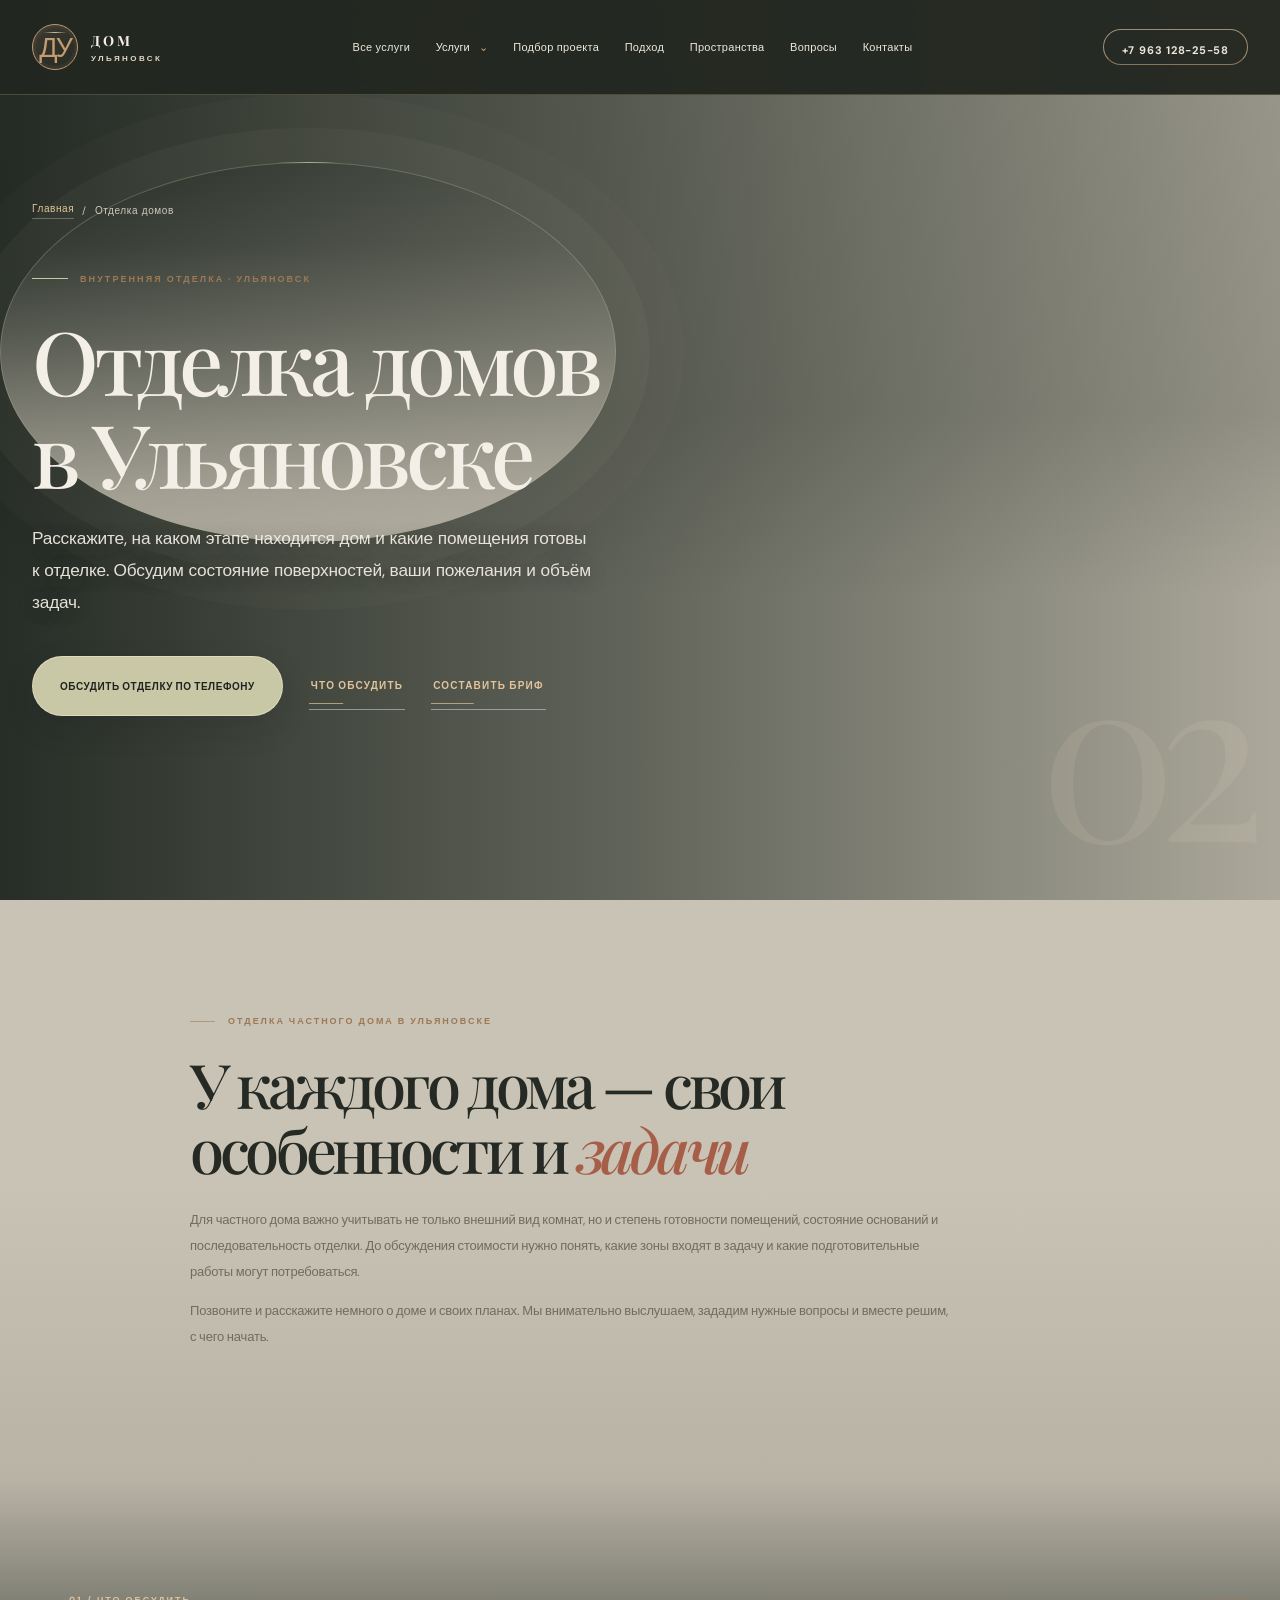
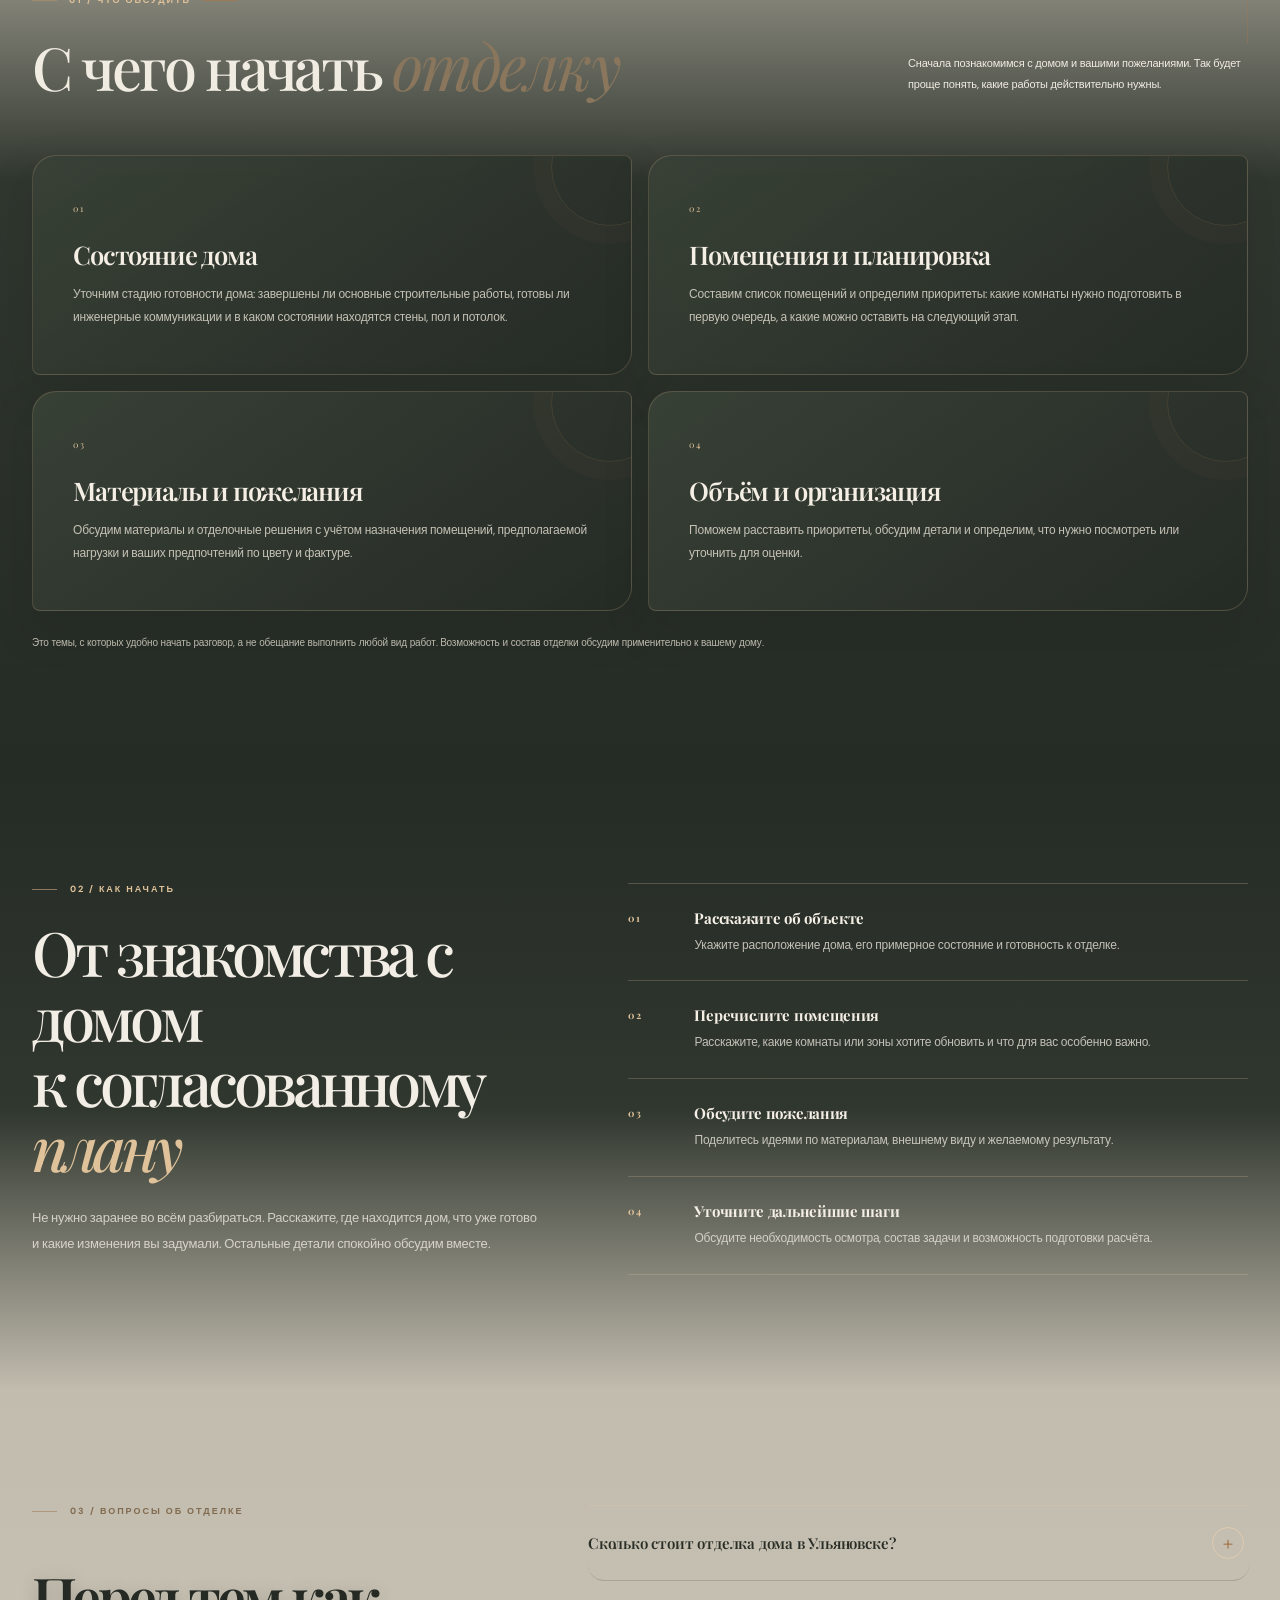
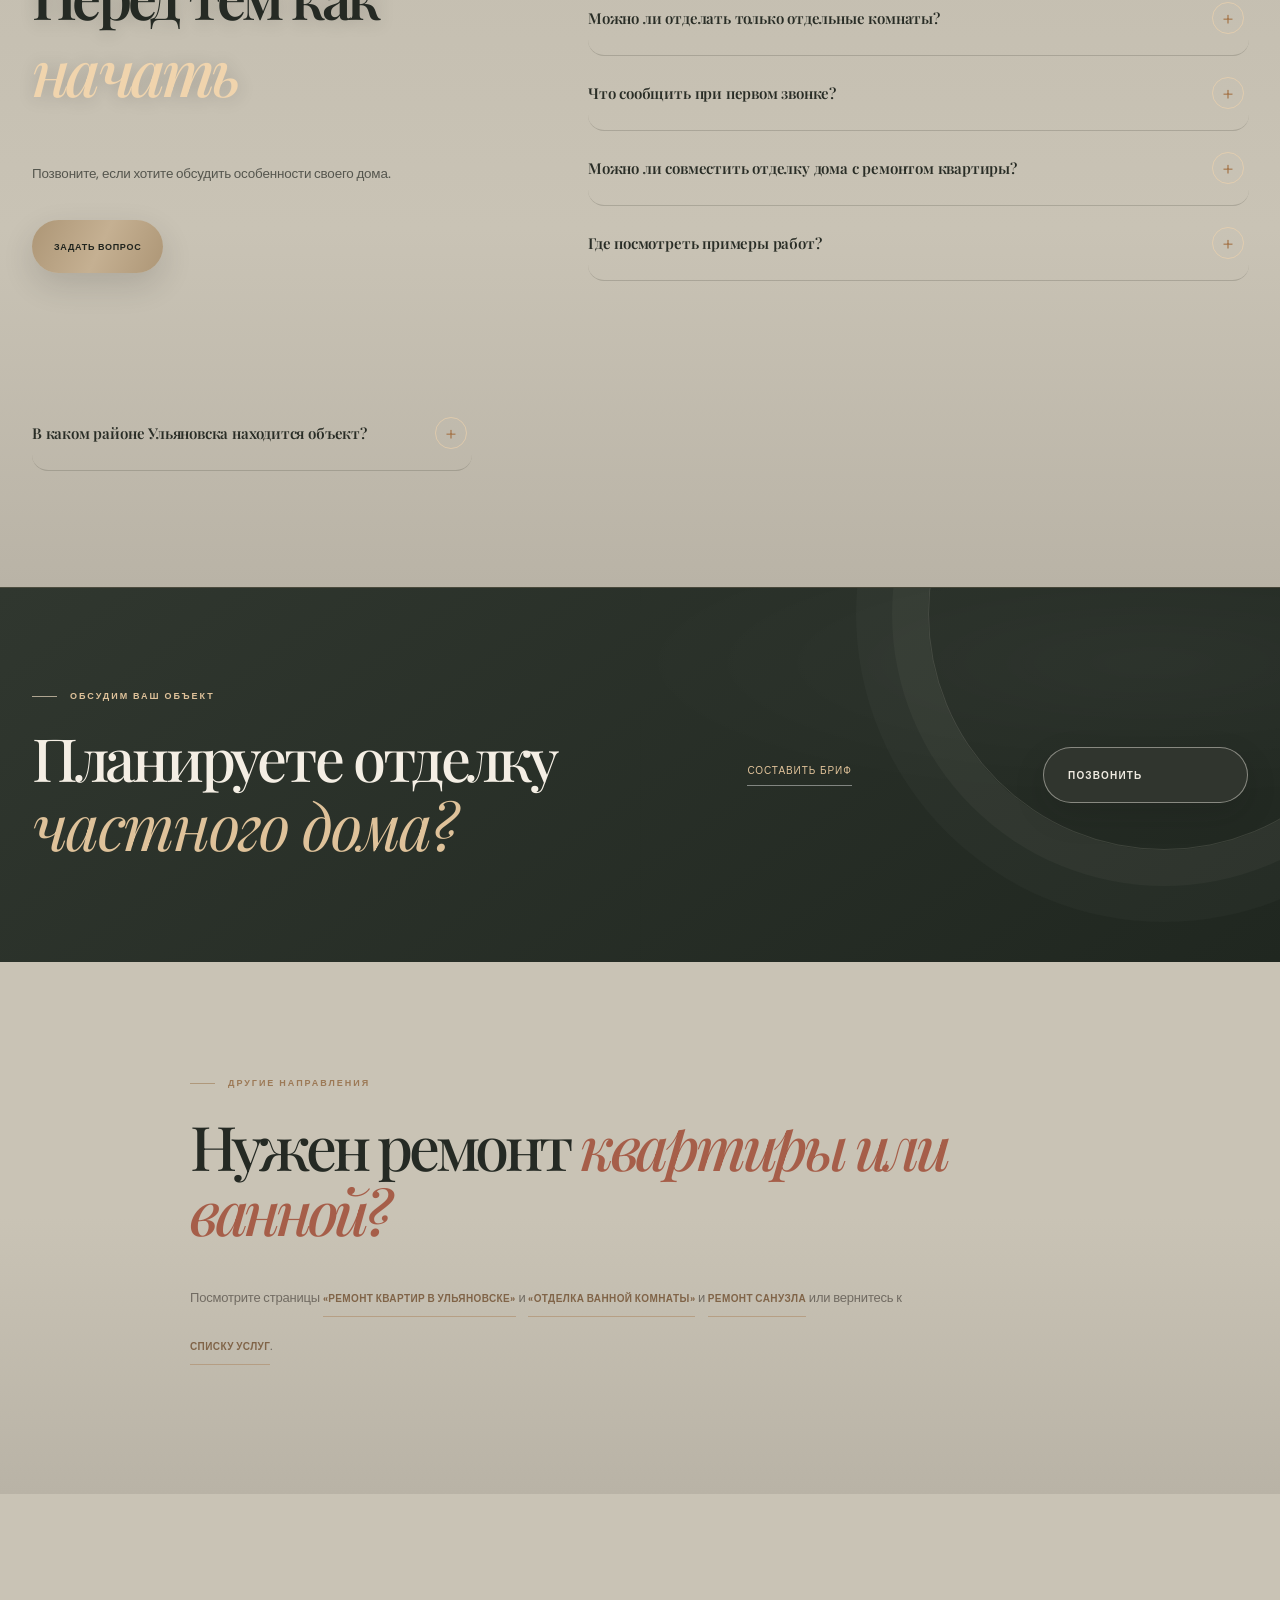
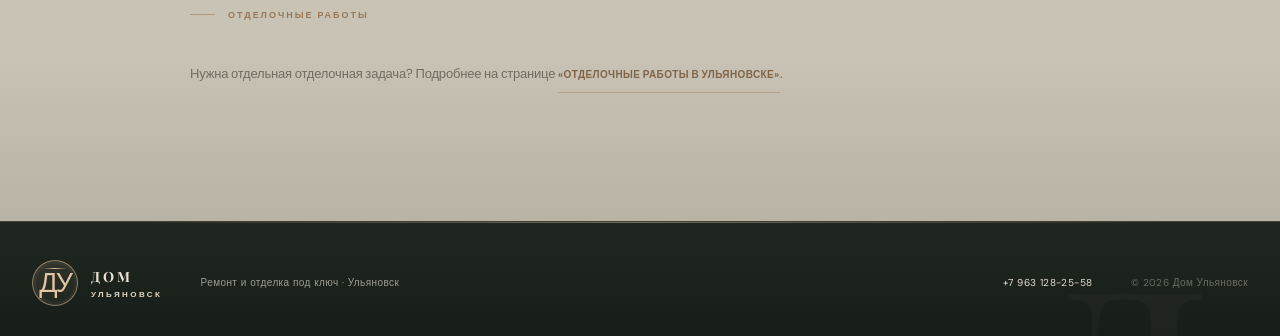
<file: otdelka-domov.html>
<!doctype html>
<html lang="ru">
<head>
<meta charset="utf-8"><meta name="viewport" content="width=device-width, initial-scale=1"><meta name="theme-color" content="#242522">
<title>Внутренняя отделка частных домов в Ульяновске — Дом Ульяновск</title>
<meta name="description" content="Внутренняя отделка частного дома в Ульяновске: обсудим состояние помещений, материалы, объём работ и дальнейшие шаги.">
<link rel="canonical" href="https://marcostavar24633-cyber.github.io/remont/otdelka-domov.html">
<meta property="og:type" content="website"><meta property="og:locale" content="ru_RU"><meta property="og:site_name" content="Дом Ульяновск">
<meta property="og:title" content="Внутренняя отделка частных домов в Ульяновске — Дом Ульяновск"><meta property="og:description" content="Внутренняя отделка частного дома в Ульяновске: обсудим состояние помещений, материалы, объём работ и дальнейшие шаги.">
<meta property="og:url" content="https://marcostavar24633-cyber.github.io/remont/otdelka-domov.html"><meta property="og:image" content="https://images.unsplash.com/photo-1600607687939-ce8a6c25118c?auto=format&amp;fit=crop&amp;w=1200&amp;h=630&amp;q=85"><meta property="og:image:alt" content="Пример интерьера частного дома">
<meta name="twitter:card" content="summary_large_image"><meta name="twitter:title" content="Внутренняя отделка частных домов в Ульяновске — Дом Ульяновск"><meta name="twitter:description" content="Внутренняя отделка частного дома в Ульяновске: обсудим состояние помещений, материалы, объём работ и дальнейшие шаги."><meta name="twitter:image" content="https://images.unsplash.com/photo-1600607687939-ce8a6c25118c?auto=format&amp;fit=crop&amp;w=1200&amp;h=630&amp;q=85"><meta name="twitter:image:alt" content="Пример интерьера частного дома">
<script type="application/ld+json">
{
  "@context": "https://schema.org",
  "@type": "Service",
  "name": "Отделка домов в Ульяновске",
  "serviceType": "Внутренняя отделка частных домов",
  "areaServed": {
    "@type": "City",
    "name": "Ульяновск"
  },
  "provider": {
    "@id": "https://marcostavar24633-cyber.github.io/remont/#business"
  },
  "url": "https://marcostavar24633-cyber.github.io/remont/otdelka-domov.html",
  "@id": "https://marcostavar24633-cyber.github.io/remont/otdelka-domov.html#service"
}
  </script>
<meta name="format-detection" content="telephone=no"><link rel="icon" href="favicon.svg" type="image/svg+xml">
<link rel="preconnect" href="https://images.unsplash.com"><link rel="preconnect" href="https://fonts.googleapis.com"><link rel="preconnect" href="https://fonts.gstatic.com" crossorigin><link href="https://fonts.googleapis.com/css2?family=DM+Sans:wght@400;500;600;700;800&family=Playfair+Display:ital,wght@0,400;0,500;0,600;1,400;1,500&display=swap" rel="stylesheet"><link rel="preload" as="image" href="https://images.unsplash.com/photo-1600607687939-ce8a6c25118c?auto=format&amp;fit=crop&amp;w=1600&amp;q=80" media="(min-width: 801px)" fetchpriority="high">
<link rel="preload" as="image" href="https://images.unsplash.com/photo-1600607687939-ce8a6c25118c?auto=format&amp;fit=crop&amp;w=900&amp;q=75" media="(max-width: 800px)" fetchpriority="high">
<link rel="stylesheet" href="styles.css">
    <link rel="stylesheet" href="styles-components.css">
    <link rel="stylesheet" href="styles-luxury.css">
    <link rel="stylesheet" href="styles-cinematic-hero.css">
    <link rel="stylesheet" href="styles-cinematic-sections.css">
<script type="application/ld+json">
{
  "@context": "https://schema.org",
  "@type": "BreadcrumbList",
  "itemListElement": [
    {
      "@type": "ListItem",
      "position": 1,
      "name": "Главная",
      "item": "https://marcostavar24633-cyber.github.io/remont/"
    },
    {
      "@type": "ListItem",
      "position": 2,
      "name": "Отделка домов в Ульяновске",
      "item": "https://marcostavar24633-cyber.github.io/remont/otdelka-domov.html"
    }
  ]
}
  </script>

<script type="application/ld+json">
{
  "@context": "https://schema.org",
  "@type": "FAQPage",
  "mainEntity": [
    {
      "@type": "Question",
      "name": "Сколько стоит отделка дома в Ульяновске?",
      "acceptedAnswer": {
        "@type": "Answer",
        "text": "Цена зависит от состояния дома, площади, материалов и объёма отделки. Чтобы рассчитать её не наугад, сначала обсудим ваш дом и уточним, что именно нужно сделать."
      }
    },
    {
      "@type": "Question",
      "name": "Можно ли отделать только отдельные комнаты?",
      "acceptedAnswer": {
        "@type": "Answer",
        "text": "Да, можно начать с одной или нескольких комнат. Расскажите, что хочется обновить, и мы обсудим возможный объём работ."
      }
    },
    {
      "@type": "Question",
      "name": "Что сообщить при первом звонке?",
      "acceptedAnswer": {
        "@type": "Answer",
        "text": "Расскажите, где находится дом, какие комнаты хочется обновить и каким вы видите результат. Если есть фотографии, можете показать их — так будет проще понять ваши пожелания."
      }
    },
    {
      "@type": "Question",
      "name": "Можно ли совместить отделку дома с ремонтом квартиры?",
      "acceptedAnswer": {
        "@type": "Answer",
        "text": "Это разные объекты и задачи. Если вам также нужен ремонт квартиры, ознакомьтесь со страницей ремонт квартир в Ульяновске ."
      }
    },
    {
      "@type": "Question",
      "name": "Где посмотреть примеры работ?",
      "acceptedAnswer": {
        "@type": "Answer",
        "text": "Сейчас на сайте фотографии-примеры для вдохновения, а не наши готовые объекты. Реальные работы покажем отдельно, когда появятся фотографии."
      }
    },
    {
      "@type": "Question",
      "name": "В каком районе Ульяновска находится объект?",
      "acceptedAnswer": {
        "@type": "Answer",
        "text": "Назовите район Ульяновска и немного расскажите о доме. Обсудим, чем сможем помочь и что лучше сделать дальше."
      }
    }
  ]
}
</script>
</head>
<body id="top" class="service-page page-domov">
<a class="skip-link" href="#main">Перейти к содержимому</a>
<header class="header"><div class="container nav">
<a class="brand" href="index.html#top" aria-label="Дом Ульяновск — на главную"><span class="brand-mark">ДУ</span><span><b>ДОМ</b><small>УЛЬЯНОВСК</small></span></a>
<nav class="desktop-nav" aria-label="Основная навигация">
 
 <a href="uslugi.html">Все услуги</a>
 <div class="nav-dropdown"><button class="nav-dropdown-toggle" type="button" aria-haspopup="true" aria-expanded="false" aria-controls="service-menu">Услуги <span aria-hidden="true">⌄</span></button>
 <div class="nav-dropdown-menu" id="service-menu"><a href="remont-kvartir.html"><span>01</span> Ремонт квартир</a><a href="otdelka-domov.html" aria-current="page"><span>02</span> Отделка домов</a><a href="otdelka-vannoy.html"><span>03</span> Отделка ванной</a><a href="remont-sanuzla.html"><span>04</span> Ремонт санузла</a><a href="otdelochnye-raboty.html"><span>05</span> Отделочные работы</a></div></div>
 <a href="index.html#project-studio">Подбор проекта</a><a href="index.html#approach">Подход</a><a href="index.html#portfolio">Пространства</a><a href="#faq">Вопросы</a><a href="index.html#contacts">Контакты</a></nav>
<a class="header-phone" href="tel:+79631282558">+7 963 128-25-58</a><button class="menu-toggle" type="button" aria-label="Открыть меню" aria-controls="mobile-navigation" aria-expanded="false"><span></span><span></span></button>
</div><nav class="mobile-nav" id="mobile-navigation" aria-label="Мобильная навигация">
 
 <a href="uslugi.html">Все услуги</a>
 <div class="mobile-nav-group"><button class="mobile-nav-group-toggle" type="button" aria-expanded="false" aria-controls="mobile-service-links">Услуги <span aria-hidden="true">＋</span></button>
 <div class="mobile-service-links" id="mobile-service-links"><a href="remont-kvartir.html">Ремонт квартир</a><a href="otdelka-domov.html" aria-current="page">Отделка домов</a><a href="otdelka-vannoy.html">Отделка ванной</a><a href="remont-sanuzla.html">Ремонт санузла</a><a href="otdelochnye-raboty.html">Отделочные работы</a></div></div>
 <a href="index.html#approach">Подход</a><a href="index.html#portfolio">Пространства</a><a href="#faq">Вопросы</a><a href="index.html#contacts">Контакты</a><a class="mobile-nav-call" href="tel:+79631282558">Позвонить · +7 963 128-25-58 </a></nav></header>
<main id="main">
<section class="service-hero"><div class="service-hero-image" role="img" aria-label="Пример интерьера частного дома"></div><div class="service-hero-shade"></div><div class="container service-hero-content">
<nav class="breadcrumbs" aria-label="Хлебные крошки"><a href="index.html">Главная</a><span> / </span><span aria-current="page">Отделка домов</span></nav>
<p class="eyebrow"><span></span> ВНУТРЕННЯЯ ОТДЕЛКА · УЛЬЯНОВСК</p><h1>Отделка домов<br>в Ульяновске</h1>
<p class="hero-lead">Расскажите, на каком этапе находится дом и какие помещения готовы к отделке. Обсудим состояние поверхностей, ваши пожелания и объём задач.</p>
<div class="hero-actions"><a class="button button-accent" href="tel:+79631282558">Обсудить отделку по телефону</a><a class="text-link" href="#what-includes">Что обсудить </a><a class="text-link" href="index.html?object=%D0%A7%D0%B0%D1%81%D1%82%D0%BD%D1%8B%D0%B9%20%D0%B4%D0%BE%D0%BC#project-studio">Составить бриф </a></div>
</div></section>
<section class="section-pad service-detail-intro"><div class="container detail-narrow"><p class="section-kicker">ОТДЕЛКА ЧАСТНОГО ДОМА В УЛЬЯНОВСКЕ</p>
<h2>У каждого дома — свои особенности и <em>задачи</em></h2>
<p>Для частного дома важно учитывать не только внешний вид комнат, но и степень готовности помещений, состояние оснований и последовательность отделки. До обсуждения стоимости нужно понять, какие зоны входят в задачу и какие подготовительные работы могут потребоваться.</p>
<p>Позвоните и расскажите немного о доме и своих планах. Мы внимательно выслушаем, зададим нужные вопросы и вместе решим, с чего начать.</p></div></section>
<section class="section-pad service-detail-list" id="what-includes"><div class="container"><div class="section-heading"><div><p class="section-kicker">01 / ЧТО ОБСУДИТЬ</p><h2>С чего начать <em>отделку</em></h2></div><p>Сначала познакомимся с домом и вашими пожеланиями. Так будет проще понять, какие работы действительно нужны.</p></div>
<div class="detail-grid">
<article class="detail-card"><span>01</span><h3>Состояние дома</h3><p>Уточним стадию готовности дома: завершены ли основные строительные работы, готовы ли инженерные коммуникации и в каком состоянии находятся стены, пол и потолок.</p></article>
<article class="detail-card"><span>02</span><h3>Помещения и планировка</h3><p>Составим список помещений и определим приоритеты: какие комнаты нужно подготовить в первую очередь, а какие можно оставить на следующий этап.</p></article>
<article class="detail-card"><span>03</span><h3>Материалы и пожелания</h3><p>Обсудим материалы и отделочные решения с учётом назначения помещений, предполагаемой нагрузки и ваших предпочтений по цвету и фактуре.</p></article>
<article class="detail-card"><span>04</span><h3>Объём и организация</h3><p>Поможем расставить приоритеты, обсудим детали и определим, что нужно посмотреть или уточнить для оценки.</p></article></div>
<p class="detail-disclaimer">Это темы, с которых удобно начать разговор, а не обещание выполнить любой вид работ. Возможность и состав отделки обсудим применительно к вашему дому.</p></div></section>
<section class="section-pad service-detail-process"><div class="container process-grid"><div><p class="section-kicker">02 / КАК НАЧАТЬ</p><h2>От знакомства с домом<br>к согласованному <em>плану</em></h2><p class="detail-copy">Не нужно заранее во всём разбираться. Расскажите, где находится дом, что уже готово и какие изменения вы задумали. Остальные детали спокойно обсудим вместе.</p></div>
<ol class="detail-steps">
<li><b>01</b><div><h3>Расскажите об объекте</h3><p>Укажите расположение дома, его примерное состояние и готовность к отделке.</p></div></li>
<li><b>02</b><div><h3>Перечислите помещения</h3><p>Расскажите, какие комнаты или зоны хотите обновить и что для вас особенно важно.</p></div></li>
<li><b>03</b><div><h3>Обсудите пожелания</h3><p>Поделитесь идеями по материалам, внешнему виду и желаемому результату.</p></div></li>
<li><b>04</b><div><h3>Уточните дальнейшие шаги</h3><p>Обсудите необходимость осмотра, состав задачи и возможность подготовки расчёта.</p></div></li>
</ol></div></section>
<section class="section-pad service-detail-faq" id="faq"><div class="container faq-grid"><div class="faq-heading"><p class="section-kicker">03 / ВОПРОСЫ ОБ ОТДЕЛКЕ</p><h2>Перед тем как<br><em>начать</em></h2><p>Позвоните, если хотите обсудить особенности своего дома.</p><a class="button button-accent" href="tel:+79631282558">Задать вопрос</a></div>
<div class="faq-list">
<details class="faq-item"><summary>Сколько стоит отделка дома в Ульяновске?</summary><p>Цена зависит от состояния дома, площади, материалов и объёма отделки. Чтобы рассчитать её не наугад, сначала обсудим ваш дом и уточним, что именно нужно сделать.</p></details>
<details class="faq-item"><summary>Можно ли отделать только отдельные комнаты?</summary><p>Да, можно начать с одной или нескольких комнат. Расскажите, что хочется обновить, и мы обсудим возможный объём работ.</p></details>
<details class="faq-item"><summary>Что сообщить при первом звонке?</summary><p>Расскажите, где находится дом, какие комнаты хочется обновить и каким вы видите результат. Если есть фотографии, можете показать их — так будет проще понять ваши пожелания.</p></details>
<details class="faq-item"><summary>Можно ли совместить отделку дома с ремонтом квартиры?</summary><p>Это разные объекты и задачи. Если вам также нужен ремонт квартиры, ознакомьтесь со страницей <a href="remont-kvartir.html">ремонт квартир в Ульяновске</a>.</p></details>
<details class="faq-item"><summary>Где посмотреть примеры работ?</summary><p>Сейчас на сайте фотографии-примеры для вдохновения, а не наши готовые объекты. Реальные работы покажем отдельно, когда появятся фотографии.</p></details>
</div><details class="faq-item"><summary>В каком районе Ульяновска находится объект?</summary><p>Назовите район Ульяновска и немного расскажите о доме. Обсудим, чем сможем помочь и что лучше сделать дальше.</p></details>
</div></section>
<section class="cta-band"><div class="container cta-inner"><div><p class="section-kicker">ОБСУДИМ ВАШ ОБЪЕКТ</p><h2>Планируете отделку<br><em>частного дома?</em></h2></div><a class="text-link" href="index.html?object=%D0%A7%D0%B0%D1%81%D1%82%D0%BD%D1%8B%D0%B9%20%D0%B4%D0%BE%D0%BC#project-studio">Составить бриф </a><a class="button button-light" href="tel:+79631282558">Позвонить</a></div></section>
<section class="section-pad service-detail-intro"><div class="container detail-narrow"><p class="section-kicker">ДРУГИЕ НАПРАВЛЕНИЯ</p><h2>Нужен ремонт <em>квартиры или ванной?</em></h2><p>Посмотрите страницы <a class="service-more" href="remont-kvartir.html">«Ремонт квартир в Ульяновске» </a> и <a class="service-more" href="otdelka-vannoy.html">«Отделка ванной комнаты» </a> и <a class="service-more" href="remont-sanuzla.html">ремонт санузла </a> или вернитесь к <a class="service-more" href="index.html#services">списку услуг </a>.</p></div></section>
<section class="section-pad service-detail-intro"><div class="container detail-narrow"><p class="section-kicker">ОТДЕЛОЧНЫЕ РАБОТЫ</p><p>Нужна отдельная отделочная задача? Подробнее на странице <a class="service-more" href="otdelochnye-raboty.html">«Отделочные работы в Ульяновске» </a>.</p></div></section>
</main>
<a class="mobile-call" href="tel:+79631282558" aria-label="Позвонить в Дом Ульяновск">Позвонить </a>
<footer class="footer"><div class="container footer-inner"><a class="brand brand-footer" href="index.html#top"><span class="brand-mark">ДУ</span><span><b>ДОМ</b><small>УЛЬЯНОВСК</small></span></a><span>Ремонт и отделка под ключ · Ульяновск</span><a href="tel:+79631282558">+7 963 128-25-58</a><span class="copyright">© <span id="year"></span> Дом Ульяновск</span></div></footer>
<script src="script.js"></script></body></html>
</file>
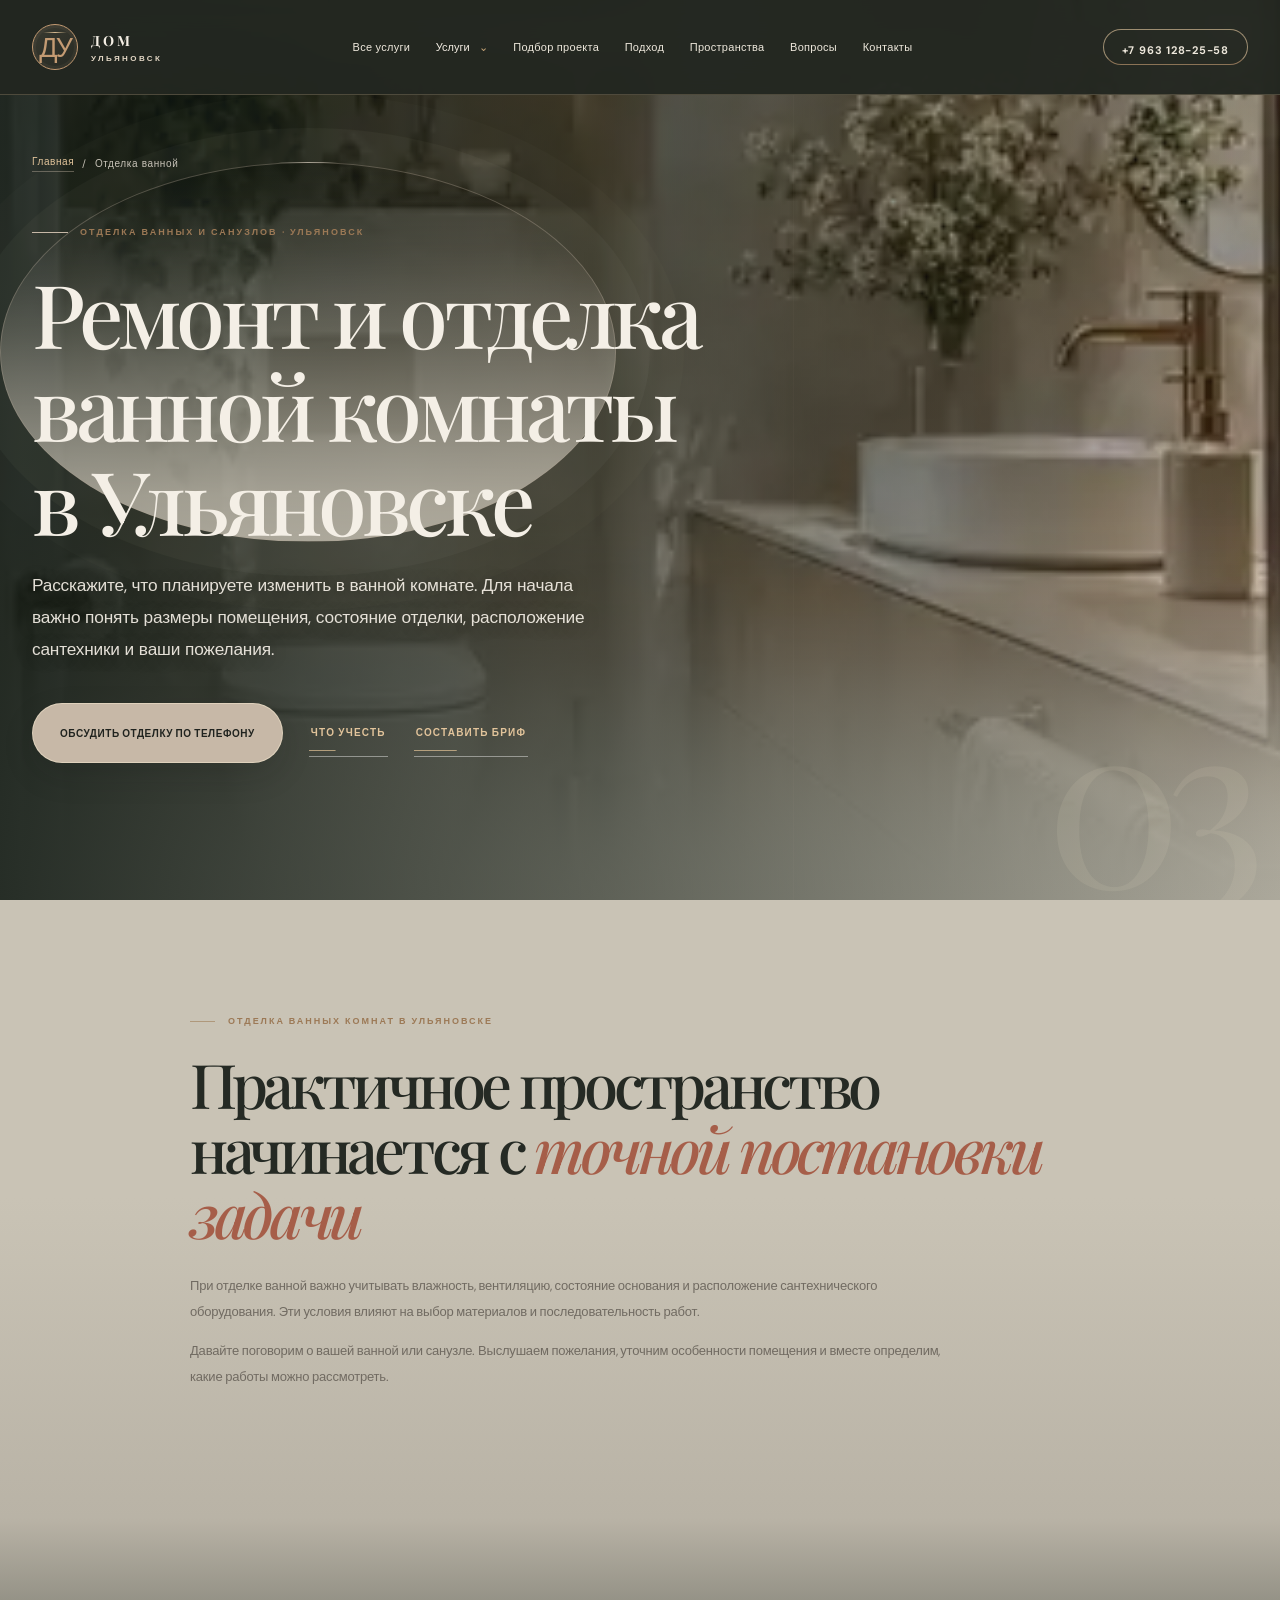
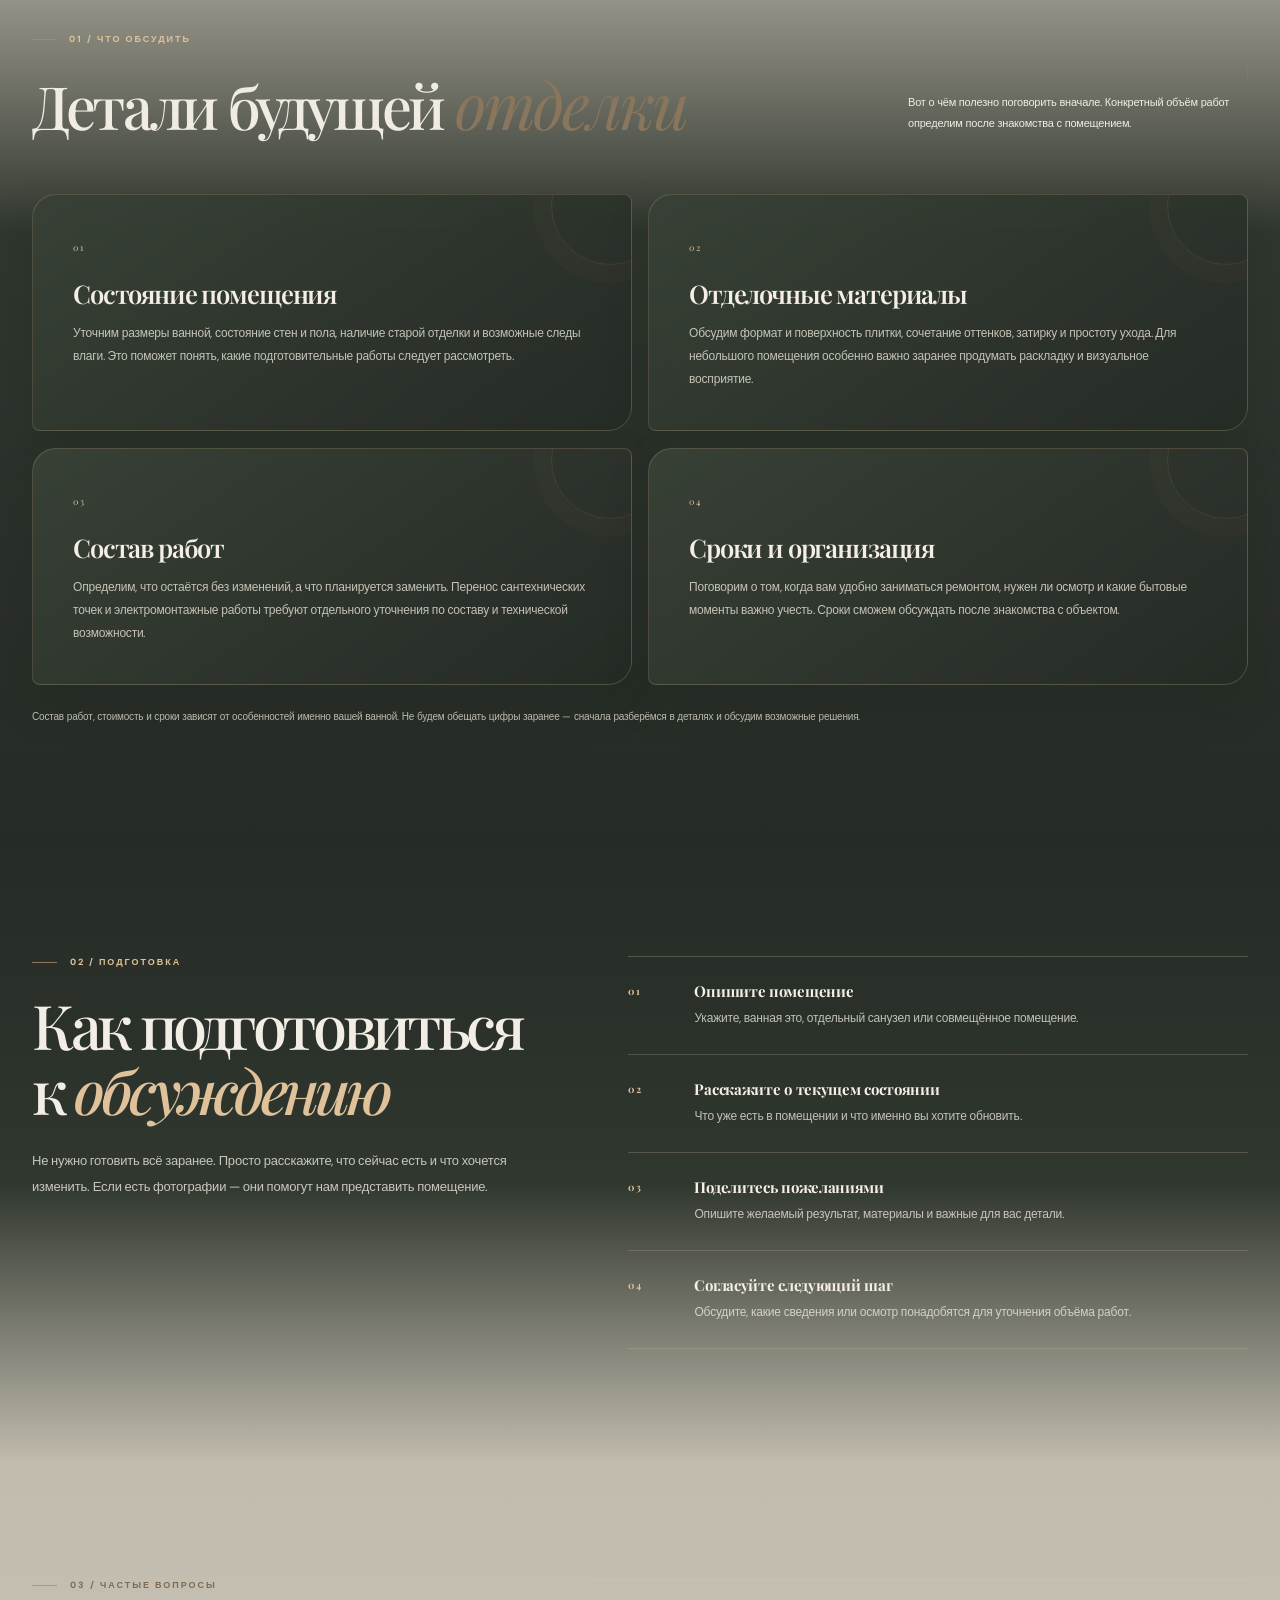
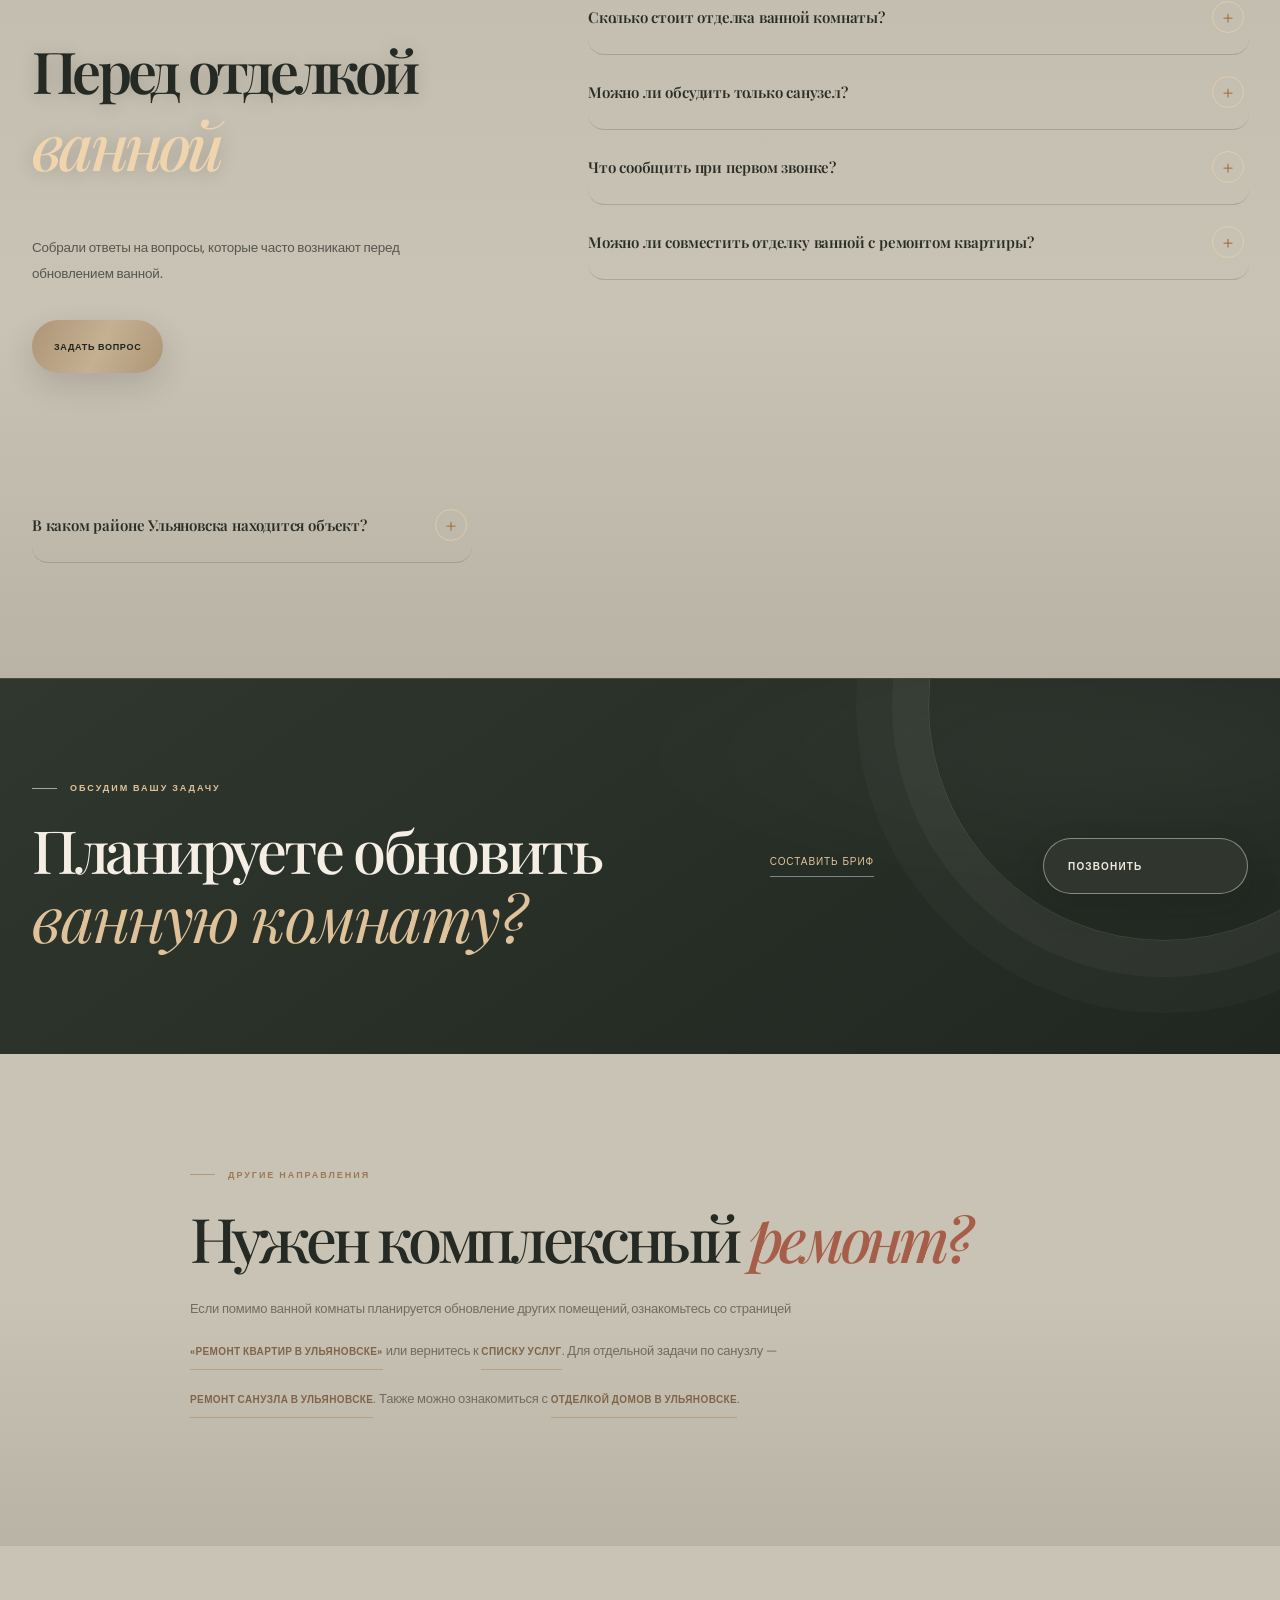
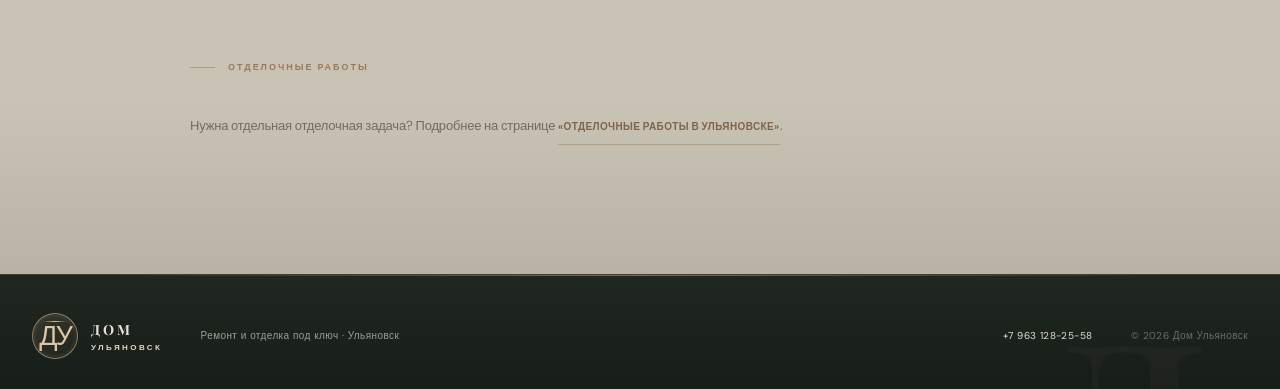
<file: otdelka-vannoy.html>
<!doctype html>
<html lang="ru">
<head>
<meta charset="utf-8"><meta name="viewport" content="width=device-width, initial-scale=1"><meta name="theme-color" content="#242522">
<title>Ремонт ванной комнаты в Ульяновске — Дом Ульяновск</title>
<meta name="description" content="Ремонт и отделка ванной комнаты в Ульяновске: обсудим состояние помещения, материалы, состав работ и исходные данные для расчёта.">
<link rel="canonical" href="https://marcostavar24633-cyber.github.io/remont/otdelka-vannoy.html">
<meta property="og:type" content="website"><meta property="og:locale" content="ru_RU"><meta property="og:site_name" content="Дом Ульяновск">
<meta property="og:title" content="Ремонт ванной комнаты в Ульяновске — Дом Ульяновск"><meta property="og:description" content="Ремонт и отделка ванной комнаты в Ульяновске: обсудим состояние помещения, материалы, состав работ и исходные данные для расчёта.">
<meta property="og:url" content="https://marcostavar24633-cyber.github.io/remont/otdelka-vannoy.html"><meta property="og:image" content="https://images.unsplash.com/photo-1600566753086-00f18fb6b3ea?auto=format&amp;fit=crop&amp;w=1200&amp;h=630&amp;q=85"><meta property="og:image:alt" content="Пример интерьера ванной комнаты">
<meta name="twitter:card" content="summary_large_image"><meta name="twitter:title" content="Ремонт ванной комнаты в Ульяновске — Дом Ульяновск"><meta name="twitter:description" content="Ремонт и отделка ванной комнаты в Ульяновске: обсудим состояние помещения, материалы, состав работ и исходные данные для расчёта."><meta name="twitter:image" content="https://images.unsplash.com/photo-1600566753086-00f18fb6b3ea?auto=format&amp;fit=crop&amp;w=1200&amp;h=630&amp;q=85"><meta name="twitter:image:alt" content="Пример интерьера ванной комнаты">
<script type="application/ld+json">
{
  "@context": "https://schema.org",
  "@type": "Service",
  "name": "Отделка ванной комнаты в Ульяновске",
  "serviceType": "Отделка ванных комнат и санузлов",
  "areaServed": {
    "@type": "City",
    "name": "Ульяновск"
  },
  "provider": {
    "@id": "https://marcostavar24633-cyber.github.io/remont/#business"
  },
  "url": "https://marcostavar24633-cyber.github.io/remont/otdelka-vannoy.html",
  "@id": "https://marcostavar24633-cyber.github.io/remont/otdelka-vannoy.html#service"
}
  </script>
<meta name="format-detection" content="telephone=no"><link rel="icon" href="favicon.svg" type="image/svg+xml">
<link rel="preconnect" href="https://images.unsplash.com"><link rel="preconnect" href="https://fonts.googleapis.com"><link rel="preconnect" href="https://fonts.gstatic.com" crossorigin><link href="https://fonts.googleapis.com/css2?family=DM+Sans:wght@400;500;600;700;800&family=Playfair+Display:ital,wght@0,400;0,500;0,600;1,400;1,500&display=swap" rel="stylesheet"><link rel="preload" as="image" href="https://images.unsplash.com/photo-1600566753086-00f18fb6b3ea?auto=format&amp;fit=crop&amp;w=1600&amp;q=80" media="(min-width: 801px)" fetchpriority="high">
<link rel="preload" as="image" href="https://images.unsplash.com/photo-1600566753086-00f18fb6b3ea?auto=format&amp;fit=crop&amp;w=900&amp;q=75" media="(max-width: 800px)" fetchpriority="high">
<link rel="stylesheet" href="styles.css">
    <link rel="stylesheet" href="styles-components.css">
    <link rel="stylesheet" href="styles-luxury.css">
    <link rel="stylesheet" href="styles-cinematic-hero.css">
    <link rel="stylesheet" href="styles-cinematic-sections.css">
<script type="application/ld+json">
{
  "@context": "https://schema.org",
  "@type": "BreadcrumbList",
  "itemListElement": [
    {
      "@type": "ListItem",
      "position": 1,
      "name": "Главная",
      "item": "https://marcostavar24633-cyber.github.io/remont/"
    },
    {
      "@type": "ListItem",
      "position": 2,
      "name": "Отделка ванной комнаты в Ульяновске",
      "item": "https://marcostavar24633-cyber.github.io/remont/otdelka-vannoy.html"
    }
  ]
}
  </script>

<script type="application/ld+json">
{
  "@context": "https://schema.org",
  "@type": "FAQPage",
  "mainEntity": [
    {
      "@type": "Question",
      "name": "Сколько стоит отделка ванной комнаты?",
      "acceptedAnswer": {
        "@type": "Answer",
        "text": "Стоимость зависит от размеров ванной, её состояния, материалов и нужных работ. Сначала обсудим детали помещения, а затем можно будет подготовить расчёт."
      }
    },
    {
      "@type": "Question",
      "name": "Можно ли обсудить только санузел?",
      "acceptedAnswer": {
        "@type": "Answer",
        "text": "Да, можно обсудить только санузел. Расскажите, что хотите обновить, — уточним особенности помещения и возможные работы."
      }
    },
    {
      "@type": "Question",
      "name": "Что сообщить при первом звонке?",
      "acceptedAnswer": {
        "@type": "Answer",
        "text": "Расскажите, ванная у вас или совмещённый санузел, какие примерно размеры и что хочется изменить. Фотографии тоже будут полезны, если они есть."
      }
    },
    {
      "@type": "Question",
      "name": "Можно ли совместить отделку ванной с ремонтом квартиры?",
      "acceptedAnswer": {
        "@type": "Answer",
        "text": "Да, можно обсудить ванную вместе с другими комнатами. Посмотрите также страницу о ремонте квартир в Ульяновске."
      }
    },
    {
      "@type": "Question",
      "name": "В каком районе Ульяновска находится объект?",
      "acceptedAnswer": {
        "@type": "Answer",
        "text": "Назовите район Ульяновска и немного расскажите о помещении. Вместе обсудим, чем сможем помочь и что делать дальше."
      }
    }
  ]
}
</script>
</head>
<body id="top" class="service-page page-vannaya">
<a class="skip-link" href="#main">Перейти к содержимому</a>
<header class="header"><div class="container nav">
<a class="brand" href="index.html#top" aria-label="Дом Ульяновск — на главную"><span class="brand-mark">ДУ</span><span><b>ДОМ</b><small>УЛЬЯНОВСК</small></span></a>
<nav class="desktop-nav" aria-label="Основная навигация">
 <a href="uslugi.html">Все услуги</a>
 <div class="nav-dropdown"><button class="nav-dropdown-toggle" type="button" aria-haspopup="true" aria-expanded="false" aria-controls="service-menu">Услуги <span aria-hidden="true">⌄</span></button>
 <div class="nav-dropdown-menu" id="service-menu"><a href="remont-kvartir.html"><span>01</span> Ремонт квартир</a><a href="otdelka-domov.html"><span>02</span> Отделка домов</a><a href="otdelka-vannoy.html" aria-current="page"><span>03</span> Отделка ванной</a><a href="remont-sanuzla.html"><span>04</span> Ремонт санузла</a><a href="otdelochnye-raboty.html"><span>05</span> Отделочные работы</a></div></div>
 <a href="index.html#project-studio">Подбор проекта</a><a href="index.html#approach">Подход</a><a href="index.html#portfolio">Пространства</a><a href="#faq">Вопросы</a><a href="index.html#contacts">Контакты</a></nav>
<a class="header-phone" href="tel:+79631282558">+7 963 128-25-58</a><button class="menu-toggle" type="button" aria-label="Открыть меню" aria-controls="mobile-navigation" aria-expanded="false"><span></span><span></span></button>
</div><nav class="mobile-nav" id="mobile-navigation" aria-label="Мобильная навигация">
 <a href="uslugi.html">Все услуги</a>
 <div class="mobile-nav-group"><button class="mobile-nav-group-toggle" type="button" aria-expanded="false" aria-controls="mobile-service-links">Услуги <span aria-hidden="true">＋</span></button>
 <div class="mobile-service-links" id="mobile-service-links"><a href="remont-kvartir.html">Ремонт квартир</a><a href="otdelka-domov.html">Отделка домов</a><a href="otdelka-vannoy.html" aria-current="page">Отделка ванной</a><a href="remont-sanuzla.html">Ремонт санузла</a><a href="otdelochnye-raboty.html">Отделочные работы</a></div></div>
 <a href="index.html#approach">Подход</a><a href="index.html#portfolio">Пространства</a><a href="#faq">Вопросы</a><a href="index.html#contacts">Контакты</a><a class="mobile-nav-call" href="tel:+79631282558">Позвонить · +7 963 128-25-58 </a></nav></header>
<main id="main">
<section class="service-hero"><div class="service-hero-image" role="img" aria-label="Сгенерированный визуальный пример отделки ванной комнаты" style="background-image:url('assets/ai/interior-vannaya.webp')"></div><div class="service-hero-shade"></div><div class="container service-hero-content">
<nav class="breadcrumbs" aria-label="Хлебные крошки"><a href="index.html">Главная</a><span> / </span><span aria-current="page">Отделка ванной</span></nav>
<p class="eyebrow"><span></span> ОТДЕЛКА ВАННЫХ И САНУЗЛОВ · УЛЬЯНОВСК</p>
<h1>Ремонт и отделка ванной комнаты<br>в Ульяновске</h1>
<p class="hero-lead">Расскажите, что планируете изменить в ванной комнате. Для начала важно понять размеры помещения, состояние отделки, расположение сантехники и ваши пожелания.</p>
<div class="hero-actions"><a class="button button-accent" href="tel:+79631282558">Обсудить отделку по телефону</a><a class="text-link" href="#scope">Что учесть </a><a class="text-link" href="index.html?object=%D0%92%D0%B0%D0%BD%D0%BD%D0%B0%D1%8F%20%D0%BA%D0%BE%D0%BC%D0%BD%D0%B0%D1%82%D0%B0#project-studio">Составить бриф </a></div>
</div></section>
<section class="section-pad service-detail-intro"><div class="container detail-narrow">
<p class="section-kicker">ОТДЕЛКА ВАННЫХ КОМНАТ В УЛЬЯНОВСКЕ</p>
<h2>Практичное пространство начинается с <em>точной постановки задачи</em></h2>
<p>При отделке ванной важно учитывать влажность, вентиляцию, состояние основания и расположение сантехнического оборудования. Эти условия влияют на выбор материалов и последовательность работ.</p>
<p>Давайте поговорим о вашей ванной или санузле. Выслушаем пожелания, уточним особенности помещения и вместе определим, какие работы можно рассмотреть.</p>
</div></section>
<section class="section-pad service-detail-list" id="scope"><div class="container">
<div class="section-heading"><div><p class="section-kicker">01 / ЧТО ОБСУДИТЬ</p><h2>Детали будущей <em>отделки</em></h2></div><p>Вот о чём полезно поговорить вначале. Конкретный объём работ определим после знакомства с помещением.</p></div>
<div class="detail-grid">
<article class="detail-card"><span>01</span><h3>Состояние помещения</h3><p>Уточним размеры ванной, состояние стен и пола, наличие старой отделки и возможные следы влаги. Это поможет понять, какие подготовительные работы следует рассмотреть.</p></article>
<article class="detail-card"><span>02</span><h3>Отделочные материалы</h3><p>Обсудим формат и поверхность плитки, сочетание оттенков, затирку и простоту ухода. Для небольшого помещения особенно важно заранее продумать раскладку и визуальное восприятие.</p></article>
<article class="detail-card"><span>03</span><h3>Состав работ</h3><p>Определим, что остаётся без изменений, а что планируется заменить. Перенос сантехнических точек и электромонтажные работы требуют отдельного уточнения по составу и технической возможности.</p></article>
<article class="detail-card"><span>04</span><h3>Сроки и организация</h3><p>Поговорим о том, когда вам удобно заниматься ремонтом, нужен ли осмотр и какие бытовые моменты важно учесть. Сроки сможем обсуждать после знакомства с объектом.</p></article>
</div>
<p class="detail-disclaimer">Состав работ, стоимость и сроки зависят от особенностей именно вашей ванной. Не будем обещать цифры заранее — сначала разберёмся в деталях и обсудим возможные решения.</p>
</div></section>
<section class="section-pad service-detail-process"><div class="container process-grid">
<div><p class="section-kicker">02 / ПОДГОТОВКА</p><h2>Как подготовиться<br>к <em>обсуждению</em></h2><p class="detail-copy">Не нужно готовить всё заранее. Просто расскажите, что сейчас есть и что хочется изменить. Если есть фотографии — они помогут нам представить помещение.</p></div>
<ol class="detail-steps">
<li><b>01</b><div><h3>Опишите помещение</h3><p>Укажите, ванная это, отдельный санузел или совмещённое помещение.</p></div></li>
<li><b>02</b><div><h3>Расскажите о текущем состоянии</h3><p>Что уже есть в помещении и что именно вы хотите обновить.</p></div></li>
<li><b>03</b><div><h3>Поделитесь пожеланиями</h3><p>Опишите желаемый результат, материалы и важные для вас детали.</p></div></li>
<li><b>04</b><div><h3>Согласуйте следующий шаг</h3><p>Обсудите, какие сведения или осмотр понадобятся для уточнения объёма работ.</p></div></li>
</ol>
</div></section>
<section class="section-pad service-detail-faq" id="faq"><div class="container faq-grid">
<div class="faq-heading"><p class="section-kicker">03 / ЧАСТЫЕ ВОПРОСЫ</p><h2>Перед отделкой<br><em>ванной</em></h2><p>Собрали ответы на вопросы, которые часто возникают перед обновлением ванной.</p><a class="button button-accent" href="tel:+79631282558">Задать вопрос</a></div>
<div class="faq-list">
<details class="faq-item"><summary>Сколько стоит отделка ванной комнаты?</summary><p>Стоимость зависит от размеров ванной, её состояния, материалов и нужных работ. Сначала обсудим детали помещения, а затем можно будет подготовить расчёт.</p></details>
<details class="faq-item"><summary>Можно ли обсудить только санузел?</summary><p>Да, можно обсудить только санузел. Расскажите, что хотите обновить, — уточним особенности помещения и возможные работы.</p></details>
<details class="faq-item"><summary>Что сообщить при первом звонке?</summary><p>Расскажите, ванная у вас или совмещённый санузел, какие примерно размеры и что хочется изменить. Фотографии тоже будут полезны, если они есть.</p></details>
<details class="faq-item"><summary>Можно ли совместить отделку ванной с ремонтом квартиры?</summary><p>Можно обсудить несколько помещений в рамках одной задачи. Посмотрите также страницу <a href="remont-kvartir.html">ремонт квартир в Ульяновске</a>.</p></details>
</div>
<details class="faq-item"><summary>В каком районе Ульяновска находится объект?</summary><p>Назовите район Ульяновска и немного расскажите о помещении. Вместе обсудим, чем сможем помочь и что делать дальше.</p></details>
</div></section>
<section class="cta-band"><div class="container cta-inner"><div><p class="section-kicker">ОБСУДИМ ВАШУ ЗАДАЧУ</p><h2>Планируете обновить<br><em>ванную комнату?</em></h2></div><a class="text-link" href="index.html?object=%D0%92%D0%B0%D0%BD%D0%BD%D0%B0%D1%8F%20%D0%BA%D0%BE%D0%BC%D0%BD%D0%B0%D1%82%D0%B0#project-studio">Составить бриф </a><a class="button button-light" href="tel:+79631282558">Позвонить</a></div></section>
<section class="section-pad service-detail-intro"><div class="container detail-narrow"><p class="section-kicker">ДРУГИЕ НАПРАВЛЕНИЯ</p><h2>Нужен комплексный <em>ремонт?</em></h2><p>Если помимо ванной комнаты планируется обновление других помещений, ознакомьтесь со страницей <a class="service-more" href="remont-kvartir.html">«Ремонт квартир в Ульяновске» </a> или вернитесь к <a class="service-more" href="index.html#services">списку услуг </a>. Для отдельной задачи по санузлу — <a class="service-more" href="remont-sanuzla.html">ремонт санузла в Ульяновске </a>. Также можно ознакомиться с <a class="service-more" href="otdelka-domov.html">отделкой домов в Ульяновске </a>.</p></div></section>
<section class="section-pad service-detail-intro"><div class="container detail-narrow"><p class="section-kicker">ОТДЕЛОЧНЫЕ РАБОТЫ</p><p>Нужна отдельная отделочная задача? Подробнее на странице <a class="service-more" href="otdelochnye-raboty.html">«Отделочные работы в Ульяновске» </a>.</p></div></section>
</main>
<a class="mobile-call" href="tel:+79631282558" aria-label="Позвонить в Дом Ульяновск">Позвонить </a>
<footer class="footer"><div class="container footer-inner"><a class="brand brand-footer" href="index.html#top"><span class="brand-mark">ДУ</span><span><b>ДОМ</b><small>УЛЬЯНОВСК</small></span></a><span>Ремонт и отделка под ключ · Ульяновск</span><a href="tel:+79631282558">+7 963 128-25-58</a><span class="copyright">© <span id="year"></span> Дом Ульяновск</span></div></footer>
<script src="script.js"></script></body></html>
</file>
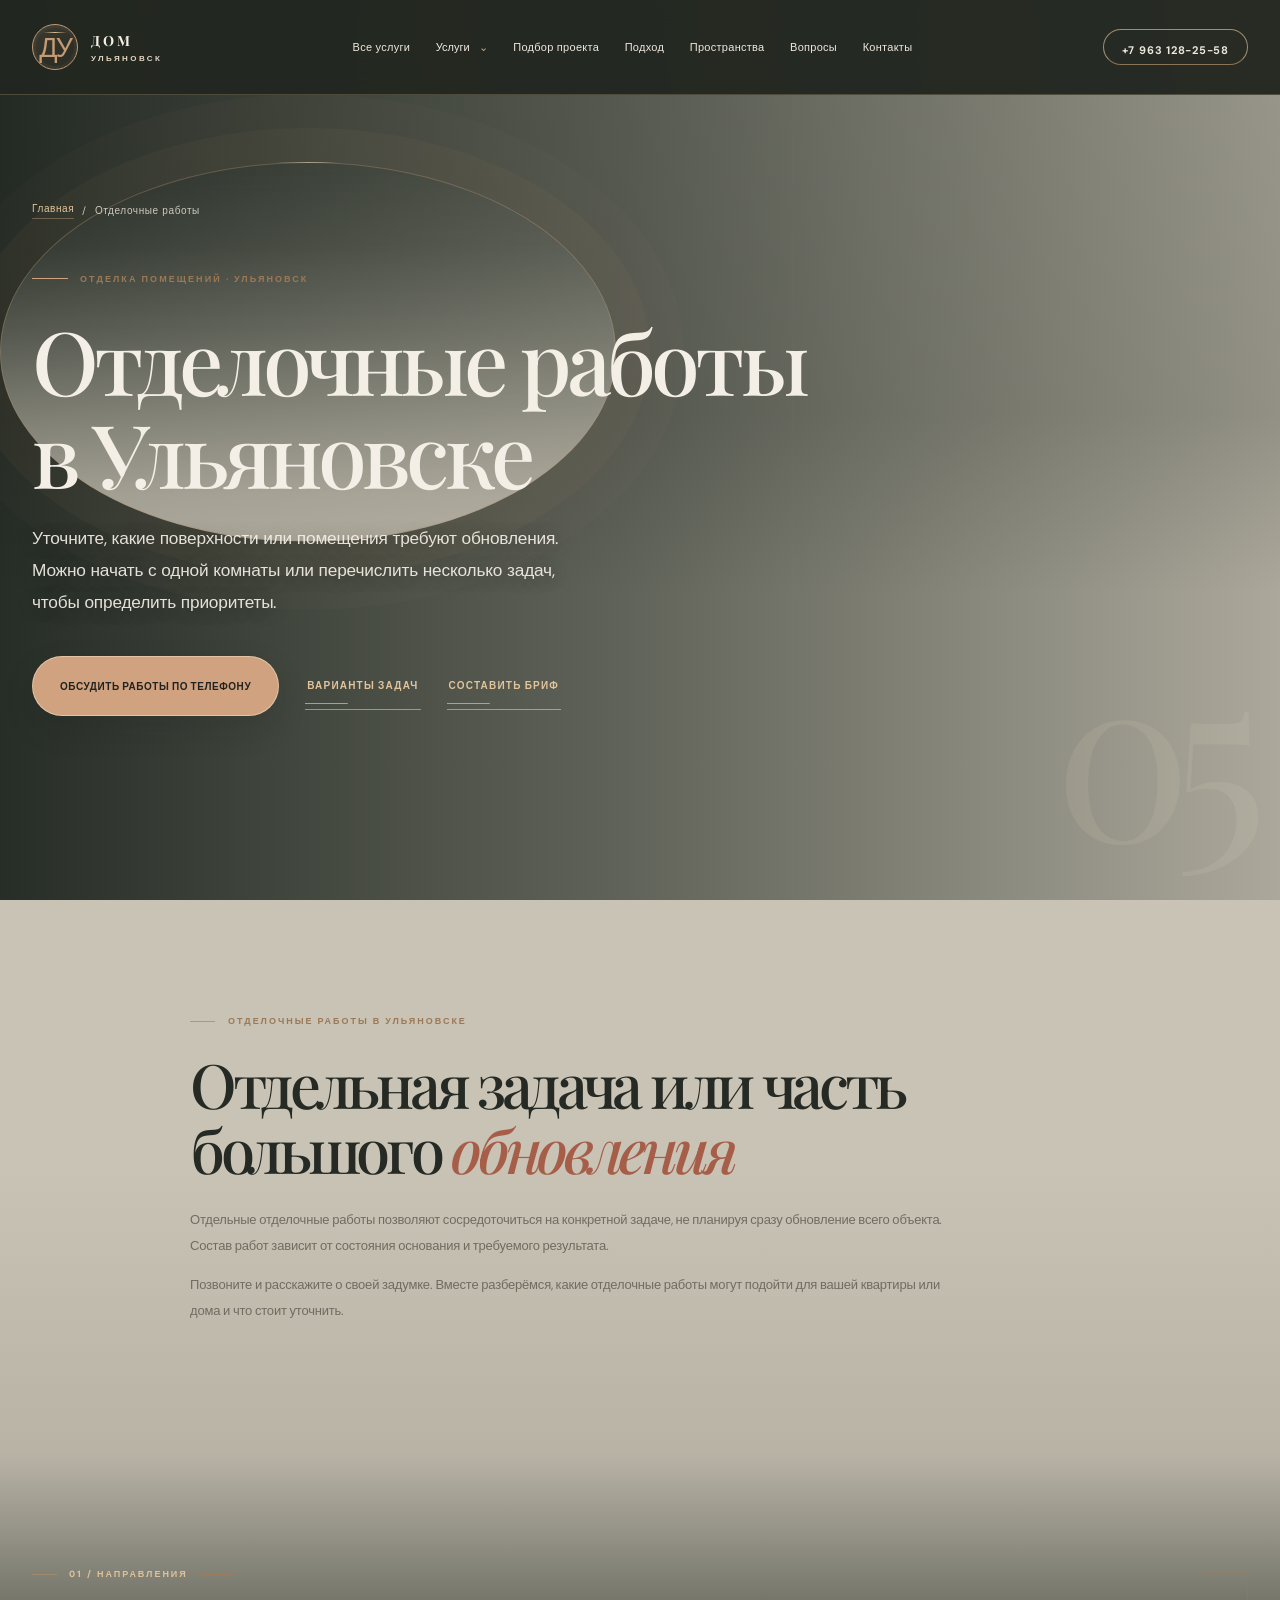
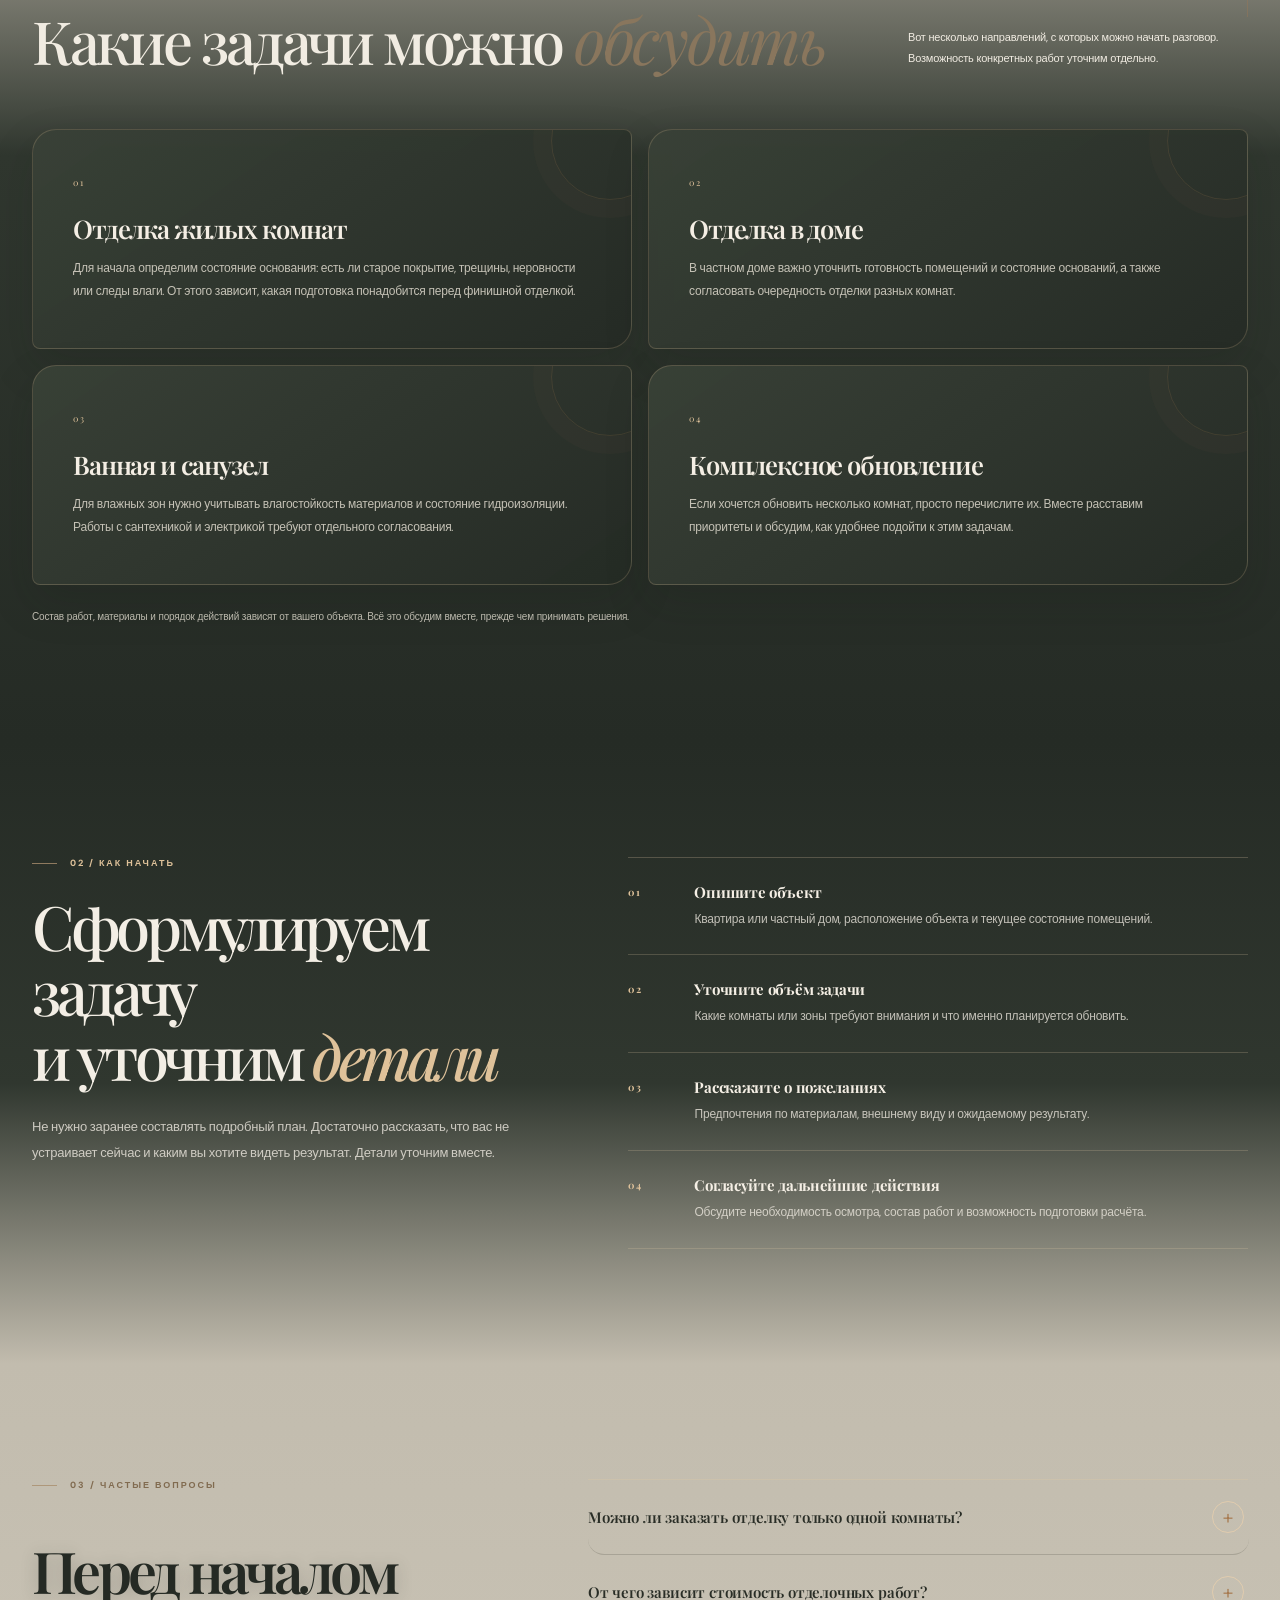
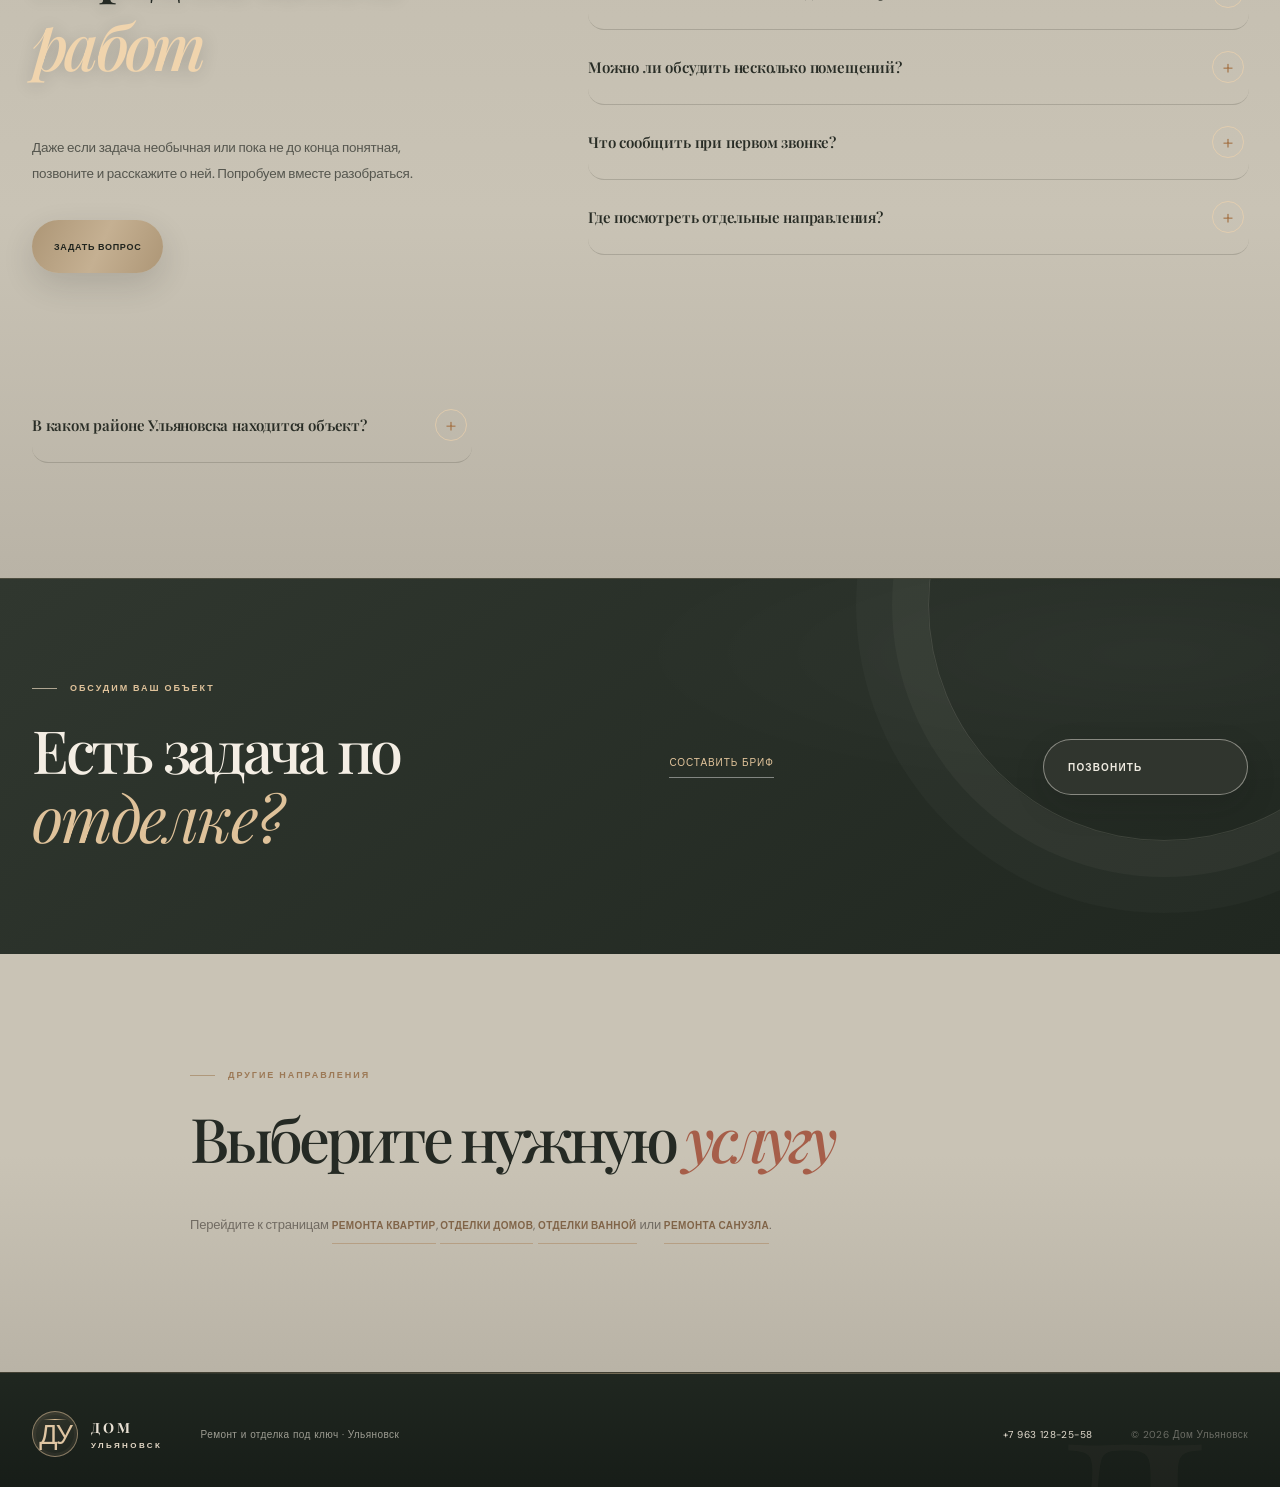
<file: otdelochnye-raboty.html>
<!doctype html>
<html lang="ru">
<head>
<meta charset="utf-8"><meta name="viewport" content="width=device-width, initial-scale=1"><meta name="theme-color" content="#242522">
<title>Отделочные работы в Ульяновске для квартир и домов — Дом Ульяновск</title>
<meta name="description" content="Отделочные работы в Ульяновске для квартир и частных домов. Обсудим отдельные помещения, состояние объекта и необходимый объём отделки.">
<link rel="canonical" href="https://marcostavar24633-cyber.github.io/remont/otdelochnye-raboty.html">
<meta property="og:type" content="website"><meta property="og:locale" content="ru_RU"><meta property="og:site_name" content="Дом Ульяновск">
<meta property="og:title" content="Отделочные работы в Ульяновске для квартир и домов — Дом Ульяновск"><meta property="og:description" content="Отделочные работы в Ульяновске для квартир и частных домов. Обсудим отдельные помещения, состояние объекта и необходимый объём отделки.">
<meta property="og:url" content="https://marcostavar24633-cyber.github.io/remont/otdelochnye-raboty.html"><meta property="og:image" content="https://images.unsplash.com/photo-1600607687920-4e2a09cf159d?auto=format&amp;fit=crop&amp;w=1200&amp;h=630&amp;q=85"><meta property="og:image:alt" content="Пример отделочных деталей интерьера">
<meta name="twitter:card" content="summary_large_image"><meta name="twitter:title" content="Отделочные работы в Ульяновске для квартир и домов — Дом Ульяновск"><meta name="twitter:description" content="Отделочные работы в Ульяновске для квартир и частных домов. Обсудим отдельные помещения, состояние объекта и необходимый объём отделки."><meta name="twitter:image" content="https://images.unsplash.com/photo-1600607687920-4e2a09cf159d?auto=format&amp;fit=crop&amp;w=1200&amp;h=630&amp;q=85"><meta name="twitter:image:alt" content="Пример отделочных деталей интерьера">
<script type="application/ld+json">
{
  "@context": "https://schema.org",
  "@type": "Service",
  "name": "Отделочные работы в Ульяновске",
  "serviceType": "Отделочные работы в жилых помещениях",
  "areaServed": {
    "@type": "City",
    "name": "Ульяновск"
  },
  "provider": {
    "@id": "https://marcostavar24633-cyber.github.io/remont/#business"
  },
  "url": "https://marcostavar24633-cyber.github.io/remont/otdelochnye-raboty.html",
  "@id": "https://marcostavar24633-cyber.github.io/remont/otdelochnye-raboty.html#service"
}
  </script>
<meta name="format-detection" content="telephone=no"><link rel="icon" href="favicon.svg" type="image/svg+xml">
<link rel="preconnect" href="https://images.unsplash.com"><link rel="preconnect" href="https://fonts.googleapis.com"><link rel="preconnect" href="https://fonts.gstatic.com" crossorigin><link href="https://fonts.googleapis.com/css2?family=DM+Sans:wght@400;500;600;700;800&family=Playfair+Display:ital,wght@0,400;0,500;0,600;1,400;1,500&display=swap" rel="stylesheet"><link rel="preload" as="image" href="https://images.unsplash.com/photo-1600607687920-4e2a09cf159d?auto=format&amp;fit=crop&amp;w=1600&amp;q=80" media="(min-width: 801px)" fetchpriority="high">
<link rel="preload" as="image" href="https://images.unsplash.com/photo-1600607687920-4e2a09cf159d?auto=format&amp;fit=crop&amp;w=900&amp;q=75" media="(max-width: 800px)" fetchpriority="high">
<link rel="stylesheet" href="styles.css">
    <link rel="stylesheet" href="styles-components.css">
    <link rel="stylesheet" href="styles-luxury.css">
    <link rel="stylesheet" href="styles-cinematic-hero.css">
    <link rel="stylesheet" href="styles-cinematic-sections.css">
<script type="application/ld+json">
{
  "@context": "https://schema.org",
  "@type": "BreadcrumbList",
  "itemListElement": [
    {
      "@type": "ListItem",
      "position": 1,
      "name": "Главная",
      "item": "https://marcostavar24633-cyber.github.io/remont/"
    },
    {
      "@type": "ListItem",
      "position": 2,
      "name": "Отделочные работы в Ульяновске",
      "item": "https://marcostavar24633-cyber.github.io/remont/otdelochnye-raboty.html"
    }
  ]
}
  </script>

<script type="application/ld+json">
{
  "@context": "https://schema.org",
  "@type": "FAQPage",
  "mainEntity": [
    {
      "@type": "Question",
      "name": "Можно ли заказать отделку только одной комнаты?",
      "acceptedAnswer": {
        "@type": "Answer",
        "text": "Да, можно обсудить отделку одной комнаты. Расскажите, что нужно изменить, — уточним возможный состав работ."
      }
    },
    {
      "@type": "Question",
      "name": "От чего зависит стоимость отделочных работ?",
      "acceptedAnswer": {
        "@type": "Answer",
        "text": "Цена зависит от состояния помещения, его площади, материалов и объёма работ. Сначала обсудим вашу задачу, чтобы подготовить расчёт без догадок."
      }
    },
    {
      "@type": "Question",
      "name": "Можно ли обсудить несколько помещений?",
      "acceptedAnswer": {
        "@type": "Answer",
        "text": "Конечно. Расскажите о всех комнатах, которые хотите обновить, — вместе обсудим приоритеты и возможный порядок работ."
      }
    },
    {
      "@type": "Question",
      "name": "Что сообщить при первом звонке?",
      "acceptedAnswer": {
        "@type": "Answer",
        "text": "Расскажите, квартира это или дом, какие комнаты требуют внимания и что хотелось бы получить в итоге. Если есть фотографии, они тоже пригодятся."
      }
    },
    {
      "@type": "Question",
      "name": "Где посмотреть отдельные направления?",
      "acceptedAnswer": {
        "@type": "Answer",
        "text": "На отдельных страницах можно подробнее почитать о ремонте квартир, отделке домов, ванной комнаты и санузла в Ульяновске."
      }
    },
    {
      "@type": "Question",
      "name": "В каком районе Ульяновска находится объект?",
      "acceptedAnswer": {
        "@type": "Answer",
        "text": "Назовите район Ульяновска и немного расскажите о помещении. Обсудим, чем сможем помочь и с чего лучше начать."
      }
    }
  ]
}
</script>
</head>
<body id="top" class="service-page page-otdelka">
<a class="skip-link" href="#main">Перейти к содержимому</a>
<header class="header"><div class="container nav">
<a class="brand" href="index.html#top" aria-label="Дом Ульяновск — на главную"><span class="brand-mark">ДУ</span><span><b>ДОМ</b><small>УЛЬЯНОВСК</small></span></a>
<nav class="desktop-nav" aria-label="Основная навигация">
 <a href="uslugi.html">Все услуги</a>
 <div class="nav-dropdown"><button class="nav-dropdown-toggle" type="button" aria-haspopup="true" aria-expanded="false" aria-controls="service-menu">Услуги <span aria-hidden="true">⌄</span></button>
 <div class="nav-dropdown-menu" id="service-menu"><a href="remont-kvartir.html"><span>01</span> Ремонт квартир</a><a href="otdelka-domov.html"><span>02</span> Отделка домов</a><a href="otdelka-vannoy.html"><span>03</span> Отделка ванной</a><a href="remont-sanuzla.html"><span>04</span> Ремонт санузла</a><a href="otdelochnye-raboty.html" aria-current="page"><span>05</span> Отделочные работы</a></div></div>
 <a href="index.html#project-studio">Подбор проекта</a><a href="index.html#approach">Подход</a><a href="index.html#portfolio">Пространства</a><a href="#faq">Вопросы</a><a href="index.html#contacts">Контакты</a></nav>
<a class="header-phone" href="tel:+79631282558">+7 963 128-25-58</a><button class="menu-toggle" type="button" aria-label="Открыть меню" aria-controls="mobile-navigation" aria-expanded="false"><span></span><span></span></button>
</div><nav class="mobile-nav" id="mobile-navigation" aria-label="Мобильная навигация">
 <a href="uslugi.html">Все услуги</a>
 <div class="mobile-nav-group"><button class="mobile-nav-group-toggle" type="button" aria-expanded="false" aria-controls="mobile-service-links">Услуги <span aria-hidden="true">＋</span></button>
 <div class="mobile-service-links" id="mobile-service-links"><a href="remont-kvartir.html">Ремонт квартир</a><a href="otdelka-domov.html">Отделка домов</a><a href="otdelka-vannoy.html">Отделка ванной</a><a href="remont-sanuzla.html">Ремонт санузла</a><a href="otdelochnye-raboty.html" aria-current="page">Отделочные работы</a></div></div>
 <a href="index.html#approach">Подход</a><a href="index.html#portfolio">Пространства</a><a href="#faq">Вопросы</a><a href="index.html#contacts">Контакты</a><a class="mobile-nav-call" href="tel:+79631282558">Позвонить · +7 963 128-25-58 </a></nav></header>
<main id="main">
<section class="service-hero"><div class="service-hero-image" role="img" aria-label="Пример современного интерьера с отделочными деталями"></div><div class="service-hero-shade"></div><div class="container service-hero-content">
<nav class="breadcrumbs" aria-label="Хлебные крошки"><a href="index.html">Главная</a><span> / </span><span aria-current="page">Отделочные работы</span></nav>
<p class="eyebrow"><span></span> ОТДЕЛКА ПОМЕЩЕНИЙ · УЛЬЯНОВСК</p><h1>Отделочные работы<br>в Ульяновске</h1>
<p class="hero-lead">Уточните, какие поверхности или помещения требуют обновления. Можно начать с одной комнаты или перечислить несколько задач, чтобы определить приоритеты.</p>
<div class="hero-actions"><a class="button button-accent" href="tel:+79631282558">Обсудить работы по телефону</a><a class="text-link" href="#what-includes">Варианты задач </a><a class="text-link" href="index.html?object=%D0%9E%D1%82%D0%B4%D0%B5%D0%BB%D1%8C%D0%BD%D0%BE%D0%B5%20%D0%BF%D0%BE%D0%BC%D0%B5%D1%89%D0%B5%D0%BD%D0%B8%D0%B5#project-studio">Составить бриф </a></div>
</div></section>
<section class="section-pad service-detail-intro"><div class="container detail-narrow"><p class="section-kicker">ОТДЕЛОЧНЫЕ РАБОТЫ В УЛЬЯНОВСКЕ</p>
<h2>Отдельная задача или часть большого <em>обновления</em></h2>
<p>Отдельные отделочные работы позволяют сосредоточиться на конкретной задаче, не планируя сразу обновление всего объекта. Состав работ зависит от состояния основания и требуемого результата.</p>
<p>Позвоните и расскажите о своей задумке. Вместе разберёмся, какие отделочные работы могут подойти для вашей квартиры или дома и что стоит уточнить.</p></div></section>
<section class="section-pad service-detail-list" id="what-includes"><div class="container"><div class="section-heading"><div><p class="section-kicker">01 / НАПРАВЛЕНИЯ</p><h2>Какие задачи можно <em>обсудить</em></h2></div><p>Вот несколько направлений, с которых можно начать разговор. Возможность конкретных работ уточним отдельно.</p></div>
<div class="detail-grid">
<article class="detail-card"><span>01</span><h3>Отделка жилых комнат</h3><p>Для начала определим состояние основания: есть ли старое покрытие, трещины, неровности или следы влаги. От этого зависит, какая подготовка понадобится перед финишной отделкой.</p></article>
<article class="detail-card"><span>02</span><h3>Отделка в доме</h3><p>В частном доме важно уточнить готовность помещений и состояние оснований, а также согласовать очередность отделки разных комнат.</p></article>
<article class="detail-card"><span>03</span><h3>Ванная и санузел</h3><p>Для влажных зон нужно учитывать влагостойкость материалов и состояние гидроизоляции. Работы с сантехникой и электрикой требуют отдельного согласования.</p></article>
<article class="detail-card"><span>04</span><h3>Комплексное обновление</h3><p>Если хочется обновить несколько комнат, просто перечислите их. Вместе расставим приоритеты и обсудим, как удобнее подойти к этим задачам.</p></article></div>
<p class="detail-disclaimer">Состав работ, материалы и порядок действий зависят от вашего объекта. Всё это обсудим вместе, прежде чем принимать решения.</p></div></section>
<section class="section-pad service-detail-process"><div class="container process-grid"><div><p class="section-kicker">02 / КАК НАЧАТЬ</p><h2>Сформулируем задачу<br>и уточним <em>детали</em></h2><p class="detail-copy">Не нужно заранее составлять подробный план. Достаточно рассказать, что вас не устраивает сейчас и каким вы хотите видеть результат. Детали уточним вместе.</p></div>
<ol class="detail-steps">
<li><b>01</b><div><h3>Опишите объект</h3><p>Квартира или частный дом, расположение объекта и текущее состояние помещений.</p></div></li>
<li><b>02</b><div><h3>Уточните объём задачи</h3><p>Какие комнаты или зоны требуют внимания и что именно планируется обновить.</p></div></li>
<li><b>03</b><div><h3>Расскажите о пожеланиях</h3><p>Предпочтения по материалам, внешнему виду и ожидаемому результату.</p></div></li>
<li><b>04</b><div><h3>Согласуйте дальнейшие действия</h3><p>Обсудите необходимость осмотра, состав работ и возможность подготовки расчёта.</p></div></li>
</ol></div></section>
<section class="section-pad service-detail-faq" id="faq"><div class="container faq-grid"><div class="faq-heading"><p class="section-kicker">03 / ЧАСТЫЕ ВОПРОСЫ</p><h2>Перед началом<br><em>работ</em></h2><p>Даже если задача необычная или пока не до конца понятная, позвоните и расскажите о ней. Попробуем вместе разобраться.</p><a class="button button-accent" href="tel:+79631282558">Задать вопрос</a></div>
<div class="faq-list">
<details class="faq-item"><summary>Можно ли заказать отделку только одной комнаты?</summary><p>Да, можно обсудить отделку одной комнаты. Расскажите, что нужно изменить, — уточним возможный состав работ.</p></details>
<details class="faq-item"><summary>От чего зависит стоимость отделочных работ?</summary><p>Цена зависит от состояния помещения, его площади, материалов и объёма работ. Сначала обсудим вашу задачу, чтобы подготовить расчёт без догадок.</p></details>
<details class="faq-item"><summary>Можно ли обсудить несколько помещений?</summary><p>Конечно. Расскажите о всех комнатах, которые хотите обновить, — вместе обсудим приоритеты и возможный порядок работ.</p></details>
<details class="faq-item"><summary>Что сообщить при первом звонке?</summary><p>Расскажите, квартира это или дом, какие комнаты требуют внимания и что хотелось бы получить в итоге. Если есть фотографии, они тоже пригодятся.</p></details>
<details class="faq-item"><summary>Где посмотреть отдельные направления?</summary><p>Подробнее можно узнать о <a href="remont-kvartir.html">ремонте квартир</a>, <a href="otdelka-domov.html">отделке домов</a>, <a href="otdelka-vannoy.html">отделке ванной комнаты</a> и <a href="remont-sanuzla.html">ремонте санузла</a> в Ульяновске.</p></details>
</div><details class="faq-item"><summary>В каком районе Ульяновска находится объект?</summary><p>Назовите район Ульяновска и немного расскажите о помещении. Обсудим, чем сможем помочь и с чего лучше начать.</p></details>
</div></section>
<section class="cta-band"><div class="container cta-inner"><div><p class="section-kicker">ОБСУДИМ ВАШ ОБЪЕКТ</p><h2>Есть задача по<br><em>отделке?</em></h2></div><a class="text-link" href="index.html?object=%D0%9E%D1%82%D0%B4%D0%B5%D0%BB%D1%8C%D0%BD%D0%BE%D0%B5%20%D0%BF%D0%BE%D0%BC%D0%B5%D1%89%D0%B5%D0%BD%D0%B8%D0%B5#project-studio">Составить бриф </a><a class="button button-light" href="tel:+79631282558">Позвонить</a></div></section>
<section class="section-pad service-detail-intro"><div class="container detail-narrow"><p class="section-kicker">ДРУГИЕ НАПРАВЛЕНИЯ</p><h2>Выберите нужную <em>услугу</em></h2><p>Перейдите к страницам <a class="service-more" href="remont-kvartir.html">ремонта квартир </a>, <a class="service-more" href="otdelka-domov.html">отделки домов </a>, <a class="service-more" href="otdelka-vannoy.html">отделки ванной </a> или <a class="service-more" href="remont-sanuzla.html">ремонта санузла </a>.</p></div></section>
</main>
<a class="mobile-call" href="tel:+79631282558" aria-label="Позвонить в Дом Ульяновск">Позвонить </a>
<footer class="footer"><div class="container footer-inner"><a class="brand brand-footer" href="index.html#top"><span class="brand-mark">ДУ</span><span><b>ДОМ</b><small>УЛЬЯНОВСК</small></span></a><span>Ремонт и отделка под ключ · Ульяновск</span><a href="tel:+79631282558">+7 963 128-25-58</a><span class="copyright">© <span id="year"></span> Дом Ульяновск</span></div></footer>
<script src="script.js"></script></body></html>
</file>
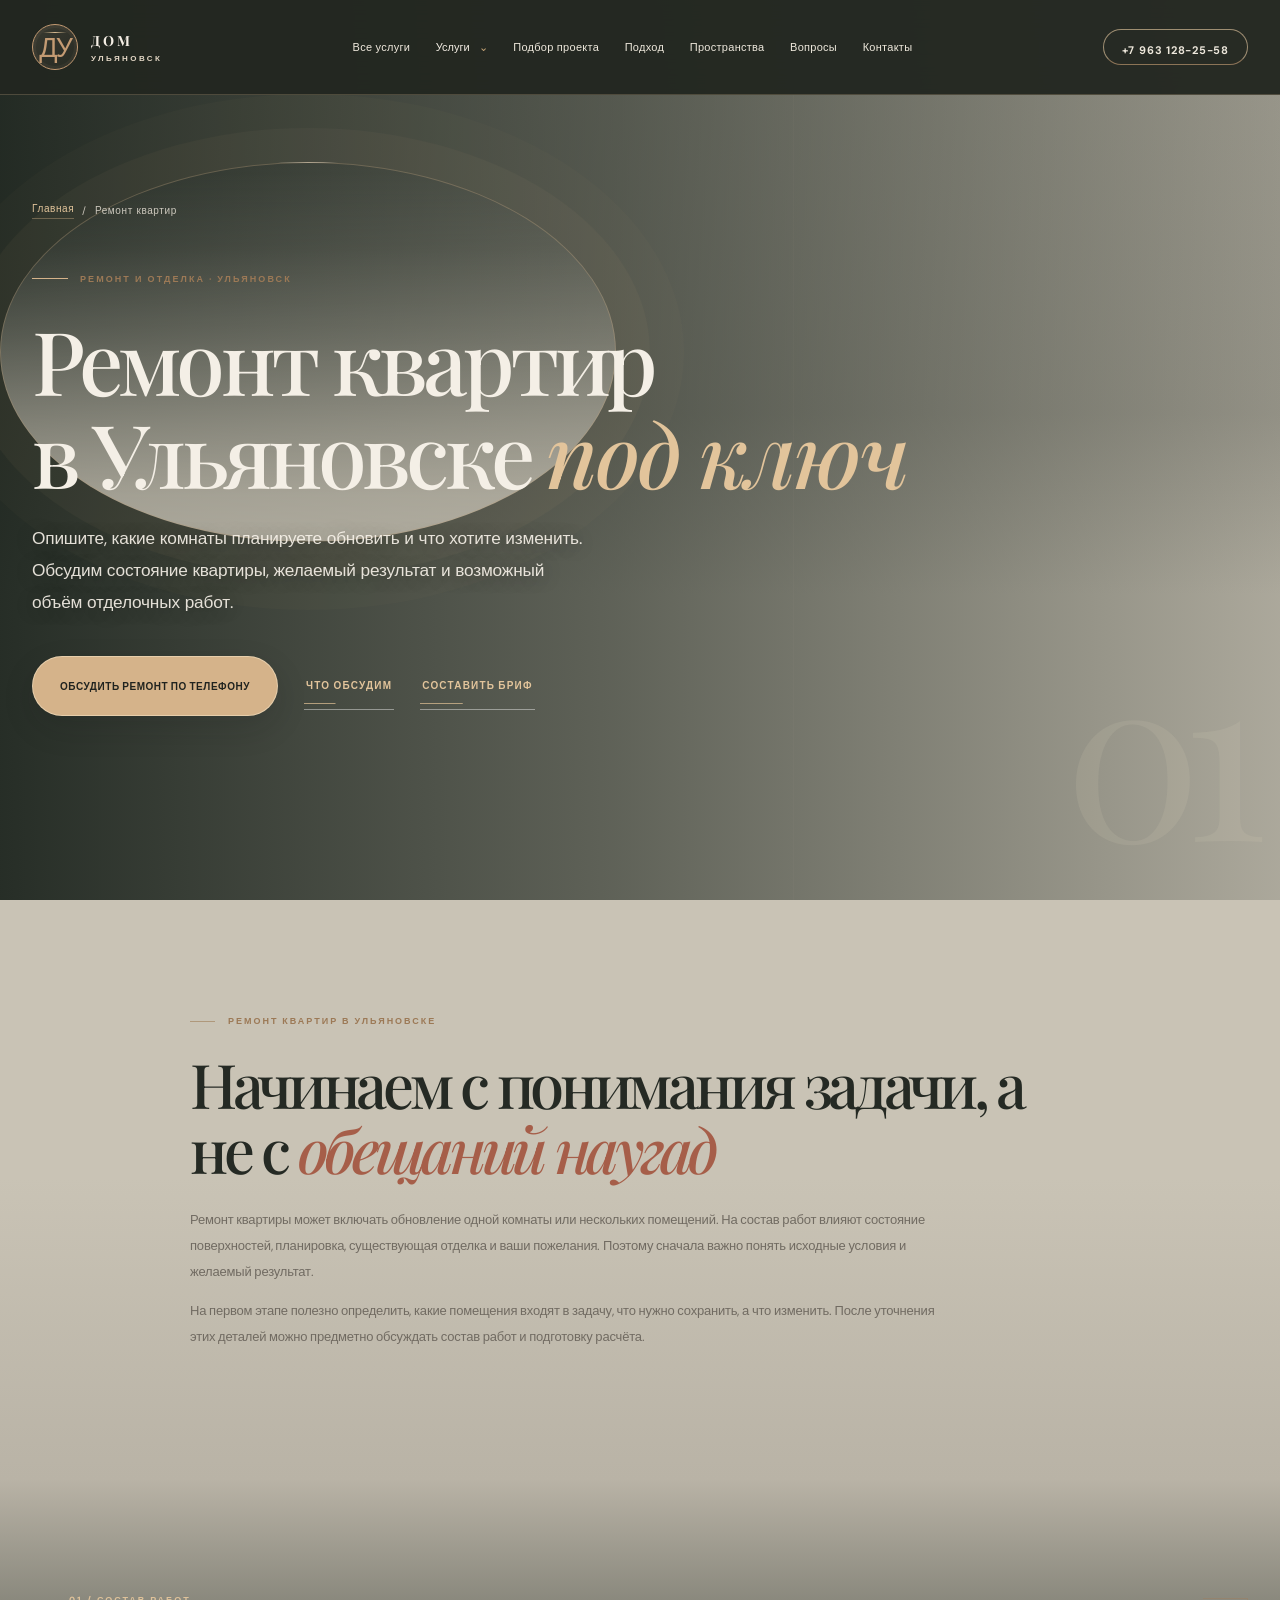
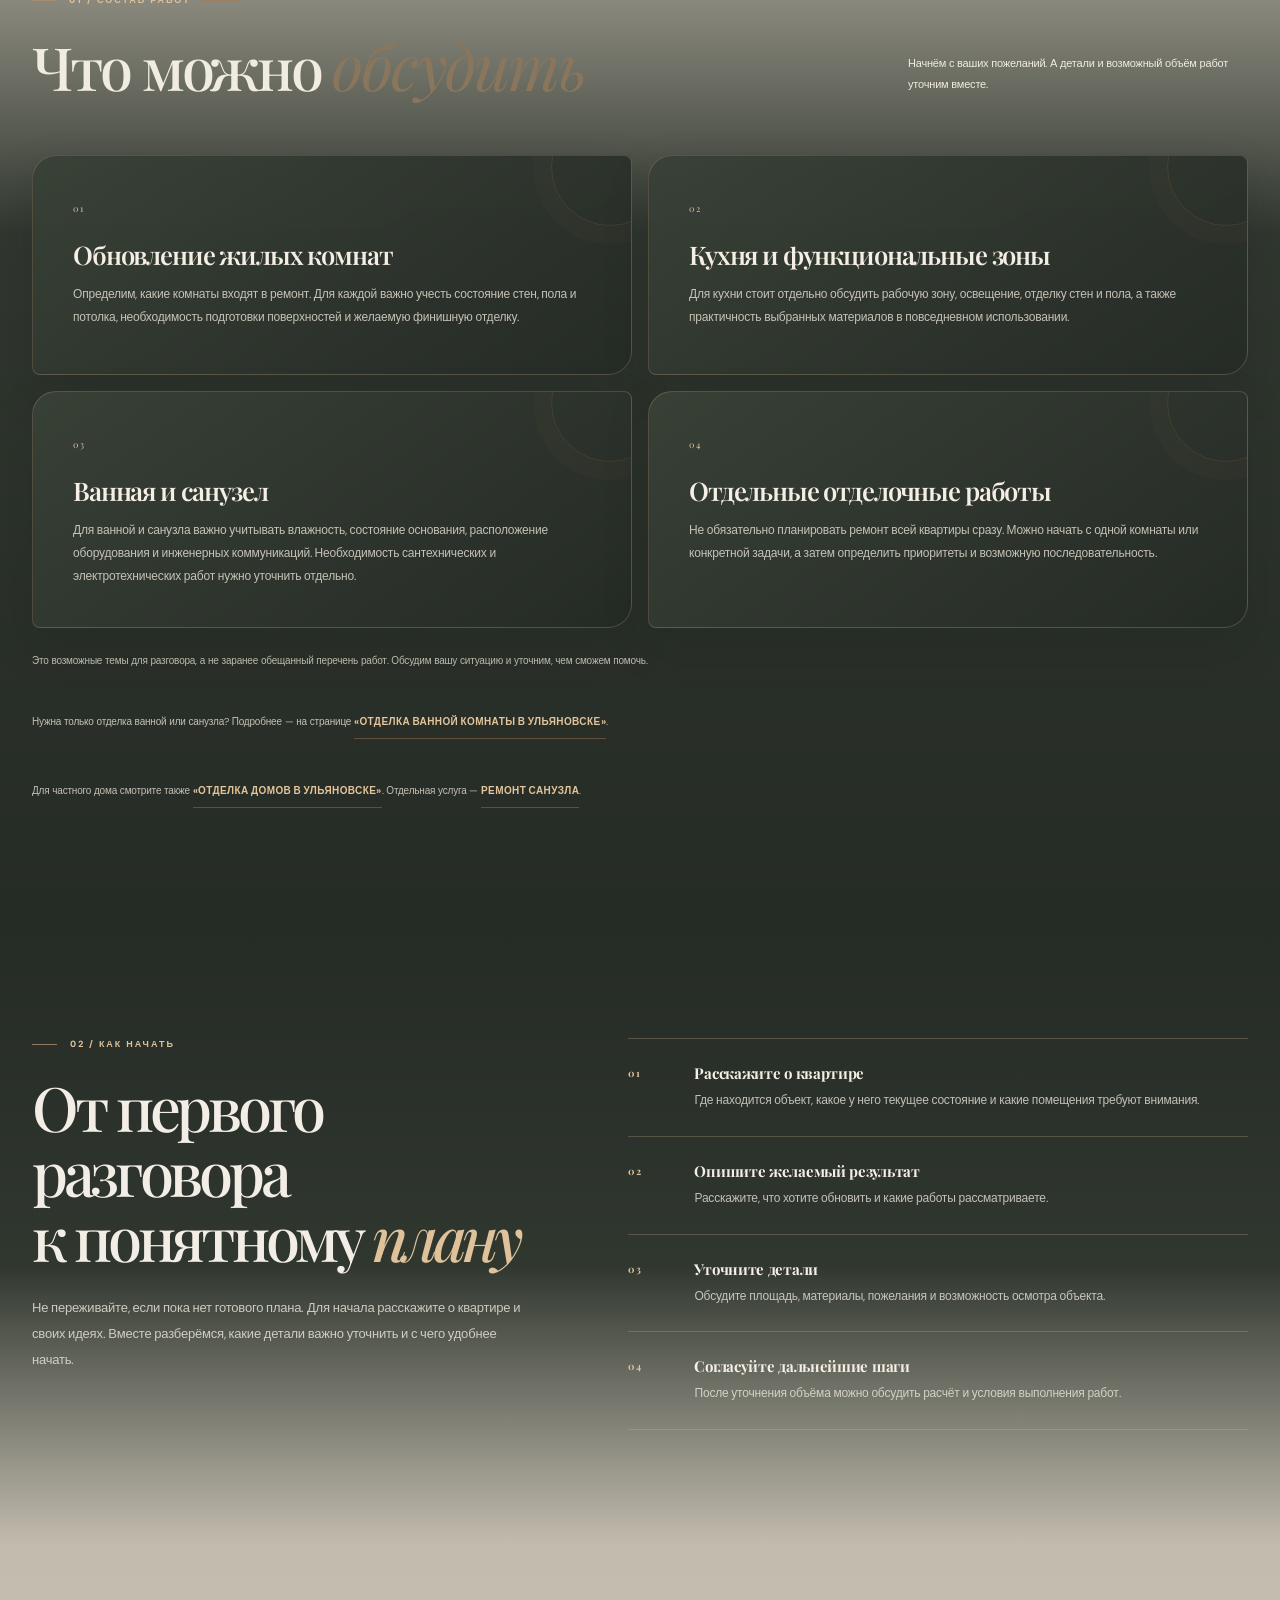
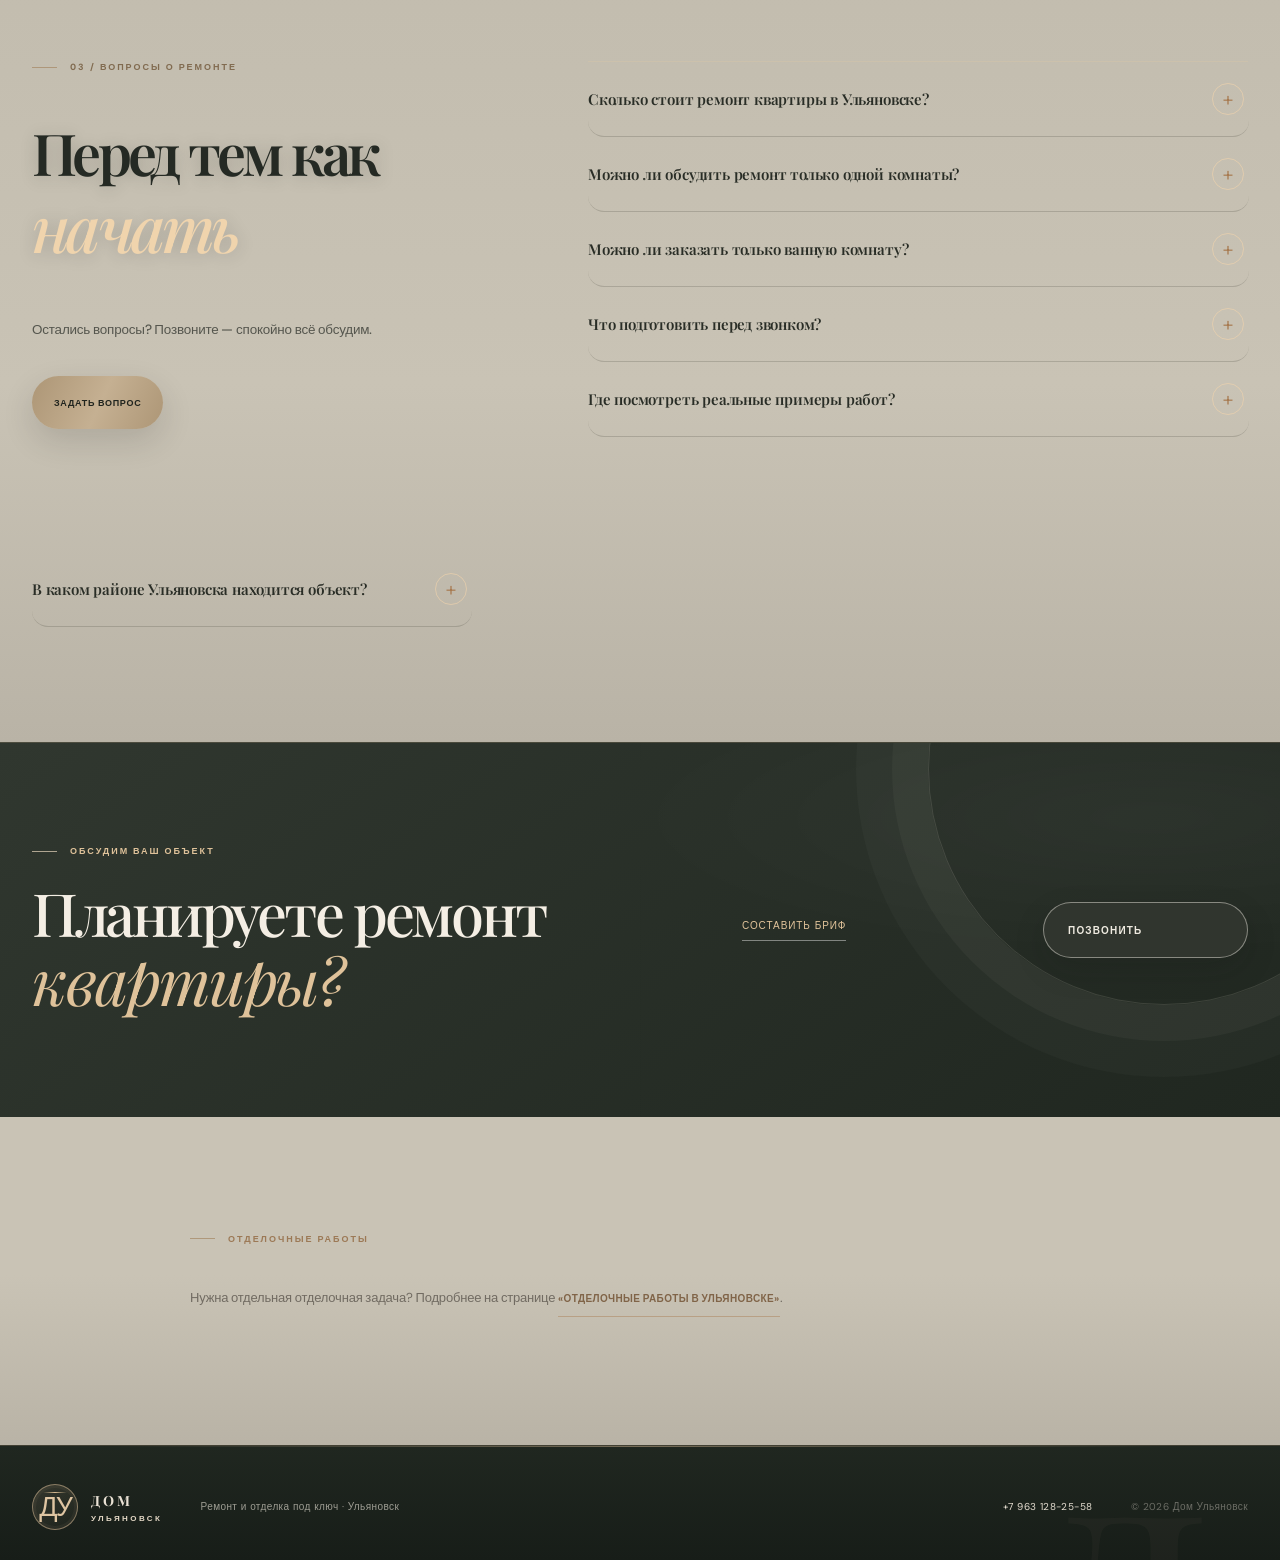
<file: remont-kvartir.html>
<!doctype html>
<html lang="ru">
<head>
<meta charset="utf-8"><meta name="viewport" content="width=device-width, initial-scale=1"><meta name="theme-color" content="#242522">
<title>Ремонт квартир под ключ в Ульяновске — Дом Ульяновск</title>
<meta name="description" content="Ремонт квартир в Ульяновске: обсудим состояние объекта, отделку комнат, кухни, ванной и состав работ. Уточним исходные данные для расчёта.">
<link rel="canonical" href="https://marcostavar24633-cyber.github.io/remont/remont-kvartir.html">
<meta property="og:type" content="website"><meta property="og:locale" content="ru_RU"><meta property="og:site_name" content="Дом Ульяновск">
<meta property="og:title" content="Ремонт квартир под ключ в Ульяновске — Дом Ульяновск"><meta property="og:description" content="Ремонт квартир в Ульяновске: обсудим состояние объекта, отделку комнат, кухни, ванной и состав работ. Уточним исходные данные для расчёта.">
<meta property="og:url" content="https://marcostavar24633-cyber.github.io/remont/remont-kvartir.html"><meta property="og:image" content="https://images.unsplash.com/photo-1600210492486-724fe5c67fb0?auto=format&amp;fit=crop&amp;w=1200&amp;h=630&amp;q=85"><meta property="og:image:alt" content="Пример современного интерьера квартиры">
<meta name="twitter:card" content="summary_large_image"><meta name="twitter:title" content="Ремонт квартир под ключ в Ульяновске — Дом Ульяновск"><meta name="twitter:description" content="Ремонт квартир в Ульяновске: обсудим состояние объекта, отделку комнат, кухни, ванной и состав работ. Уточним исходные данные для расчёта."><meta name="twitter:image" content="https://images.unsplash.com/photo-1600210492486-724fe5c67fb0?auto=format&amp;fit=crop&amp;w=1200&amp;h=630&amp;q=85"><meta name="twitter:image:alt" content="Пример современного интерьера квартиры">
<script type="application/ld+json">
{
  "@context": "https://schema.org",
  "@type": "Service",
  "name": "Ремонт квартир в Ульяновске",
  "serviceType": "Ремонт и отделка квартир",
  "areaServed": {
    "@type": "City",
    "name": "Ульяновск"
  },
  "provider": {
    "@id": "https://marcostavar24633-cyber.github.io/remont/#business"
  },
  "url": "https://marcostavar24633-cyber.github.io/remont/remont-kvartir.html",
  "@id": "https://marcostavar24633-cyber.github.io/remont/remont-kvartir.html#service"
}
  </script>
<meta name="format-detection" content="telephone=no"><link rel="icon" href="favicon.svg" type="image/svg+xml">
<link rel="preconnect" href="https://images.unsplash.com"><link rel="preconnect" href="https://fonts.googleapis.com"><link rel="preconnect" href="https://fonts.gstatic.com" crossorigin><link href="https://fonts.googleapis.com/css2?family=DM+Sans:wght@400;500;600;700;800&family=Playfair+Display:ital,wght@0,400;0,500;0,600;1,400;1,500&display=swap" rel="stylesheet"><link rel="preload" as="image" href="https://images.unsplash.com/photo-1600210492486-724fe5c67fb0?auto=format&amp;fit=crop&amp;w=1600&amp;q=80" media="(min-width: 801px)" fetchpriority="high">
<link rel="preload" as="image" href="https://images.unsplash.com/photo-1600210492486-724fe5c67fb0?auto=format&amp;fit=crop&amp;w=900&amp;q=75" media="(max-width: 800px)" fetchpriority="high">
<link rel="stylesheet" href="styles.css">
    <link rel="stylesheet" href="styles-components.css">
    <link rel="stylesheet" href="styles-luxury.css">
    <link rel="stylesheet" href="styles-cinematic-hero.css">
    <link rel="stylesheet" href="styles-cinematic-sections.css">
<script type="application/ld+json">
{
  "@context": "https://schema.org",
  "@type": "BreadcrumbList",
  "itemListElement": [
    {
      "@type": "ListItem",
      "position": 1,
      "name": "Главная",
      "item": "https://marcostavar24633-cyber.github.io/remont/"
    },
    {
      "@type": "ListItem",
      "position": 2,
      "name": "Ремонт квартир в Ульяновске",
      "item": "https://marcostavar24633-cyber.github.io/remont/remont-kvartir.html"
    }
  ]
}
  </script>

<script type="application/ld+json">
{
  "@context": "https://schema.org",
  "@type": "FAQPage",
  "mainEntity": [
    {
      "@type": "Question",
      "name": "Сколько стоит ремонт квартиры в Ульяновске?",
      "acceptedAnswer": {
        "@type": "Answer",
        "text": "Стоимость зависит от площади, состояния квартиры, материалов и того, что именно нужно сделать. Чтобы не называть цену наугад, сначала давайте познакомимся с вашей задачей и уточним детали. После этого можно подготовить расчёт."
      }
    },
    {
      "@type": "Question",
      "name": "Можно ли обсудить ремонт только одной комнаты?",
      "acceptedAnswer": {
        "@type": "Answer",
        "text": "Конечно, можно обсудить ремонт одной комнаты. Расскажите, что хочется изменить, — уточним детали и возможный объём работ."
      }
    },
    {
      "@type": "Question",
      "name": "Можно ли заказать только ванную комнату?",
      "acceptedAnswer": {
        "@type": "Answer",
        "text": "Да, можно отдельно обсудить ванную комнату. Расскажите о помещении и своих пожеланиях — вместе уточним, что можно сделать."
      }
    },
    {
      "@type": "Question",
      "name": "Что подготовить перед звонком?",
      "acceptedAnswer": {
        "@type": "Answer",
        "text": "Достаточно примерно знать площадь, рассказать, какие комнаты хочется обновить и что сейчас в них происходит. Если есть фотографии — они помогут нам лучше понять вашу задумку."
      }
    },
    {
      "@type": "Question",
      "name": "Где посмотреть реальные примеры работ?",
      "acceptedAnswer": {
        "@type": "Answer",
        "text": "На сайте пока размещены фотографии интерьеров для вдохновения — это не наши завершённые объекты. Мы хотим показывать реальные работы честно, поэтому добавим их, когда будут фотографии."
      }
    },
    {
      "@type": "Question",
      "name": "В каком районе Ульяновска находится объект?",
      "acceptedAnswer": {
        "@type": "Answer",
        "text": "Назовите район Ульяновска и немного расскажите о квартире. Обсудим вашу задачу и подскажем, какие шаги можно сделать дальше."
      }
    }
  ]
}
</script>
</head>
<body id="top" class="service-page page-kvartir">
<a class="skip-link" href="#main">Перейти к содержимому</a>
<header class="header"><div class="container nav">
<a class="brand" href="index.html#top" aria-label="Дом Ульяновск — на главную"><span class="brand-mark">ДУ</span><span><b>ДОМ</b><small>УЛЬЯНОВСК</small></span></a>
<nav class="desktop-nav" aria-label="Основная навигация">
 
 <a href="uslugi.html">Все услуги</a>
 <div class="nav-dropdown"><button class="nav-dropdown-toggle" type="button" aria-haspopup="true" aria-expanded="false" aria-controls="service-menu">Услуги <span aria-hidden="true">⌄</span></button>
 <div class="nav-dropdown-menu" id="service-menu"><a href="remont-kvartir.html" aria-current="page"><span>01</span> Ремонт квартир</a><a href="otdelka-domov.html"><span>02</span> Отделка домов</a><a href="otdelka-vannoy.html"><span>03</span> Отделка ванной</a><a href="remont-sanuzla.html"><span>04</span> Ремонт санузла</a><a href="otdelochnye-raboty.html"><span>05</span> Отделочные работы</a></div></div>
 <a href="index.html#project-studio">Подбор проекта</a><a href="index.html#approach">Подход</a><a href="index.html#portfolio">Пространства</a><a href="#faq">Вопросы</a><a href="index.html#contacts">Контакты</a></nav>
<a class="header-phone" href="tel:+79631282558">+7 963 128-25-58</a><button class="menu-toggle" type="button" aria-label="Открыть меню" aria-controls="mobile-navigation" aria-expanded="false"><span></span><span></span></button>
</div><nav class="mobile-nav" id="mobile-navigation" aria-label="Мобильная навигация">
 
 <a href="uslugi.html">Все услуги</a>
 <div class="mobile-nav-group"><button class="mobile-nav-group-toggle" type="button" aria-expanded="false" aria-controls="mobile-service-links">Услуги <span aria-hidden="true">＋</span></button>
 <div class="mobile-service-links" id="mobile-service-links"><a href="remont-kvartir.html" aria-current="page">Ремонт квартир</a><a href="otdelka-domov.html">Отделка домов</a><a href="otdelka-vannoy.html">Отделка ванной</a><a href="remont-sanuzla.html">Ремонт санузла</a><a href="otdelochnye-raboty.html">Отделочные работы</a></div></div>
 <a href="index.html#approach">Подход</a><a href="index.html#portfolio">Пространства</a><a href="#faq">Вопросы</a><a href="index.html#contacts">Контакты</a><a class="mobile-nav-call" href="tel:+79631282558">Позвонить · +7 963 128-25-58 </a></nav></header>
<main id="main">
<section class="service-hero"><div class="service-hero-image" role="img" aria-label="Пример современного интерьера квартиры"></div><div class="service-hero-shade"></div><div class="container service-hero-content">
<nav class="breadcrumbs" aria-label="Хлебные крошки"><a href="index.html">Главная</a><span> / </span><span aria-current="page">Ремонт квартир</span></nav>
<p class="eyebrow"><span></span> РЕМОНТ И ОТДЕЛКА · УЛЬЯНОВСК</p><h1>Ремонт квартир<br>в Ульяновске <em>под ключ</em></h1>
<p class="hero-lead">Опишите, какие комнаты планируете обновить и что хотите изменить. Обсудим состояние квартиры, желаемый результат и возможный объём отделочных работ.</p>
<div class="hero-actions"><a class="button button-accent" href="tel:+79631282558">Обсудить ремонт по телефону</a><a class="text-link" href="#what-includes">Что обсудим </a><a class="text-link" href="index.html?object=%D0%9A%D0%B2%D0%B0%D1%80%D1%82%D0%B8%D1%80%D0%B0#project-studio">Составить бриф </a></div></div></section>
<section class="section-pad service-detail-intro"><div class="container detail-narrow"><p class="section-kicker">РЕМОНТ КВАРТИР В УЛЬЯНОВСКЕ</p>
<h2>Начинаем с понимания задачи, а не с <em>обещаний наугад</em></h2>
<p>Ремонт квартиры может включать обновление одной комнаты или нескольких помещений. На состав работ влияют состояние поверхностей, планировка, существующая отделка и ваши пожелания. Поэтому сначала важно понять исходные условия и желаемый результат.</p>
<p>На первом этапе полезно определить, какие помещения входят в задачу, что нужно сохранить, а что изменить. После уточнения этих деталей можно предметно обсуждать состав работ и подготовку расчёта.</p></div></section>
<section class="section-pad service-detail-list" id="what-includes"><div class="container"><div class="section-heading"><div><p class="section-kicker">01 / СОСТАВ РАБОТ</p><h2>Что можно <em>обсудить</em></h2></div><p>Начнём с ваших пожеланий. А детали и возможный объём работ уточним вместе.</p></div>
<div class="detail-grid">
<article class="detail-card"><span>01</span><h3>Обновление жилых комнат</h3><p>Определим, какие комнаты входят в ремонт. Для каждой важно учесть состояние стен, пола и потолка, необходимость подготовки поверхностей и желаемую финишную отделку.</p></article>
<article class="detail-card"><span>02</span><h3>Кухня и функциональные зоны</h3><p>Для кухни стоит отдельно обсудить рабочую зону, освещение, отделку стен и пола, а также практичность выбранных материалов в повседневном использовании.</p></article>
<article class="detail-card"><span>03</span><h3>Ванная и санузел</h3><p>Для ванной и санузла важно учитывать влажность, состояние основания, расположение оборудования и инженерных коммуникаций. Необходимость сантехнических и электротехнических работ нужно уточнить отдельно.</p></article>
<article class="detail-card"><span>04</span><h3>Отдельные отделочные работы</h3><p>Не обязательно планировать ремонт всей квартиры сразу. Можно начать с одной комнаты или конкретной задачи, а затем определить приоритеты и возможную последовательность.</p></article></div>
<p class="detail-disclaimer">Это возможные темы для разговора, а не заранее обещанный перечень работ. Обсудим вашу ситуацию и уточним, чем сможем помочь.</p><p class="detail-disclaimer">Нужна только отделка ванной или санузла? Подробнее — на странице <a class="service-more" href="otdelka-vannoy.html">«Отделка ванной комнаты в Ульяновске» </a>.</p><p class="detail-disclaimer">Для частного дома смотрите также <a class="service-more" href="otdelka-domov.html">«Отделка домов в Ульяновске» </a>. Отдельная услуга — <a class="service-more" href="remont-sanuzla.html">ремонт санузла </a>.</p></div></section>
<section class="section-pad service-detail-process"><div class="container process-grid"><div><p class="section-kicker">02 / КАК НАЧАТЬ</p><h2>От первого разговора<br>к понятному <em>плану</em></h2><p class="detail-copy">Не переживайте, если пока нет готового плана. Для начала расскажите о квартире и своих идеях. Вместе разберёмся, какие детали важно уточнить и с чего удобнее начать.</p></div>
<ol class="detail-steps">
<li><b>01</b><div><h3>Расскажите о квартире</h3><p>Где находится объект, какое у него текущее состояние и какие помещения требуют внимания.</p></div></li>
<li><b>02</b><div><h3>Опишите желаемый результат</h3><p>Расскажите, что хотите обновить и какие работы рассматриваете.</p></div></li>
<li><b>03</b><div><h3>Уточните детали</h3><p>Обсудите площадь, материалы, пожелания и возможность осмотра объекта.</p></div></li>
<li><b>04</b><div><h3>Согласуйте дальнейшие шаги</h3><p>После уточнения объёма можно обсудить расчёт и условия выполнения работ.</p></div></li>
</ol></div></section>
<section class="section-pad service-detail-faq" id="faq"><div class="container faq-grid"><div class="faq-heading"><p class="section-kicker">03 / ВОПРОСЫ О РЕМОНТЕ</p><h2>Перед тем как<br><em>начать</em></h2><p>Остались вопросы? Позвоните — спокойно всё обсудим.</p><a class="button button-accent" href="tel:+79631282558">Задать вопрос</a></div>
<div class="faq-list">
<details class="faq-item"><summary>Сколько стоит ремонт квартиры в Ульяновске?</summary><p>Стоимость зависит от площади, состояния квартиры, материалов и того, что именно нужно сделать. Чтобы не называть цену наугад, сначала давайте познакомимся с вашей задачей и уточним детали. После этого можно подготовить расчёт.</p></details>
<details class="faq-item"><summary>Можно ли обсудить ремонт только одной комнаты?</summary><p>Конечно, можно обсудить ремонт одной комнаты. Расскажите, что хочется изменить, — уточним детали и возможный объём работ.</p></details>
<details class="faq-item"><summary>Можно ли заказать только ванную комнату?</summary><p>Да, можно отдельно обсудить ванную комнату. Расскажите о помещении и своих пожеланиях — вместе уточним, что можно сделать.</p></details>
<details class="faq-item"><summary>Что подготовить перед звонком?</summary><p>Достаточно примерно знать площадь, рассказать, какие комнаты хочется обновить и что сейчас в них происходит. Если есть фотографии — они помогут нам лучше понять вашу задумку.</p></details>
<details class="faq-item"><summary>Где посмотреть реальные примеры работ?</summary><p>На сайте пока размещены фотографии интерьеров для вдохновения — это не наши завершённые объекты. Мы хотим показывать реальные работы честно, поэтому добавим их, когда будут фотографии.</p></details>
</div><details class="faq-item"><summary>В каком районе Ульяновска находится объект?</summary><p>Назовите район Ульяновска и немного расскажите о квартире. Обсудим вашу задачу и подскажем, какие шаги можно сделать дальше.</p></details>
</div></section>
<section class="cta-band"><div class="container cta-inner"><div><p class="section-kicker">ОБСУДИМ ВАШ ОБЪЕКТ</p><h2>Планируете ремонт<br><em>квартиры?</em></h2></div><a class="text-link" href="index.html?object=%D0%9A%D0%B2%D0%B0%D1%80%D1%82%D0%B8%D1%80%D0%B0#project-studio">Составить бриф </a><a class="button button-light" href="tel:+79631282558">Позвонить</a></div></section>
<section class="section-pad service-detail-intro"><div class="container detail-narrow"><p class="section-kicker">ОТДЕЛОЧНЫЕ РАБОТЫ</p><p>Нужна отдельная отделочная задача? Подробнее на странице <a class="service-more" href="otdelochnye-raboty.html">«Отделочные работы в Ульяновске» </a>.</p></div></section>
</main>
<a class="mobile-call" href="tel:+79631282558" aria-label="Позвонить в Дом Ульяновск">Позвонить </a>
<footer class="footer"><div class="container footer-inner"><a class="brand brand-footer" href="index.html#top"><span class="brand-mark">ДУ</span><span><b>ДОМ</b><small>УЛЬЯНОВСК</small></span></a><span>Ремонт и отделка под ключ · Ульяновск</span><a href="tel:+79631282558">+7 963 128-25-58</a><span class="copyright">© <span id="year"></span> Дом Ульяновск</span></div></footer>
<script src="script.js"></script></body></html>
</file>
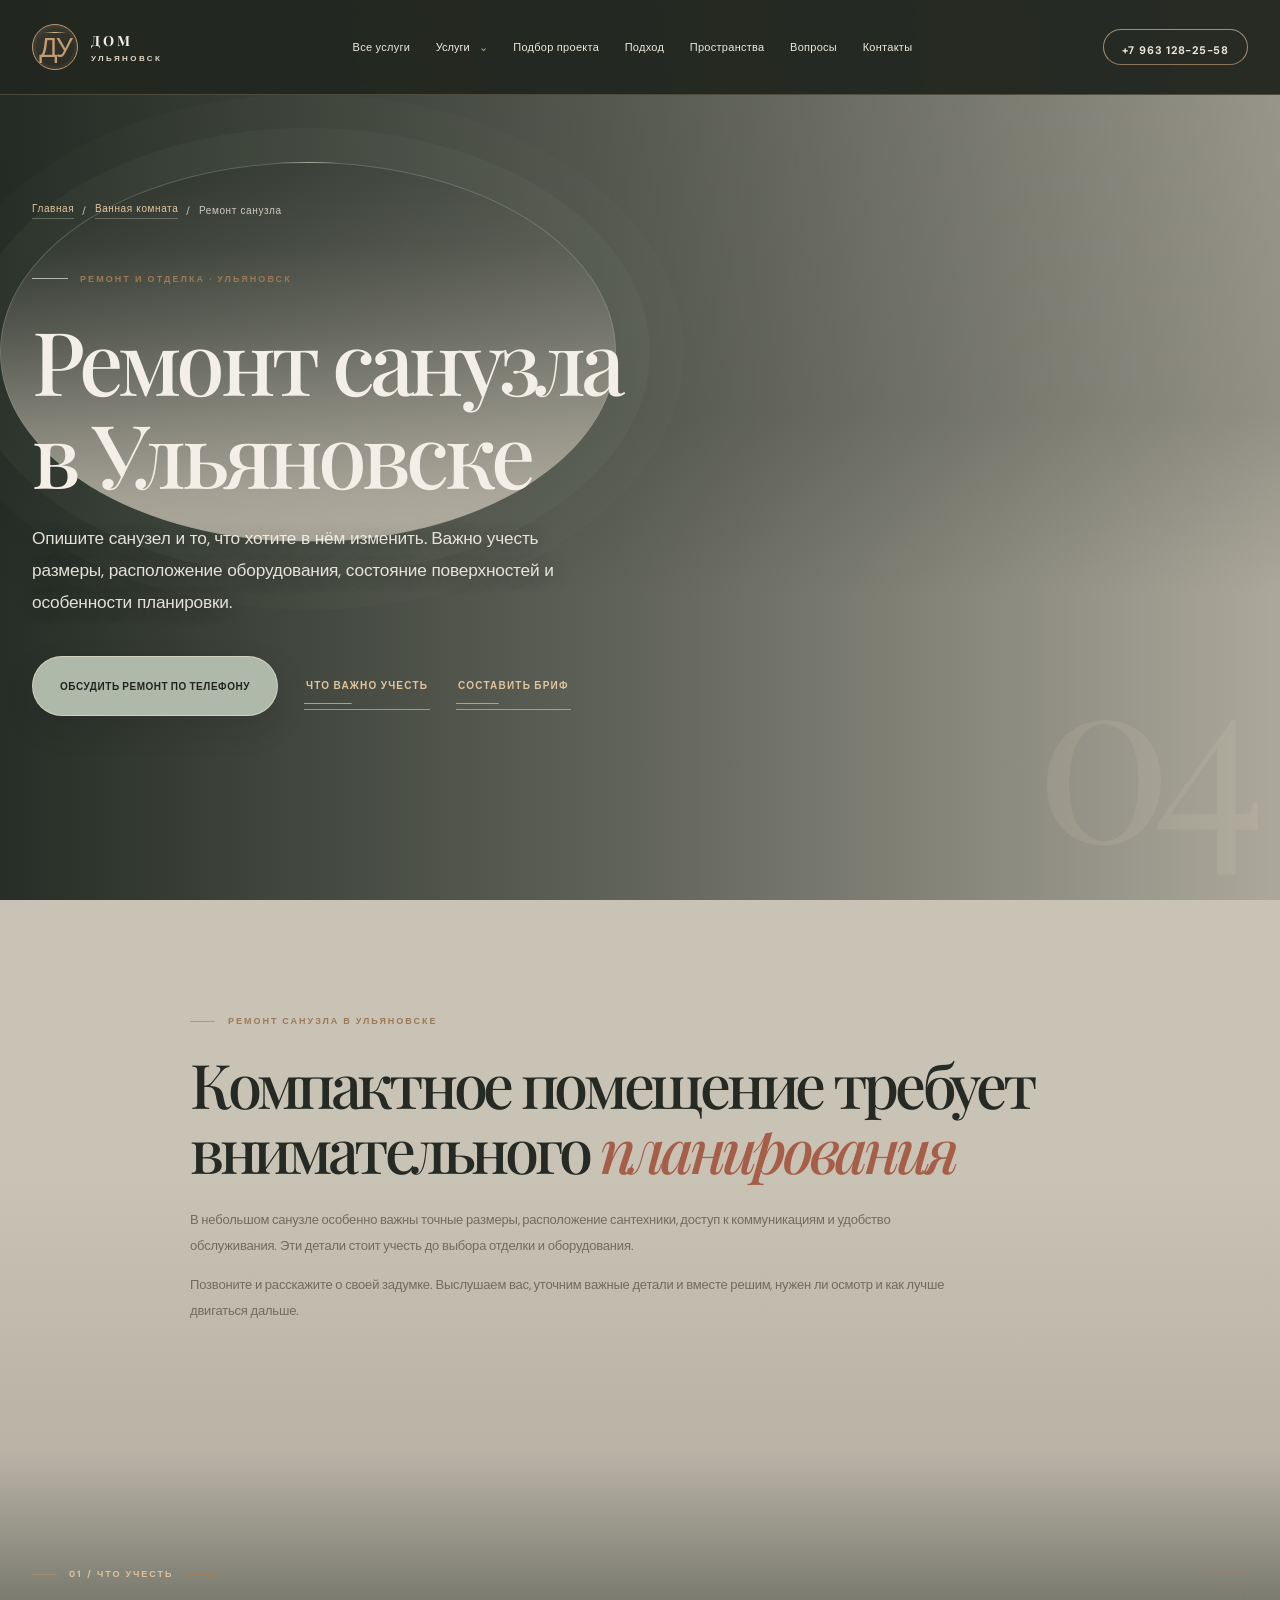
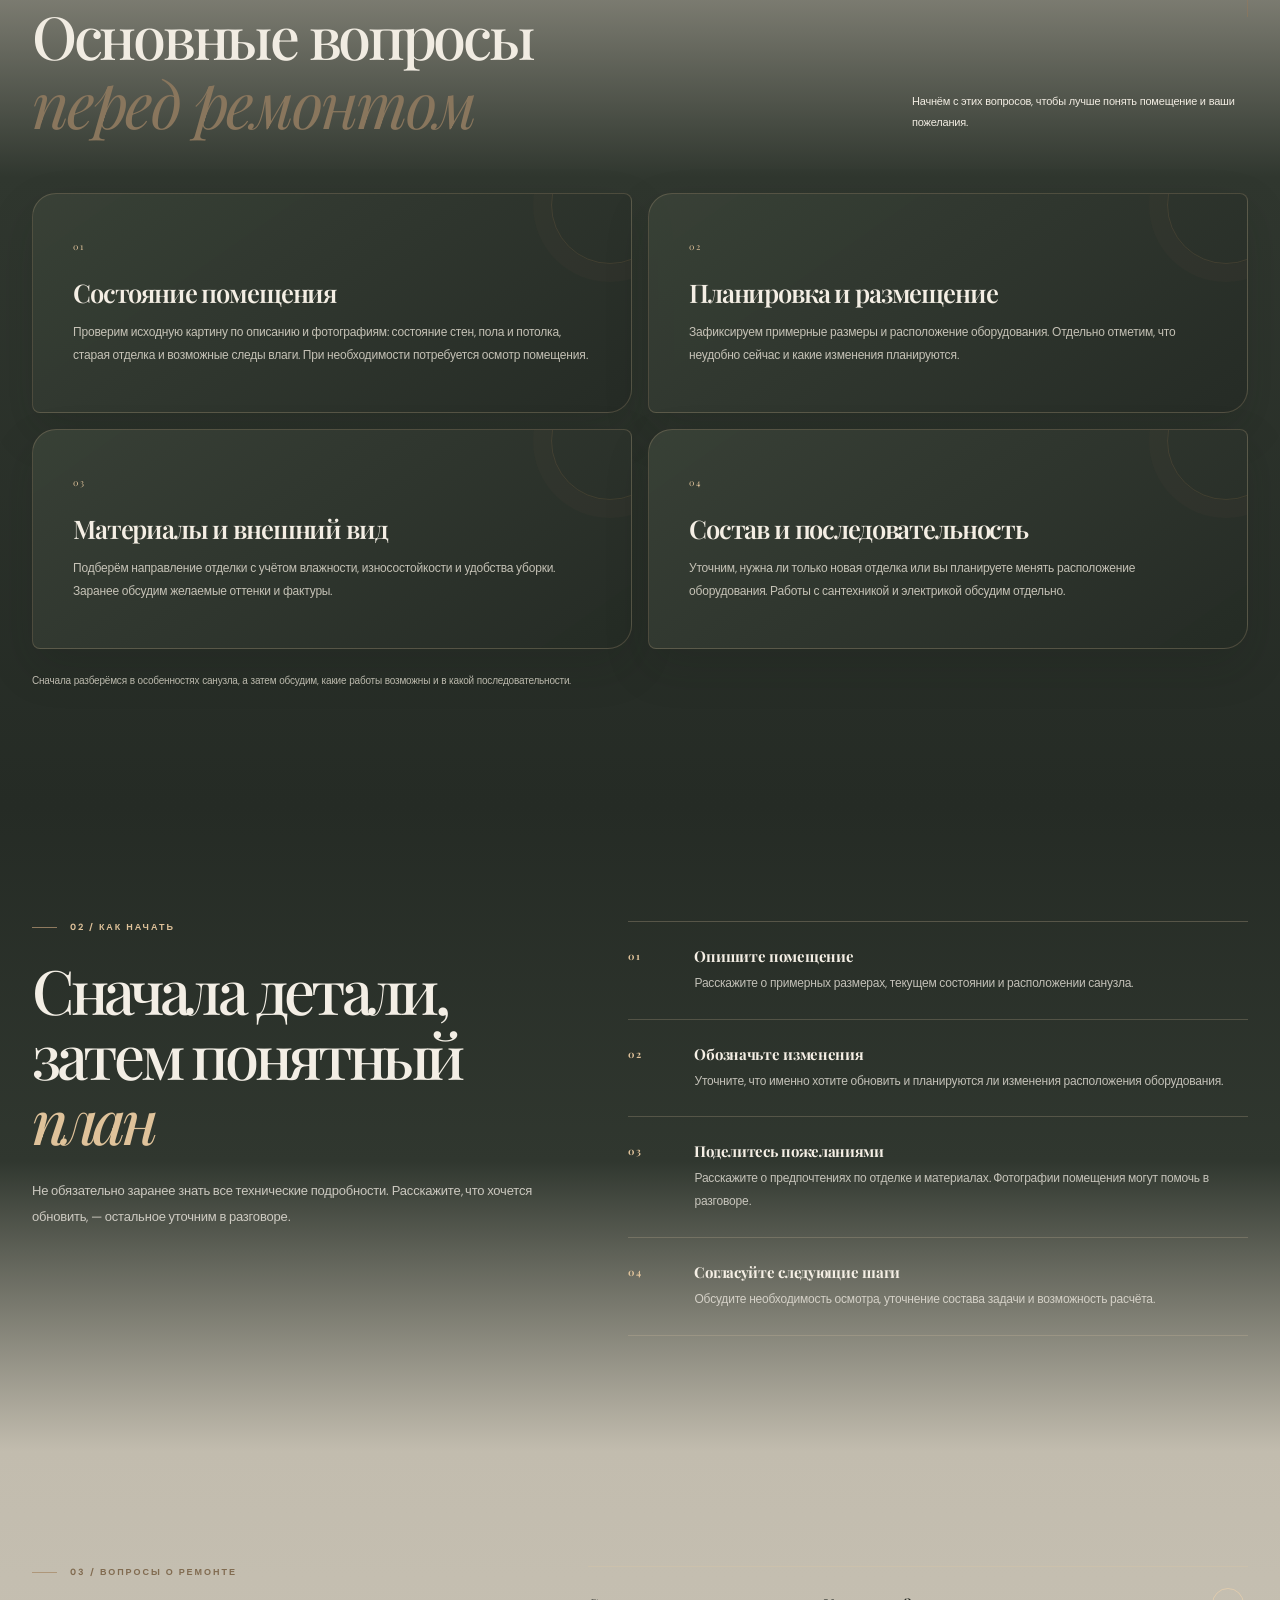
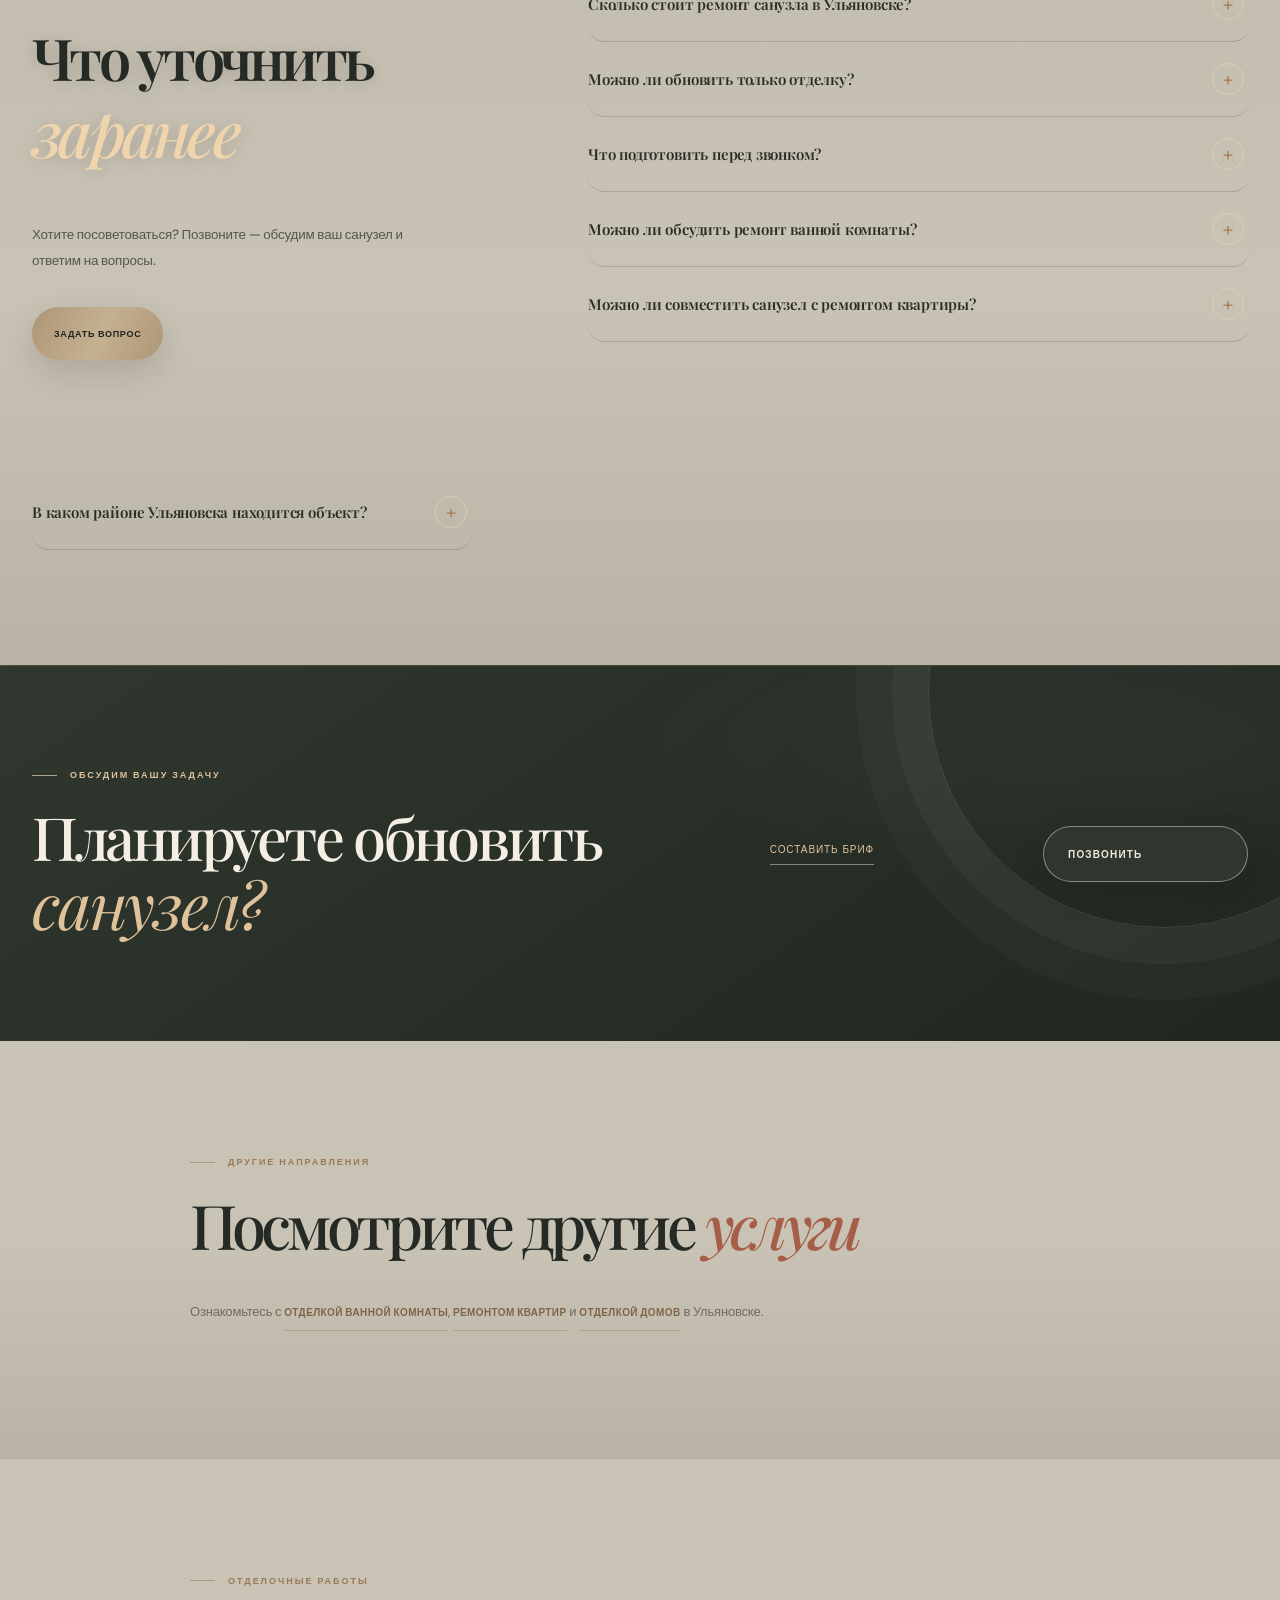
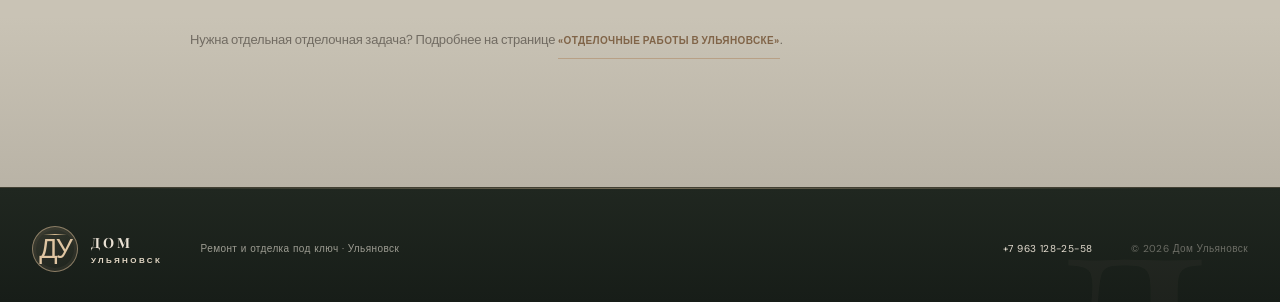
<file: remont-sanuzla.html>
<!doctype html>
<html lang="ru">
<head>
<meta charset="utf-8"><meta name="viewport" content="width=device-width, initial-scale=1"><meta name="theme-color" content="#242522">
<title>Ремонт санузла в Ульяновске — Дом Ульяновск</title>
<meta name="description" content="Ремонт санузла в Ульяновске: обсудим состояние помещения, планировку, отделку и предполагаемый объём работ. Состав задачи уточняется индивидуально.">
<link rel="canonical" href="https://marcostavar24633-cyber.github.io/remont/remont-sanuzla.html">
<meta property="og:type" content="website"><meta property="og:locale" content="ru_RU"><meta property="og:site_name" content="Дом Ульяновск">
<meta property="og:title" content="Ремонт санузла в Ульяновске — Дом Ульяновск"><meta property="og:description" content="Ремонт санузла в Ульяновске: обсудим состояние помещения, планировку, отделку и предполагаемый объём работ. Состав задачи уточняется индивидуально.">
<meta property="og:url" content="https://marcostavar24633-cyber.github.io/remont/remont-sanuzla.html"><meta property="og:image" content="https://images.unsplash.com/photo-1600566753086-00f18fb6b3ea?auto=format&amp;fit=crop&amp;w=1200&amp;h=630&amp;q=85"><meta property="og:image:alt" content="Пример интерьера санузла">
<meta name="twitter:card" content="summary_large_image"><meta name="twitter:title" content="Ремонт санузла в Ульяновске — Дом Ульяновск"><meta name="twitter:description" content="Ремонт санузла в Ульяновске: обсудим состояние помещения, планировку, отделку и предполагаемый объём работ. Состав задачи уточняется индивидуально."><meta name="twitter:image" content="https://images.unsplash.com/photo-1600566753086-00f18fb6b3ea?auto=format&amp;fit=crop&amp;w=1200&amp;h=630&amp;q=85"><meta name="twitter:image:alt" content="Пример интерьера санузла">
<script type="application/ld+json">
{
  "@context": "https://schema.org",
  "@type": "Service",
  "name": "Ремонт санузла в Ульяновске",
  "serviceType": "Ремонт и отделка санузлов",
  "areaServed": {
    "@type": "City",
    "name": "Ульяновск"
  },
  "provider": {
    "@id": "https://marcostavar24633-cyber.github.io/remont/#business"
  },
  "url": "https://marcostavar24633-cyber.github.io/remont/remont-sanuzla.html",
  "@id": "https://marcostavar24633-cyber.github.io/remont/remont-sanuzla.html#service"
}
  </script>
<meta name="format-detection" content="telephone=no"><link rel="icon" href="favicon.svg" type="image/svg+xml">
<link rel="preconnect" href="https://images.unsplash.com"><link rel="preconnect" href="https://fonts.googleapis.com"><link rel="preconnect" href="https://fonts.gstatic.com" crossorigin><link href="https://fonts.googleapis.com/css2?family=DM+Sans:wght@400;500;600;700;800&family=Playfair+Display:ital,wght@0,400;0,500;0,600;1,400;1,500&display=swap" rel="stylesheet"><link rel="preload" as="image" href="https://images.unsplash.com/photo-1600566753086-00f18fb6b3ea?auto=format&amp;fit=crop&amp;w=1600&amp;q=80" media="(min-width: 801px)" fetchpriority="high">
<link rel="preload" as="image" href="https://images.unsplash.com/photo-1600566753086-00f18fb6b3ea?auto=format&amp;fit=crop&amp;w=900&amp;q=75" media="(max-width: 800px)" fetchpriority="high">
<link rel="stylesheet" href="styles.css">
    <link rel="stylesheet" href="styles-components.css">
    <link rel="stylesheet" href="styles-luxury.css">
    <link rel="stylesheet" href="styles-cinematic-hero.css">
    <link rel="stylesheet" href="styles-cinematic-sections.css">
<script type="application/ld+json">
{
  "@context": "https://schema.org",
  "@type": "BreadcrumbList",
  "itemListElement": [
    {
      "@type": "ListItem",
      "position": 1,
      "name": "Главная",
      "item": "https://marcostavar24633-cyber.github.io/remont/"
    },
    {
      "@type": "ListItem",
      "position": 2,
      "name": "Ремонт санузла в Ульяновске",
      "item": "https://marcostavar24633-cyber.github.io/remont/remont-sanuzla.html"
    }
  ]
}
  </script>

<script type="application/ld+json">
{
  "@context": "https://schema.org",
  "@type": "FAQPage",
  "mainEntity": [
    {
      "@type": "Question",
      "name": "Сколько стоит ремонт санузла в Ульяновске?",
      "acceptedAnswer": {
        "@type": "Answer",
        "text": "Стоимость зависит от площади, состояния санузла, материалов и нужных работ. Сначала обсудим помещение, чтобы подготовить расчёт по реальной задаче."
      }
    },
    {
      "@type": "Question",
      "name": "Можно ли обновить только отделку?",
      "acceptedAnswer": {
        "@type": "Answer",
        "text": "Да, можно обсудить только отделку. Расскажите, что хотите изменить, — уточним детали и возможный объём работ."
      }
    },
    {
      "@type": "Question",
      "name": "Что подготовить перед звонком?",
      "acceptedAnswer": {
        "@type": "Answer",
        "text": "Достаточно примерно знать размеры помещения и рассказать, что сейчас хотелось бы изменить. Если есть фотографии, можете показать их — это поможет в разговоре."
      }
    },
    {
      "@type": "Question",
      "name": "Можно ли обсудить ремонт ванной комнаты?",
      "acceptedAnswer": {
        "@type": "Answer",
        "text": "Да, конечно. Посмотрите страницу об отделке ванной комнаты — там подробнее рассказываем об этой задаче."
      }
    },
    {
      "@type": "Question",
      "name": "Можно ли совместить санузел с ремонтом квартиры?",
      "acceptedAnswer": {
        "@type": "Answer",
        "text": "Да, можно обсудить санузел вместе с ремонтом других комнат. Подробнее — на странице о ремонте квартир в Ульяновске."
      }
    },
    {
      "@type": "Question",
      "name": "В каком районе Ульяновска находится объект?",
      "acceptedAnswer": {
        "@type": "Answer",
        "text": "Назовите район Ульяновска и немного расскажите о помещении. Обсудим вашу задачу и подскажем, что можно сделать дальше."
      }
    }
  ]
}
</script>
</head>
<body id="top" class="service-page page-sanuzel">
<a class="skip-link" href="#main">Перейти к содержимому</a>
<header class="header"><div class="container nav">
<a class="brand" href="index.html#top" aria-label="Дом Ульяновск — на главную"><span class="brand-mark">ДУ</span><span><b>ДОМ</b><small>УЛЬЯНОВСК</small></span></a>
<nav class="desktop-nav" aria-label="Основная навигация">
 <a href="uslugi.html">Все услуги</a>
 <div class="nav-dropdown"><button class="nav-dropdown-toggle" type="button" aria-haspopup="true" aria-expanded="false" aria-controls="service-menu">Услуги <span aria-hidden="true">⌄</span></button>
 <div class="nav-dropdown-menu" id="service-menu"><a href="remont-kvartir.html"><span>01</span> Ремонт квартир</a><a href="otdelka-domov.html"><span>02</span> Отделка домов</a><a href="otdelka-vannoy.html"><span>03</span> Отделка ванной</a><a href="remont-sanuzla.html" aria-current="page"><span>04</span> Ремонт санузла</a><a href="otdelochnye-raboty.html"><span>05</span> Отделочные работы</a></div></div>
 <a href="index.html#project-studio">Подбор проекта</a><a href="index.html#approach">Подход</a><a href="index.html#portfolio">Пространства</a><a href="#faq">Вопросы</a><a href="index.html#contacts">Контакты</a></nav>
<a class="header-phone" href="tel:+79631282558">+7 963 128-25-58</a><button class="menu-toggle" type="button" aria-label="Открыть меню" aria-controls="mobile-navigation" aria-expanded="false"><span></span><span></span></button>
</div><nav class="mobile-nav" id="mobile-navigation" aria-label="Мобильная навигация">
 <a href="uslugi.html">Все услуги</a>
 <div class="mobile-nav-group"><button class="mobile-nav-group-toggle" type="button" aria-expanded="false" aria-controls="mobile-service-links">Услуги <span aria-hidden="true">＋</span></button>
 <div class="mobile-service-links" id="mobile-service-links"><a href="remont-kvartir.html">Ремонт квартир</a><a href="otdelka-domov.html">Отделка домов</a><a href="otdelka-vannoy.html">Отделка ванной</a><a href="remont-sanuzla.html" aria-current="page">Ремонт санузла</a><a href="otdelochnye-raboty.html">Отделочные работы</a></div></div>
 <a href="index.html#approach">Подход</a><a href="index.html#portfolio">Пространства</a><a href="#faq">Вопросы</a><a href="index.html#contacts">Контакты</a><a class="mobile-nav-call" href="tel:+79631282558">Позвонить · +7 963 128-25-58 </a></nav></header>
<main id="main">
<section class="service-hero"><div class="service-hero-image" role="img" aria-label="Пример современного интерьера санузла"></div><div class="service-hero-shade"></div><div class="container service-hero-content">
<nav class="breadcrumbs" aria-label="Хлебные крошки"><a href="index.html">Главная</a><span> / </span><a href="otdelka-vannoy.html">Ванная комната</a><span> / </span><span aria-current="page">Ремонт санузла</span></nav>
<p class="eyebrow"><span></span> РЕМОНТ И ОТДЕЛКА · УЛЬЯНОВСК</p><h1>Ремонт санузла<br>в Ульяновске</h1>
<p class="hero-lead">Опишите санузел и то, что хотите в нём изменить. Важно учесть размеры, расположение оборудования, состояние поверхностей и особенности планировки.</p>
<div class="hero-actions"><a class="button button-accent" href="tel:+79631282558">Обсудить ремонт по телефону</a><a class="text-link" href="#what-includes">Что важно учесть </a><a class="text-link" href="index.html?object=%D0%A1%D0%B0%D0%BD%D1%83%D0%B7%D0%B5%D0%BB#project-studio">Составить бриф </a></div>
</div></section>
<section class="section-pad service-detail-intro"><div class="container detail-narrow"><p class="section-kicker">РЕМОНТ САНУЗЛА В УЛЬЯНОВСКЕ</p>
<h2>Компактное помещение требует внимательного <em>планирования</em></h2>
<p>В небольшом санузле особенно важны точные размеры, расположение сантехники, доступ к коммуникациям и удобство обслуживания. Эти детали стоит учесть до выбора отделки и оборудования.</p>
<p>Позвоните и расскажите о своей задумке. Выслушаем вас, уточним важные детали и вместе решим, нужен ли осмотр и как лучше двигаться дальше.</p></div></section>
<section class="section-pad service-detail-list" id="what-includes"><div class="container"><div class="section-heading"><div><p class="section-kicker">01 / ЧТО УЧЕСТЬ</p><h2>Основные вопросы <em>перед ремонтом</em></h2></div><p>Начнём с этих вопросов, чтобы лучше понять помещение и ваши пожелания.</p></div>
<div class="detail-grid">
<article class="detail-card"><span>01</span><h3>Состояние помещения</h3><p>Проверим исходную картину по описанию и фотографиям: состояние стен, пола и потолка, старая отделка и возможные следы влаги. При необходимости потребуется осмотр помещения.</p></article>
<article class="detail-card"><span>02</span><h3>Планировка и размещение</h3><p>Зафиксируем примерные размеры и расположение оборудования. Отдельно отметим, что неудобно сейчас и какие изменения планируются.</p></article>
<article class="detail-card"><span>03</span><h3>Материалы и внешний вид</h3><p>Подберём направление отделки с учётом влажности, износостойкости и удобства уборки. Заранее обсудим желаемые оттенки и фактуры.</p></article>
<article class="detail-card"><span>04</span><h3>Состав и последовательность</h3><p>Уточним, нужна ли только новая отделка или вы планируете менять расположение оборудования. Работы с сантехникой и электрикой обсудим отдельно.</p></article></div>
<p class="detail-disclaimer">Сначала разберёмся в особенностях санузла, а затем обсудим, какие работы возможны и в какой последовательности.</p></div></section>
<section class="section-pad service-detail-process"><div class="container process-grid"><div><p class="section-kicker">02 / КАК НАЧАТЬ</p><h2>Сначала детали,<br>затем понятный <em>план</em></h2><p class="detail-copy">Не обязательно заранее знать все технические подробности. Расскажите, что хочется обновить, — остальное уточним в разговоре.</p></div>
<ol class="detail-steps">
<li><b>01</b><div><h3>Опишите помещение</h3><p>Расскажите о примерных размерах, текущем состоянии и расположении санузла.</p></div></li>
<li><b>02</b><div><h3>Обозначьте изменения</h3><p>Уточните, что именно хотите обновить и планируются ли изменения расположения оборудования.</p></div></li>
<li><b>03</b><div><h3>Поделитесь пожеланиями</h3><p>Расскажите о предпочтениях по отделке и материалах. Фотографии помещения могут помочь в разговоре.</p></div></li>
<li><b>04</b><div><h3>Согласуйте следующие шаги</h3><p>Обсудите необходимость осмотра, уточнение состава задачи и возможность расчёта.</p></div></li>
</ol></div></section>
<section class="section-pad service-detail-faq" id="faq"><div class="container faq-grid"><div class="faq-heading"><p class="section-kicker">03 / ВОПРОСЫ О РЕМОНТЕ</p><h2>Что уточнить<br><em>заранее</em></h2><p>Хотите посоветоваться? Позвоните — обсудим ваш санузел и ответим на вопросы.</p><a class="button button-accent" href="tel:+79631282558">Задать вопрос</a></div>
<div class="faq-list">
<details class="faq-item"><summary>Сколько стоит ремонт санузла в Ульяновске?</summary><p>Стоимость зависит от площади, состояния санузла, материалов и нужных работ. Сначала обсудим помещение, чтобы подготовить расчёт по реальной задаче.</p></details>
<details class="faq-item"><summary>Можно ли обновить только отделку?</summary><p>Да, можно обсудить только отделку. Расскажите, что хотите изменить, — уточним детали и возможный объём работ.</p></details>
<details class="faq-item"><summary>Что подготовить перед звонком?</summary><p>Достаточно примерно знать размеры помещения и рассказать, что сейчас хотелось бы изменить. Если есть фотографии, можете показать их — это поможет в разговоре.</p></details>
<details class="faq-item"><summary>Можно ли обсудить ремонт ванной комнаты?</summary><p>Да, для этого есть отдельная страница <a href="otdelka-vannoy.html">«Отделка ванной комнаты в Ульяновске»</a>. Состав и возможность выполнения конкретной задачи уточняются при обращении.</p></details>
<details class="faq-item"><summary>Можно ли совместить санузел с ремонтом квартиры?</summary><p>Можно обсудить несколько помещений в рамках одной задачи. Подробнее — на странице <a href="remont-kvartir.html">ремонта квартир в Ульяновске</a>.</p></details>
</div><details class="faq-item"><summary>В каком районе Ульяновска находится объект?</summary><p>Назовите район Ульяновска и немного расскажите о помещении. Обсудим вашу задачу и подскажем, что можно сделать дальше.</p></details>
</div></section>
<section class="cta-band"><div class="container cta-inner"><div><p class="section-kicker">ОБСУДИМ ВАШУ ЗАДАЧУ</p><h2>Планируете обновить<br><em>санузел?</em></h2></div><a class="text-link" href="index.html?object=%D0%A1%D0%B0%D0%BD%D1%83%D0%B7%D0%B5%D0%BB#project-studio">Составить бриф </a><a class="button button-light" href="tel:+79631282558">Позвонить</a></div></section>
<section class="section-pad service-detail-intro"><div class="container detail-narrow"><p class="section-kicker">ДРУГИЕ НАПРАВЛЕНИЯ</p><h2>Посмотрите другие <em>услуги</em></h2><p>Ознакомьтесь с <a class="service-more" href="otdelka-vannoy.html">отделкой ванной комнаты </a>, <a class="service-more" href="remont-kvartir.html">ремонтом квартир </a> и <a class="service-more" href="otdelka-domov.html">отделкой домов </a> в Ульяновске.</p></div></section>
<section class="section-pad service-detail-intro"><div class="container detail-narrow"><p class="section-kicker">ОТДЕЛОЧНЫЕ РАБОТЫ</p><p>Нужна отдельная отделочная задача? Подробнее на странице <a class="service-more" href="otdelochnye-raboty.html">«Отделочные работы в Ульяновске» </a>.</p></div></section>
</main>
<a class="mobile-call" href="tel:+79631282558" aria-label="Позвонить в Дом Ульяновск">Позвонить </a>
<footer class="footer"><div class="container footer-inner"><a class="brand brand-footer" href="index.html#top"><span class="brand-mark">ДУ</span><span><b>ДОМ</b><small>УЛЬЯНОВСК</small></span></a><span>Ремонт и отделка под ключ · Ульяновск</span><a href="tel:+79631282558">+7 963 128-25-58</a><span class="copyright">© <span id="year"></span> Дом Ульяновск</span></div></footer>
<script src="script.js"></script></body></html>
</file>
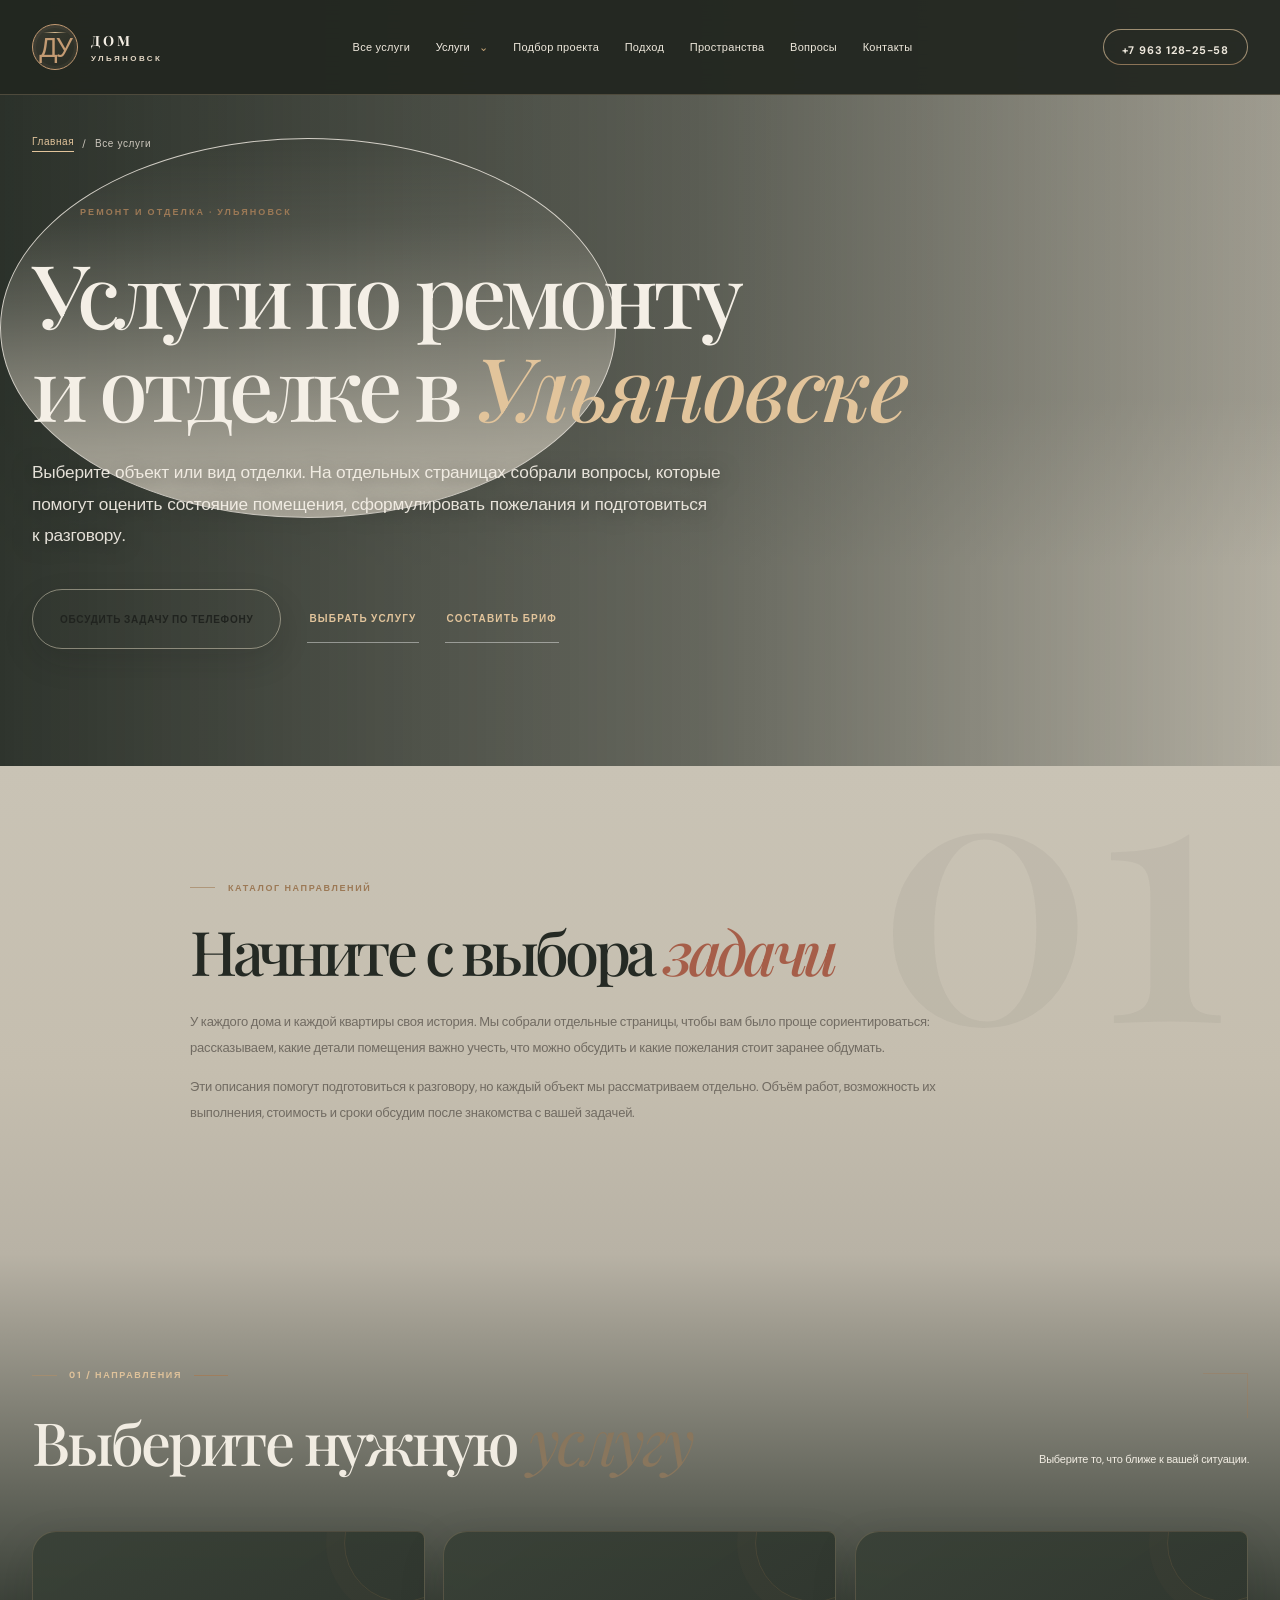
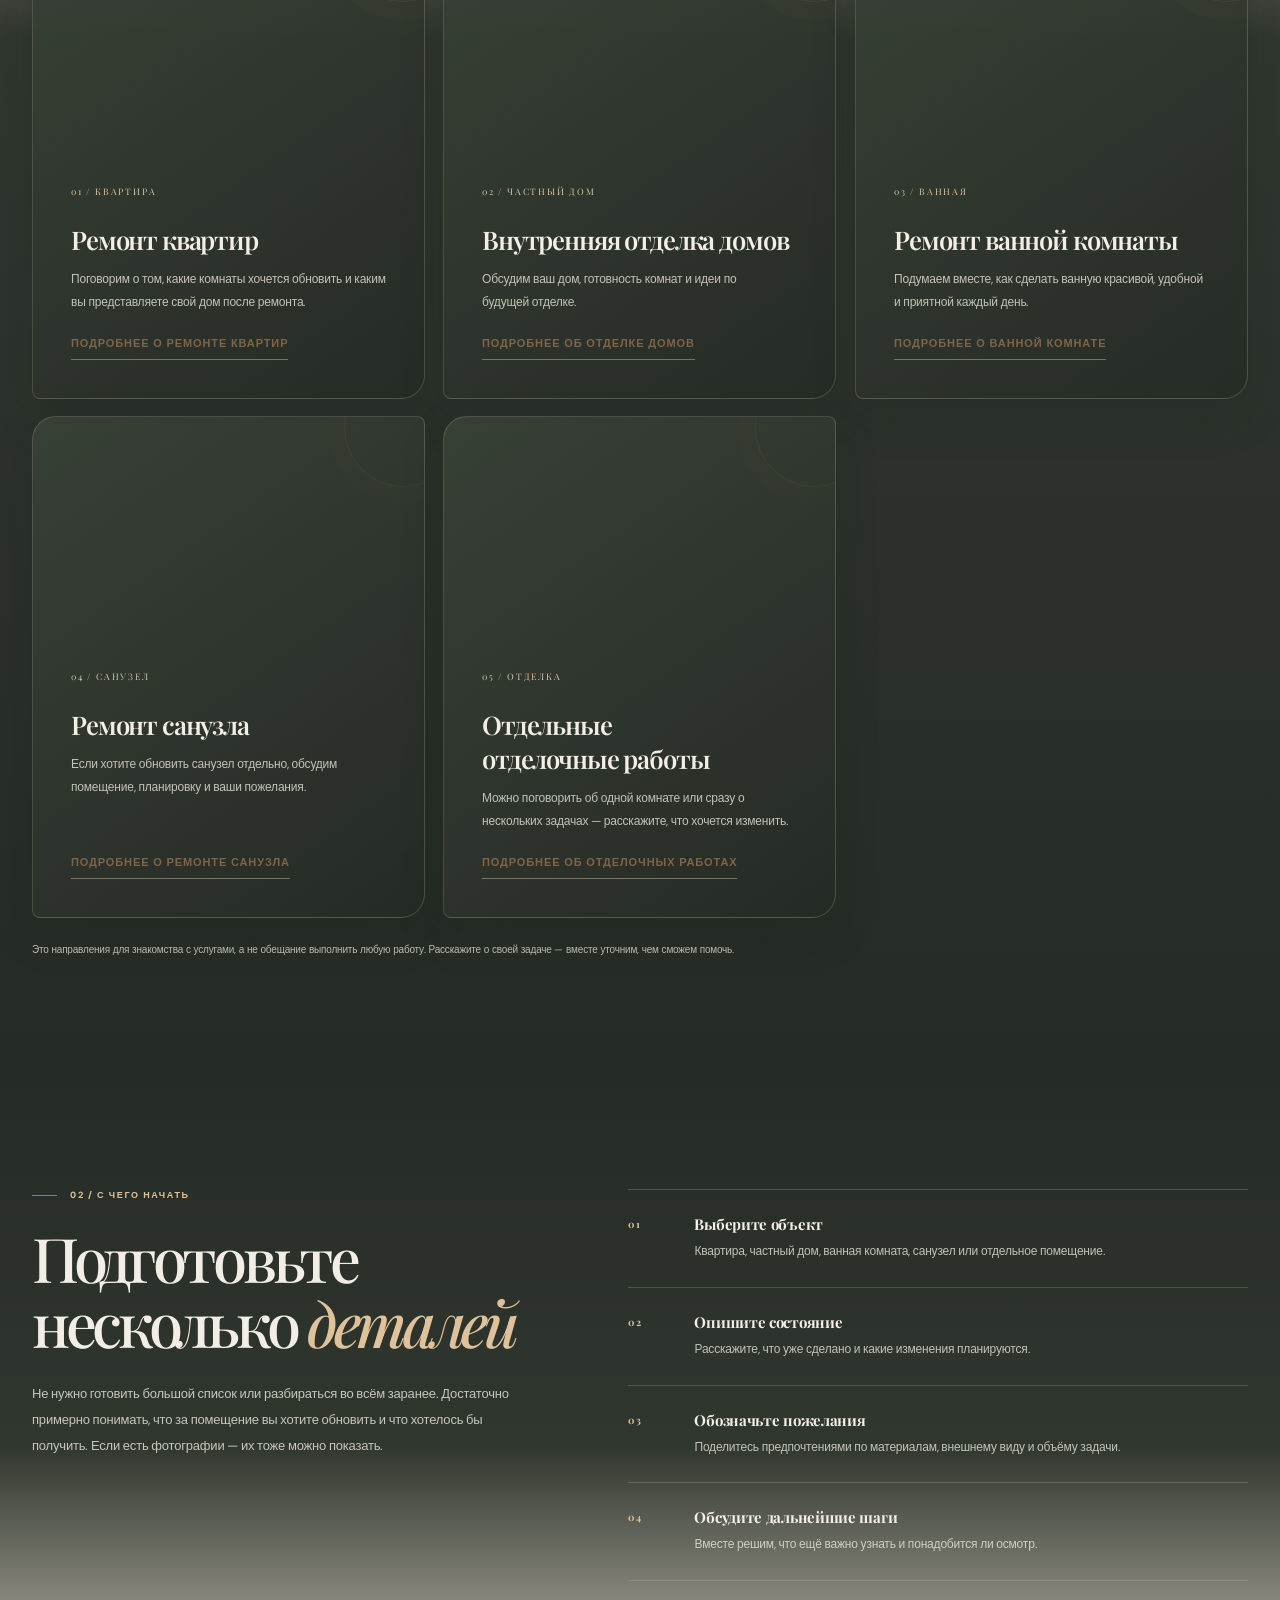
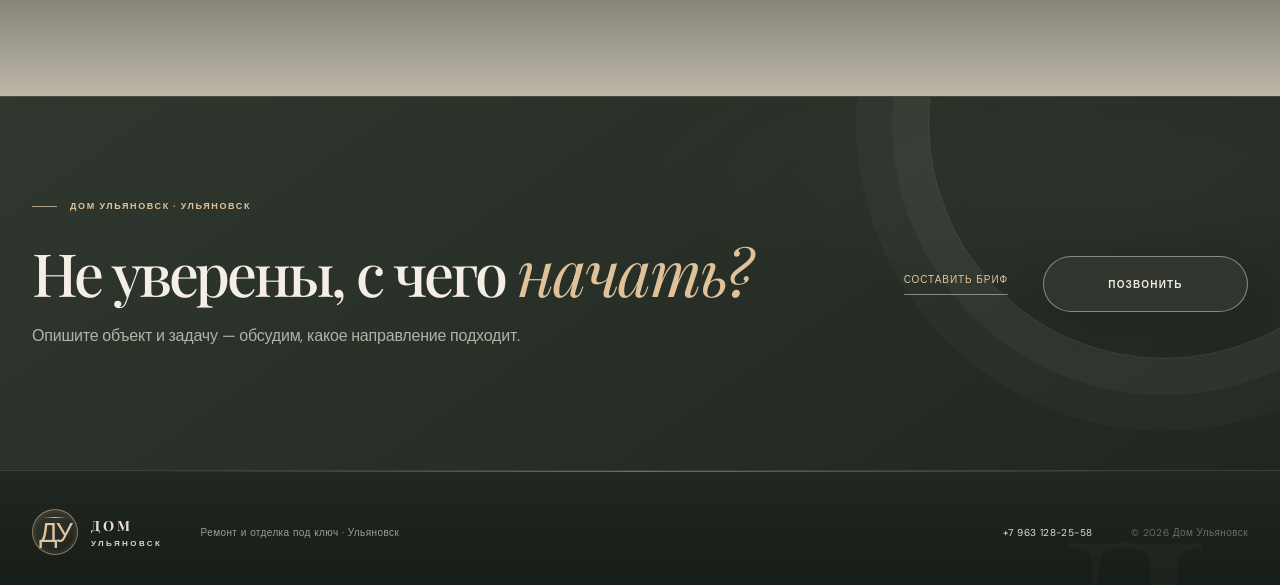
<file: uslugi.html>
<!doctype html>
<html lang="ru">
<head>
<meta charset="utf-8"><meta name="viewport" content="width=device-width, initial-scale=1"><meta name="theme-color" content="#242522">
<title>Все услуги по ремонту и отделке в Ульяновске — Дом Ульяновск</title><meta name="description" content="Каталог услуг «Дом Ульяновск»: ремонт квартир, внутренняя отделка домов, ремонт ванной комнаты и санузла, отдельные отделочные работы в Ульяновске."><link rel="canonical" href="https://marcostavar24633-cyber.github.io/remont/uslugi.html">
<meta property="og:type" content="website"><meta property="og:locale" content="ru_RU"><meta property="og:site_name" content="Дом Ульяновск"><meta property="og:title" content="Все услуги по ремонту и отделке в Ульяновске — Дом Ульяновск"><meta property="og:description" content="Каталог услуг «Дом Ульяновск»: ремонт квартир, внутренняя отделка домов, ремонт ванной комнаты и санузла, отдельные отделочные работы в Ульяновске."><meta property="og:url" content="https://marcostavar24633-cyber.github.io/remont/uslugi.html"><meta property="og:image" content="https://images.unsplash.com/photo-1600210492486-724fe5c67fb0?auto=format&amp;fit=crop&amp;w=1200&amp;h=630&amp;q=85"><meta property="og:image:alt" content="Пример современного интерьера">
<meta name="twitter:card" content="summary_large_image"><meta name="twitter:title" content="Все услуги по ремонту и отделке в Ульяновске — Дом Ульяновск"><meta name="twitter:description" content="Каталог услуг «Дом Ульяновск»: ремонт квартир, внутренняя отделка домов, ремонт ванной комнаты и санузла, отдельные отделочные работы в Ульяновске."><meta name="twitter:image" content="https://images.unsplash.com/photo-1600210492486-724fe5c67fb0?auto=format&amp;fit=crop&amp;w=1200&amp;h=630&amp;q=85">
<meta name="format-detection" content="telephone=no"><link rel="icon" href="favicon.svg" type="image/svg+xml">
<link rel="preload" as="image" href="https://images.unsplash.com/photo-1600210492486-724fe5c67fb0?auto=format&amp;fit=crop&amp;w=1600&amp;q=80" media="(min-width: 801px)" fetchpriority="high"><link rel="preload" as="image" href="https://images.unsplash.com/photo-1600210492486-724fe5c67fb0?auto=format&amp;fit=crop&amp;w=900&amp;q=75" media="(max-width: 800px)" fetchpriority="high">
<link rel="preconnect" href="https://images.unsplash.com"><link rel="preconnect" href="https://fonts.googleapis.com"><link rel="preconnect" href="https://fonts.gstatic.com" crossorigin><link href="https://fonts.googleapis.com/css2?family=DM+Sans:wght@400;500;600;700;800&amp;family=Playfair+Display:ital,wght@0,400;0,500;0,600;1,400;1,500&amp;display=swap" rel="stylesheet"><link rel="stylesheet" href="styles.css">
    <link rel="stylesheet" href="styles-components.css">
    <link rel="stylesheet" href="styles-luxury.css">
    <link rel="stylesheet" href="styles-cinematic-hero.css">
    <link rel="stylesheet" href="styles-cinematic-sections.css">
    <link rel="stylesheet" href="styles-mobile-final.css">
<script type="application/ld+json">
{"@context":"https://schema.org","@type":"ItemList","name":"Услуги по ремонту и отделке в Ульяновске","itemListOrder":"https://schema.org/ItemListUnordered","numberOfItems":5,"itemListElement":[{"@type":"ListItem","position":1,"name":"Ремонт квартир в Ульяновске","url":"https://marcostavar24633-cyber.github.io/remont/remont-kvartir.html"},{"@type":"ListItem","position":2,"name":"Внутренняя отделка домов в Ульяновске","url":"https://marcostavar24633-cyber.github.io/remont/otdelka-domov.html"},{"@type":"ListItem","position":3,"name":"Ремонт и отделка ванной комнаты в Ульяновске","url":"https://marcostavar24633-cyber.github.io/remont/otdelka-vannoy.html"},{"@type":"ListItem","position":4,"name":"Ремонт санузла в Ульяновске","url":"https://marcostavar24633-cyber.github.io/remont/remont-sanuzla.html"},{"@type":"ListItem","position":5,"name":"Отделочные работы в Ульяновске","url":"https://marcostavar24633-cyber.github.io/remont/otdelochnye-raboty.html"}]}
</script>
<script type="application/ld+json">{"@context":"https://schema.org","@type":"BreadcrumbList","itemListElement":[{"@type":"ListItem","position":1,"name":"Главная","item":"https://marcostavar24633-cyber.github.io/remont/"},{"@type":"ListItem","position":2,"name":"Все услуги","item":"https://marcostavar24633-cyber.github.io/remont/uslugi.html"}]}</script>
</head>
<body id="top" class="service-page page-services">
<a class="skip-link" href="#main">Перейти к содержимому</a>
<header class="header"><div class="container nav">
<a class="brand" href="index.html#top" aria-label="Дом Ульяновск — на главную"><span class="brand-mark">ДУ</span><span><b>ДОМ</b><small>УЛЬЯНОВСК</small></span></a>
<nav class="desktop-nav" aria-label="Основная навигация">
 <a href="uslugi.html" aria-current="page">Все услуги</a>
 <div class="nav-dropdown"><button class="nav-dropdown-toggle" type="button" aria-haspopup="true" aria-expanded="false" aria-controls="service-menu">Услуги <span aria-hidden="true">⌄</span></button>
 <div class="nav-dropdown-menu" id="service-menu"><a href="remont-kvartir.html"><span>01</span> Ремонт квартир</a><a href="otdelka-domov.html"><span>02</span> Отделка домов</a><a href="otdelka-vannoy.html"><span>03</span> Отделка ванной</a><a href="remont-sanuzla.html"><span>04</span> Ремонт санузла</a><a href="otdelochnye-raboty.html"><span>05</span> Отделочные работы</a></div></div>
 <a href="index.html#project-studio">Подбор проекта</a><a href="index.html#approach">Подход</a><a href="index.html#portfolio">Пространства</a><a href="index.html#faq">Вопросы</a><a href="index.html#contacts">Контакты</a></nav>
<a class="header-phone" href="tel:+79631282558">+7 963 128-25-58</a><button class="menu-toggle" type="button" aria-label="Открыть меню" aria-controls="mobile-navigation" aria-expanded="false"><span></span><span></span></button>
</div><nav class="mobile-nav" id="mobile-navigation" aria-label="Мобильная навигация">
 <a href="uslugi.html" aria-current="page">Все услуги</a>
 <div class="mobile-nav-group"><button class="mobile-nav-group-toggle" type="button" aria-expanded="false" aria-controls="mobile-service-links">Услуги <span aria-hidden="true">＋</span></button>
 <div class="mobile-service-links" id="mobile-service-links"><a href="remont-kvartir.html">Ремонт квартир</a><a href="otdelka-domov.html">Отделка домов</a><a href="otdelka-vannoy.html">Отделка ванной</a><a href="remont-sanuzla.html">Ремонт санузла</a><a href="otdelochnye-raboty.html">Отделочные работы</a></div></div>
 <a href="index.html#approach">Подход</a><a href="index.html#portfolio">Пространства</a><a href="index.html#faq">Вопросы</a><a href="index.html#contacts">Контакты</a><a class="mobile-nav-call" href="tel:+79631282558">Позвонить · +7 963 128-25-58 </a></nav></header>
<main id="main">
<section class="service-hero"><div class="service-hero-image" role="img" aria-label="Пример современного жилого интерьера"></div><div class="service-hero-shade"></div><div class="container service-hero-content">
<nav class="breadcrumbs" aria-label="Хлебные крошки"><a href="index.html">Главная</a><span> / </span><span aria-current="page">Все услуги</span></nav>
<p class="eyebrow"><span></span> РЕМОНТ И ОТДЕЛКА · УЛЬЯНОВСК</p><h1>Услуги по ремонту<br>и отделке в <em>Ульяновске</em></h1>
<p class="hero-lead">Выберите объект или вид отделки. На отдельных страницах собрали вопросы, которые помогут оценить состояние помещения, сформулировать пожелания и подготовиться к разговору.</p>
<div class="hero-actions"><a class="button button-accent" href="tel:+79631282558">Обсудить задачу по телефону </a><a class="text-link" href="#directions">Выбрать услугу </a><a class="text-link" href="index.html#project-studio">Составить бриф </a></div></div></section>
<section class="section-pad service-detail-intro"><div class="container detail-narrow"><p class="section-kicker">КАТАЛОГ НАПРАВЛЕНИЙ</p><h2>Начните с выбора <em>задачи</em></h2><p>У каждого дома и каждой квартиры своя история. Мы собрали отдельные страницы, чтобы вам было проще сориентироваться: рассказываем, какие детали помещения важно учесть, что можно обсудить и какие пожелания стоит заранее обдумать.</p><p>Эти описания помогут подготовиться к разговору, но каждый объект мы рассматриваем отдельно. Объём работ, возможность их выполнения, стоимость и сроки обсудим после знакомства с вашей задачей.</p></div></section>
<section class="section-pad service-detail-list" id="directions"><div class="container"><div class="section-heading"><div><p class="section-kicker">01 / НАПРАВЛЕНИЯ</p><h2>Выберите нужную <em>услугу</em></h2></div><p>Выберите то, что ближе к вашей ситуации.</p></div>
<div class="detail-grid">
<article class="detail-card"><span>01 / КВАРТИРА</span><h3>Ремонт квартир</h3><p>Поговорим о том, какие комнаты хочется обновить и каким вы представляете свой дом после ремонта.</p><a class="service-more" href="remont-kvartir.html">Подробнее о ремонте квартир </a></article>
<article class="detail-card"><span>02 / ЧАСТНЫЙ ДОМ</span><h3>Внутренняя отделка домов</h3><p>Обсудим ваш дом, готовность комнат и идеи по будущей отделке.</p><a class="service-more" href="otdelka-domov.html">Подробнее об отделке домов </a></article>
<article class="detail-card"><span>03 / ВАННАЯ</span><h3>Ремонт ванной комнаты</h3><p>Подумаем вместе, как сделать ванную красивой, удобной и приятной каждый день.</p><a class="service-more" href="otdelka-vannoy.html">Подробнее о ванной комнате </a></article>
<article class="detail-card"><span>04 / САНУЗЕЛ</span><h3>Ремонт санузла</h3><p>Если хотите обновить санузел отдельно, обсудим помещение, планировку и ваши пожелания.</p><a class="service-more" href="remont-sanuzla.html">Подробнее о ремонте санузла </a></article>
<article class="detail-card"><span>05 / ОТДЕЛКА</span><h3>Отдельные отделочные работы</h3><p>Можно поговорить об одной комнате или сразу о нескольких задачах — расскажите, что хочется изменить.</p><a class="service-more" href="otdelochnye-raboty.html">Подробнее об отделочных работах </a></article>
</div><p class="detail-disclaimer">Это направления для знакомства с услугами, а не обещание выполнить любую работу. Расскажите о своей задаче — вместе уточним, чем сможем помочь.</p></div></section>
<section class="section-pad service-detail-process"><div class="container process-grid"><div><p class="section-kicker">02 / С ЧЕГО НАЧАТЬ</p><h2>Подготовьте несколько <em>деталей</em></h2><p class="detail-copy">Не нужно готовить большой список или разбираться во всём заранее. Достаточно примерно понимать, что за помещение вы хотите обновить и что хотелось бы получить. Если есть фотографии — их тоже можно показать.</p></div>
<ol class="detail-steps"><li><b>01</b><div><h3>Выберите объект</h3><p>Квартира, частный дом, ванная комната, санузел или отдельное помещение.</p></div></li><li><b>02</b><div><h3>Опишите состояние</h3><p>Расскажите, что уже сделано и какие изменения планируются.</p></div></li><li><b>03</b><div><h3>Обозначьте пожелания</h3><p>Поделитесь предпочтениями по материалам, внешнему виду и объёму задачи.</p></div></li><li><b>04</b><div><h3>Обсудите дальнейшие шаги</h3><p>Вместе решим, что ещё важно узнать и понадобится ли осмотр.</p></div></li></ol></div></section>
<section class="cta-band"><div class="container cta-inner"><div><p class="section-kicker">ДОМ УЛЬЯНОВСК · УЛЬЯНОВСК</p><h2>Не уверены, с чего <em>начать?</em></h2><p>Опишите объект и задачу — обсудим, какое направление подходит.</p></div><a class="text-link" href="index.html#project-studio">Составить бриф </a><a class="button button-light" href="tel:+79631282558">Позвонить </a></div></section>
</main>
<footer class="footer"><div class="container footer-inner"><a class="brand brand-footer" href="index.html#top"><span class="brand-mark">ДУ</span><span><b>ДОМ</b><small>УЛЬЯНОВСК</small></span></a><span>Ремонт и отделка под ключ · Ульяновск</span><a href="tel:+79631282558">+7 963 128-25-58</a><span class="copyright">© <span id="year"></span> Дом Ульяновск</span></div></footer>
<script src="script.js"></script>
</body>
</html>
</file>
<file: styles.css>
*{box-sizing:border-box}html{scroll-behavior:smooth}body{margin:0;font-family:Manrope,Arial,sans-serif;color:#202521;background:#f5f4f0}a{color:inherit;text-decoration:none}.container{width:min(1180px,calc(100% - 48px));margin:auto}.header{position:absolute;z-index:10;top:0;left:0;width:100%;color:#fff;border-bottom:1px solid #ffffff2b}.nav{height:88px;display:flex;align-items:center;justify-content:space-between}.brand{display:flex;align-items:center;gap:11px;letter-spacing:.13em}.brand-mark{width:39px;height:39px;border:1px solid #c79560;display:grid;place-items:center;color:#d9a875;font-size:22px;font-weight:800}.brand b,.brand small{display:block}.brand b{font-size:15px}.brand small{font-size:8px;letter-spacing:.25em;margin-top:3px;color:#d8d5cf}.desktop-nav{display:flex;gap:34px;font-size:12px;color:#e1dfda}.desktop-nav a:hover,.header-phone:hover{color:#d7a16c}.header-phone{font-size:13px;font-weight:700;letter-spacing:.04em}.menu-toggle{display:none;background:none;border:0;padding:8px}.menu-toggle span{display:block;width:24px;height:2px;background:#fff;margin:5px}.mobile-nav{display:none}.hero{min-height:720px;height:min(850px,100vh);position:relative;display:flex;align-items:center;color:#fff;background:#222923;overflow:hidden}.hero-image{position:absolute;inset:0;background-image:url('https://images.unsplash.com/photo-1600210492486-724fe5c67fb0?auto=format&fit=crop&w=1600&q=80');background-position:center 55%;background-size:cover;transform:scale(1.02)}.hero-shade{position:absolute;inset:0;background:linear-gradient(90deg,rgba(22,29,25,.91) 0%,rgba(22,29,25,.72) 43%,rgba(22,29,25,.12) 100%),linear-gradient(0deg,rgba(16,20,17,.35),transparent 45%)}.hero-content{position:relative;padding-top:70px}.eyebrow,.section-kicker{font-size:10px;letter-spacing:.2em;font-weight:800}.eyebrow{color:#e0b386;display:flex;align-items:center;gap:12px}.eyebrow span{width:28px;height:1px;background:#d39b64}.hero h1{font-size:clamp(48px,7vw,86px);line-height:1.07;letter-spacing:-.065em;font-weight:600;margin:27px 0 20px;max-width:760px}.hero h1 em,h2 em{font-family:Georgia,serif;font-weight:400;color:#d4a16f}.hero-lead{max-width:490px;color:#e0e1dc;font-size:15px;line-height:1.8}.hero-actions{display:flex;align-items:center;gap:30px;margin-top:34px}.button{display:inline-flex;align-items:center;justify-content:space-between;gap:30px;padding:17px 21px;font-size:12px;font-weight:800;letter-spacing:.02em;transition:.2s}.button span{font-size:18px}.button-accent{background:#c28d5d;color:#171c18}.button-accent:hover{background:#d8a879;transform:translateY(-2px)}.text-link{font-size:12px;color:#fff}.text-link span{padding-left:10px;color:#d4a16f}.hero-note{display:flex;align-items:center;gap:14px;margin-top:78px;color:#d7d8d2;font-size:10px;letter-spacing:.12em}.note-line{width:42px;height:1px;background:#d2a16f}.hero-counter{position:absolute;right:max(24px,calc((100vw - 1180px)/2));bottom:36px;font-size:9px;letter-spacing:.17em;color:#d5d3cc}.hero-counter b{font-size:20px;color:#fff;margin-right:10px}.section-pad{padding:112px 0}.intro{background:#f5f4f0}.intro-grid{display:grid;grid-template-columns:1fr 2.3fr;gap:40px}.section-kicker{color:#a8784d;margin:0 0 24px}.intro h2,.section-heading h2,.approach h2,.contacts h2,.cta-band h2{font-size:clamp(34px,4vw,52px);line-height:1.15;letter-spacing:-.055em;font-weight:600;margin:0}.intro h2 em,.section-heading h2 em,.approach h2 em,.contacts h2 em{color:#a87950}.intro-copy{max-width:640px;color:#747873;font-size:14px;line-height:1.9;margin:25px 0 0}.services{background:#eae9e3}.section-heading{display:flex;justify-content:space-between;align-items:end;gap:40px;margin-bottom:48px}.section-heading>p{max-width:300px;color:#777b75;font-size:12px;line-height:1.8;margin:0 0 5px}.service-grid{display:grid;grid-template-columns:repeat(2,1fr);gap:22px}.service-card{background:#f7f6f2;display:grid;grid-template-columns:1.1fr 1fr;min-height:235px}.service-photo{display:block;width:100%;height:100%;min-height:235px;object-fit:cover;object-position:center}.service-info{padding:27px 22px;display:flex;flex-direction:column;justify-content:center}.service-info>span{color:#ae8057;font-size:10px;letter-spacing:.12em}.service-info h3{font-size:20px;letter-spacing:-.04em;margin:17px 0 8px}.service-info p{font-size:11px;color:#777b75;line-height:1.7;margin:0}.small-note{font-size:10px;color:#858981;margin-top:22px}.approach{background:#f7f6f2}.approach-grid{display:grid;grid-template-columns:1fr 1fr;gap:90px;align-items:center}.approach-visual{height:610px;position:relative}.approach-visual img{width:100%;height:100%;object-fit:cover}.visual-caption{position:absolute;bottom:25px;left:25px;background:#202721;color:#fff;padding:24px 28px;min-width:190px}.visual-caption span{font-size:8px;letter-spacing:.18em;color:#d7a16f}.visual-caption b{display:block;font-family:Georgia,serif;font-size:26px;line-height:1.15;font-weight:400;margin-top:12px}.approach-desc{color:#777b75;font-size:12px;line-height:1.9;max-width:430px;margin:23px 0 30px}.steps{border-top:1px solid #deded7}.step{display:grid;grid-template-columns:45px 1fr;gap:12px;padding:19px 0;border-bottom:1px solid #deded7}.step>b{font-size:10px;color:#b28258;padding-top:3px}.step h3{font-size:13px;margin:0 0 5px}.step p{font-size:11px;color:#858981;margin:0;line-height:1.6}.portfolio{background:#eae9e3}.portfolio-placeholder{min-height:300px;border:1px dashed #bcbdb5;display:flex;flex-direction:column;align-items:center;justify-content:center;text-align:center;padding:30px}.placeholder-icon{width:42px;height:42px;border:1px solid #b78a62;border-radius:50%;display:grid;place-items:center;color:#a87950;font-size:24px}.portfolio-placeholder h3{font-size:19px;margin:20px 0 8px}.portfolio-placeholder p{font-size:11px;line-height:1.8;color:#777b75;max-width:420px;margin:0}.cta-band{background:#202721;color:#fff;padding:75px 0}.cta-inner{display:flex;align-items:center;justify-content:space-between;gap:30px}.cta-band .section-kicker{color:#d3a16f}.cta-band h2{font-size:clamp(34px,4vw,48px)}.button-light{background:#f4f1eb;color:#202521}.button-light:hover{background:#fff;transform:translateY(-2px)}.contacts{background:#f7f6f2}.contacts-grid{display:grid;grid-template-columns:1.2fr .8fr;gap:100px;align-items:center}.contact-copy{color:#777b75;font-size:12px;line-height:1.8;max-width:380px;margin:23px 0}.contact-phone{font-size:clamp(25px,3vw,38px);font-weight:700;letter-spacing:-.04em}.contact-location{font-size:11px;color:#888b84;margin-top:10px}.contact-panel{background:#eae9e3;padding:38px}.panel-label{font-size:9px;letter-spacing:.18em;color:#a87950;font-weight:800}.contact-panel h3{font-size:23px;letter-spacing:-.04em;margin:25px 0 9px}.contact-panel p{font-size:11px;color:#777b75;line-height:1.8}.button-full{width:100%;margin-top:20px}.contact-panel .privacy-note{font-size:9px;margin:17px 0 0}.footer{background:#202721;color:#fff;padding:28px 0}.footer-inner{display:flex;align-items:center;justify-content:space-between;gap:20px;font-size:10px;color:#c4c7c0}.brand-footer{color:#fff}.copyright{color:#8e948c}
@media(max-width:800px){.desktop-nav,.header-phone{display:none}.menu-toggle{display:block}.mobile-nav{padding:0 24px 20px;background:#202721eF}.mobile-nav.open{display:flex;flex-direction:column;gap:17px}.mobile-nav a{font-size:13px}.hero{min-height:680px;height:90vh}.hero-shade{background:linear-gradient(90deg,rgba(22,29,25,.88),rgba(22,29,25,.43)),linear-gradient(0deg,rgba(16,20,17,.35),transparent)}.hero h1{font-size:clamp(45px,10vw,70px)}.hero-note{margin-top:60px}.section-pad{padding:78px 0}.intro-grid{grid-template-columns:1fr;gap:18px}.section-heading{display:block}.section-heading>p{margin-top:20px}.approach-grid{grid-template-columns:1fr;gap:45px}.approach-visual{height:460px}.contacts-grid{grid-template-columns:1fr;gap:40px}.footer-inner{flex-wrap:wrap}.footer-inner>span:first-of-type{order:3;width:100%}}
@media(max-width:560px){.container{width:min(100% - 36px,1180px)}.nav{height:72px}.hero{min-height:650px}.hero h1{font-size:47px}.hero-lead{font-size:13px}.hero-actions{align-items:flex-start;flex-direction:column;gap:20px}.hero-note{margin-top:48px}.hero-counter{bottom:22px}.service-grid{grid-template-columns:1fr;gap:14px}.service-card{grid-template-columns:1fr;min-height:0}.service-photo{height:190px;min-height:190px}.service-info{padding:22px}.approach-visual{height:390px}.cta-inner{align-items:flex-start;flex-direction:column}.cta-band{padding:60px 0}.contact-panel{padding:27px 22px}.footer-inner{align-items:flex-start}.footer-inner>a:last-of-type{width:100%}}

/* Дополнительная полировка */
.skip-link{position:absolute;left:12px;top:-60px;z-index:100;background:#fff;color:#202521;padding:12px 16px}.skip-link:focus{top:12px}
a:focus-visible,button:focus-visible{outline:3px solid #d6a16e;outline-offset:4px}
.portfolio-intro{display:flex;align-items:flex-start;gap:22px;margin:-18px 0 28px}.portfolio-tag{flex:0 0 auto;font-size:9px;letter-spacing:.16em;font-weight:800;color:#a87950;padding-top:4px}.portfolio-intro p{max-width:600px;margin:0;color:#777b75;font-size:11px;line-height:1.8}
.portfolio-grid{display:grid;grid-template-columns:1.35fr 1fr 1fr;gap:18px}.portfolio-item{position:relative;margin:0;min-width:0;background:#d8d7d0;overflow:hidden}.portfolio-item img{display:block;width:100%;height:290px;object-fit:cover;transition:transform .5s}.portfolio-item:hover img{transform:scale(1.035)}.portfolio-item figcaption{position:absolute;left:0;right:0;bottom:0;padding:38px 20px 17px;color:#fff;background:linear-gradient(transparent,rgba(20,25,21,.8));display:flex;flex-direction:column;gap:4px}.portfolio-item figcaption b{font-size:15px}.portfolio-item figcaption span{font-size:9px;color:#e3e2dc}
.portfolio-upload-note{display:flex;align-items:center;gap:17px;margin-top:22px;padding:20px 22px;border:1px solid #d1d0c8}.portfolio-upload-note .placeholder-icon{flex:0 0 42px}.portfolio-upload-note b{font-size:12px}.portfolio-upload-note p{font-size:10px;line-height:1.7;color:#777b75;margin:5px 0 0}.mobile-call{display:none}
@media(max-width:800px){.portfolio-grid{grid-template-columns:1fr 1fr}.portfolio-item-wide{grid-column:1/-1}.portfolio-item-wide img{height:330px}.portfolio-item:not(.portfolio-item-wide) img{height:220px}}
@media(max-width:560px){.portfolio-intro{display:block}.portfolio-tag{display:block;margin-bottom:10px}.portfolio-grid{grid-template-columns:1fr}.portfolio-item-wide{grid-column:auto}.portfolio-item img,.portfolio-item-wide img,.portfolio-item:not(.portfolio-item-wide) img{height:250px}.portfolio-upload-note{align-items:flex-start;padding:17px}.mobile-call{position:fixed;z-index:9;display:flex;align-items:center;justify-content:center;gap:18px;left:14px;right:14px;bottom:12px;padding:15px 20px;background:#c28d5d;color:#171c18;font-size:12px;font-weight:800;box-shadow:0 8px 30px #0003}.mobile-call span{font-size:17px}.footer{padding-bottom:82px}}

/* Доступность: учитываем системную настройку уменьшения движения и якорную навигацию */
html { scroll-padding-top: 24px; }
#services, #approach, #portfolio, #contacts { scroll-margin-top: 24px; }
@media (prefers-reduced-motion: reduce) {
  html { scroll-behavior: auto; }
  *, *::before, *::after {
    animation-duration: 0.01ms !important;
    animation-iteration-count: 1 !important;
    transition-duration: 0.01ms !important;
    scroll-behavior: auto !important;
  }
  .hero-image, .portfolio-item:hover img, .button:hover { transform: none !important; }
}


/* FAQ: понятные раскрывающиеся ответы без JavaScript */
.faq{background:#f5f4f0}
.faq-grid{display:grid;grid-template-columns:.85fr 1.15fr;gap:90px;align-items:start}
.faq-heading>p:not(.section-kicker){max-width:390px;color:#777b75;font-size:12px;line-height:1.9;margin:22px 0 26px}
.faq-heading .button{margin-top:4px}
.faq-list{border-top:1px solid #d9d9d1}
.faq-item{border-bottom:1px solid #d9d9d1;padding:0}
.faq-item summary{position:relative;list-style:none;cursor:pointer;padding:23px 42px 23px 0;font-size:14px;font-weight:700;line-height:1.55}
.faq-item summary::-webkit-details-marker{display:none}
.faq-item summary::after{content:"+";position:absolute;right:5px;top:18px;color:#a87950;font-size:24px;font-weight:400}
.faq-item[open] summary::after{content:"−"}
.faq-item summary:focus-visible{outline:3px solid #d6a16e;outline-offset:4px}
.faq-item p{max-width:620px;margin:0;padding:0 35px 22px 0;color:#777b75;font-size:12px;line-height:1.9}
@media(max-width:800px){.faq-grid{grid-template-columns:1fr;gap:38px}}


/* Дополнительная полировка доступности и мобильного управления */
:root {
  --text-muted-accessible: #666b65;
  --focus-accessible: #8a5a32;
}
.intro-copy,
.section-heading > p,
.small-note,
.approach-desc,
.step p,
.portfolio-intro p,
.portfolio-upload-note p,
.faq-heading > p:not(.section-kicker),
.faq-item p,
.contact-copy,
.contact-panel > p,
.privacy-note {
  color: var(--text-muted-accessible);
}
a:focus-visible,
button:focus-visible,
.faq-item summary:focus-visible {
  outline-color: var(--focus-accessible);
}
#services, #approach, #portfolio, #faq, #contacts {
  scroll-margin-top: 24px;
}
@media (max-width: 800px) {
  .menu-toggle {
    width: 44px;
    height: 44px;
    display: grid;
    place-content: center;
  }
  .mobile-nav a {
    display: flex;
    align-items: center;
    min-height: 44px;
    padding: 8px 0;
  }
}
@media (max-width: 560px) {
  .mobile-call {
    bottom: max(12px, env(safe-area-inset-bottom));
    min-height: 48px;
  }
  .footer {
    padding-bottom: max(82px, calc(70px + env(safe-area-inset-bottom)));
  }
}


/* Локальная SEO-страница ремонта квартир */
.service-hero{min-height:650px;position:relative;display:flex;align-items:center;color:#fff;background:#222923;overflow:hidden}
.service-hero-image{position:absolute;inset:0;background-image:url('https://images.unsplash.com/photo-1600210492486-724fe5c67fb0?auto=format&fit=crop&w=1600&q=80');background-position:center 55%;background-size:cover}
.service-hero-shade{position:absolute;inset:0;background:linear-gradient(90deg,rgba(22,29,25,.92),rgba(22,29,25,.68) 52%,rgba(22,29,25,.18)),linear-gradient(0deg,rgba(16,20,17,.28),transparent 55%)}
.service-hero-content{position:relative;padding-top:100px;padding-bottom:55px}
.breadcrumbs{font-size:11px;color:#d8d9d2;margin-bottom:40px}
.breadcrumbs a{color:#e2b488;text-decoration:underline;text-underline-offset:3px}
.service-hero h1{font-size:clamp(46px,7vw,78px);line-height:1.08;letter-spacing:-.06em;font-weight:600;margin:25px 0 20px;max-width:800px}
.service-hero h1 em{font-family:Georgia,serif;font-weight:400;color:#d4a16f}
.detail-narrow{max-width:850px}
.detail-narrow h2,.process-grid h2{font-size:clamp(34px,4vw,52px);line-height:1.15;letter-spacing:-.055em;font-weight:600;margin:0 0 26px}
.detail-narrow h2 em,.process-grid h2 em{font-family:Georgia,serif;font-weight:400;color:#a87950}
.detail-narrow p:not(.section-kicker),.detail-copy{font-size:14px;line-height:1.9;color:var(--text-muted-accessible);max-width:780px}
.service-detail-list{background:#eae9e3}
.detail-grid{display:grid;grid-template-columns:repeat(2,1fr);gap:16px}
.detail-card{background:#f7f6f2;padding:28px;min-height:180px}
.detail-card>span{font-size:10px;color:#a87950;letter-spacing:.15em}
.detail-card h3{font-size:18px;margin:18px 0 9px}
.detail-card p{font-size:12px;line-height:1.8;color:var(--text-muted-accessible);margin:0}
.detail-disclaimer{font-size:10px;line-height:1.8;color:var(--text-muted-accessible);margin:22px 0 0}
.service-detail-process{background:#f7f6f2}
.process-grid{display:grid;grid-template-columns:.9fr 1.1fr;gap:80px;align-items:start}
.detail-copy{margin-top:22px}
.detail-steps{list-style:none;margin:0;padding:0;border-top:1px solid #deded7}
.detail-steps li{display:grid;grid-template-columns:42px 1fr;gap:14px;padding:20px 0;border-bottom:1px solid #deded7}
.detail-steps li>b{font-size:10px;color:#a87950;padding-top:3px}
.detail-steps h3{font-size:14px;margin:0 0 6px}
.detail-steps p{font-size:12px;line-height:1.8;color:var(--text-muted-accessible);margin:0}
.service-detail-faq{background:#f5f4f0}
.service-page .header{position:absolute}
.service-page .mobile-nav{background:#202721}
@media(max-width:800px){.process-grid{grid-template-columns:1fr;gap:35px}.service-hero{min-height:620px}.service-hero-content{padding-top:90px}.detail-grid{grid-template-columns:1fr 1fr}}
@media(max-width:560px){.service-hero{min-height:650px}.service-hero h1{font-size:46px}.breadcrumbs{margin-bottom:30px}.detail-grid{grid-template-columns:1fr}.detail-card{min-height:0}.service-hero-content{padding-bottom:70px}}

.service-more{display:inline-flex;align-items:center;gap:10px;margin-top:14px;width:max-content;font-size:10px;font-weight:800;color:#8a5a32;border-bottom:1px solid #c9a17c;padding-bottom:4px}
.service-more span{font-size:15px}
.service-more:hover{color:#202521}


/* Responsive hero assets: smaller downloads on narrow screens */
@media (max-width: 800px) {
  .hero-image { background-image: url('https://images.unsplash.com/photo-1600210492486-724fe5c67fb0?auto=format&fit=crop&w=900&q=75'); }
  .service-hero-image { background-image: url('https://images.unsplash.com/photo-1600210492486-724fe5c67fb0?auto=format&fit=crop&w=900&q=75'); }
}


/* Узкие экраны: дополнительная защита от горизонтального переполнения */
@media (max-width: 380px) {
  .container { width: calc(100% - 28px); }
  .hero h1 { font-size: clamp(38px, 11.5vw, 44px); }
  .service-hero h1 { font-size: clamp(38px, 11vw, 42px); }
  .hero-content, .service-hero-content, .service-info, .detail-card,
  .faq-heading, .faq-list, .contact-panel { min-width: 0; }
  .hero h1, .service-hero h1 { overflow-wrap: anywhere; }
  .hero-actions .button, .service-hero .button {
    max-width: 100%;
    width: fit-content;
    gap: 14px;
    padding: 15px 16px;
    white-space: normal;
  }
  .breadcrumbs { line-height: 1.7; }
  .service-detail-process .process-grid { gap: 28px; }
  .detail-steps li { grid-template-columns: 34px minmax(0, 1fr); }
  .faq-item summary { padding-right: 34px; }
}




/* Refined wordmark — architectural monogram instead of a plain initial */
.brand{
  gap:13px;
  letter-spacing:.12em;
}
.brand-mark{
  position:relative;
  width:46px;height:46px;
  border:1px solid rgba(216,187,145,.82);
  border-radius:14px 4px 14px 4px;
  color:#ead5b5;
  background:linear-gradient(145deg,rgba(226,199,162,.12),rgba(226,199,162,.025));
  font-family:"DM Sans",Arial,sans-serif;
  font-size:13px;
  font-weight:700;
  letter-spacing:-.08em;
  box-shadow:inset 0 0 0 3px rgba(216,187,145,.055);
}
.brand-mark::before{
  content:"";
  position:absolute;top:7px;left:10px;right:10px;height:1px;
  background:linear-gradient(90deg,transparent,#d8bb91,transparent);
}
.brand b{
  font-family:"DM Sans",Arial,sans-serif;
  font-size:16px;font-weight:700;letter-spacing:.19em;
}
.brand small{
  font-family:"DM Sans",Arial,sans-serif;
  font-size:8px;font-weight:600;letter-spacing:.28em;
  color:#e0d5c4;
}
@media(max-width:800px){
  .brand{gap:10px}
  .brand-mark{width:42px;height:42px;font-size:12px}
  .brand b{font-size:14px}
  .brand small{font-size:7px}
}
/* Buttons are cleaner without decorative arrow glyphs */
a.button span{display:none!important}
</file>
<file: styles-components.css>
/* LUXURY REDESIGN — Дом Ульяновск */
:root{
  --ink:#1d2924;
  --ink-soft:#26352e;
  --ivory:#f4f0e8;
  --paper:#faf8f3;
  --stone:#e8e2d7;
  --muted:#686d66;
  --gold:#c6a477;
  --gold-light:#dfc49d;
  --line:rgba(45,54,47,.16);
  --serif:"Playfair Display",Georgia,serif;
}
html{scroll-padding-top:90px}
body{font-family:DM Sans,Arial,sans-serif;background:var(--paper);color:var(--ink);letter-spacing:-.012em}
.container{width:min(1240px,calc(100% - 64px))}
.header{background:linear-gradient(180deg,rgba(17,27,22,.62),transparent);border:0;transition:background .25s}
.nav{height:96px}
.brand{gap:13px;letter-spacing:.16em}
.brand-mark{width:43px;height:43px;border:1px solid var(--gold);border-radius:50%;font-family:var(--serif);font-size:27px;font-weight:500;color:var(--gold-light)}
.brand b{font-size:14px;letter-spacing:.2em}
.brand small{font-size:8px;letter-spacing:.34em;color:#e4d8c6}
.desktop-nav{gap:clamp(17px,2.2vw,34px);font-size:11px;letter-spacing:.035em}
.desktop-nav a{position:relative;padding:10px 0}
.desktop-nav a:after{content:"";position:absolute;left:0;right:100%;bottom:2px;height:1px;background:var(--gold);transition:right .25s}
.desktop-nav a:hover:after{right:0}
.header-phone{border:1px solid rgba(223,196,157,.65);padding:13px 18px;border-radius:2px;font-size:11px;letter-spacing:.07em}
.header-phone:hover{background:var(--gold);color:var(--ink)}
.hero{height:min(920px,100svh);min-height:740px;background:var(--ink)}
.hero-image{background-position:center 52%;transform:scale(1.035);animation:hero-settle 1.4s ease-out both}
@keyframes hero-settle{from{transform:scale(1.09);opacity:.72}to{transform:scale(1.035);opacity:1}}
.hero-shade{background:linear-gradient(90deg,rgba(15,25,20,.91) 0%,rgba(19,30,24,.74) 42%,rgba(20,30,24,.12) 100%),linear-gradient(0deg,rgba(12,19,15,.55),transparent 50%)}
.hero-content{padding-top:90px}
.eyebrow,.section-kicker{font-size:9px;letter-spacing:.24em}
.eyebrow{color:var(--gold-light)}
.eyebrow span{background:var(--gold)}
.hero h1,.service-hero h1{font-size:clamp(54px,7.1vw,96px);line-height:.99;letter-spacing:-.065em;font-weight:500;max-width:880px;margin:30px 0 24px}
.hero h1 em,.service-hero h1 em,.cta-band h2 em{font-family:var(--serif);font-style:italic;font-weight:400;color:var(--gold-light);letter-spacing:-.025em}
.hero-lead{max-width:520px;font-size:14px;line-height:1.95;color:#e8e5dd}
.hero-actions{gap:32px;margin-top:38px}
.button{min-height:54px;padding:17px 24px;border-radius:2px;font-size:10px;letter-spacing:.08em;text-transform:uppercase;gap:26px}
.button-accent{background:var(--gold);color:#1b241f;box-shadow:0 12px 32px rgba(0,0,0,.12)}
.button-accent:hover{background:var(--gold-light);transform:translateY(-3px);box-shadow:0 16px 38px rgba(0,0,0,.2)}
.text-link{font-size:10px;letter-spacing:.12em;text-transform:uppercase}
.text-link span{color:var(--gold-light)}
.hero-note{font-size:9px;letter-spacing:.18em;color:#dedbd2;margin-top:86px}
.note-line{background:var(--gold)}
.hero-counter{font-size:8px;letter-spacing:.22em}
.hero-counter b{font-family:var(--serif);font-size:27px;font-weight:400;color:var(--gold-light)}
.section-pad{padding:clamp(82px,9vw,132px) 0}
.intro{background:var(--ivory)}
.section-kicker{color:#96764d}
.intro h2,.section-heading h2,.approach h2,.contacts h2,.cta-band h2,.detail-narrow h2,.process-grid h2{font-family:var(--serif);font-weight:500;font-size:clamp(42px,5vw,66px);line-height:1.04;letter-spacing:-.035em}
.intro h2 em,.section-heading h2 em,.approach h2 em,.contacts h2 em,.detail-narrow h2 em,.process-grid h2 em{font-family:var(--serif);font-style:italic;color:#9b7950;font-weight:400}
.intro-copy,.approach-desc,.detail-narrow p:not(.section-kicker),.detail-copy{font-size:13px;line-height:2;color:var(--muted)}
.services,.portfolio,.service-detail-list{background:#eae5db}
.section-heading{margin-bottom:54px}
.section-heading>p{max-width:340px;font-size:11px;line-height:2;color:var(--muted)}
.service-grid{gap:18px}
.service-card{background:var(--paper);grid-template-columns:1.05fr 1fr;min-height:270px;overflow:hidden;border:1px solid rgba(48,57,49,.08);transition:transform .35s,box-shadow .35s}
.service-card:hover{transform:translateY(-5px);box-shadow:0 22px 50px rgba(38,43,36,.1)}
.service-photo{min-height:270px;filter:saturate(.83);transition:transform .7s,filter .4s}
.service-card:hover .service-photo{transform:scale(1.035);filter:saturate(1)}
.service-info{padding:30px 28px}
.service-info>span,.detail-card>span{font-family:var(--serif);font-size:18px;color:#a8865c}
.service-info h3,.detail-card h3{font-family:var(--serif);font-size:27px;font-weight:500;letter-spacing:-.02em;margin:18px 0 9px}
.service-info p,.detail-card p{font-size:11px;line-height:1.9;color:var(--muted)}
.service-more{font-size:9px;letter-spacing:.08em;text-transform:uppercase;color:#85623b;border-color:#c5ad8d}
.small-note{font-size:10px;line-height:1.8;color:var(--muted)}
.approach{background:var(--paper)}
.approach-grid{gap:clamp(48px,7vw,100px)}
.approach-visual{height:650px;overflow:hidden}
.approach-visual img{filter:saturate(.82);transition:transform .8s}
.approach-visual:hover img{transform:scale(1.025)}
.visual-caption{left:0;bottom:0;background:var(--ink);padding:28px 32px}
.visual-caption span{color:var(--gold-light);letter-spacing:.22em}
.visual-caption b{font-family:var(--serif);font-size:32px;font-weight:400}
.steps,.detail-steps{border-color:var(--line)}
.step,.detail-steps li{border-color:var(--line);padding:21px 0}
.step>b,.detail-steps li>b{font-family:var(--serif);font-size:18px;color:#a8865c}
.step h3,.detail-steps h3{font-size:12px;letter-spacing:.015em}
.step p,.detail-steps p{font-size:10px;line-height:1.85;color:var(--muted)}
.portfolio-intro{margin-top:-20px;margin-bottom:32px}
.portfolio-tag{color:#96764d;font-size:8px;letter-spacing:.2em}
.portfolio-intro p{font-size:10px;line-height:1.9;color:var(--muted)}
.portfolio-grid{gap:14px}
.portfolio-item{background:#d7d0c4}
.portfolio-item img{height:330px;filter:saturate(.82);transition:transform .7s,filter .4s}
.portfolio-item:hover img{transform:scale(1.04);filter:saturate(1)}
.portfolio-item figcaption{padding:54px 22px 20px}
.portfolio-item figcaption b{font-family:var(--serif);font-size:24px;font-weight:500}
.portfolio-item figcaption span{font-size:8px;letter-spacing:.08em}
.portfolio-upload-note{border:1px solid rgba(52,60,52,.2);padding:24px}
.portfolio-upload-note b{font-family:var(--serif);font-size:22px;font-weight:500}
.portfolio-upload-note p{font-size:10px;color:var(--muted)}
.faq{background:var(--ivory)}
.faq-grid{gap:clamp(45px,8vw,110px)}
.faq-heading>p:not(.section-kicker){font-size:11px;line-height:2;color:var(--muted)}
.faq-list{border-color:var(--line)}
.faq-item{border-color:var(--line)}
.faq-item summary{font-family:var(--serif);font-size:21px;font-weight:500;padding:23px 48px 23px 0}
.faq-item summary:after{font-family:DM Sans;font-size:20px;color:#9b7950}
.faq-item p{font-size:11px;line-height:2;color:var(--muted)}
.cta-band{background:var(--ink);padding:clamp(70px,8vw,108px) 0;position:relative;overflow:hidden}
.cta-band:after{content:"Д";position:absolute;right:4%;top:-.55em;font-family:var(--serif);font-size:clamp(250px,35vw,520px);line-height:1;color:rgba(255,255,255,.025);pointer-events:none}
.cta-inner{position:relative;z-index:1}
.cta-band h2{font-size:clamp(46px,5vw,68px)}
.button-light{background:var(--ivory);color:var(--ink)}
.button-light:hover{background:#fff}
.contacts{background:var(--paper)}
.contacts-grid{gap:clamp(45px,8vw,110px)}
.contact-copy{font-size:11px;line-height:2;color:var(--muted)}
.contact-phone{display:inline-block;font-family:var(--serif);font-size:clamp(34px,4vw,52px);font-weight:500;letter-spacing:-.02em}
.contact-location{font-size:10px;letter-spacing:.14em;text-transform:uppercase;color:#92754f}
.contact-panel{background:var(--ivory);border:1px solid rgba(50,57,49,.08);padding:42px}
.panel-label{color:#96764d;font-size:8px;letter-spacing:.22em}
.contact-panel h3{font-family:var(--serif);font-size:31px;font-weight:500}
.contact-panel p{font-size:11px;line-height:1.9;color:var(--muted)}
.footer{background:#17231d;padding:34px 0}
.footer-inner{font-size:9px;letter-spacing:.04em}
.copyright{color:#a8a99f}
.service-hero{min-height:720px;background:var(--ink)}
.service-hero-image{background-position:center 50%;filter:saturate(.82)}
.service-hero-shade{background:linear-gradient(90deg,rgba(15,25,20,.92),rgba(19,30,24,.72) 50%,rgba(20,30,24,.16)),linear-gradient(0deg,rgba(12,19,15,.5),transparent 55%)}
.service-hero-content{padding-top:125px;padding-bottom:70px}
.breadcrumbs{font-size:9px;letter-spacing:.08em;color:#e2ddd2;margin-bottom:48px}
.breadcrumbs a{color:var(--gold-light);text-decoration:none;border-bottom:1px solid rgba(223,196,157,.5)}
.service-hero h1{font-size:clamp(52px,6.7vw,88px);margin:28px 0 24px}
.service-hero .hero-lead{max-width:520px}
.service-detail-intro{background:var(--paper)}
.detail-grid{gap:14px}
.detail-card{background:var(--ivory);border:1px solid rgba(48,57,49,.06);padding:34px;min-height:200px;transition:transform .3s,box-shadow .3s}
.detail-card:hover{transform:translateY(-4px);box-shadow:0 18px 40px rgba(38,43,36,.08)}
.service-detail-process{background:var(--paper)}
.service-detail-faq{background:var(--ivory)}
.service-page .mobile-nav{background:#17231d}
.mobile-call{background:var(--gold);color:#17231d;border-radius:2px;letter-spacing:.1em;text-transform:uppercase;box-shadow:0 10px 32px rgba(0,0,0,.22)}
a:focus-visible,button:focus-visible,.faq-item summary:focus-visible{outline:2px solid #9b7950;outline-offset:4px}
@media(max-width:800px){
 .container{width:min(100% - 42px,1240px)}
 .nav{height:78px}
 .hero{height:auto;min-height:740px}
 .hero-content{padding-top:100px;padding-bottom:80px}
 .hero h1,.service-hero h1{font-size:clamp(48px,10vw,72px)}
 .hero-note{margin-top:58px}
 .section-pad{padding:82px 0}
 .approach-visual{height:520px}
 .service-hero{min-height:680px}
 .service-hero-content{padding-top:112px}
 .breadcrumbs{margin-bottom:34px}
 .portfolio-item img{height:270px}
 .faq-item summary{font-size:19px}
}
@media(max-width:560px){
 .container{width:calc(100% - 36px)}
 .nav{height:72px}
 .hero{min-height:700px}
 .hero h1,.service-hero h1{font-size:clamp(43px,11vw,58px);line-height:1.02}
 .hero-lead{font-size:12px;line-height:1.85}
 .hero-actions{gap:18px}
 .hero-note{font-size:8px;letter-spacing:.13em;margin-top:46px}
 .section-pad{padding:72px 0}
 .intro h2,.section-heading h2,.approach h2,.contacts h2,.cta-band h2,.detail-narrow h2,.process-grid h2{font-size:clamp(39px,10vw,50px)}
 .service-grid{gap:14px}
 .service-card{grid-template-columns:1fr}
 .service-photo{height:220px;min-height:220px}
 .service-info{padding:25px}
 .service-info h3,.detail-card h3{font-size:26px}
 .approach-visual{height:410px}
 .visual-caption{padding:22px 24px}
 .portfolio-grid{gap:12px}
 .portfolio-item img,.portfolio-item-wide img,.portfolio-item:not(.portfolio-item-wide) img{height:250px}
 .portfolio-upload-note{padding:18px}
 .cta-inner{gap:28px}
 .cta-band{padding:70px 0}
 .contact-panel{padding:28px 22px}
 .footer-inner{gap:16px}
 .service-hero{min-height:690px}
 .service-hero-content{padding-top:102px;padding-bottom:78px}
 .detail-grid{grid-template-columns:1fr}
 .detail-card{padding:27px;min-height:0}
 .mobile-call{bottom:max(12px,env(safe-area-inset-bottom));min-height:50px}
 .footer{padding-bottom:max(86px,calc(76px + env(safe-area-inset-bottom)))}
}
@media(max-width:380px){
 .container{width:calc(100% - 28px)}
 .hero h1,.service-hero h1{font-size:clamp(39px,11vw,45px)}
 .hero-actions .button,.service-hero .button{width:100%;justify-content:space-between}
}
@media(prefers-reduced-motion:reduce){
 .hero-image{animation:none}
}

/* Персональные hero-изображения для каждой услуги */
.page-kvartir .service-hero-image{background-image:url('https://images.unsplash.com/photo-1600210492486-724fe5c67fb0?auto=format&fit=crop&w=1600&q=80')}
.page-vannaya .service-hero-image,.page-sanuzel .service-hero-image{background-image:url('https://images.unsplash.com/photo-1600566753086-00f18fb6b3ea?auto=format&fit=crop&w=1600&q=80')}
.page-domov .service-hero-image{background-image:url('https://images.unsplash.com/photo-1600607687939-ce8a6c25118c?auto=format&fit=crop&w=1600&q=80')}
.page-otdelka .service-hero-image{background-image:url('https://images.unsplash.com/photo-1600607687920-4e2a09cf159d?auto=format&fit=crop&w=1600&q=80')}
@media(max-width:800px){
 .page-kvartir .service-hero-image{background-image:url('https://images.unsplash.com/photo-1600210492486-724fe5c67fb0?auto=format&fit=crop&w=900&q=75')}
 .page-vannaya .service-hero-image,.page-sanuzel .service-hero-image{background-image:url('https://images.unsplash.com/photo-1600566753086-00f18fb6b3ea?auto=format&fit=crop&w=900&q=75')}
 .page-domov .service-hero-image{background-image:url('https://images.unsplash.com/photo-1600607687939-ce8a6c25118c?auto=format&fit=crop&w=900&q=75')}
 .page-otdelka .service-hero-image{background-image:url('https://images.unsplash.com/photo-1600607687920-4e2a09cf159d?auto=format&fit=crop&w=900&q=75')}
}


/* COMPLETE EXPERIENCE TRANSFORMATION — editorial luxury system */
:root{--lux-ink:#17231d;--lux-ink-2:#223229;--lux-paper:#f6f2ea;--lux-ivory:#ede6da;--lux-gold:#c5a477;--lux-gold-soft:#dfc9a9;--lux-muted:#6d7069;--lux-line:rgba(35,46,38,.15)}
html{scroll-behavior:smooth;scroll-padding-top:104px}
body{background:var(--lux-paper);color:var(--lux-ink)}
.header{position:fixed;inset:0 0 auto;z-index:100;background:rgba(20,31,25,.18);backdrop-filter:blur(0);transition:background .3s,backdrop-filter .3s,box-shadow .3s}
.header.is-scrolled{background:rgba(23,35,29,.94);backdrop-filter:blur(18px);box-shadow:0 12px 34px rgba(0,0,0,.12)}
.nav{height:88px}
.brand-mark{border-radius:50%;font-family:"Playfair Display",Georgia,serif}
.desktop-nav{display:flex;align-items:center;gap:clamp(16px,2.1vw,30px)}
.nav-dropdown{position:relative}
.nav-dropdown-toggle{border:0;background:none;color:inherit;font:inherit;font-size:11px;cursor:pointer;padding:14px 0;display:flex;align-items:center;gap:9px}
.nav-dropdown-toggle span{color:var(--lux-gold);transition:transform .2s}
.nav-dropdown.is-open .nav-dropdown-toggle span{transform:rotate(180deg)}
.nav-dropdown-menu{position:absolute;top:calc(100% + 12px);left:-22px;width:270px;padding:12px;background:rgba(23,35,29,.97);border:1px solid rgba(223,201,169,.25);box-shadow:0 22px 60px rgba(0,0,0,.25);opacity:0;visibility:hidden;transform:translateY(10px);transition:.22s;backdrop-filter:blur(20px)}
.nav-dropdown.is-open .nav-dropdown-menu{opacity:1;visibility:visible;transform:translateY(0)}
.nav-dropdown-menu a{display:flex;gap:14px;padding:13px 12px;font-size:11px;color:#f4f0e8;border-bottom:1px solid rgba(255,255,255,.08);transition:background .2s,color .2s}
.nav-dropdown-menu a:last-child{border-bottom:0}
.nav-dropdown-menu a:hover{background:rgba(197,164,119,.13);color:var(--lux-gold-soft)}
.nav-dropdown-menu a span{font-family:"Playfair Display",serif;color:var(--lux-gold);font-size:17px}
.header-phone,.button,.mobile-call{border-radius:999px}
.header-phone{transition:background .25s,color .25s,transform .25s}
.hero{min-height:780px;height:min(940px,100svh);isolation:isolate}
.hero:before,.service-hero:before{content:"";position:absolute;z-index:1;inset:-20%;pointer-events:none;background:radial-gradient(ellipse at 75% 25%,rgba(203,166,113,.2),transparent 34%),radial-gradient(ellipse at 12% 88%,rgba(111,139,116,.18),transparent 38%);mix-blend-mode:screen;animation:ambient-drift 18s ease-in-out infinite alternate}
@keyframes ambient-drift{from{transform:translate3d(-1%,0,0) scale(1)}to{transform:translate3d(2%,-1.5%,0) scale(1.06)}}
.hero-image{transform:scale(1.045);animation:hero-cinematic 1.5s cubic-bezier(.2,.7,.2,1) both}
@keyframes hero-cinematic{from{transform:scale(1.12);filter:blur(3px);opacity:.5}to{transform:scale(1.045);filter:blur(0);opacity:1}}
.hero-shade{background:linear-gradient(90deg,rgba(13,24,18,.9),rgba(18,30,23,.62) 48%,rgba(18,30,23,.08)),linear-gradient(0deg,rgba(12,20,15,.52),transparent 60%)}
.hero-content{padding-top:100px}
.hero h1{max-width:900px;font-size:clamp(54px,7.4vw,104px);line-height:.98;letter-spacing:-.07em}
.hero h1 em,.service-hero h1 em{font-family:"Playfair Display",Georgia,serif;font-weight:400;color:var(--lux-gold-soft)}
.hero-lead{font-size:14px;line-height:1.95;max-width:530px}
.button{padding:17px 26px;min-height:56px;letter-spacing:.055em;text-transform:uppercase;font-size:10px;transition:transform .28s,box-shadow .28s,background .28s}
.button-accent{background:linear-gradient(120deg,#c5a477,#e1c9a4);box-shadow:0 10px 30px rgba(0,0,0,.14)}
.button-accent:hover{transform:translateY(-3px);box-shadow:0 18px 38px rgba(0,0,0,.2);background:linear-gradient(120deg,#dfc49b,#f0dfc2)}
.text-link{letter-spacing:.09em;text-transform:uppercase;font-size:10px}
.section-pad{padding:clamp(86px,9vw,138px) 0}
.intro{background:var(--lux-paper)}
.intro h2,.section-heading h2,.approach h2,.contacts h2,.cta-band h2,.studio-heading h2{font-family:"Playfair Display",Georgia,serif;font-weight:500;font-size:clamp(48px,5.5vw,76px);line-height:.99;letter-spacing:-.035em}
.intro h2 em,.section-heading h2 em,.approach h2 em,.contacts h2 em,.studio-heading h2 em{color:#a18159;font-style:italic}
.services{background:#e9e3d9}
.service-card{border-radius:4px;overflow:hidden;box-shadow:0 8px 26px rgba(25,34,28,.045);transition:transform .35s,box-shadow .35s}
.service-card:hover{transform:translateY(-7px);box-shadow:0 22px 54px rgba(25,34,28,.13)}
.service-photo{transition:transform .8s cubic-bezier(.2,.7,.2,1),filter .4s;filter:saturate(.82)}
.service-card:hover .service-photo{transform:scale(1.045);filter:saturate(1)}
.service-info h3{font-family:"Playfair Display",Georgia,serif;font-size:29px;font-weight:500}
.service-more{border-bottom:1px solid rgba(161,129,89,.45);padding-bottom:4px;transition:color .2s,border-color .2s}
.service-more:hover{color:#684a2b;border-color:#684a2b}
.project-studio{background:radial-gradient(ellipse at 85% 8%,rgba(197,164,119,.14),transparent 32%),var(--lux-ink);color:#f7f2e9;position:relative;overflow:hidden}
.project-studio:before{content:"";position:absolute;width:520px;height:520px;right:-200px;bottom:-280px;border:1px solid rgba(223,201,169,.16);border-radius:50%;box-shadow:0 0 0 55px rgba(223,201,169,.025),0 0 0 110px rgba(223,201,169,.02);pointer-events:none}
.studio-heading{max-width:760px;margin-bottom:48px;position:relative}
.studio-heading .section-kicker{color:var(--lux-gold-soft)}
.studio-heading h2{margin:0 0 22px}
.studio-heading h2 em{color:var(--lux-gold-soft)}
.studio-heading>p:last-child{max-width:560px;color:#c4c7bf;font-size:12px;line-height:1.9}
.planner-shell{display:grid;grid-template-columns:1.35fr .8fr;gap:22px;position:relative}
.planner-main{border:1px solid rgba(223,201,169,.22);padding:clamp(22px,4vw,42px);background:rgba(255,255,255,.035);backdrop-filter:blur(12px)}
.planner-step{border:0;border-bottom:1px solid rgba(255,255,255,.13);padding:0 0 26px;margin:0 0 26px;min-width:0}
.planner-step:last-child{border:0;margin:0;padding:0}
.planner-step legend{font-family:"Playfair Display",Georgia,serif;font-size:27px;margin-bottom:18px;padding:0}
.planner-step legend span{font-family:DM Sans,sans-serif;font-size:9px;letter-spacing:.15em;color:var(--lux-gold);margin-right:12px}
.planner-options{display:flex;flex-wrap:wrap;gap:9px}
.planner-options button{border:1px solid rgba(230,222,207,.3);border-radius:999px;background:transparent;color:#e9e4d9;padding:12px 16px;font:inherit;font-size:10px;cursor:pointer;transition:.22s}
.planner-options button:hover{border-color:var(--lux-gold);background:rgba(197,164,119,.1)}
.planner-options button[aria-pressed=true]{background:var(--lux-gold);border-color:var(--lux-gold);color:#1b2820;box-shadow:0 7px 20px rgba(0,0,0,.16)}
.planner-result{padding:clamp(25px,3.5vw,38px);background:var(--lux-paper);color:var(--lux-ink);display:flex;flex-direction:column;align-items:flex-start;box-shadow:0 20px 60px rgba(0,0,0,.18)}
.planner-result-label{font-size:8px;letter-spacing:.2em;color:#98764f}
.planner-result h3{font-family:"Playfair Display",Georgia,serif;font-size:39px;line-height:1.02;font-weight:500;margin:25px 0 12px}
.planner-result>p{font-size:11px;line-height:1.8;color:var(--lux-muted);margin:0}
.planner-divider{height:1px;background:var(--lux-line);width:100%;margin:24px 0}
.planner-result .planner-hint{font-size:9px;letter-spacing:.1em;text-transform:uppercase;color:#98764f}
.planner-result ul{padding-left:18px;margin:12px 0 28px;font-size:11px;line-height:2;color:#50574f}
.planner-call{margin-top:auto;width:100%}
.planner-share{width:100%;margin-top:10px;padding:14px 18px;border:1px solid rgba(151,119,79,.55);border-radius:999px;background:transparent;color:var(--lux-ink);font:700 10px DM Sans,sans-serif;letter-spacing:.08em;text-transform:uppercase;cursor:pointer;transition:background .25s,border-color .25s,transform .25s}
.planner-share:hover{background:rgba(197,164,119,.13);border-color:var(--lux-gold);transform:translateY(-2px)}
.planner-share-status{min-height:1em;margin:8px 0 0;font-size:10px;line-height:1.5;color:#667064}
.planner-result small{font-size:9px;line-height:1.7;color:#777b73;margin-top:14px}
.approach{background:var(--lux-paper)}
.approach-visual{overflow:hidden;border-radius:3px}
.approach-visual img{transition:transform .8s}
.visual-caption{border:1px solid rgba(223,201,169,.28);backdrop-filter:blur(12px)}
.steps{border-color:var(--lux-line)}
.step{border-color:var(--lux-line)}
.step>b{font-family:"Playfair Display",serif;font-size:22px;color:#a18159}
.portfolio{background:#e9e3d9}
.portfolio-item{overflow:hidden;border-radius:3px;cursor:zoom-in}
.portfolio-item img{transition:transform .7s,filter .4s}
.portfolio-item:hover img{transform:scale(1.045);filter:saturate(1.05)}
.gallery-lightbox{position:fixed;inset:0;max-width:min(92vw,1300px);max-height:90vh;padding:22px;border:1px solid rgba(223,201,169,.3);background:rgba(19,29,23,.97);color:#f5f0e7;box-shadow:0 30px 90px rgba(0,0,0,.5)}
.gallery-lightbox::backdrop{background:rgba(7,12,9,.88);backdrop-filter:blur(10px)}
.gallery-lightbox[open]{display:flex;flex-direction:column;align-items:center;justify-content:center;gap:12px}
.gallery-lightbox-image{max-width:100%;max-height:calc(90vh - 90px);object-fit:contain}
.gallery-lightbox-caption{font-family:"Playfair Display",serif;font-size:23px;color:var(--lux-gold-soft);margin:0}
.gallery-close{position:absolute;right:10px;top:8px;width:42px;height:42px;border:1px solid rgba(255,255,255,.3);border-radius:50%;background:transparent;color:#fff;font-size:26px;cursor:pointer}
.faq{background:var(--lux-ivory)}
.faq-item{border-color:var(--lux-line)}
.faq-item summary{font-family:"Playfair Display",Georgia,serif;font-size:23px}
.cta-band{background:radial-gradient(ellipse at 90% 15%,rgba(197,164,119,.18),transparent 36%),var(--lux-ink);overflow:hidden}
.cta-band h2{font-family:"Playfair Display",Georgia,serif}
.contacts{background:var(--lux-paper)}
.contact-panel{background:var(--lux-ivory);border-radius:4px}
.mobile-call{background:linear-gradient(110deg,#c5a477,#e1c9a4);color:#18241d;min-height:54px;box-shadow:0 12px 34px rgba(0,0,0,.25)}
.footer{background:#121d17}
.mobile-nav{position:fixed;z-index:99;inset:0 0 auto;max-height:100svh;overflow:auto;padding:100px 28px 35px;background:rgba(18,29,23,.98);backdrop-filter:blur(20px);transform:translateY(-14px);opacity:0;visibility:hidden;transition:opacity .28s,transform .28s,visibility .28s}
.mobile-nav.open{display:flex;opacity:1;visibility:visible;transform:translateY(0)}
.mobile-nav>a{padding:16px 0;border-bottom:1px solid rgba(255,255,255,.12);font-family:"Playfair Display",serif;font-size:28px;color:#f4efe5}
.mobile-nav-group{border-bottom:1px solid rgba(255,255,255,.12)}
.mobile-nav-group-toggle{width:100%;display:flex;justify-content:space-between;align-items:center;background:none;border:0;padding:16px 0;color:#f4efe5;font-family:"Playfair Display",serif;font-size:28px;text-align:left}
.mobile-service-links{display:none;padding:0 0 12px 18px}
.mobile-nav-group.is-open .mobile-service-links{display:grid}
.mobile-service-links a{padding:10px 0;color:#d6c8b3;font-size:13px}
.mobile-nav .mobile-nav-call{margin-top:24px;border:0;background:var(--lux-gold);color:#18241d;border-radius:999px;padding:17px 20px;font:700 10px DM Sans,sans-serif;letter-spacing:.08em;text-align:center}
.menu-toggle{z-index:101;border-radius:50%;width:46px;height:46px;border:1px solid rgba(223,201,169,.55)}
.menu-toggle span{border-radius:2px;transition:transform .2s}
.header.menu-open .menu-toggle span:first-child{transform:translateY(3.5px) rotate(45deg)}
.header.menu-open .menu-toggle span:last-child{transform:translateY(-3.5px) rotate(-45deg)}
.reveal{opacity:0;transform:translateY(24px);transition:opacity .7s ease,transform .7s cubic-bezier(.2,.7,.2,1)}
.reveal.is-visible{opacity:1;transform:translateY(0)}
a:focus-visible,button:focus-visible,summary:focus-visible,.portfolio-item img:focus-visible{outline:2px solid #bd9866;outline-offset:4px}
@media(max-width:900px){
 .desktop-nav{gap:14px}.nav{height:78px}.planner-shell{grid-template-columns:1fr}.planner-result{min-height:390px}
}
@media(max-width:800px){
 .desktop-nav,.header-phone{display:none}.menu-toggle{display:block}.hero{min-height:740px;height:auto}.hero-content{padding-top:130px;padding-bottom:90px}
 .hero h1{font-size:clamp(48px,10vw,76px)}
 .section-pad{padding:82px 0}.planner-shell{gap:14px}.planner-main{padding:23px 19px}.planner-step legend{font-size:24px}
 .planner-result{padding:26px 22px}.approach-visual{height:480px}
 .mobile-nav{display:flex;flex-direction:column}
}
@media(max-width:560px){
 .hero{min-height:700px}.hero h1{font-size:clamp(43px,11vw,58px)}
 .hero-actions{align-items:flex-start;flex-direction:column;gap:18px}.hero-actions .button{width:100%}
 .studio-heading h2,.intro h2,.section-heading h2,.approach h2,.contacts h2,.cta-band h2{font-size:clamp(43px,10vw,54px)}
 .planner-options{gap:7px}.planner-options button{padding:11px 13px;font-size:9px}
 .planner-step{padding-bottom:22px;margin-bottom:22px}.planner-step legend{font-size:22px}
 .planner-result h3{font-size:35px}.approach-visual{height:390px}
 .gallery-lightbox{padding:12px;max-width:96vw}.gallery-lightbox-image{max-height:78vh}
 .footer{padding-bottom:max(88px,calc(78px + env(safe-area-inset-bottom)))}
}
@media(max-width:380px){
 .container{width:calc(100% - 28px)}.hero h1{font-size:42px}
 .planner-options button{padding:10px 11px;font-size:8px}
}
@media(prefers-reduced-motion:reduce){
 *,*::before,*::after{scroll-behavior:auto!important;animation-duration:.01ms!important;animation-iteration-count:1!important;transition-duration:.01ms!important}
 .reveal{opacity:1;transform:none}
}

body.navigation-open{overflow:hidden}
.nav-dropdown-menu a[aria-current=page],.mobile-service-links a[aria-current=page]{color:var(--lux-gold-soft);background:rgba(197,164,119,.1)}
.mobile-service-links a[aria-current=page]{border-left:2px solid var(--lux-gold);padding-left:12px}


/* Branded GitHub Pages 404 */
.not-found-page{min-height:100vh;display:grid;place-items:center;padding:40px 20px;background:radial-gradient(circle at 80% 15%,rgba(190,145,99,.16),transparent 34%),#202521;color:#f5f4f0}
.not-found-card{width:min(680px,100%);text-align:center;padding:clamp(28px,6vw,64px);border:1px solid rgba(215,174,128,.28);background:rgba(255,255,255,.035)}
.not-found-mark{width:54px;height:54px;margin:0 auto 28px;border:1px solid #c79560;display:grid;place-items:center;color:#d9a875;font-size:28px;font-weight:800}
.not-found-code{margin:0 0 14px;color:#d9a875;font-size:11px;font-weight:800;letter-spacing:.24em}
.not-found-card h1{margin:0;font-size:clamp(38px,8vw,66px);line-height:1.05;letter-spacing:-.055em;font-weight:600}
.not-found-card h1 em{font-family:Georgia,serif;font-weight:400;color:#d4a16f}
.not-found-copy{max-width:440px;margin:22px auto 30px;color:#d0d2cc;font-size:14px;line-height:1.8}
.not-found-actions{display:flex;justify-content:center;align-items:center;gap:14px;flex-wrap:wrap}
.not-found-home{display:inline-flex;align-items:center;justify-content:center;gap:18px;padding:16px 22px;background:#c28d5d;color:#171c18;font-size:12px;font-weight:800}
.not-found-phone{padding:15px 18px;border:1px solid rgba(255,255,255,.28);color:#f5f4f0;font-size:12px;font-weight:700}
.not-found-home:hover{background:#d8a879}
.not-found-phone:hover{border-color:#d8a879;color:#d8a879}
@media(max-width:480px){.not-found-actions{align-items:stretch;flex-direction:column}.not-found-home,.not-found-phone{width:100%}}


/* Mobile usability: larger touch targets and safe-area spacing */
@media (max-width: 560px) {
  .menu-toggle {
    min-width: 48px;
    min-height: 48px;
  }
  .mobile-nav-group-toggle,
  .mobile-nav > a {
    min-height: 48px;
  }
  .planner-options button {
    min-height: 44px;
  }
  .planner-share {
    min-height: 48px;
  }
  .mobile-call {
    bottom: calc(12px + env(safe-area-inset-bottom, 0px));
    min-height: 54px;
  }
  .footer {
    padding-bottom: calc(82px + env(safe-area-inset-bottom, 0px));
  }
}


/* Local photo attachments in the project planner */
.planner-photos{width:100%;margin-top:18px}
.planner-photos-label{display:flex;flex-wrap:wrap;align-items:baseline;gap:8px;margin-bottom:10px;color:var(--lux-ink);font-size:10px;font-weight:800;letter-spacing:.07em;text-transform:uppercase}
.planner-photos-label span{color:var(--lux-muted);font-size:9px;font-weight:500;letter-spacing:0;text-transform:none}
.planner-photos-input{display:block;width:100%;max-width:100%;padding:12px;border:1px dashed rgba(151,119,79,.55);border-radius:12px;background:rgba(197,164,119,.07);color:var(--lux-ink);font:inherit;font-size:11px}
.planner-photos-input::file-selector-button{min-height:40px;margin-right:12px;padding:9px 14px;border:0;border-radius:999px;background:var(--lux-ink);color:#fff;font:700 10px DM Sans,sans-serif;cursor:pointer}
.planner-photos-help{margin:8px 0 0!important;color:var(--lux-muted)!important;font-size:9px!important;line-height:1.6!important}
.planner-photos-preview{display:grid;grid-template-columns:repeat(auto-fill,minmax(76px,1fr));gap:9px;margin-top:12px}
.planner-photo-item{min-width:0;margin:0}
.planner-photo-item img{display:block;width:100%;height:76px;object-fit:cover;border-radius:9px;background:#e9e3d9}
.planner-photo-item figcaption{overflow:hidden;margin-top:4px;color:var(--lux-muted);font-size:8px;text-overflow:ellipsis;white-space:nowrap}
.planner-photos-clear{min-height:44px;margin-top:10px;padding:9px 14px;border:1px solid rgba(151,119,79,.45);border-radius:999px;background:transparent;color:var(--lux-ink);font:700 9px DM Sans,sans-serif;cursor:pointer}
.planner-photos-clear[hidden]{display:none}
.planner-photos-input:focus-visible,.planner-photos-clear:focus-visible{outline:2px solid #bd9866;outline-offset:3px}


/* Clear contact paths: direct call or guided project brief */
.contact-brief-link{display:flex;align-items:center;justify-content:space-between;gap:14px;width:100%;margin-top:12px;padding:15px 19px;border:1px solid rgba(151,119,79,.55);border-radius:999px;color:var(--lux-ink);font-size:10px;font-weight:800;letter-spacing:.06em;text-transform:uppercase;transition:background .25s,border-color .25s,transform .25s}
.contact-brief-link:hover{background:rgba(197,164,119,.13);border-color:var(--lux-gold);transform:translateY(-2px)}
.contact-brief-link span{color:#98764f;font-size:16px}
.contact-share-hint{margin:14px 0 0;color:var(--lux-muted);font-size:10px;line-height:1.7}
.contact-brief-link:focus-visible{outline:2px solid #bd9866;outline-offset:3px}

/* Прокрутка к планировщику с учётом закреплённой шапки */
#project-studio { scroll-margin-top: 90px; }
</file>
<file: styles-luxury.css>
/* =========================================================
   DOM ULYANOVSK — ARCHITECTURAL LUXURY DESIGN SYSTEM
   Visual layer refresh. Existing structure and interactions
   remain intact; all pages inherit the same design language.
   ========================================================= */
:root{
  color-scheme:light;
  --ink:#25231f;
  --ink-soft:#49453e;
  --paper:#f2eee7;
  --paper-deep:#e8e0d4;
  --surface:#fbf9f5;
  --line:rgba(57,49,40,.16);
  --bronze:#a77a50;
  --bronze-light:#c49b73;
  --clay:#a65e49;
  --night:#242522;
  --night-soft:#30312d;
  --radius-sm:8px;
  --radius-md:16px;
  --radius-lg:26px;
  --shadow-soft:0 18px 55px rgba(39,32,24,.09);
  --ease-lux:cubic-bezier(.2,.75,.25,1);
}
html{scroll-behavior:smooth;scroll-padding-top:96px}
body{background:var(--paper);color:var(--ink);font-family:DM Sans,Arial,sans-serif}
::selection{background:var(--bronze);color:#fff}
a{transition:color .25s var(--ease-lux)}
.container{width:min(1240px,calc(100% - 64px))}
.header{background:linear-gradient(180deg,rgba(25,25,23,.46),transparent);border-bottom:1px solid rgba(255,255,255,.18);backdrop-filter:blur(7px)}
.nav{height:94px}
.brand{gap:13px;letter-spacing:.16em}
.brand-mark{width:43px;height:43px;border:1px solid var(--bronze-light);border-radius:50%;font-family:Georgia,serif;font-weight:400}
.brand b{font-size:14px;letter-spacing:.22em}
.brand small{font-size:8px;letter-spacing:.3em}
.desktop-nav{gap:clamp(14px,2vw,29px);font-size:11px;letter-spacing:.025em}
.desktop-nav a,.nav-dropdown-toggle{transition:color .25s var(--ease-lux)}
.desktop-nav a:hover,.header-phone:hover,.nav-dropdown-toggle:hover{color:var(--bronze-light)}
.header-phone{border-bottom:1px solid rgba(196,155,115,.65);padding-bottom:7px}
.nav-dropdown-menu{border:1px solid rgba(255,255,255,.14);border-radius:var(--radius-md);background:rgba(36,37,34,.96);box-shadow:0 24px 60px rgba(0,0,0,.25);backdrop-filter:blur(16px);overflow:hidden}
.nav-dropdown-menu a{padding:14px 19px}
.nav-dropdown-menu a:hover{background:rgba(196,155,115,.13)}
.hero{min-height:760px;height:min(900px,100svh);background:var(--night)}
.hero-image{transform:scale(1.045);animation:hero-drift 22s ease-in-out infinite alternate}
.hero-shade{background:linear-gradient(90deg,rgba(24,25,23,.88) 0%,rgba(24,25,23,.66) 42%,rgba(24,25,23,.12) 100%),linear-gradient(0deg,rgba(20,20,18,.52),transparent 54%)}
.hero-content{padding-top:112px}
.eyebrow,.section-kicker{letter-spacing:.24em}
.eyebrow{color:#dfc3a5}
.eyebrow span{background:var(--bronze-light)}
.hero h1{max-width:850px;font-size:clamp(50px,7.3vw,96px);line-height:1.02;letter-spacing:-.075em;font-weight:500}
.hero h1 em,h2 em{font-family:"Playfair Display",Georgia,serif;font-weight:500;font-style:italic}
.hero-lead{max-width:540px;font-size:14px;line-height:1.95;color:rgba(250,247,240,.82)}
.hero-actions{gap:25px;margin-top:40px}
.button{position:relative;isolation:isolate;overflow:hidden;border-radius:999px;padding:18px 25px;gap:34px;min-height:58px;transition:transform .35s var(--ease-lux),background .35s,color .35s,box-shadow .35s}
.button::before{content:"";position:absolute;z-index:-1;inset:0;background:rgba(255,255,255,.2);transform:translateX(-110%) skewX(-18deg);transition:transform .65s var(--ease-lux)}
.button:hover::before{transform:translateX(110%) skewX(-18deg)}
.button-accent{background:var(--bronze-light);color:#211f1b;box-shadow:0 12px 35px rgba(0,0,0,.15)}
.button-accent:hover{background:#d2ae8b;transform:translateY(-3px);box-shadow:0 18px 42px rgba(0,0,0,.22)}
.text-link{border-bottom:1px solid rgba(255,255,255,.42);padding:0 0 8px}
.text-link:hover{color:#e2c4a4}
.hero-note{letter-spacing:.16em}
.note-line{background:var(--bronze-light)}
.hero-counter{letter-spacing:.2em}
.section-pad{padding:clamp(82px,9vw,132px) 0}
.intro{background:var(--paper)}
.intro-grid{grid-template-columns:minmax(150px,.8fr) 2.2fr;gap:clamp(28px,6vw,90px)}
.section-kicker{color:var(--bronze);font-size:9px}
.intro h2,.section-heading h2,.approach h2,.contacts h2,.cta-band h2{font-size:clamp(36px,4.5vw,60px);line-height:1.08;letter-spacing:-.065em;font-weight:500}
.intro h2 em,.section-heading h2 em,.approach h2 em,.contacts h2 em{color:var(--clay)}
.intro-copy{color:#716b62;line-height:2}
.services{background:var(--paper-deep);position:relative}
.services::before,.portfolio::before{content:"";position:absolute;left:0;right:0;top:0;height:1px;background:linear-gradient(90deg,transparent,var(--line),transparent)}
.section-heading{margin-bottom:56px}
.section-heading>p{color:#756e64;line-height:1.9}
.service-grid{gap:20px}
.service-card{position:relative;background:var(--surface);border:1px solid rgba(65,54,42,.08);border-radius:var(--radius-md);overflow:hidden;min-height:260px;box-shadow:0 8px 28px rgba(48,39,28,.035);transition:transform .45s var(--ease-lux),box-shadow .45s var(--ease-lux)}
.service-card:hover{transform:translateY(-7px);box-shadow:var(--shadow-soft)}
.service-photo{min-height:260px;transition:transform .8s var(--ease-lux);filter:saturate(.88)}
.service-card:hover .service-photo{transform:scale(1.045)}
.service-info{padding:clamp(22px,3vw,34px)}
.service-info>span{color:var(--bronze);letter-spacing:.18em}
.service-info h3{font-size:clamp(19px,2vw,25px);font-weight:600;letter-spacing:-.055em}
.service-info p{font-size:12px;color:#777066;line-height:1.85}
.service-more{display:inline-flex;align-items:center;justify-content:space-between;gap:15px;margin-top:20px;padding-bottom:7px;border-bottom:1px solid rgba(167,122,80,.45);font-size:10px;font-weight:800;letter-spacing:.04em}
.service-more span{color:var(--clay);transition:transform .3s var(--ease-lux)}
.service-more:hover span{transform:translate(3px,-3px)}
.approach{background:var(--surface)}
.approach-grid{gap:clamp(36px,7vw,100px)}
.approach-visual{border-radius:var(--radius-lg);overflow:hidden;box-shadow:var(--shadow-soft)}
.approach-visual img{transition:transform 1s var(--ease-lux)}
.approach-visual:hover img{transform:scale(1.035)}
.visual-caption{background:var(--night);border:1px solid rgba(255,255,255,.12);border-radius:var(--radius-sm);box-shadow:0 12px 35px rgba(0,0,0,.2)}
.visual-caption span{color:var(--bronze-light)}
.portfolio{background:var(--paper-deep);position:relative}
.portfolio img{border-radius:var(--radius-md)}
.cta-band{background:var(--night);color:#f6f0e7;position:relative;overflow:hidden}
.cta-band::after{content:"";position:absolute;width:480px;height:480px;border:1px solid rgba(196,155,115,.2);border-radius:50%;right:-130px;top:-250px;box-shadow:0 0 0 45px rgba(196,155,115,.035),0 0 0 90px rgba(196,155,115,.025)}
.cta-band h2 em{color:var(--bronze-light)}
.contacts{background:var(--paper)}
footer{background:#1e201e;color:#e9e2d8}
input,select,textarea{border-radius:var(--radius-sm)}
:focus-visible{outline:2px solid var(--clay);outline-offset:4px}
.mobile-nav{background:rgba(36,37,34,.98);backdrop-filter:blur(18px)}
.mobile-nav a,.mobile-nav-group-toggle{border-color:rgba(255,255,255,.13)}
.mobile-nav-call{border-radius:999px;background:var(--bronze-light);color:var(--ink)}
/* Existing interactive planner: refined without changing its behavior. */
#project-studio{scroll-margin-top:100px}
#project-studio .planner-option[aria-pressed="true"],
#project-studio [aria-pressed="true"]{border-color:var(--bronze)!important;box-shadow:0 0 0 2px rgba(167,122,80,.13)}
#project-studio button,#project-studio .button{border-radius:999px}
@keyframes hero-drift{from{transform:scale(1.035) translate3d(0,0,0)}to{transform:scale(1.09) translate3d(-1.1%,.6%,0)}}
@media (prefers-reduced-motion:no-preference){
  .service-card,.approach-visual,.button{will-change:transform}
}
@media(max-width:1100px){
  .desktop-nav{gap:13px;font-size:10px}
  .header-phone{font-size:11px}
}
@media(max-width:900px){
  .container{width:min(100% - 42px,720px)}
  .nav{height:78px}
  .desktop-nav,.header-phone{display:none}
  .menu-toggle{display:block}
  .hero{min-height:690px;height:auto;padding:100px 0 70px}
  .hero-content{padding-top:70px}
  .hero h1{font-size:clamp(46px,9vw,76px)}
  .section-pad{padding:82px 0}
  .intro-grid{grid-template-columns:1fr;gap:18px}
  .approach-grid{gap:42px}
}
@media(max-width:640px){
  .container{width:calc(100% - 36px)}
  .nav{height:72px}
  .brand-mark{width:38px;height:38px}
  .hero{min-height:680px;padding:92px 0 54px}
  .hero-image{background-position:58% center}
  .hero-shade{background:linear-gradient(90deg,rgba(24,25,23,.84),rgba(24,25,23,.47)),linear-gradient(0deg,rgba(20,20,18,.45),transparent 60%)}
  .hero-content{padding-top:56px}
  .eyebrow{font-size:8px;letter-spacing:.16em}
  .hero h1{font-size:clamp(43px,12vw,61px);line-height:1.03;margin:23px 0 18px}
  .hero-lead{font-size:13px;line-height:1.8}
  .hero-actions{align-items:flex-start;flex-direction:column;gap:18px;margin-top:28px}
  .button{width:100%;justify-content:space-between;padding:17px 21px;font-size:11px}
  .hero-note{margin-top:52px;font-size:8px;letter-spacing:.1em}
  .hero-counter{right:18px;bottom:20px;font-size:8px}
  .hero-counter b{font-size:16px}
  .section-pad{padding:72px 0}
  .intro h2,.section-heading h2,.approach h2,.contacts h2,.cta-band h2{font-size:clamp(34px,9vw,46px)}
  .section-heading{display:block;margin-bottom:32px}
  .section-heading>p{margin-top:17px}
  .service-grid{grid-template-columns:1fr;gap:15px}
  .service-card{grid-template-columns:1fr;min-height:0}
  .service-photo{height:220px;min-height:220px;max-height:220px}
  .service-info{padding:23px}
  .service-info h3{margin:12px 0 7px}
  .service-more{margin-top:16px}
  .approach-grid{grid-template-columns:1fr;gap:30px}
  .approach-visual{height:420px}
  .visual-caption{left:14px;bottom:14px;padding:18px 20px}
  .cta-band::after{width:260px;height:260px;right:-150px;top:-145px}
}
@media(prefers-reduced-motion:reduce){
  html{scroll-behavior:auto}
  *,*::before,*::after{animation-duration:.01ms!important;animation-iteration-count:1!important;transition-duration:.01ms!important;scroll-behavior:auto!important}
}


/* =========================================================
   SERVICE PAGES — editorial architectural composition
   ========================================================= */
.service-page .service-hero{
  min-height: min(790px, 92svh);
  background:var(--night);
  isolation:isolate;
}
.service-page .service-hero-image{
  transform:scale(1.035);
  filter:saturate(.78) contrast(1.04);
  animation:service-image-drift 26s ease-in-out infinite alternate;
}
.service-page .service-hero-shade{
  background:
    linear-gradient(90deg,rgba(24,25,23,.91) 0%,rgba(24,25,23,.69) 48%,rgba(24,25,23,.18) 100%),
    linear-gradient(0deg,rgba(20,20,18,.55),transparent 58%);
}
.service-page .service-hero-content{padding-top:130px;padding-bottom:78px}
.service-page .breadcrumbs{
  display:flex;gap:8px;align-items:center;
  color:rgba(247,242,233,.68);
  font-size:10px;letter-spacing:.06em;margin-bottom:54px
}
.service-page .breadcrumbs a{color:var(--bronze-light);text-decoration:none}
.service-page .breadcrumbs a:hover{color:#f0d7bd}
.service-page .service-hero h1{
  max-width:900px;font-size:clamp(50px,7.5vw,92px);
  line-height:1.01;letter-spacing:-.075em;font-weight:500
}
.service-page .service-hero h1 em{
  font-family:"Playfair Display",Georgia,serif;
  color:var(--bronze-light);font-weight:500
}
.service-page .service-hero .hero-lead{max-width:560px;color:rgba(247,242,233,.8);line-height:1.95}
.service-page .service-detail-intro{background:var(--paper);position:relative}
.service-page .detail-narrow{max-width:900px}
.service-page .detail-narrow h2,.service-page .process-grid h2{
  font-size:clamp(38px,4.8vw,64px);font-weight:500;letter-spacing:-.07em;line-height:1.06
}
.service-page .detail-narrow h2 em,.service-page .process-grid h2 em{
  font-family:"Playfair Display",Georgia,serif;color:var(--clay);font-weight:500
}
.service-page .detail-narrow p:not(.section-kicker),.service-page .detail-copy{
  color:#716b62;font-size:13px;line-height:2;max-width:760px
}
.service-page .service-detail-list{background:var(--paper-deep);position:relative}
.service-page .detail-grid{grid-template-columns:repeat(2,minmax(0,1fr));gap:16px}
.service-page .detail-card{
  position:relative;min-height:220px;padding:clamp(25px,3.5vw,40px);
  background:var(--surface);border:1px solid rgba(65,54,42,.1);
  border-radius:var(--radius-md);overflow:hidden;
  transition:transform .45s var(--ease-lux),box-shadow .45s var(--ease-lux),border-color .45s
}
.service-page .detail-card::after{
  content:"";position:absolute;right:-38px;top:-48px;width:116px;height:116px;
  border:1px solid rgba(167,122,80,.18);border-radius:50%;
  box-shadow:0 0 0 18px rgba(167,122,80,.035);pointer-events:none
}
.service-page .detail-card:hover{transform:translateY(-6px);box-shadow:var(--shadow-soft);border-color:rgba(167,122,80,.35)}
.service-page .detail-card>span{color:var(--bronze);font-size:9px;letter-spacing:.2em}
.service-page .detail-card h3{font-size:clamp(19px,2vw,24px);font-weight:600;letter-spacing:-.045em;margin:20px 0 12px}
.service-page .detail-card p{color:#716b62;font-size:12px;line-height:1.9;max-width:560px}
.service-page .detail-disclaimer{color:#756e64;font-size:10px;line-height:1.9}
.service-page .service-detail-process{background:var(--surface)}
.service-page .process-grid{gap:clamp(38px,7vw,104px)}
.service-page .detail-steps{border-color:var(--line)}
.service-page .detail-steps li{grid-template-columns:48px 1fr;padding:24px 0;border-color:var(--line)}
.service-page .detail-steps li>b{color:var(--bronze);font-size:10px;letter-spacing:.12em}
.service-page .detail-steps h3{font-size:15px;font-weight:700;letter-spacing:-.02em}
.service-page .detail-steps p{color:#716b62;font-size:12px;line-height:1.9}
.service-page .service-detail-faq{background:var(--paper)}
.service-page .faq-item{border-color:var(--line)}
.service-page .faq-item summary{font-size:14px;font-weight:600}
.service-page .faq-item p{color:#716b62;line-height:1.9}
.service-page .cta-band{background:var(--night)}
.service-page .cta-inner{gap:28px}
.service-page .button-light{border-radius:999px}
.service-page .footer{background:#1e201e}
.service-page .mobile-call{background:var(--bronze-light);color:var(--ink);border-radius:999px}
@keyframes service-image-drift{
  from{transform:scale(1.025) translate3d(0,0,0)}
  to{transform:scale(1.075) translate3d(-.8%,.5%,0)}
}
@media(max-width:800px){
  .service-page .service-hero{min-height:690px}
  .service-page .service-hero-content{padding-top:112px;padding-bottom:70px}
  .service-page .breadcrumbs{margin-bottom:38px}
  .service-page .detail-grid{grid-template-columns:1fr 1fr}
}
@media(max-width:560px){
  .service-page .service-hero{min-height:680px}
  .service-page .service-hero-content{padding-top:102px;padding-bottom:74px}
  .service-page .service-hero h1{font-size:clamp(43px,11.5vw,59px)}
  .service-page .breadcrumbs{margin-bottom:32px;font-size:9px}
  .service-page .detail-grid{grid-template-columns:1fr}
  .service-page .detail-card{min-height:0;padding:26px}
  .service-page .detail-narrow h2,.service-page .process-grid h2{font-size:clamp(36px,10vw,48px)}
}
@media(prefers-reduced-motion:reduce){
  .service-page .service-hero-image{animation:none;transform:none}
}


/* Service pages — editorial architecture treatment */
.service-hero{min-height:700px;background:var(--night)}
.service-hero-image{transform:scale(1.035);filter:saturate(.82);animation:hero-drift 24s ease-in-out infinite alternate}
.service-hero-shade{background:linear-gradient(90deg,rgba(24,25,23,.9),rgba(24,25,23,.62) 48%,rgba(24,25,23,.16)),linear-gradient(0deg,rgba(20,20,18,.42),transparent 58%)}
.service-hero-content{padding-top:125px;padding-bottom:75px}
.breadcrumbs{font-size:10px;letter-spacing:.04em;color:rgba(250,247,240,.72)}
.breadcrumbs a{color:var(--bronze-light);text-underline-offset:5px}
.service-hero h1{font-size:clamp(48px,7vw,88px);line-height:1.02;letter-spacing:-.07em;font-weight:500;max-width:900px}
.service-hero h1 em{font-family:"Playfair Display",Georgia,serif;font-weight:500;font-style:italic;color:var(--bronze-light)}
.service-hero .hero-lead{max-width:570px;color:rgba(250,247,240,.82)}
.service-detail-intro{background:var(--paper)}
.detail-narrow h2,.process-grid h2{font-size:clamp(36px,4.5vw,58px);line-height:1.08;letter-spacing:-.065em;font-weight:500}
.detail-narrow h2 em,.process-grid h2 em{font-family:"Playfair Display",Georgia,serif;font-weight:500;font-style:italic;color:var(--clay)}
.detail-narrow p:not(.section-kicker),.detail-copy{color:#716b62;line-height:2}
.service-detail-list{background:var(--paper-deep)}
.detail-grid{gap:16px}
.detail-card{background:var(--surface);border:1px solid rgba(65,54,42,.08);border-radius:var(--radius-md);padding:clamp(23px,3vw,36px);min-height:190px;box-shadow:0 8px 28px rgba(48,39,28,.035);transition:transform .4s var(--ease-lux),box-shadow .4s var(--ease-lux)}
.detail-card:hover{transform:translateY(-5px);box-shadow:var(--shadow-soft)}
.detail-card>span,.detail-steps li>b{color:var(--bronze);letter-spacing:.18em}
.detail-card h3{font-size:19px;letter-spacing:-.04em;font-weight:600}
.detail-card p,.detail-steps p{color:#777066;line-height:1.9}
.detail-disclaimer{color:#777066;line-height:1.9}
.service-detail-process{background:var(--surface)}
.process-grid{gap:clamp(38px,7vw,100px)}
.detail-steps{border-color:var(--line)}
.detail-steps li{border-color:var(--line);padding:23px 0}
.detail-steps h3{font-size:15px;font-weight:600}
.service-detail-faq{background:var(--paper)}
.cta-inner{position:relative;z-index:1}
.button-light{border-radius:999px;background:var(--paper);color:var(--ink)}
.button-light:hover{background:#fff;transform:translateY(-3px)}
@media(max-width:800px){
 .service-hero{min-height:660px}
 .service-hero-content{padding-top:105px;padding-bottom:60px}
 .service-hero h1{font-size:clamp(44px,9vw,68px)}
 .detail-grid{grid-template-columns:1fr 1fr}
}
@media(max-width:560px){
 .service-hero{min-height:650px}
 .service-hero h1{font-size:clamp(42px,11vw,56px)}
 .breadcrumbs{margin-bottom:26px}
 .detail-grid{grid-template-columns:1fr}
 .detail-card{padding:24px;min-height:0}
 .cta-inner{align-items:flex-start;flex-direction:column}
}


/* Distinct editorial imagery for each service direction */
.page-kvartir .service-hero-image{
  background-image:url('https://images.unsplash.com/photo-1600210492486-724fe5c67fb0?auto=format&fit=crop&w=1600&q=80');
  background-position:center 54%;
}
.page-domov .service-hero-image{
  background-image:url('https://images.unsplash.com/photo-1600607687939-ce8a6c25118c?auto=format&fit=crop&w=1600&q=80');
  background-position:center 52%;
}
.page-vannaya .service-hero-image{
  background-image:url('https://images.unsplash.com/photo-1600566753086-00f18fb6b3ea?auto=format&fit=crop&w=1600&q=80');
  background-position:center 50%;
}
.page-sanuzel .service-hero-image{
  background-image:url('https://images.unsplash.com/photo-1600566753086-00f18fb6b3ea?auto=format&fit=crop&w=1600&q=80');
  background-position:center 58%;
}
.page-otdelka .service-hero-image{
  background-image:url('https://images.unsplash.com/photo-1600607687920-4e2a09cf159d?auto=format&fit=crop&w=1600&q=80');
  background-position:center 52%;
}
@media(max-width:800px){
  .page-kvartir .service-hero-image{background-image:url('https://images.unsplash.com/photo-1600210492486-724fe5c67fb0?auto=format&fit=crop&w=900&q=75')}
  .page-domov .service-hero-image{background-image:url('https://images.unsplash.com/photo-1600607687939-ce8a6c25118c?auto=format&fit=crop&w=900&q=75')}
  .page-vannaya .service-hero-image{background-image:url('https://images.unsplash.com/photo-1600566753086-00f18fb6b3ea?auto=format&fit=crop&w=900&q=75')}
  .page-sanuzel .service-hero-image{background-image:url('https://images.unsplash.com/photo-1600566753086-00f18fb6b3ea?auto=format&fit=crop&w=900&q=75')}
  .page-otdelka .service-hero-image{background-image:url('https://images.unsplash.com/photo-1600607687920-4e2a09cf159d?auto=format&fit=crop&w=900&q=75')}
}


/* =========================================================
   SERVICE PAGES + PLANNER — CONCEPT SYSTEM FINISH
   ========================================================= */
.service-page{background:var(--paper);color:var(--ink)}
.service-page .header{background:linear-gradient(180deg,rgba(26,27,24,.72),rgba(26,27,24,.08));border-bottom:1px solid rgba(255,255,255,.16)}
.service-hero{min-height:690px;background:var(--night);color:#f7f1e8}
.service-hero-image{filter:saturate(.78);transform:scale(1.035);transition:transform 1.2s var(--ease-lux)}
.service-hero-shade{background:linear-gradient(90deg,rgba(25,26,23,.9),rgba(25,26,23,.64) 49%,rgba(25,26,23,.16)),linear-gradient(0deg,rgba(22,22,20,.48),transparent 58%)}
.service-hero-content{padding-top:132px;padding-bottom:74px}
.breadcrumbs{font-size:10px;letter-spacing:.06em;color:rgba(250,246,238,.72)}
.breadcrumbs a{color:var(--bronze-light);text-decoration:none;border-bottom:1px solid rgba(196,155,115,.55);padding-bottom:3px}
.service-hero .eyebrow{margin-top:42px}
.service-hero h1{font-size:clamp(48px,6.5vw,82px);font-weight:500;line-height:1.04;letter-spacing:-.075em;max-width:900px}
.service-hero h1 em{color:var(--bronze-light);font-family:"Playfair Display",Georgia,serif;font-style:italic}
.service-hero .hero-lead{max-width:570px;color:rgba(250,247,240,.78)}
.service-hero .hero-actions{display:flex;flex-wrap:wrap;align-items:center}
.service-hero .text-link{color:#f0e8dc}
.service-hero .text-link:hover{color:var(--bronze-light)}
.service-detail-intro{background:var(--surface)}
.detail-narrow{max-width:900px}
.detail-narrow h2,.process-grid h2{font-size:clamp(36px,4.6vw,60px);line-height:1.08;letter-spacing:-.065em;font-weight:500}
.detail-narrow h2 em,.process-grid h2 em{font-family:"Playfair Display",Georgia,serif;color:var(--clay);font-style:italic}
.detail-narrow p:not(.section-kicker),.detail-copy{color:#6d675e;font-size:14px;line-height:2}
.service-detail-list{background:var(--paper-deep)}
.detail-grid{gap:18px}
.detail-card{background:var(--surface);border:1px solid rgba(57,49,40,.1);border-radius:var(--radius-md);padding:clamp(24px,3vw,36px);min-height:205px;box-shadow:0 7px 25px rgba(39,32,24,.035);transition:transform .45s var(--ease-lux),box-shadow .45s var(--ease-lux),border-color .45s}
.detail-card:hover{transform:translateY(-6px);box-shadow:var(--shadow-soft);border-color:rgba(167,122,80,.36)}
.detail-card>span{color:var(--bronze);font-size:9px;letter-spacing:.2em}
.detail-card h3{font-size:clamp(18px,2vw,23px);letter-spacing:-.04em;font-weight:600;margin:22px 0 10px}
.detail-card p{font-size:12px;line-height:1.9;color:#716b62}
.detail-disclaimer{color:#746d63;font-size:10px;line-height:1.85}
.service-detail-process{background:var(--surface)}
.process-grid{gap:clamp(36px,7vw,100px)}
.detail-steps{border-color:var(--line)}
.detail-steps li{grid-template-columns:48px 1fr;gap:18px;padding:24px 0;border-color:var(--line)}
.detail-steps li>b{color:var(--bronze);font-size:10px;letter-spacing:.12em}
.detail-steps h3{font-size:16px;letter-spacing:-.025em}
.detail-steps p{color:#746d63;font-size:12px;line-height:1.9}
.service-detail-faq{background:var(--paper-deep)}
.service-page .faq-item{border-color:var(--line)}
.service-page .faq-item summary{font-size:15px;transition:color .25s}
.service-page .faq-item summary:hover{color:var(--clay)}
.service-page .faq-item summary::after{color:var(--bronze)}
.service-page .faq-item p{color:#716b62}
.service-page .cta-band{padding:clamp(64px,8vw,105px) 0}
.service-page .cta-inner{gap:24px}
.service-page .button-light{border-radius:999px;background:var(--bronze-light);color:var(--ink);padding:17px 25px;min-height:56px}
.service-page .button-light:hover{background:#d2ae8b;transform:translateY(-3px)}
.service-page .mobile-nav{background:rgba(36,37,34,.98)}
.service-page .mobile-call{background:var(--bronze-light);color:var(--ink);border-radius:999px;box-shadow:0 12px 35px rgba(0,0,0,.2)}
.service-page .footer{background:#1e201e}
.project-studio{background:radial-gradient(ellipse at 88% 12%,rgba(196,155,115,.15),transparent 34%),var(--night)}
.project-studio:before{border-color:rgba(196,155,115,.2)}
.studio-heading .section-kicker{color:var(--bronze-light)}
.studio-heading h2{font-weight:500;letter-spacing:-.065em}
.studio-heading h2 em{font-family:"Playfair Display",Georgia,serif;color:var(--bronze-light)}
.planner-main{border:1px solid rgba(196,155,115,.26);border-radius:var(--radius-lg);background:rgba(255,255,255,.035);box-shadow:0 24px 70px rgba(0,0,0,.12)}
.planner-step{border-color:rgba(255,255,255,.14)}
.planner-step legend{font-family:"Playfair Display",Georgia,serif;font-size:30px}
.planner-options button{min-height:44px;border-color:rgba(240,232,220,.28);transition:background .25s,border-color .25s,transform .25s}
.planner-options button:hover{transform:translateY(-2px)}
.planner-options button[aria-pressed=true]{background:var(--bronze-light);border-color:var(--bronze-light);color:#24231f}
.planner-result{border-radius:var(--radius-lg);background:var(--paper);box-shadow:0 24px 70px rgba(0,0,0,.2)}
.planner-result-label{color:var(--clay)}
.planner-result h3{font-family:"Playfair Display",Georgia,serif;font-size:clamp(36px,4vw,48px)}
.planner-result>p{color:#6d675e}
.planner-divider{background:var(--line)}
.planner-photos{border-color:rgba(196,155,115,.24)}
.planner-photos-label,.planner-photos-help{color:#d5cabb}
.planner-photos-preview img{border-radius:var(--radius-sm)}
.planner-share-status{color:#e8c8a5}
.portfolio{background:var(--paper-deep)}
.portfolio-grid{gap:16px}
.portfolio-item{border-radius:var(--radius-md);background:#d7cfc2}
.portfolio-item img{filter:saturate(.84);transition:transform .8s var(--ease-lux),filter .8s}
.portfolio-item:hover img{filter:saturate(1);transform:scale(1.045)}
.portfolio-item figcaption{padding:60px 22px 20px;background:linear-gradient(transparent,rgba(28,28,25,.82))}
.portfolio-item figcaption span{color:#e5c9aa}
.portfolio-upload-note{border:1px solid var(--line);border-radius:var(--radius-md);background:rgba(255,255,255,.3)}
.faq{background:var(--surface)}
.faq-item{border-color:var(--line)}
.faq-item summary::after{color:var(--bronze)}
.contacts{background:var(--paper)}
.contact-panel{border-radius:var(--radius-lg);background:var(--surface);border:1px solid var(--line);box-shadow:var(--shadow-soft)}
.contact-phone{color:var(--clay)}
@media(max-width:900px){
 .service-hero{min-height:660px}
 .service-hero-content{padding-top:118px}
 .process-grid{grid-template-columns:1fr;gap:38px}
 .planner-shell{grid-template-columns:1fr}
}
@media(max-width:640px){
 .service-hero{min-height:660px}
 .service-hero-content{padding-top:104px;padding-bottom:60px}
 .service-hero .eyebrow{margin-top:30px}
 .service-hero h1{font-size:clamp(42px,11vw,59px)}
 .service-hero .hero-actions{align-items:stretch}
 .service-hero .button{width:100%}
 .detail-grid{grid-template-columns:1fr}
 .detail-card{min-height:0;padding:25px}
 .detail-narrow h2,.process-grid h2{font-size:clamp(34px,9vw,46px)}
 .planner-main,.planner-result{border-radius:18px}
 .planner-options{gap:8px}
 .planner-options button{flex:1 1 auto}
 .portfolio-item{border-radius:12px}
}


/* Header and architectural framing refinements */
.header.is-scrolled{background:rgba(36,37,34,.96);border-bottom-color:rgba(196,155,115,.2);box-shadow:0 14px 36px rgba(0,0,0,.2)}
.header.is-scrolled .nav-dropdown-menu{background:rgba(36,37,34,.98)}
.header .brand,.header .desktop-nav,.header .header-phone,.header .nav-dropdown-toggle{color:#f4eee4}
.header .brand-mark{color:var(--bronze-light);border-color:var(--bronze-light)}
.header .desktop-nav a[aria-current="page"]{color:var(--bronze-light)}
.hero,.service-page .service-hero{isolation:isolate}
.hero::after,.service-page .service-hero::after{
 content:"";position:absolute;z-index:1;inset:22px 24px;border:1px solid rgba(232,211,185,.17);pointer-events:none
}
.hero-content,.service-hero-content,.hero-counter{z-index:2}
.hero-shade,.service-hero-shade{background-image:repeating-linear-gradient(90deg,transparent 0,transparent calc(25% - 1px),rgba(236,220,199,.035) 25%),linear-gradient(90deg,rgba(24,25,23,.88) 0%,rgba(24,25,23,.66) 42%,rgba(24,25,23,.12) 100%),linear-gradient(0deg,rgba(20,20,18,.52),transparent 54%)}
.service-page .service-hero-shade{background-image:repeating-linear-gradient(90deg,transparent 0,transparent calc(25% - 1px),rgba(236,220,199,.035) 25%),linear-gradient(90deg,rgba(25,26,23,.9),rgba(25,26,23,.64) 49%,rgba(25,26,23,.16)),linear-gradient(0deg,rgba(22,22,20,.48),transparent 58%)}
@media(max-width:640px){
 .hero::after,.service-page .service-hero::after{inset:12px;border-color:rgba(232,211,185,.13)}
}


/* =========================================================
   MOTION DESIGN ENGINE — subtle, purposeful interaction
   ========================================================= */
.header{transition:background .35s var(--ease-lux),box-shadow .35s var(--ease-lux),border-color .35s var(--ease-lux)}
.header.is-scrolled{
  background:rgba(36,37,34,.94);
  border-bottom-color:rgba(196,155,115,.22);
  box-shadow:0 12px 38px rgba(20,19,17,.2);
  backdrop-filter:blur(18px);
}
.header.is-scrolled .nav{height:76px;transition:height .35s var(--ease-lux)}
.header.menu-open{background:rgba(36,37,34,.98)}
.menu-toggle{border-radius:50%;transition:background .25s,transform .25s}
.menu-toggle:hover{background:rgba(196,155,115,.16);transform:rotate(-4deg)}
.menu-toggle span{transition:transform .3s var(--ease-lux),width .3s var(--ease-lux)}
.nav-dropdown-menu{transform:translateY(12px);transition:opacity .28s var(--ease-lux),transform .28s var(--ease-lux),visibility .28s}
.nav-dropdown.is-open .nav-dropdown-menu{transform:translateY(0)}
.mobile-nav{transition:opacity .35s var(--ease-lux),transform .35s var(--ease-lux),visibility .35s}
.mobile-nav.open{animation:nav-panel-in .38s var(--ease-lux) both}
@keyframes nav-panel-in{from{opacity:0;transform:translateY(-12px)}to{opacity:1;transform:translateY(0)}}
.reveal{
  opacity:0;
  transform:translate3d(0,28px,0);
  transition:opacity .8s var(--ease-lux),transform .8s var(--ease-lux);
  will-change:opacity,transform;
}
.reveal.is-visible{opacity:1;transform:translate3d(0,0,0)}
.service-grid .service-card:nth-child(2),
.detail-grid .detail-card:nth-child(2),
.portfolio-grid .portfolio-item:nth-child(2){transition-delay:.08s}
.service-grid .service-card:nth-child(3),
.detail-grid .detail-card:nth-child(3),
.portfolio-grid .portfolio-item:nth-child(3){transition-delay:.16s}
.service-grid .service-card:nth-child(4),
.detail-grid .detail-card:nth-child(4){transition-delay:.24s}
.service-grid .service-card:nth-child(5),
.detail-grid .detail-card:nth-child(5){transition-delay:.32s}
.button span,.service-more span{display:inline-block;transition:transform .35s var(--ease-lux)}
.button:hover span{transform:translate(3px,-3px)}
.service-more:hover span{transform:translate(4px,-4px)}
.planner-options button:focus-visible{outline-color:var(--bronze-light);outline-offset:3px}
.planner-result{transition:transform .4s var(--ease-lux),box-shadow .4s var(--ease-lux)}
.planner-result:hover{transform:translateY(-3px);box-shadow:0 30px 80px rgba(0,0,0,.24)}
.faq-item summary{transition:color .25s var(--ease-lux)}
.faq-item[open] summary{color:var(--clay)}
.portfolio-item:focus-within img{transform:scale(1.035)}
@media(max-width:800px){
 .header.is-scrolled .nav{height:68px}
 .reveal{transform:translate3d(0,18px,0);transition-duration:.65s}
}
@media(prefers-reduced-motion:reduce){
 .reveal,.reveal.is-visible{opacity:1;transform:none;transition:none;will-change:auto}
 .header,.header .nav,.mobile-nav,.menu-toggle,.menu-toggle span{transition:none}
 .mobile-nav.open{animation:none}
 .hero-image,.service-hero-image{animation:none}
}


/* Architectural graphic language: quiet grids, drafting lines, depth */
.hero,.service-hero{isolation:isolate}
.hero::before,.service-hero::before{
  content:"";position:absolute;inset:0;z-index:1;pointer-events:none;
  background:
    linear-gradient(90deg,transparent calc(50% - .5px),rgba(236,220,198,.11) 50%,transparent calc(50% + .5px)),
    linear-gradient(0deg,transparent calc(72% - .5px),rgba(236,220,198,.09) 72%,transparent calc(72% + .5px));
  opacity:.45;
  mask-image:linear-gradient(90deg,black,transparent 78%);
}
.hero::after,.service-hero::after{
  content:"";position:absolute;z-index:1;pointer-events:none;
  width:min(52vw,680px);aspect-ratio:1;right:-13%;top:13%;
  border:1px solid rgba(218,190,159,.2);border-radius:50%;
  box-shadow:0 0 0 34px rgba(218,190,159,.035),0 0 0 68px rgba(218,190,159,.025),0 0 0 102px rgba(218,190,159,.018);
  opacity:.8;
}
.hero-content,.service-hero-content,.hero-counter{position:relative;z-index:2}
.hero-note{position:relative;z-index:2}
.section-kicker{display:flex;align-items:center;gap:12px}
.section-kicker::before{content:"";display:inline-block;width:24px;height:1px;background:var(--bronze);opacity:.8}
.section-heading{position:relative}
.section-heading::after{
  content:"";position:absolute;right:0;top:4px;width:44px;height:44px;
  border-top:1px solid rgba(167,122,80,.35);border-right:1px solid rgba(167,122,80,.35);
  pointer-events:none;
}
.service-page .service-hero::after{right:-10%;top:18%;width:min(48vw,620px)}
.service-page .service-hero::before{opacity:.38}
@media(max-width:800px){
 .hero::after,.service-hero::after{width:72vw;right:-34%;top:25%;opacity:.5}
 .section-heading::after{width:28px;height:28px}
}
@media(max-width:560px){
 .hero::before,.service-hero::before{opacity:.22}
 .hero::after,.service-hero::after{width:85vw;right:-48%;top:32%;opacity:.35}
 .section-heading::after{display:none}
}


/* Catalog — visual selection cards with distinct architectural imagery */
.page-services .service-hero-image{
  background-image:url('https://images.unsplash.com/photo-1600210492486-724fe5c67fb0?auto=format&fit=crop&w=1600&q=80');
  background-position:center 56%;
}
.page-services .detail-grid{
  display:grid;
  grid-template-columns:repeat(3,minmax(0,1fr));
  gap:18px;
  align-items:stretch;
}
.page-services .detail-card{
  display:flex;
  flex-direction:column;
  min-height:390px;
  padding:0 25px 27px;
  overflow:hidden;
}
.page-services .detail-card::before{
  content:"";
  display:block;
  height:190px;
  margin:0 -25px 25px;
  background-size:cover;
  background-position:center;
  filter:saturate(.82);
  transition:transform .8s var(--ease-lux),filter .8s var(--ease-lux);
}
.page-services .detail-card:hover::before{transform:scale(1.035);filter:saturate(1)}
.page-services .detail-card:nth-child(1)::before{
  background-image:url('https://images.unsplash.com/photo-1600210492486-724fe5c67fb0?auto=format&fit=crop&w=900&q=78')
}
.page-services .detail-card:nth-child(2)::before{
  background-image:url('https://images.unsplash.com/photo-1600607687939-ce8a6c25118c?auto=format&fit=crop&w=900&q=78')
}
.page-services .detail-card:nth-child(3)::before{
  background-image:url('https://images.unsplash.com/photo-1600566753086-00f18fb6b3ea?auto=format&fit=crop&w=900&q=78')
}
.page-services .detail-card:nth-child(4)::before{
  background-image:url('https://images.unsplash.com/photo-1600566753086-00f18fb6b3ea?auto=format&fit=crop&w=900&q=78')
}
.page-services .detail-card:nth-child(5)::before{
  background-image:url('https://images.unsplash.com/photo-1600607687920-4e2a09cf159d?auto=format&fit=crop&w=900&q=78')
}
.page-services .detail-card>span{display:block;margin-bottom:5px}
.page-services .detail-card h3{margin:10px 0 9px}
.page-services .detail-card p{flex:1}
.page-services .detail-card .service-more{margin-top:20px}
.page-services .section-heading{align-items:end}
.page-services .service-detail-process{background:var(--surface)}
.page-services .cta-band .cta-inner{display:grid;grid-template-columns:1fr auto auto;align-items:center}
@media(max-width:900px){
 .page-services .detail-grid{grid-template-columns:repeat(2,minmax(0,1fr))}
 .page-services .detail-card{min-height:370px}
 .page-services .cta-band .cta-inner{grid-template-columns:1fr auto}
 .page-services .cta-band .cta-inner>div{grid-column:1/-1}
}
@media(max-width:600px){
 .page-services .detail-grid{grid-template-columns:1fr}
 .page-services .detail-card{min-height:0;padding:0 22px 24px}
 .page-services .detail-card::before{height:205px;margin:0 -22px 22px}
 .page-services .cta-band .cta-inner{display:flex;align-items:flex-start;flex-direction:column}
}


/* Persistent floating navigation — keeps primary actions reachable */
.header,.service-page .header{
  position:fixed;
  top:0;left:0;right:0;
}
html{scroll-padding-top:104px}
#services,#approach,#portfolio,#faq,#contacts,#directions,#what-includes{
  scroll-margin-top:104px;
}
.mobile-nav{
  max-height:calc(100svh - 72px);
  overflow-y:auto;
  overscroll-behavior:contain;
}
body.navigation-open{overflow:hidden}
@media(max-width:800px){
 .header.is-scrolled .nav{height:68px}
 .mobile-nav{max-height:calc(100svh - 68px)}
}
@media(prefers-reduced-motion:reduce){
 .header,.header .nav{transition:none}
}


/* Homepage service gallery — immersive image-led cards */
.home-services .service-grid,.services .service-grid{
  grid-template-columns:repeat(2,minmax(0,1fr));
  gap:18px;
}
.services .service-card{
  display:block;position:relative;isolation:isolate;
  min-height:330px;border-radius:var(--radius-lg);
  overflow:hidden;background:var(--night);color:#fff;
  border:1px solid rgba(255,255,255,.14);
  box-shadow:0 12px 38px rgba(37,31,24,.1);
}
.services .service-card::after{
  content:"";position:absolute;inset:0;z-index:1;pointer-events:none;
  background:linear-gradient(0deg,rgba(24,25,22,.94) 0%,rgba(24,25,22,.65) 35%,rgba(24,25,22,.04) 100%);
  transition:background .5s var(--ease-lux);
}
.services .service-card:hover::after{
  background:linear-gradient(0deg,rgba(24,25,22,.96) 0%,rgba(24,25,22,.58) 44%,rgba(24,25,22,.08) 100%);
}
.services .service-photo{
  position:absolute;inset:0;z-index:0;width:100%;height:100%;min-height:0;
  object-fit:cover;filter:saturate(.82);
  transition:transform .9s var(--ease-lux),filter .9s var(--ease-lux);
}
.services .service-card:hover .service-photo{transform:scale(1.055);filter:saturate(1)}
.services .service-info{
  position:absolute;z-index:2;left:0;right:0;bottom:0;
  display:flex;flex-direction:column;align-items:flex-start;justify-content:flex-end;
  padding:clamp(24px,3.5vw,42px);color:#fff;
}
.services .service-info>span{color:var(--bronze-light);font-size:9px;letter-spacing:.22em}
.services .service-info h3{font-size:clamp(22px,2.6vw,32px);font-weight:500;letter-spacing:-.055em;margin:13px 0 8px;color:#fff}
.services .service-info p{max-width:440px;color:rgba(250,247,240,.76);font-size:12px;line-height:1.8}
.services .service-more{color:#f0d2b1;border-color:rgba(196,155,115,.7);font-size:10px;margin-top:17px}
.services .service-more:hover{color:#fff}
.services .service-large{grid-column:1/-1;min-height:430px}
.services .service-large .service-info{max-width:720px}
.services .small-note{color:#746d63;line-height:1.9}
.services>.container>.service-more{margin-top:24px}
@media(max-width:800px){
 .services .service-card{min-height:300px}
 .services .service-large{min-height:380px}
}
@media(max-width:560px){
 .home-services .service-grid,.services .service-grid{grid-template-columns:1fr;gap:14px}
 .services .service-card{min-height:310px;border-radius:18px}
 .services .service-large{grid-column:auto;min-height:350px}
 .services .service-info{padding:24px}
 .services .service-info h3{font-size:25px}
 .services .service-info p{font-size:11px}
}


/* Final layout correction for the image-led homepage service cards */
.services .service-info{
  display:flex;
  flex-direction:column;
  align-items:flex-start;
  justify-content:flex-end;
  gap:0;
}
.services .service-info>span{margin-bottom:2px}
.services .service-info h3{margin:10px 0 8px}
.services .service-info p{margin:0}
.services .service-info .service-more{margin-top:15px}


/* =========================================================
   ART DIRECTION PASS 02 — editorial composition and hierarchy
   ========================================================= */
.hero{
  min-height:min(900px,100svh);
  height:auto;
  display:flex;
  align-items:center;
  padding:150px 0 86px;
  overflow:hidden;
  background:#20211f;
}
.hero-image{
  background-position:center 48%;
  transform:scale(1.035);
  filter:saturate(.72) contrast(1.08);
}
.hero-shade{
  background:
    linear-gradient(90deg,rgba(23,24,22,.94) 0%,rgba(23,24,22,.82) 34%,rgba(23,24,22,.42) 65%,rgba(23,24,22,.16) 100%),
    linear-gradient(0deg,rgba(23,24,22,.65),transparent 46%);
}
.hero::before{
  content:"";position:absolute;z-index:1;pointer-events:none;
  top:17%;bottom:15%;left:clamp(24px,6vw,100px);width:1px;
  background:linear-gradient(transparent,rgba(196,155,115,.58) 18%,rgba(196,155,115,.58) 82%,transparent);
}
.hero::after{
  content:"";position:absolute;z-index:1;pointer-events:none;
  width:clamp(240px,32vw,470px);height:clamp(240px,32vw,470px);
  right:clamp(-160px,-8vw,-70px);bottom:-22%;
  border:1px solid rgba(196,155,115,.22);border-radius:50%;
  box-shadow:0 0 0 32px rgba(196,155,115,.035),0 0 0 64px rgba(196,155,115,.025);
}
.hero-content{
  position:relative;z-index:2;
  width:100%;max-width:1240px;
  padding:0 0 0 clamp(28px,5.8vw,88px);
}
.hero .eyebrow{
  display:flex;align-items:center;gap:13px;
  margin-bottom:30px;color:#d7b894;
  font-size:9px;letter-spacing:.25em;
}
.hero .eyebrow::after{
  content:"";display:block;width:46px;height:1px;
  background:rgba(196,155,115,.65);margin-left:5px;
}
.hero h1{
  max-width:920px;
  font-size:clamp(58px,7.4vw,104px);
  line-height:.99;letter-spacing:-.085em;
  font-weight:500;margin:0 0 27px;
  text-wrap:balance;
}
.hero h1 em{
  display:inline-block;color:#d0a77e;
  font-family:"Playfair Display",Georgia,serif;
  font-weight:500;letter-spacing:-.045em;
}
.hero-lead{
  max-width:510px;font-size:14px;line-height:1.95;
  color:rgba(248,243,235,.76);
}
.hero-actions{margin-top:37px;gap:28px}
.hero .button-accent{
  min-width:280px;justify-content:space-between;
  padding:19px 25px 19px 28px;
}
.hero .text-link{font-size:11px;letter-spacing:.035em}
.hero-note{
  display:flex;align-items:center;gap:14px;
  margin-top:78px;color:rgba(245,238,227,.64);
  font-size:9px;letter-spacing:.2em;text-transform:uppercase;
}
.hero-note .note-line{width:40px;height:1px;background:var(--bronze-light)}
.hero-counter{
  right:clamp(26px,6vw,90px);bottom:42px;
  display:flex;align-items:baseline;gap:10px;
  color:rgba(245,238,227,.56);
  font-size:8px;letter-spacing:.2em;
}
.hero-counter b{font-family:"Playfair Display",Georgia,serif;font-size:27px;font-weight:400;color:var(--bronze-light)}
.intro{position:relative;overflow:hidden}
.intro::after{
  content:"";position:absolute;right:-100px;top:12%;
  width:300px;height:300px;border:1px solid rgba(167,122,80,.14);
  border-radius:50%;pointer-events:none;
}
.intro-grid{position:relative;z-index:1;align-items:start}
.intro-grid>.section-kicker{padding-top:12px}
.intro h2{max-width:920px;text-wrap:balance}
.intro-copy{max-width:660px;margin-top:26px;font-size:14px;line-height:2.05}
.section-heading{position:relative}
.section-heading .section-kicker{display:flex;align-items:center;gap:12px}
.section-heading .section-kicker::after{content:"";width:34px;height:1px;background:var(--bronze);opacity:.7}
.services .section-heading h2{max-width:690px;text-wrap:balance}
.services .service-card{min-height:355px}
.services .service-large{min-height:455px}
.services .service-info{max-width:680px}
.services .service-info>span{font-family:"Playfair Display",Georgia,serif;font-size:19px;letter-spacing:.04em}
.services .service-info h3{max-width:560px;font-size:clamp(25px,3vw,38px);line-height:1.06}
.services .service-info p{max-width:390px}
.services .service-card::before{
  content:"";position:absolute;z-index:2;top:22px;right:24px;
  width:42px;height:42px;border:1px solid rgba(255,255,255,.45);
  border-radius:50%;pointer-events:none;
  background:linear-gradient(135deg,transparent 49.2%,rgba(255,255,255,.55) 50%,transparent 50.8%);
  opacity:.7;transition:transform .5s var(--ease-lux),opacity .5s;
}
.services .service-card:hover::before{transform:rotate(45deg);opacity:1}
.services .service-card:nth-child(2) .service-photo{object-position:center 56%}
.services .service-card:nth-child(3) .service-photo{object-position:center 52%}
.services .service-card:nth-child(4) .service-photo{object-position:center 62%}
.services .small-note{max-width:790px;margin-top:35px;font-size:11px}
.project-studio{position:relative;overflow:hidden}
.project-studio::after{
  content:"";position:absolute;left:-190px;bottom:-260px;
  width:440px;height:440px;border:1px solid rgba(196,155,115,.13);
  border-radius:50%;pointer-events:none;
}
.project-studio>.container{position:relative;z-index:1}
.studio-heading{max-width:760px;margin-bottom:46px}
.studio-heading h2{font-size:clamp(42px,5.8vw,72px);line-height:1.02}
.studio-heading>p:last-child{max-width:570px;color:rgba(245,238,227,.68);line-height:1.9}
.planner-shell{align-items:stretch;gap:22px}
.planner-main{padding:clamp(24px,4vw,48px)}
.planner-step{padding-bottom:28px;margin-bottom:25px}
.planner-step legend{padding:0 0 16px}
.planner-result{align-self:stretch;padding:clamp(24px,3vw,38px)}
.portfolio{position:relative;overflow:hidden}
.portfolio .section-heading{max-width:820px}
.portfolio-grid{grid-auto-rows:minmax(250px,auto)}
.portfolio-item{min-height:260px;overflow:hidden}
.portfolio-item img{height:100%;min-height:260px;object-fit:cover}
.cta-band{isolation:isolate}
.cta-band .cta-inner{position:relative;z-index:1}
.cta-band .section-kicker{color:var(--bronze-light)}
.cta-band h2{max-width:720px}
.cta-band p:not(.section-kicker){max-width:560px;color:rgba(245,238,227,.68);line-height:1.9}
@media(min-width:1200px){
 .hero-content{padding-left:100px}
 .hero h1{max-width:980px}
}
@media(max-width:900px){
 .hero{min-height:760px;padding:126px 0 74px}
 .hero-content{padding-left:38px}
 .hero::before{left:20px;top:18%;bottom:18%}
 .hero h1{font-size:clamp(54px,9vw,82px)}
 .hero-note{margin-top:60px}
 .services .service-card{min-height:320px}
 .services .service-large{min-height:390px}
}
@media(max-width:640px){
 .hero{min-height:720px;padding:116px 0 62px}
 .hero::before{left:10px;top:17%;bottom:17%}
 .hero::after{width:250px;height:250px;right:-150px;bottom:-90px}
 .hero-content{padding:0 0 0 18px}
 .hero .eyebrow{font-size:8px;letter-spacing:.16em;margin-bottom:24px}
 .hero .eyebrow::after{width:22px}
 .hero h1{font-size:clamp(43px,11.7vw,64px);line-height:1.02;letter-spacing:-.075em;margin-bottom:21px}
 .hero-lead{max-width:390px;font-size:12px;line-height:1.85}
 .hero-actions{gap:19px;margin-top:27px}
 .hero .button-accent{min-width:0;width:100%;max-width:390px}
 .hero .text-link{font-size:10px}
 .hero-note{margin-top:55px;font-size:8px;letter-spacing:.12em}
 .hero-counter{right:19px;bottom:18px;font-size:7px}
 .hero-counter b{font-size:20px}
 .intro::after{width:180px;height:180px;right:-110px}
 .intro h2{font-size:clamp(35px,9.2vw,47px)}
 .services .service-card{min-height:310px}
 .services .service-large{min-height:350px}
 .services .service-info{padding:24px}
 .services .service-info h3{font-size:27px}
 .services .service-card::before{width:34px;height:34px;top:17px;right:17px}
 .studio-heading{margin-bottom:30px}
 .studio-heading h2{font-size:clamp(39px,10vw,52px)}
 .planner-main{padding:22px 18px}
 .planner-result{padding:24px 20px}
 .portfolio-grid{grid-auto-rows:auto}
 .portfolio-item,.portfolio-item img{min-height:230px}
}


/* Editorial reveal rhythm and catalog-specific image distinction */
.intro-grid>.reveal,.section-heading.reveal,.studio-heading.reveal,
.process-grid>div.reveal,.cta-inner>div.reveal{
  transition-delay:.04s;
}
.detail-grid .detail-card:nth-child(2){transition-delay:.08s}
.detail-grid .detail-card:nth-child(3){transition-delay:.14s}
.detail-grid .detail-card:nth-child(4){transition-delay:.2s}
.detail-grid .detail-card:nth-child(5){transition-delay:.26s}
.page-services .detail-card:nth-child(4)::before{
  background-image:url('https://images.unsplash.com/photo-1600566753190-17f0baa2a6c3?auto=format&fit=crop&w=900&q=78')
}
.page-services .detail-card:nth-child(5)::before{
  background-image:url('https://images.unsplash.com/photo-1600607687920-4e2a09cf159d?auto=format&fit=crop&w=900&q=78')
}
.page-services .detail-card:nth-child(4)::after,
.page-services .detail-card:nth-child(5)::after{opacity:.75}
@media(prefers-reduced-motion:reduce){
 .intro-grid>.reveal,.section-heading.reveal,.studio-heading.reveal,
 .process-grid>div.reveal,.cta-inner>div.reveal{transition:none}
}


/* Editorial hero index — supplementary project orientation */
.hero-index{
  position:absolute;z-index:2;right:clamp(28px,7vw,112px);
  top:50%;transform:translateY(-25%);
  width:min(300px,24vw);padding:25px 27px 24px;
  border:1px solid rgba(226,202,171,.35);
  background:linear-gradient(145deg,rgba(31,34,30,.46),rgba(31,34,30,.18));
  backdrop-filter:blur(12px);
  color:rgba(248,243,235,.84);
}
.hero-index>p{
  margin:0 0 19px;color:#d7b894;
  font-size:8px;font-weight:700;letter-spacing:.22em;
}
.hero-index ol{list-style:none;padding:0;margin:0}
.hero-index li{
  display:grid;grid-template-columns:28px 1fr;gap:9px;
  align-items:baseline;padding:12px 0;
  border-top:1px solid rgba(235,220,199,.18);
  font-size:10px;line-height:1.55;letter-spacing:.025em;
}
.hero-index li span{
  color:#d0a77e;font-family:"Playfair Display",Georgia,serif;
  font-size:17px;
}
@media(max-width:1100px){
  .hero-index{display:none}
}
@media(max-width:900px){
  .hero-index{display:none}
  .hero-content{max-width:100%}
}
@media(max-width:640px){
  .hero::before{opacity:.55}
  .hero-content{padding-left:15px}
  .hero-note{max-width:calc(100% - 24px)}
}


/* Individual service signatures — each direction gets its own visual marker */
.service-page .service-hero-content{position:relative;isolation:isolate}
.service-page .service-hero-content::after{
  position:absolute;z-index:-1;right:2px;bottom:4px;
  font-family:"Playfair Display",Georgia,serif;
  font-size:clamp(112px,18vw,230px);font-weight:400;
  line-height:.72;letter-spacing:-.09em;
  color:rgba(239,222,198,.105);pointer-events:none;
}
.page-kvartir{--service-accent:#d5b38a;--service-line:rgba(213,179,138,.38)}
.page-kvartir .service-hero-content::after{content:"01"}
.page-domov{--service-accent:#c8c7a6;--service-line:rgba(200,199,166,.38)}
.page-domov .service-hero-content::after{content:"02"}
.page-vannaya{--service-accent:#c7b8a7;--service-line:rgba(199,184,167,.4)}
.page-vannaya .service-hero-content::after{content:"03"}
.page-sanuzel{--service-accent:#aeb9aa;--service-line:rgba(174,185,170,.4)}
.page-sanuzel .service-hero-content::after{content:"04"}
.page-otdelka{--service-accent:#d0a27f;--service-line:rgba(208,162,127,.4)}
.page-otdelka .service-hero-content::after{content:"05"}
.service-page .service-hero .eyebrow{color:var(--service-accent)}
.service-page .service-hero .eyebrow span{background:var(--service-accent)}
.service-page .service-hero .button-accent{
  background:var(--service-accent);color:#20231f;
}
.service-page .service-hero .button-accent:hover{filter:brightness(1.08)}
.service-page .breadcrumbs a{color:var(--service-accent);border-color:var(--service-line)}
.service-page .service-hero::before{
  background:
    linear-gradient(90deg,transparent calc(62% - .5px),var(--service-line) 62%,transparent calc(62% + .5px)),
    linear-gradient(0deg,transparent calc(78% - .5px),var(--service-line) 78%,transparent calc(78% + .5px));
  opacity:.32;
}
.service-page .service-hero::after{
  border-color:var(--service-line);
  box-shadow:0 0 0 34px color-mix(in srgb,var(--service-accent) 5%,transparent),
             0 0 0 68px color-mix(in srgb,var(--service-accent) 3%,transparent);
}
@media(max-width:900px){
 .service-page .service-hero-content::after{right:8px;bottom:0;font-size:clamp(100px,22vw,170px)}
}
@media(max-width:640px){
 .service-page .service-hero-content::after{right:0;bottom:-4px;font-size:112px}
 .service-page .service-hero-content{padding-bottom:88px}
}
@supports not (color:color-mix(in srgb,black,white)){
 .service-page .service-hero::after{box-shadow:0 0 0 34px rgba(218,190,159,.035),0 0 0 68px rgba(218,190,159,.025)}
}
</file>
<file: styles-cinematic-hero.css>
/* CINEMATIC HERO — DOM ULYANOVSK
   Architectural film language: warm stone, deep forest shadows, restrained brass.
   Motion is opacity/transform only; no pointer-tracking or layout animation. */
:root{
  --hero-gold:#d8bb91;
  --hero-gold-bright:#ead5b5;
  --hero-ease:cubic-bezier(.19,1,.22,1);
}
.hero{
  min-height: min(920px, 100svh);
  height: min(920px, 100svh);
  isolation:isolate;
  background:#17231d;
}
.hero-image{
  transform:scale(1.075);
  transform-origin:62% 48%;
  animation:hero-scene-in 1.8s var(--hero-ease) both;
  will-change:transform;
}
.hero-shade{
  z-index:0;
  background:
    linear-gradient(90deg,rgba(12,22,17,.91) 0%,rgba(15,27,20,.76) 37%,rgba(15,27,20,.28) 72%,rgba(15,27,20,.12) 100%),
    linear-gradient(0deg,rgba(10,18,14,.72) 0%,transparent 48%,rgba(10,18,14,.2) 100%);
}
.hero:after{
  content:"";
  position:absolute;
  z-index:1;
  inset:0;
  pointer-events:none;
  opacity:.22;
  background:
    radial-gradient(ellipse at 72% 28%,rgba(224,190,143,.24),transparent 34%),
    linear-gradient(115deg,transparent 42%,rgba(255,244,222,.055) 54%,transparent 66%);
  mix-blend-mode:screen;
  animation:hero-atmosphere 12s ease-in-out infinite alternate;
}
.hero-content{z-index:2;padding-top:116px}
.hero-content>*{
  opacity:0;
  animation:hero-copy-in .9s var(--hero-ease) forwards;
}
.hero-content .eyebrow{animation-delay:.35s}
.hero-content h1{animation-delay:.52s}
.hero-content .hero-lead{animation-delay:.72s}
.hero-content .hero-actions{animation-delay:.88s}
.hero-content .hero-note{animation-delay:1.08s}
.hero h1{
  max-width:980px;
  font-size:clamp(58px,7.6vw,108px);
  line-height:.96;
  letter-spacing:-.075em;
  text-wrap:balance;
  text-shadow:0 8px 38px rgba(0,0,0,.18);
}
.hero h1 em{
  color:var(--hero-gold-bright);
  text-shadow:0 0 34px rgba(216,187,145,.16);
}
.eyebrow{color:var(--hero-gold-bright);letter-spacing:.23em}
.eyebrow span{width:36px;background:var(--hero-gold)}
.hero-lead{max-width:510px;color:rgba(246,243,235,.84);font-size:14px;line-height:1.95}
.hero-actions{gap:26px}
.hero-actions .button-accent{
  position:relative;
  isolation:isolate;
  overflow:hidden;
  min-height:60px;
  padding:18px 27px;
  border:1px solid rgba(255,242,218,.42);
  border-radius:999px;
  background:linear-gradient(115deg,#c4a174,#e1c9a5 52%,#c6a176);
  color:#18241d;
  box-shadow:0 12px 36px rgba(0,0,0,.22),inset 0 1px rgba(255,255,255,.45);
  transition:transform .35s var(--hero-ease),box-shadow .35s,filter .35s;
}
.hero-actions .button-accent:before{
  content:"";
  position:absolute;
  z-index:-1;
  inset:-1px;
  transform:translateX(-130%) skewX(-18deg);
  background:linear-gradient(100deg,transparent 25%,rgba(255,255,255,.58) 50%,transparent 75%);
  transition:transform .75s var(--hero-ease);
}
.hero-actions .button-accent:hover{
  transform:translateY(-4px);
  filter:brightness(1.07);
  box-shadow:0 20px 48px rgba(0,0,0,.3),0 0 34px rgba(216,187,145,.2),inset 0 1px rgba(255,255,255,.55);
}
.hero-actions .button-accent:hover:before{transform:translateX(130%) skewX(-18deg)}
.hero-actions .button-accent:active{transform:translateY(-1px) scale(.985)}
.hero-actions .button-accent:focus-visible{
  outline:2px solid #fff4df;
  outline-offset:5px;
  box-shadow:0 0 0 8px rgba(216,187,145,.25),0 16px 38px rgba(0,0,0,.25);
}
.hero-actions .text-link{
  position:relative;
  display:inline-flex;
  align-items:center;
  gap:10px;
  min-height:48px;
  padding:0 2px;
  color:#f4f0e8;
  font-size:10px;
  font-weight:700;
  letter-spacing:.12em;
  text-transform:uppercase;
}
.hero-actions .text-link:after{
  content:"";
  position:absolute;
  left:0;right:20px;bottom:5px;
  height:1px;
  background:rgba(216,187,145,.75);
  transform:scaleX(.45);
  transform-origin:left;
  transition:transform .35s var(--hero-ease);
}
.hero-actions .text-link:hover:after{transform:scaleX(1)}
.hero-actions .text-link span{color:var(--hero-gold-bright);transition:transform .35s var(--hero-ease)}
.hero-actions .text-link:hover span{transform:translateY(4px)}
.hero-actions .text-link:focus-visible{outline:2px solid var(--hero-gold-bright);outline-offset:5px}
.hero-note{color:rgba(244,240,232,.7);letter-spacing:.16em}
.note-line{background:var(--hero-gold)}
.hero-index,.hero-counter{z-index:2}
.hero-index{
  position:absolute;
  right:max(32px,calc((100vw - 1240px)/2));
  bottom:92px;
  width:260px;
  padding:23px 24px;
  border:1px solid rgba(236,218,190,.25);
  background:rgba(20,31,25,.28);
  backdrop-filter:blur(14px);
  color:#f3eee4;
  animation:hero-copy-in .9s 1.15s var(--hero-ease) both;
}
.hero-index p{margin:0 0 15px;color:var(--hero-gold-bright);font-size:8px;font-weight:800;letter-spacing:.2em}
.hero-index ol{list-style:none;margin:0;padding:0}
.hero-index li{display:flex;gap:12px;padding:10px 0;border-top:1px solid rgba(255,255,255,.13);font-size:9px;line-height:1.5;color:rgba(243,238,228,.8)}
.hero-index li span{color:var(--hero-gold-bright);font-family:"Cormorant Garamond",serif;font-size:17px}
.hero-counter{color:rgba(243,238,228,.7)}
.hero-counter b{color:var(--hero-gold-bright);font-family:"Cormorant Garamond",serif;font-size:28px;font-weight:400}
@keyframes hero-scene-in{from{transform:scale(1.14);filter:brightness(.68) blur(3px)}to{transform:scale(1.075);filter:brightness(1) blur(0)}}
@keyframes hero-copy-in{from{opacity:0;transform:translate3d(0,22px,0);filter:blur(5px)}to{opacity:1;transform:translate3d(0,0,0);filter:blur(0)}}
@keyframes hero-atmosphere{from{opacity:.12;transform:translate3d(-1%,0,0)}to{opacity:.3;transform:translate3d(1%,0,0)}}
@media(max-width:1050px){
  .hero-index{right:32px;bottom:76px;width:235px}
  .hero h1{max-width:760px;font-size:clamp(54px,7.5vw,84px)}
}
@media(max-width:800px){
  .hero{height:auto;min-height: min(820px,100svh)}
  .hero-image{background-position:62% center;transform:scale(1.04);animation:hero-scene-in 1.2s var(--hero-ease) both}
  .hero-shade{background:linear-gradient(90deg,rgba(12,22,17,.88),rgba(15,27,20,.55)),linear-gradient(0deg,rgba(10,18,14,.76),transparent 68%)}
  .hero-content{padding-top:142px;padding-bottom:180px}
  .hero h1{font-size:clamp(48px,9.2vw,72px);max-width:700px}
  .hero-index{right:24px;left:24px;bottom:56px;width:auto;padding:14px 18px}
  .hero-index p{margin-bottom:7px}
  .hero-index ol{display:grid;grid-template-columns:repeat(3,1fr);gap:10px}
  .hero-index li{display:block;padding:8px 0 0;font-size:8px}
  .hero-index li span{display:block;margin-bottom:3px}
  .hero-counter{display:none}
}
@media(max-width:560px){
  .hero{min-height:790px}
  .hero-image{background-position:64% center}
  .hero-content{padding-top:128px;padding-bottom:205px}
  .hero h1{font-size:clamp(43px,11vw,58px);line-height:1.01;letter-spacing:-.065em}
  .hero-lead{font-size:12px;line-height:1.8;max-width:390px}
  .hero-actions{width:100%;gap:13px}
  .hero-actions .button-accent{width:100%;justify-content:space-between;min-height:56px;padding:16px 20px;font-size:9px}
  .hero-actions .text-link{min-height:44px}
  .hero-note{margin-top:32px;font-size:8px}
  .hero-index{left:18px;right:18px;bottom:54px;padding:12px 14px}
  .hero-index li{font-size:7px;letter-spacing:-.01em}
}
@media(hover:none){
  .hero-actions .button-accent:hover{transform:none;filter:none}
  .hero-actions .button-accent:hover:before{transform:translateX(-130%) skewX(-18deg)}
  .hero-actions .text-link:hover:after{transform:scaleX(.45)}
}
@media(prefers-reduced-motion:reduce){
  .hero-image,.hero:after,.hero-content>*,.hero-index{animation:none!important;opacity:1!important;filter:none!important;transform:none!important}
  .hero-image{will-change:auto}
  .hero-actions .button-accent,.hero-actions .button-accent:before,.hero-actions .text-link:after,.hero-actions .text-link span{transition:none!important}
}


/* Cinematic depth parallax — desktop pointer movement */
@media (hover:hover) and (pointer:fine) and (min-width:801px) and (prefers-reduced-motion:no-preference){
  .hero-image{
    translate:var(--parallax-bg-x,0px) var(--parallax-bg-y,0px);
    transition:translate 900ms cubic-bezier(.2,.7,.2,1);
    will-change:transform;
  }
  .hero-content{
    translate:var(--parallax-copy-x,0px) var(--parallax-copy-y,0px);
    transition:translate 1100ms cubic-bezier(.2,.7,.2,1);
    will-change:transform;
  }
  .hero-index{
    translate:var(--parallax-panel-x,0px) var(--parallax-panel-y,0px);
    transition:translate 1200ms cubic-bezier(.2,.7,.2,1);
    will-change:transform;
  }
}
@media (prefers-reduced-motion:reduce){
  .hero-image,.hero-content,.hero-index{transition:none!important;will-change:auto!important}
}


/* Homepage type scale refinement — keep the hero cinematic, not overwhelming */
.hero h1{
  max-width:820px;
  font-size:clamp(48px,6.1vw,86px);
  line-height:1.02;
  letter-spacing:-.068em;
}
.hero-lead{max-width:470px;font-size:13px;line-height:1.85}
@media(max-width:1050px){
  .hero h1{font-size:clamp(46px,6.6vw,72px);max-width:700px}
}
@media(max-width:800px){
  .hero h1{font-size:clamp(43px,7.8vw,62px);max-width:640px}
  .hero-lead{font-size:12px;max-width:440px}
}
@media(max-width:560px){
  .hero h1{font-size:clamp(37px,9.2vw,49px);line-height:1.06;letter-spacing:-.055em}
  .hero-lead{font-size:11px;line-height:1.75;max-width:360px}
}


/* Softer hero copy entrance — gentle fade with minimal travel */
@keyframes hero-copy-in{
  from{opacity:0;transform:translate3d(0,10px,0);filter:blur(1.5px)}
  to{opacity:1;transform:translate3d(0,0,0);filter:blur(0)}
}
.hero-content>*{animation-duration:1.35s}
.hero-index{animation-duration:1.35s}


/* Hero-to-content transition: cinematic image dissolves into warm stone */
.hero-shade{
  background:
    linear-gradient(90deg,rgba(12,22,17,.91) 0%,rgba(15,27,20,.76) 37%,rgba(15,27,20,.28) 72%,rgba(15,27,20,.12) 100%),
    linear-gradient(0deg,rgba(10,18,14,.72) 0%,transparent 48%,rgba(10,18,14,.2) 100%),
    linear-gradient(to bottom,transparent 68%,#eee9df 100%);
}


/* Wider hero dissolve — a long, gradual fade into the first stone section */
.hero-shade{
  background:
    linear-gradient(90deg,rgba(12,22,17,.93) 0%,rgba(15,27,20,.78) 37%,rgba(15,27,20,.3) 72%,rgba(15,27,20,.12) 100%),
    linear-gradient(0deg,rgba(10,18,14,.76) 0%,transparent 48%,rgba(10,18,14,.2) 100%),
    linear-gradient(to bottom,
      transparent 54%,
      rgba(238,233,223,.10) 69%,
      rgba(238,233,223,.48) 86%,
      #eee9df 100%);
}
.hero h1,.hero-lead,.hero-note,.hero-content .eyebrow{
  text-shadow:0 2px 18px rgba(0,0,0,.34);
}
@media(max-width:800px){
  .hero-shade{
    background:
      linear-gradient(90deg,rgba(12,22,17,.92),rgba(15,27,20,.48)),
      linear-gradient(0deg,rgba(10,18,14,.72),transparent 55%),
      linear-gradient(to bottom,
        transparent 50%,
        rgba(238,233,223,.10) 68%,
        rgba(238,233,223,.48) 86%,
        #eee9df 100%);
  }
  .hero h1,.hero-lead,.hero-note,.hero-content .eyebrow{
    text-shadow:0 2px 16px rgba(0,0,0,.48);
  }
}


/* Final hero-to-intro dissolve — keep the ivory fade above the dark overlays */
.hero-shade{
  background:
    linear-gradient(to bottom,
      transparent 48%,
      rgba(238,233,223,.08) 62%,
      rgba(238,233,223,.24) 73%,
      rgba(238,233,223,.58) 87%,
      #eee9df 100%),
    linear-gradient(90deg,rgba(12,22,17,.93) 0%,rgba(15,27,20,.78) 37%,rgba(15,27,20,.3) 72%,rgba(15,27,20,.12) 100%),
    linear-gradient(0deg,rgba(10,18,14,.58) 0%,transparent 48%,rgba(10,18,14,.2) 100%);
}
@media(max-width:800px){
  .hero-shade{
    background:
      linear-gradient(to bottom,
        transparent 46%,
        rgba(238,233,223,.08) 61%,
        rgba(238,233,223,.25) 74%,
        rgba(238,233,223,.62) 88%,
        #eee9df 100%),
      linear-gradient(90deg,rgba(12,22,17,.92),rgba(15,27,20,.48)),
      linear-gradient(0deg,rgba(10,18,14,.5) 0%,transparent 52%);
  }
}


/* Hero now dissolves into the same muted stone tone as the first section */
.hero-shade{
  background:
    linear-gradient(to bottom,
      transparent 44%,
      rgba(201,195,181,.07) 58%,
      rgba(201,195,181,.22) 72%,
      rgba(201,195,181,.58) 88%,
      #c9c3b5 100%),
    linear-gradient(90deg,rgba(12,22,17,.93) 0%,rgba(15,27,20,.78) 37%,rgba(15,27,20,.3) 72%,rgba(15,27,20,.12) 100%),
    linear-gradient(0deg,rgba(10,18,14,.52) 0%,transparent 48%,rgba(10,18,14,.2) 100%);
}
@media(max-width:800px){
  .hero-shade{
    background:
      linear-gradient(to bottom,
        transparent 42%,
        rgba(201,195,181,.08) 57%,
        rgba(201,195,181,.25) 73%,
        rgba(201,195,181,.64) 89%,
        #c9c3b5 100%),
      linear-gradient(90deg,rgba(12,22,17,.92),rgba(15,27,20,.48)),
      linear-gradient(0deg,rgba(10,18,14,.5) 0%,transparent 52%);
  }
}


/* Cinematic hero slideshow: slow cross-dissolves with a restrained camera drift */
.hero{overflow:hidden}
.hero-image{
  position:absolute;
  inset:0;
  z-index:0;
  opacity:1;
  background-size:cover;
  background-position:center 52%;
  transform:scale(1.045);
  transition:opacity 2.4s cubic-bezier(.22,.61,.36,1),filter 2.4s ease;
  animation:hero-film-drift 18s ease-in-out infinite alternate;
  will-change:opacity,transform;
}
.hero-image--secondary{opacity:0;pointer-events:none}
.hero-image.is-active{opacity:1}
.hero-image:not(.is-active){filter:brightness(.88)}
.hero-visual-note{
  position:absolute;
  z-index:3;
  left:max(24px,calc((100vw - 1240px)/2));
  bottom:24px;
  margin:0;
  color:rgba(248,242,230,.66);
  font-size:9px;
  letter-spacing:.12em;
  text-transform:uppercase;
  text-shadow:0 2px 12px rgba(0,0,0,.55);
}
@keyframes hero-film-drift{
  from{transform:scale(1.045) translate3d(0,0,0)}
  to{transform:scale(1.105) translate3d(-.7%,-.35%,0)}
}
@media(max-width:800px){
  .hero-image{background-position:60% center;animation-duration:22s}
  .hero-visual-note{left:20px;right:20px;bottom:18px;font-size:8px;line-height:1.5}
}
@media(prefers-reduced-motion:reduce){
  .hero-image{animation:none!important;transition:none!important;transform:none!important}
}


/* Warm atmospheric halo around the cinematic hero photography */
.hero{background:#c9c3b5}
.hero-image{
  -webkit-mask-image:radial-gradient(ellipse 112% 108% at 50% 43%,
    #000 61%,
    rgba(0,0,0,.94) 73%,
    rgba(0,0,0,.62) 88%,
    transparent 100%);
  mask-image:radial-gradient(ellipse 112% 108% at 50% 43%,
    #000 61%,
    rgba(0,0,0,.94) 73%,
    rgba(0,0,0,.62) 88%,
    transparent 100%);
}
.hero::before{
  content:"";
  position:absolute;
  z-index:1;
  inset:-8%;
  pointer-events:none;
  background:
    radial-gradient(ellipse at 50% 42%,transparent 42%,rgba(201,195,181,.16) 76%,#c9c3b5 100%),
    radial-gradient(ellipse at 76% 30%,rgba(222,194,157,.12),transparent 52%);
  filter:blur(22px);
}
.hero-shade{z-index:2}
.hero-content,.hero-index,.hero-counter,.hero-visual-note{z-index:3}
@media(max-width:800px){
  .hero-image{
    -webkit-mask-image:radial-gradient(ellipse 125% 112% at 50% 42%,
      #000 66%,rgba(0,0,0,.94) 79%,rgba(0,0,0,.6) 92%,transparent 100%);
    mask-image:radial-gradient(ellipse 125% 112% at 50% 42%,
      #000 66%,rgba(0,0,0,.94) 79%,rgba(0,0,0,.6) 92%,transparent 100%);
  }
  .hero::before{inset:-4%;filter:blur(16px)}
}
</file>
<file: styles-cinematic-sections.css>
/* CINEMATIC SECTIONS — architectural editorial system */
:root{
  --cin-ink:#20231f;
  --cin-ink-soft:#292d27;
  --cin-paper:#eee9df;
  --cin-paper-deep:#e5ded1;
  --cin-brass:#c5a47b;
  --cin-brass-light:#dfc5a2;
  --cin-line:rgba(197,164,123,.28);
  --cin-ease:cubic-bezier(.19,1,.22,1);
}
html{scroll-behavior:smooth}
.section-pad{position:relative;isolation:isolate}
.section-kicker{
  display:flex;align-items:center;gap:13px;
  color:#a7835d;font-size:9px;font-weight:800;
  letter-spacing:.22em;text-transform:uppercase;
}
.section-kicker::before{
  content:"";display:inline-block;width:25px;height:1px;
  background:var(--cin-brass);flex:0 0 auto;
}
.intro{
  background:linear-gradient(115deg,#eee9df 0%,#e8e1d5 100%);
  padding-top:clamp(92px,11vw,160px);
  padding-bottom:clamp(92px,11vw,160px);
}
.intro::before{
  content:"01";position:absolute;right:7vw;top:50%;
  transform:translateY(-50%);font:400 clamp(150px,24vw,340px)/.7 "Playfair Display",serif;
  letter-spacing:-.09em;color:rgba(147,111,75,.055);pointer-events:none;
}
.intro::after{
  right:-90px;top:auto;bottom:-145px;width:340px;height:340px;
  border-color:rgba(167,122,80,.17);
}
.intro-grid{grid-template-columns:minmax(130px,.55fr) minmax(0,2fr);gap:clamp(30px,7vw,110px)}
.intro h2,.section-heading h2,.approach h2,.contacts h2,.cta-band h2{
  font-size:clamp(39px,5.6vw,76px);line-height:1.04;
  letter-spacing:-.065em;font-weight:500;
}
.intro h2 em,.section-heading h2 em,.approach h2 em,.contacts h2 em,.cta-band h2 em{
  color:#9b7956;font-family:"Playfair Display",Georgia,serif;
  font-size:1.13em;font-weight:500;letter-spacing:-.035em;
}
.intro-copy{max-width:620px;color:#66645d;font-size:14px;line-height:2}
.services{
  overflow:hidden;background:#20231f;color:#f1ede5;
  padding-top:clamp(88px,10vw,142px);padding-bottom:clamp(90px,10vw,145px);
}
.services::before{
  content:"";position:absolute;inset:0;z-index:-1;pointer-events:none;
  background:radial-gradient(ellipse at 86% 12%,rgba(190,151,107,.12),transparent 34%),
    linear-gradient(90deg,transparent 49.95%,rgba(213,185,148,.055) 50%,transparent 50.05%);
}
.services .section-kicker,.portfolio .section-kicker{color:var(--cin-brass-light)}
.services .section-heading{align-items:end;gap:45px;margin-bottom:54px}
.services .section-heading>p{max-width:330px;color:rgba(239,234,224,.63);font-size:12px;line-height:1.9}
.services .section-heading h2{color:#f3eee5}
.services .section-heading h2 em{color:var(--cin-brass-light)}
.services .service-grid{gap:14px;align-items:stretch}
.services .service-card{
  min-height:390px;border:1px solid rgba(230,214,191,.18);
  background:#30342e;isolation:isolate;
}
.services .service-large{min-height:510px}
.services .service-card::after{
  content:"";position:absolute;inset:0;z-index:1;pointer-events:none;
  background:linear-gradient(180deg,rgba(14,19,15,.02) 18%,rgba(14,19,15,.25) 48%,rgba(14,19,15,.91) 100%);
  transition:opacity .6s var(--cin-ease);
}
.services .service-card:hover::after{opacity:.82}
.services .service-photo{filter:saturate(.76) contrast(1.04);transition:transform 1.1s var(--cin-ease),filter .8s}
.services .service-card:hover .service-photo{transform:scale(1.055);filter:saturate(.98) contrast(1.03)}
.services .service-info{z-index:3;padding:clamp(23px,3vw,38px)}
.services .service-info>span{color:var(--cin-brass-light);font-size:18px}
.services .service-info h3{color:#f7f1e8;font-size:clamp(25px,2.8vw,36px);letter-spacing:-.045em}
.services .service-info p{color:rgba(245,239,229,.72);font-size:12px;line-height:1.8}
.services .service-more{color:#e5c8a4;font-size:9px;letter-spacing:.12em;text-transform:uppercase}
.services .service-more span{display:inline-block;margin-left:8px;transition:transform .35s}
.services .service-more:hover span{transform:translate(3px,-3px)}
.services .small-note{max-width:750px;margin-top:38px;color:rgba(239,234,224,.48);font-size:10px;line-height:1.9}
.services>.container>.service-more{display:inline-flex;margin-top:22px;padding-bottom:7px;border-bottom:1px solid var(--cin-line)}
.project-studio{
  overflow:hidden;background:linear-gradient(135deg,#292e28,#1d241f 72%);
  color:#f1ede5;padding-top:clamp(90px,10vw,145px);padding-bottom:clamp(90px,10vw,145px);
}
.project-studio::before{
  content:"03";position:absolute;right:4vw;top:4%;font:400 clamp(180px,30vw,430px)/.8 "Playfair Display",serif;
  color:rgba(224,196,158,.045);pointer-events:none;letter-spacing:-.1em;
}
.project-studio::after{border-color:rgba(196,155,115,.18)}
.studio-heading{position:relative;z-index:1;max-width:760px}
.studio-heading .section-kicker{color:var(--cin-brass-light)}
.studio-heading h2{color:#f4eee4;letter-spacing:-.07em}
.studio-heading h2 em{color:var(--cin-brass-light);font-family:"Playfair Display",serif}
.studio-heading>p:last-child{color:rgba(242,236,225,.62);font-size:12px;line-height:1.95}
.planner-shell{
  position:relative;z-index:1;display:grid;grid-template-columns:minmax(0,1.45fr) minmax(270px,.75fr);
  gap:14px;border:1px solid rgba(222,197,164,.22);background:rgba(255,255,255,.025);
  box-shadow:0 30px 90px rgba(0,0,0,.18);
}
.planner-main{background:rgba(245,239,228,.035);padding:clamp(25px,4vw,50px)}
.planner-step{border-bottom:1px solid rgba(226,205,177,.16)}
.planner-step legend{color:#f2ede4;font-size:13px;font-weight:600}
.planner-step legend span{color:var(--cin-brass-light);font:400 21px "Playfair Display",serif;margin-right:12px}
.planner-options{gap:8px}
.planner-options button{
  min-height:43px;padding:10px 16px;border:1px solid rgba(226,205,177,.23);
  border-radius:2px;background:rgba(255,255,255,.025);color:rgba(245,239,229,.75);
  font-size:10px;letter-spacing:.025em;transition:background .3s,border-color .3s,color .3s,transform .3s;
}
.planner-options button:hover{border-color:var(--cin-brass);color:#fff;transform:translateY(-2px)}
.planner-options button[aria-pressed=true]{
  border-color:var(--cin-brass);background:linear-gradient(120deg,#c3a078,#dfc5a2);
  color:#20251f;box-shadow:0 6px 22px rgba(0,0,0,.14)
}
.planner-result{
  margin:14px;background:linear-gradient(145deg,#e9dfd0,#dcd0bd);
  color:#252820;padding:clamp(25px,3vw,40px);border:1px solid rgba(255,255,255,.4);
}
.planner-result-label,.planner-photos-label{color:#92704d;letter-spacing:.2em;font-size:8px;font-weight:800}
.planner-result h3{font:500 clamp(29px,3vw,42px)/1.05 "Playfair Display",serif;letter-spacing:-.025em}
.planner-result>p{color:#6b675e;font-size:11px;line-height:1.8}
.planner-divider{background:rgba(110,89,65,.22)}
.portfolio{
  overflow:hidden;background:#e9e3d8;color:#282b25;
  padding-top:clamp(90px,10vw,145px);padding-bottom:clamp(90px,10vw,145px);
}
.portfolio::before{
  content:"";position:absolute;inset:0;z-index:-1;pointer-events:none;
  background:radial-gradient(ellipse at 0 100%,rgba(164,127,86,.1),transparent 32%);
}
.portfolio .section-heading{align-items:end;gap:45px;margin-bottom:34px}
.portfolio .section-heading>p{max-width:340px;color:#777168;font-size:12px;line-height:1.9}
.portfolio .section-heading h2{color:#252923}
.portfolio .section-heading h2 em{color:#9b7956}
.portfolio-intro{
  display:flex;align-items:flex-start;gap:22px;max-width:820px;
  margin:0 0 34px;padding:17px 20px;border-left:2px solid #b9956d;
  background:rgba(255,255,255,.34);
}
.portfolio-tag{flex:0 0 auto;color:#9b7956;font-size:8px;font-weight:800;letter-spacing:.16em}
.portfolio-intro p{margin:0;color:#716c62;font-size:10px;line-height:1.8}
.portfolio-grid{gap:12px;grid-template-columns:1.25fr 1fr;grid-auto-rows:minmax(250px,auto)}
.portfolio-item{position:relative;min-height:300px;background:#c9c0b2;overflow:hidden}
.portfolio-item-wide{grid-row:span 2}
.portfolio-item img{display:block;width:100%;height:100%;min-height:300px;object-fit:cover;filter:saturate(.72) contrast(1.03);transition:transform 1s var(--cin-ease),filter .8s}
.portfolio-item:hover img,.portfolio-item:focus-within img{transform:scale(1.045);filter:saturate(.95) contrast(1.03)}
.portfolio-item::after{content:"";position:absolute;inset:35% 0 0;pointer-events:none;background:linear-gradient(transparent,rgba(17,21,17,.72))}
.portfolio-item figcaption{z-index:2;padding:25px 28px;color:#f5efe5}
.portfolio-item figcaption b{font:500 28px "Playfair Display",serif}
.portfolio-item figcaption span{display:block;margin-top:5px;color:rgba(245,239,229,.72);font-size:9px;letter-spacing:.08em}
.portfolio-upload-note{
  display:flex;align-items:center;gap:20px;max-width:650px;margin-top:26px;
  padding:20px 24px;border:1px solid rgba(143,111,77,.23);background:rgba(255,255,255,.28)
}
.portfolio-upload-note .placeholder-icon{
  display:grid;place-items:center;flex:0 0 38px;height:38px;border:1px solid #b9956d;
  border-radius:50%;color:#9b7956;font-size:22px
}
.portfolio-upload-note b{color:#383a32;font-size:11px}
.portfolio-upload-note p{margin:5px 0 0;color:#777168;font-size:10px;line-height:1.7}
.faq{
  background:#20231f;color:#f1ede5;padding-top:clamp(90px,10vw,145px);padding-bottom:clamp(90px,10vw,145px);
}
.faq::before{
  content:"06";position:absolute;left:-.02em;bottom:-.2em;font:400 clamp(200px,32vw,450px)/.8 "Playfair Display",serif;
  color:rgba(218,190,155,.035);pointer-events:none;
}
.faq-grid{position:relative;z-index:1;display:grid;grid-template-columns:minmax(260px,.8fr) minmax(0,1.2fr);gap:clamp(45px,9vw,140px);align-items:start}
.faq-heading{position:sticky;top:110px}
.faq-heading .section-kicker{color:var(--cin-brass-light)}
.faq-heading h2{font-size:clamp(39px,5vw,67px);line-height:1.04;letter-spacing:-.065em}
.faq-heading h2 em{color:var(--cin-brass-light);font:500 1.12em "Playfair Display",serif}
.faq-heading>p:not(.section-kicker){max-width:390px;color:rgba(239,234,224,.6);font-size:12px;line-height:1.9;margin:24px 0 30px}
.faq-heading .button-accent{
  min-height:53px;padding:15px 22px;border-radius:999px;
  background:linear-gradient(115deg,#c4a174,#e1c9a5 52%,#c6a176);color:#20241e;
  font-size:9px;letter-spacing:.08em;text-transform:uppercase
}
.faq-list{border-top:1px solid rgba(223,197,162,.3)}
.faq-item{border-bottom:1px solid rgba(223,197,162,.2);background:transparent}
.faq-item summary{
  position:relative;padding:25px 52px 25px 0;color:#f1ece3;
  font-size:13px;font-weight:500;line-height:1.6;list-style:none;cursor:pointer;
  transition:color .25s
}
.faq-item summary::-webkit-details-marker{display:none}
.faq-item summary::after{
  content:"+";position:absolute;right:5px;top:50%;transform:translateY(-50%);
  display:grid;place-items:center;width:30px;height:30px;border:1px solid rgba(218,190,155,.38);
  border-radius:50%;color:var(--cin-brass-light);font:300 20px "DM Sans",sans-serif;
  transition:transform .35s var(--cin-ease),background .35s,color .35s
}
.faq-item[open] summary{color:var(--cin-brass-light)}
.faq-item[open] summary::after{content:"−";transform:translateY(-50%) rotate(180deg);background:var(--cin-brass);color:#20231f}
.faq-item p{max-width:650px;padding:0 48px 24px 0;color:rgba(239,234,224,.62);font-size:11px;line-height:1.95}
.cta-band{
  position:relative;overflow:hidden;background:#bda17f;color:#20241e;
  padding:clamp(65px,8vw,112px) 0;isolation:isolate;
}
.cta-band::before{
  content:"";position:absolute;z-index:-1;inset:0;opacity:.32;pointer-events:none;
  background:linear-gradient(90deg,transparent 49.95%,rgba(44,43,35,.18) 50%,transparent 50.05%),
  radial-gradient(ellipse at 90% 20%,rgba(255,255,255,.42),transparent 35%);
}
.cta-band::after{
  content:"";position:absolute;z-index:-1;right:-120px;top:-210px;width:470px;height:470px;
  border:1px solid rgba(48,47,39,.2);border-radius:50%;box-shadow:0 0 0 36px rgba(48,47,39,.045),0 0 0 72px rgba(48,47,39,.035)
}
.cta-band .cta-inner{display:flex;align-items:center;justify-content:space-between;gap:35px}
.cta-band .section-kicker{color:#5e4d3a}
.cta-band .section-kicker::before{background:#67543f}
.cta-band h2{max-width:760px;color:#20241e;font-size:clamp(42px,6vw,78px)}
.cta-band h2 em{color:#f4eadb}
.cta-band .button-light{
  display:inline-flex;align-items:center;justify-content:space-between;gap:32px;
  min-width:205px;padding:19px 24px;border:1px solid rgba(32,36,30,.55);
  border-radius:999px;background:#20241e;color:#f1e8da;
  font-size:10px;letter-spacing:.12em;text-transform:uppercase;
  transition:transform .35s var(--cin-ease),background .35s,color .35s
}
.cta-band .button-light:hover{transform:translateY(-4px);background:#f0e6d7;color:#20241e}
.contacts{
  overflow:hidden;background:#e9e3d8;color:#282b25;
  padding-top:clamp(90px,10vw,145px);padding-bottom:clamp(90px,10vw,145px)
}
.contacts::before{
  content:"08";position:absolute;right:4vw;top:5%;font:400 clamp(190px,30vw,420px)/.8 "Playfair Display",serif;
  color:rgba(147,111,75,.055);pointer-events:none
}
.contacts-grid{position:relative;z-index:1;display:grid;grid-template-columns:1fr minmax(310px,.8fr);gap:clamp(40px,9vw,130px);align-items:center}
.contacts .section-kicker{color:#9b7956}
.contacts h2{color:#252923}
.contacts h2 em{color:#9b7956}
.contact-copy{max-width:410px;margin:23px 0;color:#777168;font-size:12px;line-height:1.9}
.contact-phone{
  display:inline-block;margin-top:12px;color:#292c25;
  font:500 clamp(28px,4vw,48px) "Playfair Display",serif;
  letter-spacing:-.025em;text-decoration:none;border-bottom:1px solid rgba(155,121,86,.4);
  padding-bottom:7px;transition:color .3s,border-color .3s
}
.contact-phone:hover{color:#9b7956;border-color:#9b7956}
.contact-location{margin-top:18px;color:#9b7956;font-size:9px;letter-spacing:.18em;text-transform:uppercase}
.contact-panel{
  padding:clamp(28px,4vw,48px);background:linear-gradient(145deg,#252b25,#1d241f);
  border:1px solid rgba(197,164,123,.38);color:#f1ede5;
  box-shadow:0 25px 65px rgba(48,42,32,.13)
}
.panel-label{color:var(--cin-brass-light);font-size:8px;font-weight:800;letter-spacing:.2em}
.contact-panel h3{margin:20px 0 10px;font:500 34px "Playfair Display",serif}
.contact-panel>p:not(.privacy-note){color:rgba(239,234,224,.6);font-size:11px;line-height:1.8}
.contact-panel .button-accent{
  display:flex;justify-content:space-between;align-items:center;margin:25px 0 18px;
  min-height:55px;padding:16px 21px;border-radius:999px;
  background:linear-gradient(115deg,#c4a174,#e1c9a5 52%,#c6a176);color:#20241e;
  font-size:9px;font-weight:800;letter-spacing:.12em;text-transform:uppercase
}
.contact-brief-link{display:inline-flex;gap:12px;color:var(--cin-brass-light);font-size:10px;text-decoration:none}
.contact-brief-link:hover{text-decoration:underline;text-underline-offset:5px}
.contact-share-hint,.privacy-note{margin-top:15px;color:rgba(239,234,224,.42);font-size:9px;line-height:1.8}
.privacy-note{padding-top:13px;border-top:1px solid rgba(223,197,162,.15)}
.gallery-lightbox{border:1px solid rgba(223,197,162,.45);background:#20231f;color:#f1ede5;box-shadow:0 30px 100px rgba(0,0,0,.5)}
.gallery-close{color:#f1ede5;border:1px solid rgba(223,197,162,.4);background:#292e28}
.reveal{transition:opacity .9s var(--cin-ease),transform .9s var(--cin-ease),filter .9s var(--cin-ease)}
@media(hover:hover) and (pointer:fine) and (prefers-reduced-motion:no-preference){
 .service-card,.portfolio-item,.contact-panel,.planner-result{transition:transform .65s var(--cin-ease),box-shadow .65s var(--cin-ease)}
 .service-card:hover,.portfolio-item:hover{transform:translateY(-5px)}
 .contact-panel:hover{transform:translateY(-4px);box-shadow:0 32px 80px rgba(48,42,32,.2)}
 .planner-result:hover{transform:translateY(-3px);box-shadow:0 22px 50px rgba(0,0,0,.2)}
}
@media(max-width:900px){
 .intro-grid{grid-template-columns:1fr;gap:24px}
 .intro-grid>.section-kicker{padding:0}
 .services .section-heading,.portfolio .section-heading{align-items:start;flex-direction:column;gap:17px}
 .services .section-heading>p,.portfolio .section-heading>p{max-width:540px}
 .planner-shell{grid-template-columns:1fr}
 .planner-result{margin:0 14px 14px}
 .faq-grid{grid-template-columns:1fr;gap:36px}
 .faq-heading{position:relative;top:auto}
 .faq-heading>p:not(.section-kicker){max-width:570px}
 .contacts-grid{grid-template-columns:1fr 1fr;gap:35px}
}
@media(max-width:640px){
 .intro,.services,.project-studio,.portfolio,.faq,.contacts{padding-top:76px;padding-bottom:78px}
 .intro::before{right:-35px;top:18%;font-size:180px}
 .intro h2,.section-heading h2,.approach h2,.contacts h2,.cta-band h2{font-size:clamp(37px,10vw,51px)}
 .intro-copy{font-size:12px;line-height:1.9}
 .services .service-grid{grid-template-columns:1fr;gap:11px}
 .services .service-card,.services .service-large{min-height:330px}
 .services .service-info{padding:24px}
 .services .service-info h3{font-size:28px}
 .services .small-note{font-size:9px}
 .studio-heading{margin-bottom:27px}
 .studio-heading h2{font-size:clamp(40px,10vw,53px)}
 .planner-main{padding:23px 17px}
 .planner-step{padding-bottom:22px;margin-bottom:21px}
 .planner-options{display:flex;flex-wrap:wrap}
 .planner-options button{flex:1 1 calc(50% - 8px);font-size:9px;padding:10px 11px}
 .planner-result{padding:25px 21px}
 .portfolio-intro{display:block;padding:15px 16px}
 .portfolio-intro p{margin-top:8px}
 .portfolio-grid{grid-template-columns:1fr;grid-auto-rows:250px;gap:10px}
 .portfolio-item,.portfolio-item-wide{grid-row:auto;min-height:250px}
 .portfolio-item img{min-height:250px}
 .portfolio-item figcaption{padding:20px}
 .portfolio-upload-note{align-items:flex-start;padding:17px}
 .faq-grid{gap:29px}
 .faq-heading h2{font-size:clamp(39px,10vw,52px)}
 .faq-item summary{padding:21px 43px 21px 0;font-size:12px}
 .faq-item p{padding-right:15px;font-size:10px}
 .cta-band{padding:62px 0}
 .cta-band .cta-inner{align-items:flex-start;flex-direction:column;gap:25px}
 .cta-band .button-light{min-width:185px;padding:17px 21px}
 .contacts-grid{grid-template-columns:1fr;gap:32px}
 .contacts::before{right:-25px;top:0;font-size:190px}
 .contact-panel{padding:27px 22px}
 .contact-panel h3{font-size:30px}
 .contact-phone{font-size:34px}
}
@media(prefers-reduced-motion:reduce){
 html{scroll-behavior:auto}
 .reveal,.service-card,.portfolio-item,.portfolio-item img,.contact-panel,.planner-result,
 .service-photo,.planner-options button,.faq-item summary::after,.contact-phone{transition:none!important}
 .service-card:hover,.portfolio-item:hover,.contact-panel:hover,.planner-result:hover{transform:none!important}
}


/* Homepage typography refinement — calmer hierarchy and more breathing room */
.intro h2,.section-heading h2,.approach h2,.contacts h2,.cta-band h2{
  font-size:clamp(34px,4.65vw,62px);
  line-height:1.08;
  letter-spacing:-.055em;
}
.intro h2 em,.section-heading h2 em,.approach h2 em,.contacts h2 em,.cta-band h2 em{
  font-size:1.08em;
}
.studio-heading h2{font-size:clamp(38px,4.9vw,62px);line-height:1.06}
.faq-heading h2{font-size:clamp(36px,4.5vw,59px);line-height:1.08}
.services .service-info h3{font-size:clamp(23px,2.35vw,31px)}
.portfolio-item figcaption b{font-size:25px}
.contact-panel h3{font-size:31px}
@media(max-width:900px){
  .intro h2,.section-heading h2,.approach h2,.contacts h2,.cta-band h2{font-size:clamp(34px,5.4vw,52px)}
  .studio-heading h2{font-size:clamp(37px,6vw,54px)}
  .faq-heading h2{font-size:clamp(36px,5.5vw,52px)}
}
@media(max-width:640px){
  .intro h2,.section-heading h2,.approach h2,.contacts h2,.cta-band h2{font-size:clamp(32px,8vw,43px);line-height:1.1}
  .studio-heading h2{font-size:clamp(35px,8.5vw,46px)}
  .faq-heading h2{font-size:clamp(35px,8.5vw,46px)}
  .services .service-info h3{font-size:25px}
  .portfolio-item figcaption b{font-size:23px}
  .contact-panel h3{font-size:28px}
}


/* Cinematic entrances — soft mask reveals, staggered editorial rhythm */
.reveal{
  opacity:0;
  transform:translate3d(0,34px,0);
  filter:blur(5px);
  transition:opacity .85s var(--cin-ease),transform .95s var(--cin-ease),filter .95s var(--cin-ease);
  transition-delay:var(--reveal-delay,0ms);
  will-change:opacity,transform,filter;
}
.reveal.is-visible{opacity:1;transform:translate3d(0,0,0);filter:blur(0)}
/* Services arrive one by one */
.services .service-card:nth-child(1){--reveal-delay:0ms}
.services .service-card:nth-child(2){--reveal-delay:120ms}
.services .service-card:nth-child(3){--reveal-delay:240ms}
.services .service-card:nth-child(4){--reveal-delay:360ms}
/* Process steps form a deliberate cascade */
.steps .step:nth-child(1){--reveal-delay:0ms}
.steps .step:nth-child(2){--reveal-delay:110ms}
.steps .step:nth-child(3){--reveal-delay:220ms}
.steps .step:nth-child(4){--reveal-delay:330ms}
.steps .step{transition-delay:var(--reveal-delay,0ms)}
/* Gallery: staggered reveal and subtly sculpted photo silhouettes */
.portfolio-grid .portfolio-item:nth-child(1){--reveal-delay:0ms}
.portfolio-grid .portfolio-item:nth-child(2){--reveal-delay:140ms}
.portfolio-grid .portfolio-item:nth-child(3){--reveal-delay:280ms}
.portfolio-item{border-radius:2px 54px 2px 2px}
.portfolio-item:nth-child(2){border-radius:48px 2px 2px 2px}
.portfolio-item:nth-child(3){border-radius:2px 2px 48px 2px}
.portfolio-item img{border-radius:inherit}
.portfolio-item.reveal{clip-path:inset(0 0 13% 0 round 2px 54px 2px 2px);transition:opacity .9s var(--cin-ease),transform .95s var(--cin-ease),filter .95s var(--cin-ease),clip-path 1.1s var(--cin-ease)}
.portfolio-item.reveal.is-visible{clip-path:inset(0 0 0 0 round 2px 54px 2px 2px)}
.portfolio-item:nth-child(2).reveal{clip-path:inset(0 0 13% 0 round 48px 2px 2px 2px)}
.portfolio-item:nth-child(2).reveal.is-visible{clip-path:inset(0 0 0 0 round 48px 2px 2px 2px)}
.portfolio-item:nth-child(3).reveal{clip-path:inset(0 0 13% 0 round 2px 2px 48px 2px)}
.portfolio-item:nth-child(3).reveal.is-visible{clip-path:inset(0 0 0 0 round 2px 2px 48px 2px)}
/* Service imagery and the process photograph use a quiet architectural crop */
.services .service-card{border-radius:2px 42px 2px 2px}
.approach-visual{border-radius:2px 78px 2px 2px;overflow:hidden}
.approach-visual img{display:block;transform:scale(1.035);transition:transform 1.25s var(--cin-ease),filter 1s}
.approach-visual:hover img{transform:scale(1.075);filter:saturate(1.02)}
.approach-visual.reveal{clip-path:inset(0 0 10% 0 round 2px 78px 2px 2px);transition:opacity .9s var(--cin-ease),transform .95s var(--cin-ease),filter .95s var(--cin-ease),clip-path 1.1s var(--cin-ease)}
.approach-visual.reveal.is-visible{clip-path:inset(0 0 0 0 round 2px 78px 2px 2px)}
/* Supporting elements follow their parent, never compete with the headline */
.intro-grid>div:nth-child(2){--reveal-delay:120ms}
.portfolio-intro{--reveal-delay:90ms}
.portfolio-upload-note{--reveal-delay:320ms}
.faq-heading{--reveal-delay:0ms}
.faq-list .faq-item:nth-child(1){--reveal-delay:0ms}
.faq-list .faq-item:nth-child(2){--reveal-delay:70ms}
.faq-list .faq-item:nth-child(3){--reveal-delay:140ms}
.faq-list .faq-item:nth-child(4){--reveal-delay:210ms}
.faq-list .faq-item:nth-child(5){--reveal-delay:280ms}
.faq-list .faq-item{transition-delay:var(--reveal-delay,0ms)}
.contacts-grid>div:first-child{--reveal-delay:0ms}
.contacts-grid>.contact-panel{--reveal-delay:160ms}
.planner-main{--reveal-delay:0ms}
.planner-result{--reveal-delay:150ms}
@media(max-width:640px){
 .portfolio-item,.portfolio-item:nth-child(2),.portfolio-item:nth-child(3){border-radius:2px 34px 2px 2px}
 .portfolio-item.reveal,.portfolio-item:nth-child(2).reveal,.portfolio-item:nth-child(3).reveal{clip-path:inset(0 0 8% 0 round 2px 34px 2px 2px)}
 .portfolio-item.reveal.is-visible,.portfolio-item:nth-child(2).reveal.is-visible,.portfolio-item:nth-child(3).reveal.is-visible{clip-path:inset(0 0 0 0 round 2px 34px 2px 2px)}
 .approach-visual,.approach-visual.reveal,.approach-visual.reveal.is-visible{border-radius:2px 44px 2px 2px}
}
@media(prefers-reduced-motion:reduce){
 .reveal,.reveal.is-visible,.portfolio-item.reveal,.portfolio-item.reveal.is-visible,
 .approach-visual.reveal,.approach-visual.reveal.is-visible{
  opacity:1!important;transform:none!important;filter:none!important;clip-path:none!important;
  transition:none!important;will-change:auto!important
 }
}

/* Soft organic finish — no sharp visual corners across the homepage */
:root{
  --cin-radius-card:26px;
  --cin-radius-panel:30px;
  --cin-radius-control:16px;
  --cin-radius-photo:34px;
}
.services .service-card,
.portfolio-item,
.approach-visual{
  border-radius:var(--cin-radius-photo);
  overflow:hidden;
}
.portfolio-item:nth-child(2),
.portfolio-item:nth-child(3){border-radius:var(--cin-radius-photo)}
.portfolio-item img{border-radius:inherit}
.services .service-card{border-radius:var(--cin-radius-card)}
.planner-shell{border-radius:var(--cin-radius-panel);overflow:hidden}
.planner-main{border-radius:22px}
.planner-result{border-radius:var(--cin-radius-card)}
.planner-options button{border-radius:var(--cin-radius-control)}
.portfolio-intro,
.portfolio-upload-note{border-radius:20px}
.portfolio-intro{border-left:0;position:relative}
.portfolio-intro::before{
  content:"";position:absolute;left:0;top:18px;bottom:18px;width:3px;
  border-radius:99px;background:#b9956d
}
.faq-item{border-radius:16px}
.faq-item summary::after{border-radius:50%}
.contact-panel{border-radius:var(--cin-radius-panel)}
.gallery-lightbox{border-radius:28px;overflow:hidden}
.gallery-close{border-radius:50%}
.hero-index{border-radius:24px}
.hero-actions .button-accent,
.faq-heading .button-accent,
.contact-panel .button-accent,
.cta-band .button-light{border-radius:999px}
@media(max-width:640px){
  .services .service-card,.portfolio-item,.portfolio-item:nth-child(2),
  .portfolio-item:nth-child(3),.approach-visual{border-radius:24px}
  .planner-shell,.planner-main,.planner-result,.contact-panel{border-radius:22px}
  .portfolio-intro,.portfolio-upload-note{border-radius:17px}
  .hero-index{border-radius:20px}
}

/* Tonal harmony with the hero — muted stone, smoked olive and aged bronze */
:root{
  --cin-paper:#d9d6cd;
  --cin-paper-deep:#cfcbc1;
  --cin-brass:#a98e6d;
  --cin-brass-light:#c4ad8e;
  --cin-line:rgba(169,142,109,.24);
}
/* Light sections are intentionally softened, avoiding bright ivory panels */
.intro,
.contacts{
  background:linear-gradient(125deg,#d8d5cc 0%,#d1cec4 100%);
  color:#292d27;
}
.portfolio{
  background:linear-gradient(135deg,#d0cdc3 0%,#d8d5cc 52%,#cbc8be 100%);
  color:#292d27;
}
.intro::before,.contacts::before{color:rgba(83,86,75,.055)}
.portfolio::before{
  background:radial-gradient(ellipse at 0 100%,rgba(125,111,88,.08),transparent 34%);
}
.intro h2 em,.section-heading h2 em,.approach h2 em,
.contacts h2 em,.portfolio .section-heading h2 em{color:#89765d}
.intro-copy,.portfolio .section-heading>p,.contact-copy{color:#696960}
.portfolio-intro{background:rgba(245,242,234,.22);border-color:rgba(115,104,85,.15)}
.portfolio-intro::before{background:#9e896c}
.portfolio-tag,.portfolio-upload-note .placeholder-icon{color:#89765d}
.portfolio-upload-note{background:rgba(245,242,234,.18);border-color:rgba(115,104,85,.18)}
.portfolio-upload-note b{color:#34372f}
.portfolio-upload-note p{color:#706e65}
.contacts .section-kicker,.section-kicker{color:#89765d}
.contact-phone{color:#30332c;border-color:rgba(137,118,93,.38)}
.contact-phone:hover{color:#89765d;border-color:#89765d}
/* The call-to-action becomes a quiet bridge between dark and stone sections */
.cta-band{
  background:linear-gradient(115deg,#8c897d 0%,#969183 52%,#858477 100%);
  color:#f0eee7;
}
.cta-band::before{
  opacity:.22;
  background:linear-gradient(90deg,transparent 49.95%,rgba(28,32,27,.12) 50%,transparent 50.05%),
    radial-gradient(ellipse at 90% 20%,rgba(255,255,255,.16),transparent 35%);
}
.cta-band::after{border-color:rgba(242,237,225,.13);box-shadow:0 0 0 36px rgba(242,237,225,.035),0 0 0 72px rgba(242,237,225,.025)}
.cta-band .section-kicker{color:#e2d9c9}
.cta-band .section-kicker::before{background:#d0c2aa}
.cta-band h2,.cta-band h2 em{color:#f3f0e8}
.cta-band .button-light{
  border-color:rgba(244,240,230,.45);
  background:#30352e;color:#eeeae0;
}
.cta-band .button-light:hover{background:#e2ddd2;color:#30352e}
/* Result surfaces and accents are less luminous, more tactile */
.planner-result{
  background:linear-gradient(145deg,#d6d0c3,#c9c2b3);
  border-color:rgba(255,255,255,.22);
}
.planner-result-label,.planner-photos-label{color:#88765d}
.planner-result h3{color:#2d3029}
.planner-result>p{color:#6a685f}
.planner-options button[aria-pressed=true]{
  border-color:#a98e6d;
  background:linear-gradient(120deg,#ad9676,#c2ad8e);
  color:#252a23;
  box-shadow:0 5px 16px rgba(0,0,0,.1);
}
.services .service-info>span,.services .service-more,
.faq-heading .section-kicker,.faq-item[open] summary{color:#c4ad8e}
.services .section-heading h2 em,.studio-heading h2 em{color:#c4ad8e}
.hero-actions .button-accent,.faq-heading .button-accent,.contact-panel .button-accent{
  background:linear-gradient(115deg,#ad9676,#c5b092 52%,#ad9676);
}
@media(max-width:640px){
  .intro,.contacts{background:linear-gradient(145deg,#d8d5cc,#d1cec4)}
  .portfolio{background:linear-gradient(145deg,#d0cdc3,#d8d5cc)}
  .cta-band{background:linear-gradient(145deg,#8c897d,#858477)}
}

/* Refined tactile button interactions — soft lift, warm sheen, clear focus */
:root{
  --button-ease:cubic-bezier(.2,.75,.25,1);
}
.button,
button,
a.button-accent,
a.button-light,
.hero-actions .button-accent,
.faq-heading .button-accent,
.contact-panel .button-accent,
.cta-band .button-light,
.planner-options button,
.menu-toggle{
  -webkit-tap-highlight-color:transparent;
}
.button-accent,
.button-light,
.hero-actions .text-link,
.contact-brief-link,
.service-more,
.planner-options button,
.nav-dropdown-toggle,
.menu-toggle{
  transition:
    color .3s var(--button-ease),
    background-color .35s var(--button-ease),
    border-color .35s var(--button-ease),
    box-shadow .4s var(--button-ease),
    transform .4s var(--button-ease),
    filter .4s var(--button-ease);
}
.button-accent,
.faq-heading .button-accent,
.contact-panel .button-accent,
.hero-actions .button-accent{
  position:relative;
  isolation:isolate;
  overflow:hidden;
  box-shadow:0 7px 20px rgba(25,29,23,.12),inset 0 1px rgba(255,255,255,.3);
}
.button-accent::before,
.faq-heading .button-accent::before,
.contact-panel .button-accent::before{
  content:"";
  position:absolute;
  z-index:-1;
  inset:-2px auto -2px -55%;
  width:42%;
  transform:skewX(-18deg);
  background:linear-gradient(90deg,transparent,rgba(255,255,255,.34),transparent);
  transition:left .7s var(--button-ease);
  pointer-events:none;
}
.button-accent:hover,
.faq-heading .button-accent:hover,
.contact-panel .button-accent:hover,
.hero-actions .button-accent:hover{
  transform:translateY(-3px);
  filter:brightness(1.035);
  box-shadow:0 13px 28px rgba(25,29,23,.2),inset 0 1px rgba(255,255,255,.42);
}
.button-accent:hover::before,
.faq-heading .button-accent:hover::before,
.contact-panel .button-accent:hover::before{left:120%}
.button-accent:active,
.faq-heading .button-accent:active,
.contact-panel .button-accent:active,
.hero-actions .button-accent:active{
  transform:translateY(0) scale(.985);
  box-shadow:0 3px 10px rgba(25,29,23,.14);
}
.button-light:hover,.cta-band .button-light:hover{
  transform:translateY(-3px);
  box-shadow:0 12px 25px rgba(27,30,25,.18);
}
.button-light:active,.cta-band .button-light:active{transform:scale(.985)}
.planner-options button:hover{
  transform:translateY(-2px);
  box-shadow:0 6px 16px rgba(0,0,0,.12);
}
.planner-options button:active{transform:scale(.98)}
.hero-actions .text-link,
.contact-brief-link,
.service-more{transition:color .3s var(--button-ease),gap .3s var(--button-ease)}
.hero-actions .text-link:hover,.contact-brief-link:hover,.service-more:hover{gap:15px}
.nav-dropdown-toggle:hover{color:var(--cin-brass-light)}
.menu-toggle:hover{transform:scale(1.04)}
.button-accent:focus-visible,
.button-light:focus-visible,
.hero-actions .text-link:focus-visible,
.contact-brief-link:focus-visible,
.service-more:focus-visible,
.planner-options button:focus-visible,
.nav-dropdown-toggle:focus-visible,
.menu-toggle:focus-visible{
  outline:2px solid #b99c76;
  outline-offset:4px;
  box-shadow:0 0 0 6px rgba(185,156,118,.16);
}
@media(hover:none){
  .button-accent:hover,.button-light:hover,.hero-actions .button-accent:hover,
  .faq-heading .button-accent:hover,.contact-panel .button-accent:hover{
    transform:none;filter:none;box-shadow:0 7px 20px rgba(25,29,23,.12);
  }
  .button-accent:hover::before,.faq-heading .button-accent:hover::before,
  .contact-panel .button-accent:hover::before{left:-55%}
}
@media(prefers-reduced-motion:reduce){
  .button,.button-accent,.button-light,.hero-actions .text-link,
  .contact-brief-link,.service-more,.planner-options button,
  .nav-dropdown-toggle,.menu-toggle,
  .button-accent::before,.faq-heading .button-accent::before,
  .contact-panel .button-accent::before{
    transition:none!important;
  }
  .button-accent:hover,.button-light:hover,.hero-actions .button-accent:hover,
  .faq-heading .button-accent:hover,.contact-panel .button-accent:hover,
  .planner-options button:hover{transform:none!important}
}


/* Editorial typography refresh — DM Sans + Playfair Display */
:root{
  --font-ui:"DM Sans",Arial,sans-serif;
  --font-editorial:"Playfair Display",Georgia,serif;
}
body{font-family:var(--font-ui)}
.hero h1,.intro h2,.section-heading h2,.studio-heading h2,
.approach h2,.faq-heading h2,.contacts h2,.cta-band h2,
.service-info h3,.portfolio-item figcaption b,.planner-result h3,
.contact-panel h3,.contact-phone{
  font-family:var(--font-editorial);
  font-weight:500;
}
.intro h2 em,.section-heading h2 em,.studio-heading h2 em,
.approach h2 em,.faq-heading h2 em,.contacts h2 em,.cta-band h2 em{
  font-family:var(--font-editorial);
  font-style:italic;
  font-weight:400;
}
.section-kicker,.eyebrow,.hero-note,.portfolio-tag,.panel-label{
  font-family:var(--font-ui);
}

/* Text reveals — quiet editorial lift, separate from block entrances */
.reveal-text{
  opacity:0;
  transform:translate3d(0,16px,0);
  filter:blur(3px);
  transition:opacity .72s var(--cin-ease),transform .82s var(--cin-ease),filter .82s var(--cin-ease);
  transition-delay:var(--text-delay,0ms);
  will-change:opacity,transform,filter;
}
.reveal-text.is-visible{
  opacity:1;transform:translate3d(0,0,0);filter:blur(0);
}
.reveal-text em{
  display:inline-block;
  opacity:0;
  transform:translate3d(0,9px,0);
  transition:opacity .8s var(--cin-ease) .12s,transform .9s var(--cin-ease) .12s;
}
.reveal-text.is-visible em{opacity:1;transform:translate3d(0,0,0)}
.section-heading h2.reveal-text{--text-delay:60ms}
.intro-copy.reveal-text,.studio-heading>p.reveal-text{--text-delay:150ms}
.faq-heading>p.reveal-text,.contact-copy.reveal-text{--text-delay:140ms}
.service-info h3.reveal-text{--text-delay:70ms}
.service-info p.reveal-text{--text-delay:140ms}
@media(prefers-reduced-motion:reduce){
  .reveal-text,.reveal-text.is-visible,.reveal-text em{
    opacity:1!important;transform:none!important;filter:none!important;
    transition:none!important;will-change:auto!important
  }
}


/* Ultra-soft text motion — slow, quiet and barely perceptible */
.reveal-text{
  opacity:0;
  transform:translate3d(0,8px,0);
  filter:blur(1.2px);
  transition:
    opacity 1.35s cubic-bezier(.22,.61,.36,1),
    transform 1.5s cubic-bezier(.22,.61,.36,1),
    filter 1.5s cubic-bezier(.22,.61,.36,1);
  transition-delay:var(--text-delay,0ms);
}
.reveal-text.is-visible{
  opacity:1;
  transform:translate3d(0,0,0);
  filter:blur(0);
}
.reveal-text em{
  opacity:1;
  transform:none;
  transition:none;
}
.reveal-text.is-visible em{opacity:1;transform:none}
.reveal{
  transform:translate3d(0,14px,0);
  filter:blur(1.5px);
  transition:opacity 1.25s cubic-bezier(.22,.61,.36,1),
    transform 1.4s cubic-bezier(.22,.61,.36,1),
    filter 1.4s cubic-bezier(.22,.61,.36,1);
}
.reveal.is-visible{opacity:1;transform:translate3d(0,0,0);filter:blur(0)}
@media(prefers-reduced-motion:reduce){
  .reveal-text,.reveal,.reveal-text.is-visible,.reveal.is-visible{
    opacity:1!important;transform:none!important;filter:none!important;transition:none!important
  }
}


/* Seamless section transitions — slow tonal gradients between scenes */
.intro{
  background-image:linear-gradient(to bottom,transparent 58%,#20231f 100%),linear-gradient(115deg,#eee9df 0%,#e8e1d5 100%);
}
.services{
  background-image:linear-gradient(to bottom,transparent 52%,#292e28 100%);
}
.project-studio{
  background-image:linear-gradient(to bottom,transparent 54%,#d8d5cc 100%),linear-gradient(135deg,#292e28,#1d241f 72%);
}
.approach{
  background-image:linear-gradient(to bottom,transparent 54%,#d0cdc3 100%);
}
.portfolio{
  background-image:linear-gradient(to bottom,transparent 54%,#20231f 100%);
}
.faq{
  background-image:linear-gradient(to bottom,transparent 54%,#8c897d 100%);
}
.cta-band{
  background-image:linear-gradient(to bottom,transparent 48%,#e9e3d8 100%),linear-gradient(145deg,#8c897d,#858477);
}
@media(prefers-reduced-motion:no-preference){
  .intro,.services,.project-studio,.approach,.portfolio,.faq,.cta-band{
    background-size:100% 100%;
    background-repeat:no-repeat;
  }
}


/* Editorial portfolio treatment — layered imagery, architectural details */
.portfolio-grid{
  grid-template-columns:minmax(0,1.18fr) minmax(280px,.82fr);
  grid-auto-rows:minmax(265px,auto);
  gap:clamp(14px,2vw,24px);
  align-items:stretch;
}
.portfolio-item{
  isolation:isolate;
  border-radius:clamp(18px,2.2vw,30px);
  box-shadow:0 18px 48px rgba(54,47,37,.09);
  transform:translateZ(0);
}
.portfolio-item-wide{
  min-height:590px;
  margin:0 0 0 0;
}
.portfolio-item:not(.portfolio-item-wide){
  min-height:280px;
  margin-right:clamp(0px,1.8vw,22px);
}
.portfolio-item img{
  clip-path:inset(5% 4% 5% 4% round 20px);
  transform:scale(1.025);
  transition:clip-path 1.35s cubic-bezier(.22,.61,.36,1),transform 1.4s cubic-bezier(.22,.61,.36,1),filter 1s ease;
}
.portfolio-item.is-visible img{
  clip-path:inset(0 0 0 0 round 20px);
  transform:scale(1);
}
.portfolio-item:hover img,.portfolio-item:focus-within img{
  transform:scale(1.045);
  clip-path:inset(0 0 0 0 round 20px);
}
.portfolio-item::before{
  content:"01";
  position:absolute;z-index:3;top:22px;left:24px;
  color:rgba(255,248,236,.88);
  font:500 11px/1 "DM Sans",sans-serif;
  letter-spacing:.18em;
  text-shadow:0 2px 12px rgba(0,0,0,.35);
  pointer-events:none;
}
.portfolio-item:nth-child(2)::before{content:"02"}
.portfolio-item:nth-child(3)::before{content:"03"}
.portfolio-item::after{
  inset:30% 0 0;
  background:linear-gradient(180deg,transparent 12%,rgba(17,21,17,.12) 44%,rgba(17,21,17,.78) 100%);
  opacity:.9;
  transition:opacity .7s ease;
}
.portfolio-item:hover::after{opacity:1}
.portfolio-item figcaption{
  display:flex;flex-direction:column;align-items:flex-start;
  gap:5px;padding:clamp(22px,3vw,34px);
}
.portfolio-item figcaption b{
  font-family:"Playfair Display",Georgia,serif;
  font-size:clamp(25px,3vw,38px);
  font-weight:400;letter-spacing:-.035em;
}
.portfolio-item figcaption span{
  max-width:75%;
  font-size:9px;letter-spacing:.12em;text-transform:uppercase;
}
.portfolio-item figcaption::after{
  content:"СМОТРЕТЬ ПРИМЕР  ↗";
  display:inline-block;margin-top:13px;padding-top:9px;
  border-top:1px solid rgba(239,220,192,.42);
  color:#e8cba5;font-size:8px;letter-spacing:.16em;
  opacity:.82;transform:translateY(5px);
  transition:opacity .45s ease,transform .55s cubic-bezier(.22,.61,.36,1);
}
.portfolio-item:hover figcaption::after,.portfolio-item:focus-within figcaption::after{
  opacity:1;transform:translateY(0);
}
.portfolio-intro{
  border-radius:0 16px 16px 0;
  background:linear-gradient(105deg,rgba(255,255,255,.42),rgba(255,255,255,.14));
}
.portfolio-upload-note{
  border-radius:18px;
  backdrop-filter:blur(8px);
}
@media(max-width:760px){
  .portfolio-grid{grid-template-columns:1fr;grid-auto-rows:auto;gap:15px}
  .portfolio-item-wide,.portfolio-item:not(.portfolio-item-wide){
    grid-row:auto;min-height:0;margin:0;aspect-ratio:4/3;
  }
  .portfolio-item img{min-height:0;height:100%;clip-path:none;transform:none}
  .portfolio-item.is-visible img{transform:none}
  .portfolio-item figcaption{padding:22px}
  .portfolio-item figcaption::after{opacity:1;transform:none}
  .portfolio-intro{display:block;padding:16px}
  .portfolio-intro p{margin-top:8px}
}
@media(prefers-reduced-motion:reduce){
  .portfolio-item img,.portfolio-item figcaption::after,.portfolio-item::after{
    transition:none!important;transform:none!important;clip-path:none!important
  }
}


/* Quiet architectural detailing and a deliberate closing frame */
.portfolio .section-heading{
  position:relative;
  padding-bottom:25px;
  border-bottom:1px solid rgba(143,111,77,.2);
}
.portfolio .section-heading::after{
  content:"";
  position:absolute;right:0;bottom:-1px;width:clamp(54px,9vw,118px);height:1px;
  background:linear-gradient(90deg,transparent,#b9956d);
}
.footer{
  position:relative;overflow:hidden;
  padding:38px 0 30px;
  background:linear-gradient(115deg,#20251f 0%,#292e27 58%,#1d241f 100%);
  border-top:1px solid rgba(213,185,148,.2);
}
.footer::before{
  content:"";
  position:absolute;top:0;left:50%;width:min(1180px,82vw);height:1px;
  transform:translateX(-50%);
  background:linear-gradient(90deg,transparent,rgba(213,185,148,.48),transparent);
}
.footer::after{
  content:"Д";
  position:absolute;right:5vw;bottom:-.65em;
  color:rgba(226,204,174,.035);
  font:400 clamp(150px,23vw,300px)/1 "Playfair Display",Georgia,serif;
  pointer-events:none;
}
.footer-inner{
  position:relative;z-index:1;
  display:grid;grid-template-columns:auto 1fr auto auto;
  align-items:center;gap:clamp(18px,3vw,42px);
  color:rgba(238,232,220,.62);
  font-size:10px;letter-spacing:.04em;
}
.brand-footer{color:#f4eee4}
.brand-footer .brand-mark{
  border-color:rgba(213,185,148,.58);
  color:#dfc5a2;
}
.footer-inner>a[href^="tel:"]{
  color:#e4c8a4;text-decoration:none;
  transition:color .3s ease;
}
.footer-inner>a[href^="tel:"]:hover{color:#fff0d7}
.copyright{color:rgba(238,232,220,.38)}
@media(max-width:800px){
  .footer{padding:32px 0 26px}
  .footer-inner{
    grid-template-columns:1fr auto;
    gap:18px 22px;
    align-items:center;
  }
  .footer-inner>.brand-footer{grid-column:1}
  .footer-inner>span:not(.copyright){grid-column:1/-1;grid-row:2}
  .footer-inner>a[href^="tel:"]{grid-column:2;grid-row:1}
  .footer-inner>.copyright{grid-column:1/-1;grid-row:3}
  .footer::after{right:-2vw;font-size:180px}
}
@media(max-width:420px){
  .footer-inner{grid-template-columns:1fr}
  .footer-inner>.brand-footer,.footer-inner>span:not(.copyright),
  .footer-inner>a[href^="tel:"],.footer-inner>.copyright{
    grid-column:1;grid-row:auto
  }
}


/* Gallery lightbox — immersive, quiet presentation */
.gallery-lightbox{
  position:fixed;inset:0;
  width:min(92vw,1240px);max-width:none;max-height:90svh;
  margin:auto;padding:clamp(14px,2vw,24px);
  border:1px solid rgba(224,196,158,.24);
  border-radius:22px;
  color:#f2ece2;
  background:linear-gradient(145deg,rgba(34,39,33,.98),rgba(19,25,20,.985));
  box-shadow:0 35px 120px rgba(0,0,0,.48);
  overflow:visible;
}
.gallery-lightbox::backdrop{
  background:rgba(12,16,13,.82);
  backdrop-filter:blur(12px);
}
.gallery-lightbox[open]{animation:gallery-dialog-in .55s cubic-bezier(.22,.61,.36,1) both}
@keyframes gallery-dialog-in{
  from{opacity:0;transform:translateY(12px) scale(.985)}
  to{opacity:1;transform:translateY(0) scale(1)}
}
.gallery-lightbox-image{
  display:block;width:100%;max-height:calc(90svh - 92px);
  object-fit:contain;border-radius:13px;
}
.gallery-lightbox-caption{
  margin:13px 54px 0 4px;
  color:rgba(242,236,226,.68);
  font-size:10px;letter-spacing:.08em;
}
.gallery-close{
  position:absolute;z-index:3;top:-13px;right:-13px;
  display:grid;place-items:center;width:42px;height:42px;
  border:1px solid rgba(226,204,174,.48);border-radius:50%;
  color:#f2e6d4;background:#2b3029;
  font-size:24px;line-height:1;
  box-shadow:0 8px 24px rgba(0,0,0,.25);
  transition:transform .35s ease,background .35s ease,color .35s ease;
}
.gallery-close:hover{transform:rotate(90deg);background:#d7bd98;color:#20251f}
.gallery-close:focus-visible{outline:2px solid #e3c69f;outline-offset:4px}
@media(max-width:640px){
  .gallery-lightbox{width:calc(100vw - 24px);padding:10px;border-radius:15px}
  .gallery-lightbox-image{max-height:calc(86svh - 72px);border-radius:9px}
  .gallery-close{top:-9px;right:-5px;width:38px;height:38px}
  .gallery-lightbox-caption{font-size:9px}
}
@media(prefers-reduced-motion:reduce){
  .gallery-lightbox[open]{animation:none}
  .gallery-close{transition:none}
}


.portfolio-item img:focus-visible{
  outline:2px solid #e2c39a;
  outline-offset:-5px;
}
.portfolio-item:focus-visible{
  outline:2px solid #a98761;
  outline-offset:5px;
}
@media(hover:hover) and (pointer:fine){
  .portfolio-item{cursor:zoom-in}
}


/* Readability pass — stronger contrast and sturdier type on dark surfaces */
.services,.project-studio,.faq{
  color:#f7f4ed;
}
.services .section-heading h2,
.studio-heading h2,
.faq-heading h2{
  color:#fffaf1;
  font-weight:600;
  text-shadow:0 2px 18px rgba(0,0,0,.18);
}
.services .section-heading h2 em,
.studio-heading h2 em,
.faq-heading h2 em{
  color:#f0d4ad;
  font-weight:500;
}
.services .section-kicker,
.studio-heading .section-kicker,
.faq-heading .section-kicker{
  color:#e8c99e;
  font-weight:800;
}
.services .section-heading>p,
.studio-heading>p:last-child,
.faq-heading>p:not(.section-kicker){
  color:rgba(255,250,241,.86);
  font-size:clamp(13px,1.05vw,14px);
  font-weight:500;
  line-height:1.9;
}
.services .service-info h3{
  color:#fffaf2;
  font-weight:600;
  text-shadow:0 2px 14px rgba(0,0,0,.35);
}
.services .service-info p{
  color:rgba(255,250,242,.9);
  font-size:13px;
  font-weight:500;
  line-height:1.85;
  text-shadow:0 1px 8px rgba(0,0,0,.28);
}
.services .service-info>span,
.services .service-more{
  color:#f0d2a8;
  font-weight:700;
}
.services .small-note{
  color:rgba(255,250,241,.76);
  font-size:12px;
  font-weight:500;
  line-height:1.85;
}
.planner-step legend{
  color:#fffaf2;
  font-size:14px;
  font-weight:700;
}
.planner-options button{
  color:rgba(255,250,242,.92);
  font-size:12px;
  font-weight:600;
  border-color:rgba(239,219,190,.38);
}
.planner-options button[aria-pressed=true]{
  color:#20251f;
  font-weight:800;
}
.planner-result-label,.planner-photos-label{
  color:#785735;
  font-size:9px;
  font-weight:800;
}
.planner-result h3{
  color:#252820;
  font-weight:600;
}
.planner-result>p{
  color:#514d45;
  font-size:13px;
  font-weight:500;
  line-height:1.85;
}
.faq-item summary{
  color:#fffaf2;
  font-size:14px;
  font-weight:650;
}
.faq-item[open] summary{color:#f2d7b2}
.faq-item p{
  color:rgba(255,250,242,.88);
  font-size:13px;
  font-weight:500;
  line-height:1.9;
}
.faq-item summary::after{
  color:#f0d4ad;
  border-color:rgba(240,212,173,.62);
}
@media(max-width:800px){
  .services .section-heading h2,
  .studio-heading h2,
  .faq-heading h2{
    font-weight:650;
    letter-spacing:-.045em;
  }
  .services .section-heading>p,
  .studio-heading>p:last-child,
  .faq-heading>p:not(.section-kicker),
  .services .service-info p,
  .services .small-note,
  .planner-result>p,
  .faq-item p{
    color:rgba(255,252,246,.94);
    font-size:14px;
    font-weight:500;
    line-height:1.85;
  }
  .services .service-info h3{font-weight:650}
  .planner-step legend{font-size:15px;font-weight:700}
  .planner-options button{font-size:13px;font-weight:650}
  .faq-item summary{font-size:15px;font-weight:650}
  .services .section-kicker,.studio-heading .section-kicker,.faq-heading .section-kicker{
    font-size:10px;
    letter-spacing:.17em;
  }
}
@media(max-width:420px){
  .services .service-info p,.faq-item p,
  .faq-heading>p:not(.section-kicker),
  .studio-heading>p:last-child{font-size:14px}
}


/* Unified low-contrast stone palette + long dissolves between every section */
:root{
  --scene-stone:#c9c3b5;
  --scene-stone-deep:#b9b3a6;
  --scene-forest:#292e28;
  --scene-forest-deep:#222821;
  --scene-olive:#77786d;
}
.intro{
  color:#252820;
  background-color:var(--scene-stone);
  background-image:
    linear-gradient(to bottom,var(--scene-stone) 0%,rgba(201,195,181,.82) 44%,rgba(41,46,40,.12) 100%),
    linear-gradient(115deg,#c9c3b5 0%,#c1bbad 100%);
}
.services{
  background-color:var(--scene-forest);
  background-image:
    linear-gradient(to bottom,rgba(41,46,40,.12) 0%,var(--scene-forest) 30%,rgba(34,40,33,.96) 100%);
}
.project-studio{
  background-color:#252b25;
  background-image:
    linear-gradient(to bottom,#292e28 0%,rgba(37,43,37,.94) 24%,#252b25 100%);
}
.approach{
  color:#282a24;
  background-color:var(--scene-stone-deep);
  background-image:
    linear-gradient(to bottom,#252b25 0%,rgba(185,179,166,.35) 25%,rgba(185,179,166,.92) 62%,#b9b3a6 100%);
}
.portfolio{
  background-color:#292e28;
  background-image:
    linear-gradient(to bottom,#b9b3a6 0%,rgba(41,46,40,.28) 24%,#292e28 62%,#252a24 100%);
}
.faq{
  background-color:#30352e;
  background-image:
    linear-gradient(to bottom,#292e28 0%,rgba(48,53,46,.96) 30%,#30352e 100%);
}
.cta-band{
  background-color:var(--scene-olive);
  background-image:
    linear-gradient(to bottom,#30352e 0%,rgba(119,120,109,.48) 34%,#77786d 100%);
}
.contacts{
  color:#292b25;
  background-color:var(--scene-stone-deep);
  background-image:
    linear-gradient(to bottom,#77786d 0%,rgba(185,179,166,.38) 27%,#b9b3a6 68%,#b9b3a6 100%);
}
.footer{
  background-color:#20251f;
  background-image:linear-gradient(to bottom,#b9b3a6 0%,rgba(32,37,31,.7) 26%,#20251f 100%);
}
/* Keep section edges soft without adding overlays above text or controls */
.intro,.services,.project-studio,.approach,.portfolio,.faq,.cta-band,.contacts,.footer{
  background-repeat:no-repeat;
  background-size:100% 100%;
}
.intro .section-kicker,.approach .section-kicker,.contacts .section-kicker{
  color:#675640;
}
.intro p:not(.section-kicker),.approach p:not(.section-kicker),.contacts p:not(.section-kicker){
  color:#45443d;
}
.intro h2,.approach h2,.contacts h2{color:#252820}
@media(max-width:800px){
  .intro,.approach,.contacts{
    background-size:100% 100%;
  }
  .intro,.approach,.contacts{
    -webkit-text-size-adjust:100%;
  }
  .intro .section-kicker,.approach .section-kicker,.contacts .section-kicker{
    color:#5f503e;
  }
}
@media(prefers-reduced-motion:reduce){
  .intro,.services,.project-studio,.approach,.portfolio,.faq,.cta-band,.contacts,.footer{
    scroll-behavior:auto;
  }
}


/* Final polish: continuous tonal transitions, darker light surfaces, no button arrows */
.intro{
  background:
    linear-gradient(180deg,#c1bbad 0%,rgba(193,187,173,.94) 68%,rgba(43,48,41,.18) 100%),
    linear-gradient(120deg,#c1bbad,#bdb7a9);
}
.services{
  background:
    linear-gradient(180deg,rgba(43,48,41,.22) 0%,#292e28 24%,#252a24 100%);
}
.project-studio{
  background:
    linear-gradient(180deg,#252a24 0%,#222821 100%);
}
.approach{
  background:
    linear-gradient(180deg,#222821 0%,rgba(174,168,155,.5) 22%,#b3ad9f 57%,#b3ad9f 100%);
}
.portfolio{
  background:
    linear-gradient(180deg,#b3ad9f 0%,rgba(49,54,46,.42) 25%,#292e28 58%,#252a24 100%);
}
.faq{
  background:
    linear-gradient(180deg,#252a24 0%,#2c312a 34%,#30352e 100%);
}
.cta-band{
  background:
    linear-gradient(180deg,#30352e 0%,rgba(105,106,95,.94) 35%,#707166 100%);
}
.contacts{
  background:
    linear-gradient(180deg,#707166 0%,rgba(174,168,155,.66) 26%,#b3ad9f 62%,#b3ad9f 100%);
}
.footer{
  background:
    linear-gradient(180deg,#b3ad9f 0%,rgba(42,47,40,.92) 28%,#20251f 100%);
}
/* Subsections and inset panels use the same subdued stone/graphite palette */
.planner-result{
  background:linear-gradient(145deg,#c4beaf 0%,#b8b2a4 100%);
  border-color:rgba(48,49,42,.18);
}
.portfolio-intro,.portfolio-upload-note{
  background:linear-gradient(120deg,rgba(183,177,164,.72),rgba(170,165,152,.54));
  border-color:rgba(75,73,63,.2);
}
.portfolio-upload-note b{color:#292d27}
.portfolio-upload-note p,.portfolio-intro p{color:#494940}
.contact-panel{
  background:linear-gradient(145deg,#292e28 0%,#20251f 100%);
}
.planner-shell,.planner-main{
  background-color:rgba(26,31,26,.22);
}
.planner-step{background:transparent}
.service-card{background-color:#292e28}
.faq-item{background:transparent}
@media(max-width:800px){
  .intro,.approach,.portfolio,.contacts,.cta-band{
    background-size:100% 100%;
  }
  .planner-result{background:linear-gradient(145deg,#c4beaf,#b8b2a4)}
  .portfolio-intro,.portfolio-upload-note{
    background:linear-gradient(120deg,rgba(183,177,164,.78),rgba(170,165,152,.66));
  }
}
/* Button labels remain clean; directional symbols are not part of CTA buttons */
.button::after,.button-accent::after,.button-light::after,
.planner-share::after,.mobile-call::after{content:none!important}


/* Seamless section joins: keep each section's opening tone through its midpoint,
   then blend gradually into the exact tone of the following section. */
.intro{
  background:linear-gradient(180deg,#c1bbad 0%,#c1bbad 48%,#292e28 100%)!important;
}
.services{
  background:linear-gradient(180deg,#292e28 0%,#292e28 48%,#252a24 100%)!important;
}
.project-studio{
  background:linear-gradient(180deg,#252a24 0%,#252a24 48%,#222821 100%)!important;
}
.approach{
  background:linear-gradient(180deg,#222821 0%,#222821 48%,#b3ad9f 100%)!important;
}
.portfolio{
  background:linear-gradient(180deg,#b3ad9f 0%,#b3ad9f 48%,#292e28 100%)!important;
}
.faq{
  background:linear-gradient(180deg,#292e28 0%,#292e28 48%,#30352e 100%)!important;
}
.cta-band{
  background:linear-gradient(180deg,#30352e 0%,#30352e 48%,#707166 100%)!important;
}
.contacts{
  background:linear-gradient(180deg,#707166 0%,#707166 48%,#b3ad9f 100%)!important;
}
.footer{
  background:linear-gradient(180deg,#b3ad9f 0%,#b3ad9f 48%,#20251f 100%)!important;
}
.intro,.services,.project-studio,.approach,.portfolio,.faq,.cta-band,.contacts,.footer{
  background-repeat:no-repeat!important;
  background-size:100% 100%!important;
}
@media(max-width:800px){
  .intro,.services,.project-studio,.approach,.portfolio,.faq,.cta-band,.contacts,.footer{
    background-size:100% 100%!important;
  }
}


/* Contrast correction: keep all copy readable over the dark-to-stone transitions */
.approach{
  color:#f5f0e7!important;
  background:linear-gradient(180deg,#222821 0%,#292e28 58%,#b3ad9f 100%)!important;
}
.approach .approach-content .section-kicker{
  color:#e3c39a!important;
}
.approach .approach-content h2,
.approach .approach-content h2 em{
  color:#f7f2e9!important;
  text-shadow:0 2px 16px rgba(0,0,0,.22);
}
.approach .approach-desc{
  color:rgba(250,247,239,.9)!important;
}
.approach .steps{
  border-color:rgba(241,230,211,.3)!important;
}
.approach .step{
  border-color:rgba(241,230,211,.25)!important;
}
.approach .step>b{color:#e2bd8d!important}
.approach .step h3{color:#fffaf2!important}
.approach .step p{color:rgba(250,247,239,.82)!important}
.portfolio .section-heading .section-kicker{
  color:#806448!important;
  opacity:1!important;
}
.portfolio .section-heading h2{color:#252820!important}
.portfolio .section-heading h2 em{color:#806448!important}
.portfolio .section-heading>p{
  color:#514f47!important;
  opacity:1!important;
}
.portfolio .portfolio-tag{color:#806448!important}
.portfolio .portfolio-intro p,
.portfolio .portfolio-upload-note p{color:#494940!important}
.portfolio-item figcaption::after{content:none!important;display:none!important}
/* No decorative arrows in button-like links; keep only functional menu/disclosure icons */
.button span,.button-accent span,.button-light span,
.service-more span,.contact-brief-link span,.text-link span,
.mobile-nav-call span{display:none!important}
@media(max-width:800px){
  .approach .approach-content .section-kicker{color:#e3c39a!important}
  .approach .approach-content h2,
  .approach .approach-content h2 em{color:#fffaf2!important}
  .approach .approach-desc,
  .approach .step p{color:rgba(250,247,239,.9)!important}
  .portfolio .section-heading .section-kicker{color:#806448!important}
  .portfolio .section-heading>p{color:#514f47!important}
}


/* Soft photo aura: photographs dissolve into each section's own background tone */
.service-card,
.approach-visual,
.portfolio-item{
  position:relative;
  isolation:isolate;
}
.service-card::before,
.approach-visual::before,
.portfolio-item::before{
  content:"";
  position:absolute;
  z-index:-1;
  inset:-22px;
  pointer-events:none;
  border-radius:inherit;
  background:radial-gradient(ellipse at 50% 48%,
    rgba(213,190,155,.24) 0%,
    rgba(177,157,128,.16) 42%,
    rgba(177,157,128,.07) 66%,
    transparent 82%);
  filter:blur(24px);
  opacity:.9;
}
.service-photo,
.approach-visual img,
.portfolio-item img{
  -webkit-mask-image:radial-gradient(ellipse 100% 100% at 50% 48%,
    #000 68%,
    rgba(0,0,0,.96) 78%,
    rgba(0,0,0,.72) 89%,
    transparent 100%);
  mask-image:radial-gradient(ellipse 100% 100% at 50% 48%,
    #000 68%,
    rgba(0,0,0,.96) 78%,
    rgba(0,0,0,.72) 89%,
    transparent 100%);
}
.portfolio-item{
  background:transparent!important;
  box-shadow:0 18px 50px rgba(25,29,23,.10);
}
.approach-visual{
  box-shadow:0 22px 65px rgba(25,29,23,.12);
}
@media(max-width:800px){
  .service-card::before,.approach-visual::before,.portfolio-item::before{
    inset:-14px;
    filter:blur(18px);
    opacity:.82;
  }
  .service-photo,.approach-visual img,.portfolio-item img{
    -webkit-mask-image:radial-gradient(ellipse 110% 105% at 50% 48%,
      #000 72%,rgba(0,0,0,.96) 82%,rgba(0,0,0,.68) 93%,transparent 100%);
    mask-image:radial-gradient(ellipse 110% 105% at 50% 48%,
      #000 72%,rgba(0,0,0,.96) 82%,rgba(0,0,0,.68) 93%,transparent 100%);
  }
}
@media(prefers-reduced-motion:reduce){
  .service-card::before,.approach-visual::before,.portfolio-item::before{filter:none}
}

/* SERVICE PAGES — same warm cinematic identity as the homepage */
.service-page{
  --service-stone:#c9c3b5;
  --service-stone-light:#d2ccbf;
  --service-forest:#252b25;
  --service-forest-soft:#30372f;
  --service-brass:#d2b28a;
  background:var(--service-stone)!important;
  color:#252a24!important;
  font-family:"DM Sans",Arial,sans-serif!important;
}
.service-page h1,.service-page h2,.service-page h3,
.service-page .brand b,.service-page .detail-card h3{
  font-family:"Playfair Display",Georgia,serif!important;
}
.service-page .header{
  background:rgba(35,39,33,.96)!important;
  border-bottom:1px solid rgba(216,187,145,.24)!important;
  backdrop-filter:blur(18px);
}
.service-page .brand-mark{
  border-radius:50%!important;
  width:46px;height:46px;
  font-family:"DM Sans",sans-serif!important;
}
.service-page .desktop-nav a,
.service-page .header-phone{color:#eee8dc!important}
.service-page .menu-toggle{border-color:rgba(222,199,166,.52)!important}
.service-page .service-hero{
  min-height:min(900px,100svh)!important;
  background:#252b25!important;
  isolation:isolate;
  overflow:hidden;
}
.service-page .service-hero-image{
  filter:saturate(.78) contrast(1.02)!important;
  transform:scale(1.045);
  -webkit-mask-image:linear-gradient(to bottom,#000 0%,#000 57%,rgba(0,0,0,.86) 72%,rgba(0,0,0,.35) 88%,transparent 100%);
  mask-image:linear-gradient(to bottom,#000 0%,#000 57%,rgba(0,0,0,.86) 72%,rgba(0,0,0,.35) 88%,transparent 100%);
}
.service-page .service-hero-shade{
  background:
    linear-gradient(90deg,rgba(16,25,19,.88),rgba(19,28,21,.58) 48%,rgba(19,28,21,.16)),
    linear-gradient(to bottom,rgba(14,20,16,.12) 0%,rgba(14,20,16,.16) 46%,rgba(201,195,181,.08) 66%,rgba(201,195,181,.68) 88%,#c9c3b5 100%)!important;
}
.service-page .service-hero-content{padding-top:clamp(120px,15vh,170px)!important;padding-bottom:clamp(100px,13vh,150px)!important}
.service-page .service-hero h1{
  color:#f4efe6!important;
  font-size:clamp(48px,7vw,88px)!important;
  line-height:1.06!important;
  letter-spacing:-.055em!important;
}
.service-page .service-hero h1 em{color:#e2c49b!important}
.service-page .service-hero .hero-lead{
  color:rgba(248,243,234,.9)!important;
  font-size:clamp(15px,1.35vw,18px)!important;
  line-height:1.85!important;
}
.service-page .breadcrumbs{color:rgba(247,240,228,.78)!important}
.service-page .breadcrumbs a{color:#e2c49b!important}
.service-page .eyebrow,.service-page .section-kicker{color:#9c7956!important}
.service-page .service-detail-intro{
  background:linear-gradient(180deg,#c9c3b5 0%,#c9c3b5 48%,#b9b3a6 100%)!important;
  color:#252a24!important;
}
.service-page .service-detail-list{
  background:linear-gradient(180deg,#b9b3a6 0%,#30372f 34%,#252b25 100%)!important;
  color:#f1ece2!important;
}
.service-page .service-detail-list .section-heading h2,
.service-page .service-detail-list .section-heading>p{color:#f1ece2!important}
.service-page .service-detail-list .section-kicker{color:#dfc29a!important}
.service-page .detail-card{
  background:linear-gradient(145deg,rgba(57,65,55,.96),rgba(37,43,37,.98))!important;
  border:1px solid rgba(216,187,145,.22)!important;
  border-radius:24px 8px 24px 8px!important;
  box-shadow:0 18px 45px rgba(16,22,17,.16)!important;
}
.service-page .detail-card>span{color:#dfc29a!important}
.service-page .detail-card h3{color:#f4eee4!important;font-size:clamp(21px,2vw,27px)!important}
.service-page .detail-card p,.service-page .detail-disclaimer{color:rgba(239,233,221,.78)!important}
.service-page .detail-disclaimer a{color:#e4c49a!important}
.service-page .service-detail-process{
  background:linear-gradient(180deg,#252b25 0%,#30372f 55%,#c2bcae 100%)!important;
  color:#f2ede4!important;
}
.service-page .service-detail-process .section-kicker{color:#dfc29a!important}
.service-page .service-detail-process h2{color:#f3eee5!important}
.service-page .service-detail-process h2 em{color:#dfc29a!important}
.service-page .service-detail-process .detail-copy{color:rgba(242,237,228,.78)!important}
.service-page .detail-steps{border-color:rgba(222,199,166,.25)!important}
.service-page .detail-steps li{border-color:rgba(222,199,166,.22)!important}
.service-page .detail-steps li>b{color:#dfc29a!important}
.service-page .detail-steps h3{color:#f5efe5!important}
.service-page .detail-steps p{color:rgba(242,237,228,.76)!important}
.service-page .service-detail-faq{
  background:linear-gradient(180deg,#c2bcae 0%,#c9c3b5 55%,#b9b3a6 100%)!important;
  color:#252a24!important;
}
.service-page .service-detail-faq .section-kicker{color:#816b50!important}
.service-page .faq-heading h2{color:#252a24!important}
.service-page .faq-heading p{color:#55564e!important}
.service-page .faq-item{border-color:rgba(57,55,47,.2)!important}
.service-page .faq-item summary{color:#292d26!important}
.service-page .faq-item p{color:#55564e!important}
.service-page .faq-item a{color:#806448!important}
.service-page .cta-band{
  background:linear-gradient(145deg,#30372f,#202720)!important;
  color:#f4eee4!important;
  border-top:1px solid rgba(216,187,145,.2);
}
.service-page .cta-band h2{color:#f4eee4!important}
.service-page .cta-band h2 em{color:#dfc29a!important}
.service-page .cta-band .section-kicker{color:#dfc29a!important}
.service-page .footer{
  background:linear-gradient(180deg,#202720,#171d18)!important;
  color:#e9e1d4!important;
  border-top:1px solid rgba(216,187,145,.22);
}
.service-page .footer a{color:#e9e1d4!important}
.service-page .mobile-call{
  background:linear-gradient(110deg,#c9a77d,#e3c79f)!important;
  color:#252a24!important;
  box-shadow:0 12px 32px rgba(18,24,18,.24)!important;
}
.service-page .button-accent,.service-page .button-light{
  border-radius:999px!important;
  box-shadow:0 12px 32px rgba(18,24,18,.14);
}
.service-page .text-link{color:#e2c49b!important}
.service-page .service-more{color:#806448!important}
@media(max-width:800px){
  .service-page .service-hero{min-height:calc(100svh - 76px)!important}
  .service-page .service-hero-content{padding-top:116px!important;padding-bottom:100px!important}
  .service-page .service-hero h1{font-size:clamp(42px,10vw,62px)!important;line-height:1.08!important}
  .service-page .service-hero .hero-lead{font-size:15px!important;line-height:1.8!important}
  .service-page .service-detail-intro,.service-page .service-detail-list,
  .service-page .service-detail-process,.service-page .service-detail-faq{padding-top:76px!important;padding-bottom:76px!important}
  .service-page .detail-card p,.service-page .detail-steps p,
  .service-page .detail-narrow p:not(.section-kicker),
  .service-page .detail-copy,.service-page .faq-item p{font-size:14px!important;line-height:1.8!important}
  .service-page .detail-card h3{font-size:22px!important}
}
@media(max-width:560px){
  .service-page .service-hero{min-height:690px!important}
  .service-page .service-hero-content{padding-top:105px!important;padding-bottom:92px!important}
  .service-page .service-hero h1{font-size:clamp(39px,10.5vw,52px)!important}
  .service-page .hero-actions{gap:16px!important}
  .service-page .hero-actions .button{width:100%;justify-content:center;min-height:58px}
  .service-page .detail-grid{grid-template-columns:1fr!important}
  .service-page .detail-card{padding:26px!important}
  .service-page .process-grid h2,.service-page .detail-narrow h2{font-size:clamp(35px,9.4vw,46px)!important}
  .service-page .faq-grid{gap:32px}
  .service-page .faq-item summary{font-size:15px!important;line-height:1.55}
  .service-page .cta-inner{gap:22px}
  .service-page .cta-inner .button{width:100%;justify-content:center;min-height:58px}
}
@media(prefers-reduced-motion:reduce){
  .service-page .service-hero-image{animation:none!important;transform:none!important}
  .service-page .detail-card{transition:none!important}
}


/* Services directory page — editorial catalog aligned with homepage */
.page-services .service-hero{min-height:min(760px,88svh)!important}
.page-services .service-hero-image{
  filter:saturate(.72) contrast(1.03)!important;
  -webkit-mask-image:linear-gradient(to bottom,#000 0%,#000 55%,rgba(0,0,0,.84) 72%,rgba(0,0,0,.24) 91%,transparent 100%);
  mask-image:linear-gradient(to bottom,#000 0%,#000 55%,rgba(0,0,0,.84) 72%,rgba(0,0,0,.24) 91%,transparent 100%);
}
.page-services .service-hero-shade{
  background:linear-gradient(90deg,rgba(17,25,19,.84),rgba(17,25,19,.54) 55%,rgba(17,25,19,.12)),
    linear-gradient(to bottom,rgba(16,22,17,.12),rgba(16,22,17,.12) 52%,rgba(201,195,181,.2) 74%,#c9c3b5 100%)!important;
}
.page-services .service-hero h1{max-width:920px}
.page-services .service-hero .hero-lead{max-width:720px}
.page-services .service-detail-intro{
  background:linear-gradient(180deg,#c9c3b5 0%,#c5beaf 62%,#b8b2a5 100%)!important;
  position:relative;isolation:isolate;
}
.page-services .service-detail-intro::after{
  content:"01";position:absolute;z-index:-1;right:4vw;top:-.2em;
  font:500 clamp(180px,28vw,380px)/1 "Playfair Display",serif;
  color:rgba(66,62,52,.055);pointer-events:none;
}
.page-services .service-detail-list{
  background:linear-gradient(180deg,#b8b2a5 0%,#30372f 27%,#252b25 100%)!important;
}
.page-services .detail-grid{gap:18px!important}
.page-services .detail-card{
  min-height:270px;display:flex;flex-direction:column;align-items:flex-start;
  padding:clamp(24px,3vw,38px)!important;
  transition:transform .55s cubic-bezier(.22,.61,.36,1),border-color .55s ease,box-shadow .55s ease;
}
.page-services .detail-card:hover{transform:translateY(-5px);border-color:rgba(220,190,150,.48)!important;box-shadow:0 24px 55px rgba(12,18,13,.22)!important}
.page-services .detail-card h3{margin:.8em 0 .45em}
.page-services .detail-card p{flex:1}
.page-services .detail-card .service-more{
  display:inline-flex;align-items:center;gap:12px;margin-top:22px;
  padding-bottom:9px;border-bottom:1px solid rgba(218,185,143,.48);
  text-decoration:none;letter-spacing:.08em;text-transform:uppercase;
  font-size:11px;font-weight:700;
}
.page-services .service-detail-process{
  background:linear-gradient(180deg,#252b25 0%,#30372f 60%,#bdb7a9 100%)!important;
}
.page-services .cta-band{background:linear-gradient(145deg,#30372f,#202720)!important}
@media(max-width:800px){
  .page-services .service-hero{min-height:760px!important}
  .page-services .service-hero-content{padding-top:115px!important;padding-bottom:105px!important}
  .page-services .detail-grid{grid-template-columns:1fr!important;gap:14px!important}
  .page-services .detail-card{min-height:0;padding:26px!important}
  .page-services .service-detail-intro::after{right:-3vw;top:0}
}
@media(prefers-reduced-motion:reduce){
  .page-services .detail-card{transition:none!important}
  .page-services .detail-card:hover{transform:none}
}


/* Seamless cinematic hand-off from every service hero into the first section.
   The stone tone matches the opening background of all service/catalog pages. */
.service-page .service-hero{
  position:relative;
  isolation:isolate;
  overflow:hidden;
  background:#c9c3b5!important;
}
.service-page .service-hero-image,
.service-page .service-hero-shade{
  z-index:0;
}
.service-page .service-hero::after{
  content:"";
  position:absolute;
  z-index:1;
  left:0;right:0;bottom:-1px;
  height:clamp(300px,42vh,440px);
  pointer-events:none;
  background:linear-gradient(180deg,
    rgba(201,195,181,0) 0%,
    rgba(201,195,181,.12) 22%,
    rgba(201,195,181,.38) 45%,
    rgba(201,195,181,.72) 70%,
    rgba(201,195,181,.94) 88%,
    #c9c3b5 100%);
}
.service-page .service-hero-content{
  position:relative;
  z-index:2;
}
@media(max-width:800px){
  .service-page .service-hero::after{height:clamp(320px,42vh,400px)}
}
@media(prefers-reduced-motion:reduce){
  .service-page .service-hero::after{transition:none}
}
</file>
<file: styles-mobile-final.css>
/* MOBILE READABILITY + QUIET SECTION BLENDS — final override */
:root{
  --blend-stone:#aaa596;
  --blend-stone-deep:#9f9b8d;
  --blend-graphite:#292e28;
  --blend-graphite-deep:#242a24;
  --blend-bronze:#e0bd91;
}
html{scroll-behavior:smooth}
body{overflow-x:hidden}

/* One continuous, low-contrast tonal rhythm. Each section fades from its
   midpoint toward the next section's exact opening tone. */
.intro{
  color:#242820!important;
  background:linear-gradient(180deg,#c9c3b5 0%,#b8b2a4 48%,#292e28 100%)!important;
}
.services{
  color:#f7f3eb!important;
  background:linear-gradient(180deg,#292e28 0%,#292e28 52%,#252a24 100%)!important;
}
.project-studio{
  color:#f7f3eb!important;
  background:linear-gradient(180deg,#252a24 0%,#252a24 52%,#222821 100%)!important;
}
.approach{
  color:#f7f3eb!important;
  background:linear-gradient(180deg,#222821 0%,#292e28 52%,#aaa596 100%)!important;
}
.portfolio{
  color:#252820!important;
  background:linear-gradient(180deg,#aaa596 0%,#aaa596 52%,#292e28 100%)!important;
}
.faq{
  color:#f7f3eb!important;
  background:linear-gradient(180deg,#292e28 0%,#292e28 52%,#30352e 100%)!important;
}
.cta-band{
  color:#f7f3eb!important;
  background:linear-gradient(180deg,#30352e 0%,#454a40 52%,#77796d 100%)!important;
}
.contacts{
  color:#252820!important;
  background:linear-gradient(180deg,#77796d 0%,#929184 52%,#292e28 100%)!important;
}
.footer{
  color:#f7f3eb!important;
  background:linear-gradient(180deg,#292e28 0%,#242a24 100%)!important;
}
.intro,.services,.project-studio,.approach,.portfolio,.faq,.cta-band,.contacts,.footer{
  background-repeat:no-repeat!important;
  background-size:100% 100%!important;
}

/* Strong, stable contrast: no translucent copy on top of a changing gradient. */
.intro h2,.intro h2 em,.contacts h2,.contacts h2 em,
.portfolio h2,.portfolio h2 em{color:#252820!important}
.intro-copy,.contacts .contact-copy,.contacts .contact-location,
.portfolio .section-heading>p,.portfolio .portfolio-intro p,
.portfolio .portfolio-upload-note p,.portfolio .small-note{
  color:#383a34!important;opacity:1!important
}
.services h2,.services h2 em,.services h3,.services .service-info p,
.project-studio h2,.project-studio h2 em,.project-studio .planner-step legend,
.approach h2,.approach h2 em,.approach .approach-desc,
.approach .step h3,.approach .step p,
.faq h2,.faq h2 em,.faq .faq-item summary,.faq .faq-item p,
.cta-band h2,.cta-band h2 em,.footer,.footer a{
  text-shadow:none!important
}
.services .service-info p{color:#f0eee7!important;opacity:1!important}
.services .small-note{color:#e1dfd6!important;opacity:1!important}
.project-studio .studio-heading>p:last-child{color:#e4e2d9!important;opacity:1!important}
.approach .approach-desc,.approach .step p{color:#f0eee8!important;opacity:1!important}
.faq .faq-heading>p:not(.section-kicker),.faq .faq-item p{color:#e9e6de!important;opacity:1!important}
.contact-panel>p:not(.privacy-note),.contact-panel .privacy-note{color:#e6e3da!important;opacity:1!important}

/* Remove ornamental arrow glyphs from every button-like control/link.
   Keep meaningful disclosure controls (FAQ + and mobile menu +) intact. */
.button::after,.button::before,
a.button::after,a.button::before,
.button-accent::after,.button-accent::before,
.button-light::after,.button-light::before,
.service-more::after,.service-more::before,
.text-link::after,.contact-brief-link::after,
.mobile-call::after,.mobile-call::before,
.planner-share::after,.planner-share::before{
  content:none!important;display:none!important
}
.button span,.button-accent span,.button-light span,
.service-more span,.contact-brief-link span,.text-link span,
.mobile-call span{display:none!important}
button[class*="button"]::after, a[class*="button"]::after{content:none!important}
.button,.button-accent,.button-light,.service-more,.mobile-call{
  justify-content:center!important;gap:0!important
}

/* Mobile-first type sizing: readable body copy, labels and controls. */
@media(max-width:800px){
  .section-pad{padding-top:66px!important;padding-bottom:68px!important}
  .intro h2,.section-heading h2,.approach h2,.contacts h2,.cta-band h2{
    font-size:clamp(31px,7.8vw,42px)!important;line-height:1.14!important
  }
  .studio-heading h2,.faq-heading h2{
    font-size:clamp(32px,8vw,43px)!important;line-height:1.13!important
  }
  .intro-copy,.section-heading>p,.services .section-heading>p,
  .approach-desc,.contact-copy,.faq-heading>p:not(.section-kicker),
  .portfolio-intro p,.portfolio-upload-note p{
    font-size:15px!important;line-height:1.72!important
  }
  .services .service-info h3{font-size:25px!important;line-height:1.18!important}
  .services .service-info p,.approach .step p,.faq-item p,
  .contact-panel>p:not(.privacy-note),.planner-result>p{
    font-size:14px!important;line-height:1.7!important
  }
  .small-note,.portfolio-tag,.portfolio-item figcaption span,
  .section-kicker,.panel-label,.planner-result-label,.planner-photos-label{
    font-size:11px!important;line-height:1.6!important
  }
  .service-more,.contact-brief-link,.hero-actions .text-link{
    font-size:12px!important;line-height:1.55!important
  }
  .faq-item summary{font-size:15px!important;line-height:1.55!important}
  .planner-step legend{font-size:15px!important;line-height:1.5!important}
  .planner-options button{font-size:13px!important;line-height:1.35!important;min-height:48px!important}
  .contact-phone{font-size:clamp(27px,7vw,34px)!important}
  .hero-lead{font-size:15px!important;line-height:1.7!important}
  .hero h1{font-size:clamp(36px,9vw,48px)!important;line-height:1.08!important}
  .hero-index li{font-size:10px!important;line-height:1.45!important}
  .hero-index li span{font-size:17px!important}
  .button,.button-accent,.button-light,.mobile-call{
    min-height:50px!important;font-size:12px!important;line-height:1.35!important;
    white-space:normal!important;text-align:center!important;padding:14px 18px!important
  }
  .service-card,.planner-result,.contact-panel,.portfolio-item,
  .portfolio-intro,.portfolio-upload-note{border-radius:18px!important;overflow:hidden}
  .service-card{grid-template-columns:1fr!important}
  .service-photo{height:210px!important;min-height:210px!important}
  .service-info{padding:21px!important}
  .portfolio-item img,.portfolio-item-wide img{height:245px!important;min-height:245px!important}
}
@media(max-width:380px){
  .container{width:calc(100% - 30px)!important}
  .intro-copy,.section-heading>p,.approach-desc,.contact-copy,
  .faq-heading>p:not(.section-kicker),.portfolio-intro p{font-size:14px!important}
  .hero h1{font-size:36px!important}
}
@media(prefers-reduced-motion:reduce){
  .intro,.services,.project-studio,.approach,.portfolio,.faq,.cta-band,.contacts,.footer{scroll-behavior:auto}
}


/* Slower, softer text entrances across the homepage */
.hero-content>*{
  animation-duration:1.9s!important;
  animation-timing-function:cubic-bezier(.22,.61,.36,1)!important;
}
.hero-content .eyebrow{animation-delay:.35s!important}
.hero-content h1{animation-delay:.7s!important}
.hero-content .hero-lead{animation-delay:1.05s!important}
.hero-content .hero-actions{animation-delay:1.4s!important}
.hero-content .hero-note{animation-delay:1.7s!important}
.hero-index{
  animation-duration:1.9s!important;
  animation-timing-function:cubic-bezier(.22,.61,.36,1)!important;
  animation-delay:1.1s!important;
}
.reveal-text{
  transform:translate3d(0,7px,0)!important;
  filter:blur(.7px)!important;
  transition:
    opacity 1.8s cubic-bezier(.22,.61,.36,1),
    transform 2s cubic-bezier(.22,.61,.36,1),
    filter 2s cubic-bezier(.22,.61,.36,1)!important;
  transition-delay:var(--text-delay,0ms)!important;
}
.reveal-text.is-visible{
  opacity:1!important;
  transform:translate3d(0,0,0)!important;
  filter:blur(0)!important;
}
@media(prefers-reduced-motion:reduce){
  .hero-content>*,.hero-index{
    animation:none!important;
    opacity:1!important;
    transform:none!important;
    filter:none!important;
  }
  .reveal-text,.reveal-text.is-visible{
    transition:none!important;
    opacity:1!important;
    transform:none!important;
    filter:none!important;
  }
}


/* Landscape screens: keep the hero headline above the stone dissolve.
   The previous vertical fade began behind the headline on short wide screens. */
@media (orientation:landscape) and (min-width:801px) and (max-height:950px){
  .hero{
    min-height:max(760px,100svh)!important;
    height:max(760px,100svh)!important;
  }
  .hero-shade{
    background:
      linear-gradient(to bottom,
        transparent 70%,
        rgba(201,195,181,.06) 80%,
        rgba(201,195,181,.18) 88%,
        rgba(201,195,181,.48) 95%,
        #c9c3b5 100%),
      linear-gradient(90deg,rgba(12,22,17,.93) 0%,rgba(15,27,20,.78) 37%,rgba(15,27,20,.3) 72%,rgba(15,27,20,.12) 100%),
      linear-gradient(0deg,rgba(10,18,14,.58) 0%,transparent 52%,rgba(10,18,14,.2) 100%)!important;
  }
  .hero-content{
    padding-top:clamp(110px,15vh,160px)!important;
    padding-bottom:clamp(150px,20vh,210px)!important;
  }
  .hero h1,.hero-lead,.hero-note,.hero-content .eyebrow{
    position:relative;
    z-index:3;
    text-shadow:0 2px 20px rgba(0,0,0,.55)!important;
  }
}

/* Short landscape phones/tablets need a compact, readable first screen. */
@media (orientation:landscape) and (max-height:600px){
  .hero{
    min-height:680px!important;
    height:auto!important;
  }
  .hero-content{
    padding-top:112px!important;
    padding-bottom:180px!important;
  }
  .hero h1{
    max-width:760px!important;
    font-size:clamp(38px,6vw,58px)!important;
    line-height:1.04!important;
  }
  .hero-lead{max-width:620px!important;font-size:13px!important;line-height:1.65!important}
  .hero-index{bottom:24px!important;padding:10px 14px!important}
  .hero-shade{
    background:
      linear-gradient(to bottom,transparent 72%,rgba(201,195,181,.12) 86%,#c9c3b5 100%),
      linear-gradient(90deg,rgba(12,22,17,.94),rgba(15,27,20,.55))!important;
  }
}


/* 2026 refinement: one type system, quieter transitions, stronger mobile usability */
:root{
  --brand-ink:#242820;
  --brand-forest:#252b25;
  --brand-forest-soft:#30362f;
  --brand-stone:#c2bcaf;
  --brand-stone-light:#d0cabc;
  --brand-ivory:#eee9df;
  --brand-brass:#c5a47b;
  --brand-brass-light:#e0c49f;
  --brand-body:#4b4b43;
  --brand-muted:#77756c;
  --brand-radius:24px;
}
html{font-family:"DM Sans",Arial,sans-serif}
body{font-family:"DM Sans",Arial,sans-serif}
h1,h2,h3,.contact-phone,.portfolio-item figcaption strong{
  font-family:"Playfair Display",Georgia,serif;
}
em{font-family:"Playfair Display",Georgia,serif}
button,input,textarea,select{font:inherit}
p,li{ text-wrap:pretty }
h1,h2,h3{ text-wrap:balance }
.section-kicker{font-family:"DM Sans",Arial,sans-serif;letter-spacing:.18em}
.brand-mark{border-radius:50%;font-family:"Playfair Display",Georgia,serif;letter-spacing:-.08em}
.service-card,.detail-card,.planner-shell,.planner-result,.contact-panel,.portfolio-item,.faq-item{
  border-radius:var(--brand-radius);
}
.button,.button-accent,.button-light,.mobile-call{
  border-radius:999px;
  letter-spacing:.075em;
}
a:focus-visible,button:focus-visible,input:focus-visible,textarea:focus-visible,select:focus-visible,summary:focus-visible{
  outline:2px solid var(--brand-brass-light);
  outline-offset:4px;
}
@media(max-width:800px){
  main{padding-bottom:calc(76px + env(safe-area-inset-bottom))}
  .mobile-call{
    bottom:calc(10px + env(safe-area-inset-bottom));
    left:14px;right:14px;width:auto;
    min-height:54px;padding:15px 20px;
    z-index:60;
    box-shadow:0 10px 30px rgba(20,24,19,.22);
  }
  .section-kicker{font-size:10px!important;letter-spacing:.16em!important}
  .intro h2,.section-heading h2,.approach h2,.contacts h2,.cta-band h2,
  .studio-heading h2,.faq-heading h2{
    text-wrap:balance;
    overflow-wrap:normal;
  }
  .service-card,.detail-card,.portfolio-item{overflow:hidden}
  .service-info p,.detail-card p,.step p,.faq-item p{
    max-width:62ch;
    font-size:15px!important;
    line-height:1.72!important;
  }
  .hero-content{padding-bottom:150px}
  .hero h1{max-width:14ch; text-wrap:balance}
  .hero-lead{max-width:42ch}
}
@media(orientation:landscape) and (max-height:600px){
  .hero{min-height:700px!important;height:auto!important}
  .hero-content{padding-top:120px!important;padding-bottom:190px!important}
  .hero h1{font-size:clamp(38px,5.2vw,58px)!important;line-height:1.05!important;max-width:18ch}
  .hero-shade{
    background:
      linear-gradient(90deg,rgba(12,22,17,.94),rgba(15,27,20,.52)),
      linear-gradient(0deg,rgba(10,18,14,.72),transparent 65%)!important;
  }
}
@media(prefers-reduced-motion:reduce){
  *,*::before,*::after{scroll-behavior:auto!important;animation-duration:.01ms!important;transition-duration:.01ms!important}
}


/* Planner: reliable offline hand-off when native sharing is unavailable. */
.planner-download{
  display:flex;align-items:center;justify-content:center;width:100%;
  min-height:50px;margin-top:10px;padding:14px 20px;
  border:1px solid rgba(224,196,159,.55);border-radius:999px;
  background:transparent;color:#eee9df;
  font:inherit;font-size:12px;font-weight:600;letter-spacing:.075em;
  cursor:pointer;transition:background .25s ease,border-color .25s ease,transform .25s ease;
}
.planner-download:hover{background:rgba(224,196,159,.1);border-color:#e0c49f;transform:translateY(-1px)}
.planner-download:focus-visible{outline:2px solid #e0c49f;outline-offset:4px}
@media(prefers-reduced-motion:reduce){.planner-download{transition:none}}
</file>
